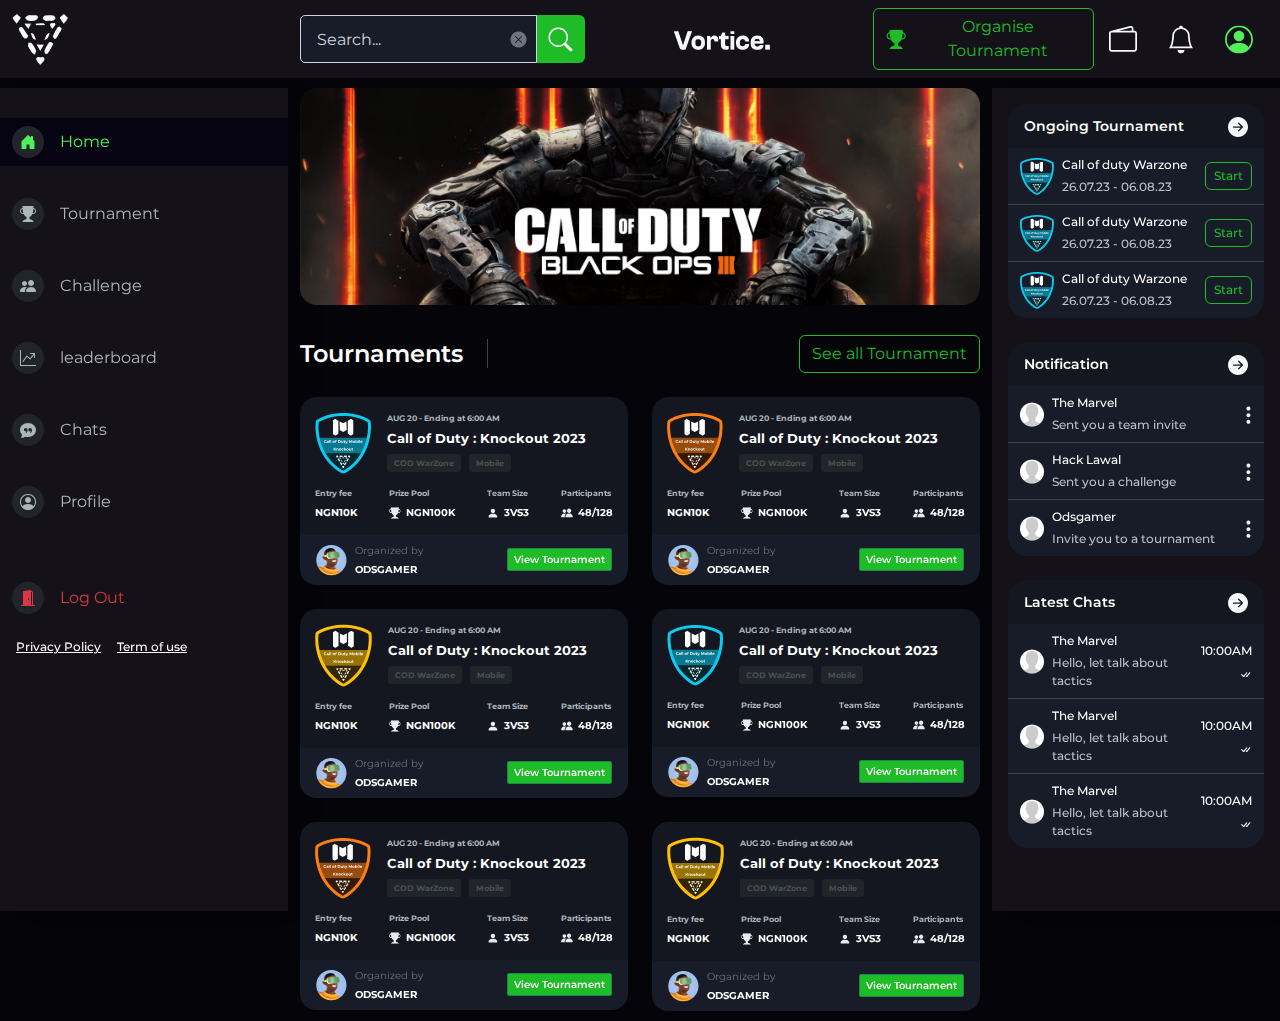
<file: index.html>
<!DOCTYPE html>
<html lang="en">

<head>
    <meta charset="UTF-8">
    <meta name="viewport" content="width=device-width, initial-scale=1.0">
    <link rel="shortcut icon" href="./assets/images/logo-1.png" type="image/x-icon">
    <title>Dashboard Vortice</title>
    <link rel="stylesheet" href="./assets/css/bootstrap/bootstrap.min.css">
    <link href="./assets/plugin/splide/splide.min.css" rel="stylesheet" type="text/css" />
    <link rel="stylesheet" href="./assets/css/style.css">
</head>

<body>

    <div id="wrapper">
        <!-- top navbar -->
        <nav class="navbar navbar-expand-lg bg-body-tertiary sticky-top top-navbar">
            <div class="container-fluid position-relative">
                <a class="navbar-brand py-0" href="#">
                    <img src="./assets/images/logo-1.png" alt="logo-1" class="img-fluid  d-none d-lg-block">
                    <img src="./assets/images/logo-3.png" alt="logo-3" class="img-fluid  d-block d-lg-none">
                </a>
                <!-- <div class="flex-grow-1"> -->

                <div class="collapse navbar-collapse justify-content-between" id="navbarSupportedContent">
                    <form role="search">
                        <div class="input-group">
                            <div class="d-flex align-items-center position-relative">
                                <input type="text" class="form-control" placeholder="Search..." aria-label="Search">
                                <span class="close-btn position-absolute">
                                    <img src="./assets/images/close-icon.png" alt="close" class="img-fluid">
                                </span>
                            </div>
                            <button class="btn-success input-group-text border-0">
                                <svg width="25" height="25" viewBox="0 0 25 25" fill="none"
                                    xmlns="http://www.w3.org/2000/svg">
                                    <path
                                        d="M18.1158 16.0171C19.5683 14.0352 20.2188 11.5779 19.9373 9.13685C19.6557 6.69584 18.4629 4.45114 16.5975 2.85182C14.732 1.25251 12.3314 0.416533 9.87607 0.511142C7.4207 0.605752 5.09159 1.62397 3.35471 3.36209C1.61784 5.10021 0.601287 7.43004 0.508435 9.88548C0.415582 12.3409 1.25328 14.7409 2.85392 16.6052C4.45457 18.4695 6.70013 19.6607 9.14134 19.9405C11.5826 20.2203 14.0394 19.568 16.0203 18.1141H16.0188C16.0638 18.1741 16.1118 18.2311 16.1658 18.2866L21.9408 24.0616C22.2221 24.3431 22.6036 24.5013 23.0015 24.5014C23.3994 24.5016 23.7811 24.3436 24.0626 24.0624C24.344 23.7811 24.5022 23.3996 24.5024 23.0017C24.5025 22.6038 24.3446 22.2221 24.0633 21.9406L18.2883 16.1656C18.2347 16.1113 18.177 16.0612 18.1158 16.0156V16.0171ZM18.5028 10.2511C18.5028 11.3345 18.2894 12.4073 17.8748 13.4083C17.4602 14.4092 16.8525 15.3187 16.0864 16.0848C15.3204 16.8508 14.4109 17.4585 13.41 17.8731C12.409 18.2877 11.3362 18.5011 10.2528 18.5011C9.16941 18.5011 8.09661 18.2877 7.09567 17.8731C6.09474 17.4585 5.18526 16.8508 4.41918 16.0848C3.6531 15.3187 3.04541 14.4092 2.63081 13.4083C2.2162 12.4073 2.00281 11.3345 2.00281 10.2511C2.00281 8.06309 2.87201 5.96467 4.41918 4.4175C5.96636 2.87032 8.06478 2.00113 10.2528 2.00113C12.4408 2.00113 14.5393 2.87032 16.0864 4.4175C17.6336 5.96467 18.5028 8.06309 18.5028 10.2511Z"
                                        fill="white" />
                                </svg>
                            </button>
                        </div>
                    </form>
                    <a class="navbar-brand d-none d-lg-block text-center" href="#">
                        <img src="./assets/images/logo-2.png" alt="logo-2" class="img-fluid">
                    </a>
                    <a href="#" class="btn btn-outline-success d-flex align-items-center gap-2">
                        <svg width="21" height="21" viewBox="0 0 21 21" fill="none" xmlns="http://www.w3.org/2000/svg">
                            <path
                                d="M3.77766 1.03923C3.77766 0.871933 3.84411 0.711492 3.96241 0.593198C4.0807 0.474904 4.24114 0.408447 4.40843 0.408447H17.024C17.1913 0.408447 17.3517 0.474904 17.47 0.593198C17.5883 0.711492 17.6548 0.871933 17.6548 1.03923C17.6548 1.71794 17.6396 2.36386 17.6119 2.97698C18.1104 3.05952 18.5873 3.24104 19.0145 3.51084C19.4417 3.78064 19.8106 4.13325 20.0993 4.54788C20.3881 4.9625 20.5909 5.43075 20.6958 5.92501C20.8007 6.41927 20.8056 6.92954 20.7101 7.42571C20.6147 7.92188 20.4209 8.39392 20.1401 8.81399C19.8593 9.23406 19.4972 9.59365 19.0752 9.87156C18.6533 10.1495 18.1799 10.3401 17.6831 10.4321C17.1863 10.5242 16.6761 10.5158 16.1825 10.4075C15.1859 12.7603 13.8133 13.9109 12.6086 14.2061V16.9474L14.4063 17.3966C14.651 17.4571 14.8819 17.5669 15.0837 17.7183L17.4025 19.4579C17.5084 19.5374 17.5866 19.6481 17.6261 19.7745C17.6656 19.9009 17.6643 20.0364 17.6224 20.162C17.5805 20.2876 17.5002 20.3969 17.3928 20.4743C17.2854 20.5517 17.1564 20.5933 17.024 20.5933H4.40843C4.27605 20.5933 4.14701 20.5517 4.03961 20.4743C3.93221 20.3969 3.85189 20.2876 3.81003 20.162C3.76816 20.0364 3.76687 19.9009 3.80635 19.7745C3.84582 19.6481 3.92406 19.5374 4.02997 19.4579L6.34871 17.7183C6.55056 17.5669 6.78142 17.4571 7.02616 17.3966L8.82388 16.9474V14.2061C7.6191 13.9109 6.24652 12.7603 5.24989 10.4063C4.7561 10.5151 4.2455 10.524 3.74825 10.4322C3.251 10.3404 2.77717 10.15 2.35476 9.87203C1.93235 9.59409 1.56992 9.23433 1.28887 8.81398C1.00781 8.39364 0.813843 7.92123 0.718409 7.42467C0.622975 6.92811 0.628013 6.41746 0.733225 5.92288C0.838437 5.4283 1.04169 4.95982 1.33098 4.5451C1.62027 4.13038 1.98973 3.77783 2.41754 3.50828C2.84536 3.23874 3.32284 3.05765 3.82181 2.97571C3.79211 2.33065 3.77739 1.68498 3.77766 1.03923V1.03923ZM3.90255 4.24358C3.24425 4.36403 2.66077 4.74105 2.28045 5.29171C1.90014 5.84237 1.75415 6.52155 1.8746 7.17985C1.99505 7.83815 2.37207 8.42163 2.92273 8.80195C3.47339 9.18226 4.15257 9.32825 4.81087 9.2078C4.39077 7.88317 4.06908 6.24819 3.90255 4.24358V4.24358ZM16.6228 9.2078C17.2811 9.32825 17.9603 9.18226 18.511 8.80195C19.0616 8.42163 19.4386 7.83815 19.5591 7.17985C19.6795 6.52155 19.5336 5.84237 19.1532 5.29171C18.7729 4.74105 18.1894 4.36403 17.5311 4.24358C17.3634 6.24945 17.0417 7.88317 16.6228 9.2078Z"
                                fill="#1EBC26" />
                        </svg>
                        Organise Tournament
                    </a>
                </div>
                <ul class="navbar-nav flex-row ms-auto">
                    <li class="nav-item">
                        <a href="#" class="nav-link">
                            <svg width="28" height="29" viewBox="0 0 28 29" fill="none"
                                xmlns="http://www.w3.org/2000/svg">
                                <g clip-path="url(#clip0_25_7781)">
                                    <path
                                        d="M21.238 1.07041C21.6249 0.973637 22.0287 0.966277 22.4188 1.04889C22.8089 1.1315 23.1751 1.3019 23.4895 1.54717C23.8039 1.79243 24.0584 2.10611 24.2334 2.46439C24.4085 2.82267 24.4997 3.21613 24.5 3.61491V5.74991H25.375C26.0712 5.74991 26.7389 6.02647 27.2312 6.51875C27.7234 7.01103 28 7.67871 28 8.3749V24.1249C28 24.8211 27.7234 25.4888 27.2312 25.9811C26.7389 26.4733 26.0712 26.7499 25.375 26.7499H2.625C1.92881 26.7499 1.26113 26.4733 0.768845 25.9811C0.276562 25.4888 1.7166e-07 24.8211 1.7166e-07 24.1249V8.3749C-0.000244056 7.69915 0.260124 7.04933 0.726911 6.5607C1.1937 6.07208 1.83094 5.78229 2.506 5.75166L21.238 1.07041ZM9.7335 5.74991H22.75V3.61491C22.7497 3.48214 22.7192 3.35119 22.6608 3.23196C22.6024 3.11274 22.5176 3.00837 22.4129 2.92675C22.3082 2.84514 22.1863 2.78842 22.0564 2.7609C21.9265 2.73338 21.7921 2.73578 21.6632 2.76791L9.7335 5.74991ZM2.625 7.49991C2.39294 7.49991 2.17038 7.59209 2.00628 7.75619C1.84219 7.92028 1.75 8.14284 1.75 8.3749V24.1249C1.75 24.357 1.84219 24.5795 2.00628 24.7436C2.17038 24.9077 2.39294 24.9999 2.625 24.9999H25.375C25.6071 24.9999 25.8296 24.9077 25.9937 24.7436C26.1578 24.5795 26.25 24.357 26.25 24.1249V8.3749C26.25 8.14284 26.1578 7.92028 25.9937 7.75619C25.8296 7.59209 25.6071 7.49991 25.375 7.49991H2.625Z"
                                        fill="#F8F9FA" />
                                </g>
                                <defs>
                                    <clipPath id="clip0_25_7781">
                                        <rect width="28" height="28" fill="white" transform="translate(0 0.5)" />
                                    </clipPath>
                                </defs>
                            </svg>
                        </a>
                    </li>
                    <li class="nav-item dropdown">
                        <a href="#" class="nav-link d-flex align-items-center" role="button" id="navbarDropdown2"
                            data-bs-toggle="dropdown" aria-expanded="false">
                            <svg width="28" height="29" viewBox="0 0 28 29" fill="none"
                                xmlns="http://www.w3.org/2000/svg">
                                <g clip-path="url(#clip0_25_7782)">
                                    <path
                                        d="M14 28.5001C14.9283 28.5001 15.8185 28.1313 16.4749 27.4749C17.1313 26.8186 17.5 25.9283 17.5 25.0001H10.5C10.5 25.9283 10.8687 26.8186 11.5251 27.4749C12.1815 28.1313 13.0717 28.5001 14 28.5001ZM14 3.85657L12.6053 4.13832C11.0232 4.46067 9.60108 5.31975 8.57964 6.57016C7.5582 7.82056 7.00017 9.38549 7 11.0001C7 12.0991 6.7655 14.8448 6.19675 17.5486C5.91675 18.8908 5.53875 20.2891 5.0365 21.5001H22.9635C22.4613 20.2891 22.085 18.8926 21.8032 17.5486C21.2345 14.8448 21 12.0991 21 11.0001C20.9994 9.38579 20.4412 7.82128 19.4198 6.57123C18.3984 5.32118 16.9765 4.46236 15.3947 4.14007L14 3.85482V3.85657ZM24.885 21.5001C25.2753 22.2823 25.7267 22.9018 26.25 23.2501H1.75C2.27325 22.9018 2.72475 22.2823 3.115 21.5001C4.69 18.3501 5.25 12.5401 5.25 11.0001C5.25 6.76507 8.26 3.23007 12.2587 2.42332C12.2343 2.17999 12.2612 1.93424 12.3376 1.70192C12.4139 1.4696 12.5382 1.25587 12.7022 1.07452C12.8663 0.893163 13.0666 0.748207 13.2901 0.648999C13.5136 0.549792 13.7554 0.498535 14 0.498535C14.2446 0.498535 14.4864 0.549792 14.7099 0.648999C14.9334 0.748207 15.1337 0.893163 15.2978 1.07452C15.4618 1.25587 15.5861 1.4696 15.6624 1.70192C15.7388 1.93424 15.7657 2.17999 15.7413 2.42332C17.7192 2.82564 19.4974 3.8992 20.7747 5.46219C22.0519 7.02519 22.7497 8.98157 22.75 11.0001C22.75 12.5401 23.31 18.3501 24.885 21.5001Z"
                                        fill="#F8F9FA" />
                                </g>
                                <defs>
                                    <clipPath id="clip0_25_7782">
                                        <rect width="28" height="28" fill="white" transform="translate(0 0.5)" />
                                    </clipPath>
                                </defs>
                            </svg>
                        </a>

                        <ul class="dropdown-menu position-absolute  mt-3 dropdown-menu-end py-0"
                            aria-labelledby="navbarDropdown2">
                            <h6 class="dropdown-item-text font-15 m-0 py-3 border-bottom direction-row">
                                Notifications <span class="badge bg-soft-primary badge-pill">2</span>
                            </h6>
                            <div class="notification-menu">
                                <!-- item-->
                                <a href="#" class="dropdown-item py-3">
                                    <small class="float-end text-muted ps-2">2 min ago</small>
                                    <div class="media d-flex">
                                        <div class="media-body align-self-center ms-2 text-truncate">
                                            <h6 class="my-0 fw-normal text-dark">Your order is placed</h6>
                                            <small class="text-muted mb-0">Dummy text of the printing and
                                                industry.</small>
                                        </div>
                                        <!--end media-body-->
                                    </div>
                                    <!--end media-->
                                </a>
                                <!--end-item-->
                                <!-- item-->
                                <a href="#" class="dropdown-item py-3">
                                    <small class="float-end text-muted ps-2">10 min ago</small>
                                    <div class="media d-flex">
                                        <div class="media-body align-self-center ms-2 text-truncate">
                                            <h6 class="my-0 fw-normal text-dark">Meeting with designers</h6>
                                            <small class="text-muted mb-0">It is a long established fact that a
                                                reader.</small>
                                        </div>
                                        <!--end media-body-->
                                    </div>
                                    <!--end media-->
                                </a>
                                <!--end-item-->
                                <!-- item-->
                                <a href="#" class="dropdown-item py-3">
                                    <small class="float-end text-muted ps-2">40 min ago</small>
                                    <div class="media d-flex">
                                        <div class="media-body align-self-center ms-2 text-truncate">
                                            <h6 class="my-0 fw-normal text-dark">UX 3 Task complete.</h6>
                                            <small class="text-muted mb-0">Dummy text of the printing.</small>
                                        </div>
                                        <!--end media-body-->
                                    </div>
                                    <!--end media-->
                                </a>
                                <!--end-item-->
                                <!-- item-->
                                <a href="#" class="dropdown-item py-3">
                                    <small class="float-end text-muted ps-2">1 hr ago</small>
                                    <div class="media d-flex">
                                        <div class="media-body align-self-center ms-2 text-truncate">
                                            <h6 class="my-0 fw-normal text-dark">Your order is placed</h6>
                                            <small class="text-muted mb-0">It is a long established fact that a
                                                reader.</small>
                                        </div>
                                        <!--end media-body-->
                                    </div>
                                    <!--end media-->
                                </a>
                                <!--end-item-->
                                <!-- item-->
                                <a href="#" class="dropdown-item py-3">
                                    <small class="float-end text-muted ps-2">2 hrs ago</small>
                                    <div class="media d-flex">
                                        <div class="avatar-md bg-soft-primary">
                                            <i class="ti ti-users"></i>
                                        </div>
                                        <div class="media-body align-self-center ms-2 text-truncate">
                                            <h6 class="my-0 fw-normal text-dark">Payment Successfull</h6>
                                            <small class="text-muted mb-0">Dummy text of the printing.</small>
                                        </div>
                                        <!--end media-body-->
                                    </div>
                                    <!--end media-->
                                </a>
                                <!--end-item-->
                            </div>
                        </ul>
                    </li>
                    <li class="nav-item dropdown">
                        <a href="#" class="nav-link d-flex align-items-center" role="button" id="navbarDropdown"
                            data-bs-toggle="dropdown" aria-expanded="false">
                            <svg width="28" height="29" viewBox="0 0 28 29" fill="none"
                                xmlns="http://www.w3.org/2000/svg">
                                <g clip-path="url(#clip0_25_7784)">
                                    <path
                                        d="M19.25 11C19.25 12.3924 18.6969 13.7277 17.7123 14.7123C16.7277 15.6969 15.3924 16.25 14 16.25C12.6076 16.25 11.2723 15.6969 10.2877 14.7123C9.30312 13.7277 8.75 12.3924 8.75 11C8.75 9.60761 9.30312 8.27226 10.2877 7.28769C11.2723 6.30312 12.6076 5.75 14 5.75C15.3924 5.75 16.7277 6.30312 17.7123 7.28769C18.6969 8.27226 19.25 9.60761 19.25 11Z"
                                        fill="#51EF59" />
                                    <path fill-rule="evenodd" clip-rule="evenodd"
                                        d="M0 14.5C0 10.787 1.475 7.22601 4.10051 4.60051C6.72601 1.975 10.287 0.5 14 0.5C17.713 0.5 21.274 1.975 23.8995 4.60051C26.525 7.22601 28 10.787 28 14.5C28 18.213 26.525 21.774 23.8995 24.3995C21.274 27.025 17.713 28.5 14 28.5C10.287 28.5 6.72601 27.025 4.10051 24.3995C1.475 21.774 0 18.213 0 14.5ZM14 2.25C11.6931 2.25012 9.43314 2.90163 7.4802 4.12955C5.52727 5.35746 3.96074 7.11187 2.96094 9.19084C1.96113 11.2698 1.56868 13.5888 1.82875 15.881C2.08882 18.1732 2.99084 20.3454 4.431 22.1475C5.6735 20.1455 8.40875 18 14 18C19.5912 18 22.3247 20.1438 23.569 22.1475C25.0092 20.3454 25.9112 18.1732 26.1713 15.881C26.4313 13.5888 26.0389 11.2698 25.0391 9.19084C24.0393 7.11187 22.4727 5.35746 20.5198 4.12955C18.5669 2.90163 16.3069 2.25012 14 2.25Z"
                                        fill="#51EF59" />
                                </g>
                                <defs>
                                    <clipPath id="clip0_25_7784">
                                        <rect width="28" height="28" fill="white" transform="translate(0 0.5)" />
                                    </clipPath>
                                </defs>
                            </svg>
                        </a>

                        <ul class="dropdown-menu position-absolute  dropdown-menu-end" aria-labelledby="navbarDropdown">
                            <li class=""><a href="./login.html" class="dropdown-item d-flex  align-items-center">
                                    <?xml version="1.0" ?><!-- Uploaded to: SVG Repo, www.svgrepo.com, Generator: SVG Repo Mixer Tools -->
                                    <svg width="28px" height="28px" viewBox="0 0 1000 1000" data-name="Layer 2"
                                        id="Layer_2" xmlns="http://www.w3.org/2000/svg">
                                        <defs>
                                            <style>
                                                .cls-1 {
                                                    fill: none;
                                                    stroke: #020202;
                                                    stroke-linecap: round;
                                                    stroke-miterlimit: 10;
                                                    stroke-width: 22px;
                                                }

                                                .cls-2 {
                                                    fill: #020202;
                                                }
                                            </style>
                                        </defs>
                                        <path class="cls-1"
                                            d="M591.61,280.48C693.9,317.86,766.91,416,766.91,531.26c0,147.41-119.5,266.91-266.91,266.91S233.09,678.67,233.09,531.26c0-115.22,73-213.4,175.3-250.78" />
                                        <rect class="cls-2" height="160.61" rx="35.92" width="71.84" x="464.08"
                                            y="201.83" />
                                    </svg>
                                    <span class=" d-inline-block">Logout</span>
                                </a></li>
                        </ul>
                    </li>
                </ul>
                <button class="navbar-toggler" type="button" data-bs-toggle="collapse"
                    data-bs-target="#navbarSupportedContent" aria-controls="navbarSupportedContent"
                    aria-expanded="false" aria-label="Toggle navigation">
                    <?xml version="1.0" encoding="utf-8"?><!-- Uploaded to: SVG Repo, www.svgrepo.com, Generator: SVG Repo Mixer Tools -->
                    <svg width="24px" height="24px" viewBox="0 0 24 24" fill="none" xmlns="http://www.w3.org/2000/svg">
                        <path d="M4 18L20 18" stroke="#ffffff" stroke-width="2" stroke-linecap="round" />
                        <path d="M4 12L20 12" stroke="#ffffff" stroke-width="2" stroke-linecap="round" />
                        <path d="M4 6L20 6" stroke="#ffffff" stroke-width="2" stroke-linecap="round" />
                    </svg>
                </button>
            </div>
        </nav>

        <div id="content-wrapper" class="d-flex align-items-start">

            <!-- sidebar Left Start-->
            <div class="sidebar start-0" id="sidebar-left">
                <div class="d-flex flex-column justify-content-between gap-5">
                    <ul class="navbar-nav gap-lg-4">

                        <!-- Nav Item - Home -->
                        <li class="nav-item active">
                            <a class="nav-link" href="index.html">
                                <span class="icon">
                                    <svg width="14" height="14" viewBox="0 0 14 14" fill="none"
                                        xmlns="http://www.w3.org/2000/svg">
                                        <path
                                            d="M5.5 13.4999V9.99492C5.5 9.74992 5.75 9.49992 6 9.49992H8C8.25 9.49992 8.5 9.74992 8.5 9.99992V13.4999C8.5 13.6325 8.55268 13.7597 8.64645 13.8535C8.74022 13.9472 8.86739 13.9999 9 13.9999H13C13.1326 13.9999 13.2598 13.9472 13.3536 13.8535C13.4473 13.7597 13.5 13.6325 13.5 13.4999V6.49992C13.5001 6.43421 13.4873 6.36913 13.4622 6.30839C13.4372 6.24764 13.4004 6.19244 13.354 6.14592L12 4.79292V1.49992C12 1.36731 11.9473 1.24013 11.8536 1.14636C11.7598 1.0526 11.6326 0.999917 11.5 0.999917H10.5C10.3674 0.999917 10.2402 1.0526 10.1464 1.14636C10.0527 1.24013 10 1.36731 10 1.49992V2.79292L7.354 0.145917C7.30756 0.099354 7.25238 0.0624111 7.19163 0.0372047C7.13089 0.0119982 7.06577 -0.000976563 7 -0.000976562C6.93423 -0.000976563 6.86911 0.0119982 6.80837 0.0372047C6.74762 0.0624111 6.69245 0.099354 6.646 0.145917L0.646001 6.14592C0.599599 6.19244 0.562821 6.24764 0.537769 6.30839C0.512717 6.36913 0.499883 6.43421 0.500001 6.49992V13.4999C0.500001 13.6325 0.552679 13.7597 0.646447 13.8535C0.740216 13.9472 0.867393 13.9999 1 13.9999H5C5.13261 13.9999 5.25979 13.9472 5.35355 13.8535C5.44732 13.7597 5.5 13.6325 5.5 13.4999Z"
                                            fill="#ADB5BD" />
                                    </svg>
                                </span>
                                <span class="d-none d-md-inline-block">Home</span></a>
                        </li>
                        <!-- Nav Item - Tournament -->
                        <li class="nav-item">
                            <a class="nav-link" href="./tournament.html">
                                <span class="icon">
                                    <svg width="16" height="16" viewBox="0 0 16 16" fill="none"
                                        xmlns="http://www.w3.org/2000/svg">
                                        <path
                                            d="M2.49989 0.5C2.49989 0.367392 2.55257 0.240215 2.64634 0.146447C2.74011 0.0526784 2.86728 0 2.99989 0L12.9999 0C13.1325 0 13.2597 0.0526784 13.3534 0.146447C13.4472 0.240215 13.4999 0.367392 13.4999 0.5C13.4999 1.038 13.4879 1.55 13.4659 2.036C13.861 2.10143 14.2391 2.24532 14.5777 2.45918C14.9163 2.67304 15.2087 2.95255 15.4376 3.28121C15.6665 3.60987 15.8273 3.98104 15.9104 4.37283C15.9936 4.76461 15.9974 5.16908 15.9218 5.56239C15.8461 5.95569 15.6925 6.32986 15.4699 6.66284C15.2473 6.99581 14.9603 7.28085 14.6259 7.50114C14.2914 7.72144 13.9162 7.87252 13.5223 7.94549C13.1285 8.01846 12.7241 8.01183 12.3329 7.926C11.5429 9.791 10.4549 10.703 9.49989 10.937V13.11L10.9249 13.466C11.1189 13.514 11.3019 13.601 11.4619 13.721L13.2999 15.1C13.3838 15.163 13.4459 15.2507 13.4771 15.3509C13.5084 15.4511 13.5074 15.5586 13.4742 15.6581C13.441 15.7577 13.3774 15.8443 13.2922 15.9056C13.2071 15.967 13.1048 16 12.9999 16H2.99989C2.89495 16 2.79267 15.967 2.70754 15.9056C2.6224 15.8443 2.55873 15.7577 2.52555 15.6581C2.49236 15.5586 2.49134 15.4511 2.52263 15.3509C2.55392 15.2507 2.61594 15.163 2.69989 15.1L4.53789 13.721C4.69789 13.601 4.88089 13.514 5.07489 13.466L6.49989 13.11V10.937C5.54489 10.703 4.45689 9.791 3.66689 7.925C3.27548 8.01129 2.87074 8.01828 2.47658 7.94554C2.08242 7.87281 1.70684 7.72183 1.372 7.50151C1.03717 7.2812 0.749879 6.99602 0.527097 6.66283C0.304316 6.32963 0.15056 5.95517 0.0749126 5.56156C-0.000735343 5.16795 0.00325788 4.76318 0.0866564 4.37114C0.170055 3.97909 0.331168 3.60774 0.56048 3.279C0.789791 2.95027 1.08265 2.67082 1.42177 2.45715C1.76088 2.24349 2.13937 2.09995 2.53489 2.035C2.51135 1.52367 2.49968 1.01187 2.49989 0.5ZM2.59889 3.04C2.07708 3.13548 1.61456 3.43433 1.3131 3.87083C1.01164 4.30732 0.895913 4.84569 0.991391 5.3675C1.08687 5.88931 1.38573 6.35183 1.82222 6.65329C2.25871 6.95476 2.79708 7.07048 3.31889 6.975C2.98589 5.925 2.73089 4.629 2.59889 3.04ZM12.6819 6.975C13.2037 7.07048 13.7421 6.95476 14.1786 6.65329C14.6151 6.35183 14.9139 5.88931 15.0094 5.3675C15.1049 4.84569 14.9891 4.30732 14.6877 3.87083C14.3862 3.43433 13.9237 3.13548 13.4019 3.04C13.2689 4.63 13.0139 5.925 12.6819 6.975Z"
                                            fill="#ADB5BD" />
                                    </svg>
                                </span>
                                <span class="d-none d-md-inline-block">Tournament</span></a>
                        </li>

                        <!-- Nav Item - Challenge -->
                        <li class="nav-item">
                            <a class="nav-link" href="./challenge.html">
                                <span class="icon">
                                    <svg width="16" height="16" viewBox="0 0 16 16" fill="none"
                                        xmlns="http://www.w3.org/2000/svg">
                                        <path
                                            d="M7 14C7 14 6 14 6 13C6 12 7 9 11 9C15 9 16 12 16 13C16 14 15 14 15 14H7ZM11 8C11.7956 8 12.5587 7.68393 13.1213 7.12132C13.6839 6.55871 14 5.79565 14 5C14 4.20435 13.6839 3.44129 13.1213 2.87868C12.5587 2.31607 11.7956 2 11 2C10.2044 2 9.44129 2.31607 8.87868 2.87868C8.31607 3.44129 8 4.20435 8 5C8 5.79565 8.31607 6.55871 8.87868 7.12132C9.44129 7.68393 10.2044 8 11 8Z"
                                            fill="#ADB5BD" />
                                        <path fill-rule="evenodd" clip-rule="evenodd"
                                            d="M5.216 14C5.06776 13.6878 4.99382 13.3455 5 13C5 11.645 5.68 10.25 6.936 9.28C6.30909 9.08684 5.65595 8.99237 5 9C1 9 0 12 0 13C0 14 1 14 1 14H5.216Z"
                                            fill="#ADB5BD" />
                                        <path
                                            d="M4.5 8C5.16304 8 5.79893 7.73661 6.26777 7.26777C6.73661 6.79893 7 6.16304 7 5.5C7 4.83696 6.73661 4.20107 6.26777 3.73223C5.79893 3.26339 5.16304 3 4.5 3C3.83696 3 3.20107 3.26339 2.73223 3.73223C2.26339 4.20107 2 4.83696 2 5.5C2 6.16304 2.26339 6.79893 2.73223 7.26777C3.20107 7.73661 3.83696 8 4.5 8Z"
                                            fill="#ADB5BD" />
                                    </svg>
                                </span>
                                <span class="d-none d-md-inline-block">Challenge</span></a>
                        </li>
                        <!-- Nav Item - leaderboard -->
                        <li class="nav-item">
                            <a class="nav-link" href="./leaderboard.html">
                                <span class="icon">
                                    <svg width="16" height="16" viewBox="0 0 16 16" fill="none"
                                        xmlns="http://www.w3.org/2000/svg">
                                        <g clip-path="url(#clip0_25_7807)">
                                            <path fill-rule="evenodd" clip-rule="evenodd"
                                                d="M0 0H1V15H16V16H0V0ZM10 3.5C10 3.36739 10.0527 3.24021 10.1464 3.14645C10.2402 3.05268 10.3674 3 10.5 3H14.5C14.6326 3 14.7598 3.05268 14.8536 3.14645C14.9473 3.24021 15 3.36739 15 3.5V7.5C15 7.63261 14.9473 7.75979 14.8536 7.85355C14.7598 7.94732 14.6326 8 14.5 8C14.3674 8 14.2402 7.94732 14.1464 7.85355C14.0527 7.75979 14 7.63261 14 7.5V4.9L10.387 9.317C10.3428 9.37099 10.2877 9.41511 10.2254 9.44655C10.1631 9.47798 10.0949 9.49602 10.0252 9.4995C9.9555 9.50299 9.88584 9.49184 9.8207 9.46678C9.75556 9.44172 9.69639 9.4033 9.647 9.354L7.06 6.767L3.404 11.794C3.32402 11.8957 3.20774 11.9624 3.07958 11.9802C2.95143 11.9979 2.82138 11.9653 2.71677 11.8892C2.61216 11.8131 2.54113 11.6994 2.51861 11.572C2.49609 11.4446 2.52383 11.3134 2.596 11.206L6.596 5.706C6.63846 5.64751 6.69309 5.59893 6.75613 5.56359C6.81917 5.52825 6.88912 5.50699 6.96117 5.50129C7.03322 5.49559 7.10564 5.50557 7.17346 5.53055C7.24128 5.55554 7.30287 5.59492 7.354 5.646L9.963 8.256L13.445 4H10.5C10.3674 4 10.2402 3.94732 10.1464 3.85355C10.0527 3.75979 10 3.63261 10 3.5Z"
                                                fill="#ADB5BD" />
                                        </g>
                                        <defs>
                                            <clipPath id="clip0_25_7807">
                                                <rect width="16" height="16" fill="white" />
                                            </clipPath>
                                        </defs>
                                    </svg>
                                </span>
                                <span class="d-none d-md-inline-block">leaderboard</span></a>
                        </li>

                        <!-- Nav Item - Chats -->
                        <li class="nav-item">
                            <a class="nav-link" href="./chats.html">
                                <span class="icon">
                                    <svg width="16" height="16" viewBox="0 0 16 16" fill="none"
                                        xmlns="http://www.w3.org/2000/svg">
                                        <path
                                            d="M16 8C16 11.866 12.418 15 8 15C7.20765 15.0011 6.41859 14.8982 5.653 14.694C5.069 14.99 3.728 15.558 1.472 15.928C1.272 15.96 1.12 15.752 1.199 15.566C1.553 14.73 1.873 13.616 1.969 12.6C0.744 11.37 0 9.76 0 8C0 4.134 3.582 1 8 1C12.418 1 16 4.134 16 8ZM7.194 6.766C7.12808 6.66762 7.052 6.57645 6.967 6.494C6.83335 6.35637 6.67401 6.2463 6.498 6.17L6.49 6.166C6.25317 6.05604 5.99511 5.99937 5.734 6C4.776 6 4 6.746 4 7.667C4 8.587 4.776 9.333 5.734 9.333C6.077 9.333 6.396 9.238 6.665 9.073C6.528 9.462 6.275 9.877 5.855 10.293C5.81544 10.3316 5.7842 10.3779 5.76321 10.4291C5.74222 10.4802 5.73193 10.5351 5.73296 10.5904C5.73399 10.6457 5.74632 10.7001 5.7692 10.7505C5.79208 10.8008 5.82503 10.8459 5.866 10.883C6.039 11.043 6.313 11.038 6.48 10.873C7.814 9.544 7.85 8.115 7.421 7.167C7.35799 7.02687 7.28199 6.89296 7.194 6.767V6.766ZM11 9.073C10.864 9.462 10.61 9.877 10.19 10.293C10.1505 10.3317 10.1193 10.378 10.0984 10.4292C10.0775 10.4804 10.0673 10.5353 10.0684 10.5906C10.0696 10.6459 10.082 10.7003 10.105 10.7506C10.1279 10.8009 10.161 10.846 10.202 10.883C10.374 11.043 10.648 11.038 10.815 10.873C12.149 9.544 12.185 8.115 11.757 7.167C11.6936 7.02685 11.6173 6.89293 11.529 6.767C11.4632 6.66826 11.3871 6.57676 11.302 6.494C11.1684 6.35635 11.009 6.24627 10.833 6.17L10.825 6.166C10.5885 6.05618 10.3308 5.99952 10.07 6C9.113 6 8.336 6.746 8.336 7.667C8.336 8.587 9.113 9.333 10.07 9.333C10.413 9.333 10.732 9.238 11.001 9.073H11Z"
                                            fill="#ADB5BD" />
                                    </svg>
                                </span>
                                <span class="d-none d-md-inline-block">Chats</span></a>
                        </li>

                        <!-- Nav Item - Profile -->
                        <li class="nav-item">
                            <a class="nav-link" href="./profile.html">
                                <span class="icon">
                                    <svg width="16" height="16" viewBox="0 0 16 16" fill="none"
                                        xmlns="http://www.w3.org/2000/svg">
                                        <g clip-path="url(#clip0_25_7817)">
                                            <path
                                                d="M11 6C11 6.79565 10.6839 7.55871 10.1213 8.12132C9.55871 8.68393 8.79565 9 8 9C7.20435 9 6.44129 8.68393 5.87868 8.12132C5.31607 7.55871 5 6.79565 5 6C5 5.20435 5.31607 4.44129 5.87868 3.87868C6.44129 3.31607 7.20435 3 8 3C8.79565 3 9.55871 3.31607 10.1213 3.87868C10.6839 4.44129 11 5.20435 11 6Z"
                                                fill="#ADB5BD" />
                                            <path fill-rule="evenodd" clip-rule="evenodd"
                                                d="M0 8C0 5.87827 0.842855 3.84344 2.34315 2.34315C3.84344 0.842855 5.87827 0 8 0C10.1217 0 12.1566 0.842855 13.6569 2.34315C15.1571 3.84344 16 5.87827 16 8C16 10.1217 15.1571 12.1566 13.6569 13.6569C12.1566 15.1571 10.1217 16 8 16C5.87827 16 3.84344 15.1571 2.34315 13.6569C0.842855 12.1566 0 10.1217 0 8ZM8 1C6.68178 1.00007 5.39037 1.37236 4.2744 2.07403C3.15844 2.77569 2.26328 3.77821 1.69196 4.96619C1.12065 6.15418 0.896386 7.47934 1.045 8.78916C1.19361 10.099 1.70905 11.3402 2.532 12.37C3.242 11.226 4.805 10 8 10C11.195 10 12.757 11.225 13.468 12.37C14.2909 11.3402 14.8064 10.099 14.955 8.78916C15.1036 7.47934 14.8794 6.15418 14.308 4.96619C13.7367 3.77821 12.8416 2.77569 11.7256 2.07403C10.6096 1.37236 9.31822 1.00007 8 1Z"
                                                fill="#ADB5BD" />
                                        </g>
                                        <defs>
                                            <clipPath id="clip0_25_7817">
                                                <rect width="16" height="16" fill="white" />
                                            </clipPath>
                                        </defs>
                                    </svg>
                                </span>

                                <span class="d-none d-md-inline-block">Profile</span></a>
                        </li>
                    </ul>
                    <div class="d-flex flex-column">
                        <div class="logout-btn nav-item">
                            <a class="nav-link" href="tables.html">
                                <img src="./assets/images/logout.png" alt="icon" class="img-fluid">
                                <span class="text-danger d-none d-md-inline-block">Log Out</span>
                            </a>
                        </div>
                        <div class="d-flex align-items-center gap-3 p-3 flex-wrap mb-3">
                            <a href="#" class="link">Privacy Policy</a>
                            <a href="#" class="link">Term of use</a>
                        </div>
                    </div>
                </div>

            </div>
            <!-- sidebar Left end -->

            <!-- content start -->
            <div id="content" class="home-page">
                <div class="container-fluid">
                    <!-- banner -->
                    <div class="banner">
                        <img src="./assets/images/banner.png" alt="banner" class="img-fluid w-100">
                    </div>
                    <!-- main headings -->
                    <div class="row align-items-center mb-4">
                        <div class="col-sm-8 d-flex">
                            <div class="d-flex flex-column justify-content-start align-items-start gap-2 mb-4 mb-sm-0 border-end pe-4">
                                <h2 class="main-heading">Tournaments</h2>
                            </div>
                        </div>
                        <div class="col-sm-4 text-center text-sm-end">
                            <div class="btn btn-outline-success">See all Tournament</div>
                        </div>
                    </div>
                    <!--Tournaments cards -->
                    <div class="row row-cols-xxl-3 row-cols-xl-2 row-cals-sm-1 gy-4">
                        <!-- tournament-card 1 -->
                        <div class="col">
                            <div class="tournament-card card bg-transparent border-0 rounded-4 overflow-hidden">
                                <div class="card-body">
                                    <div class="d-flex gap-3 align-items-center">
                                        <img src="./assets/images/Badges-3.png" alt="img" class="img-fluid">
                                        <div class="d-flex flex-column gap-2">
                                            <p class="tournament-time-table">AUG 20 - Ending at 6:00 AM</p>
                                            <h3 class="tournament-game-name">Call of Duty : Knockout 2023</h3>
                                            <div class="d-flex gap-2">
                                                <span class="badge">COD WarZone</span>
                                                <span class="badge">Mobile</span>
                                            </div>
                                        </div>
                                    </div>
                                    <div class="tournament-menu d-flex justify-content-between">
                                        <div class="menu-items">
                                            <p class="menu-title">Entry fee</p>
                                            <p class="menu-name">NGN10K</p>
                                        </div>
                                        <div class="menu-items">
                                            <p class="menu-title">Prize Pool</p>
                                            <p class="menu-name">
                                                <svg width="12" height="12" viewBox="0 0 30 30" fill="none"
                                                    xmlns="http://www.w3.org/2000/svg">
                                                    <g clip-path="url(#clip0_202_5300)">
                                                        <path
                                                            d="M4.64939 1.58207C4.64939 1.34179 4.74484 1.11135 4.91474 0.941443C5.08465 0.771538 5.31509 0.676086 5.55537 0.676086H23.675C23.9153 0.676086 24.1458 0.771538 24.3157 0.941443C24.4856 1.11135 24.581 1.34179 24.581 1.58207C24.581 2.55691 24.5593 3.48463 24.5194 4.36525C25.2354 4.48381 25.9203 4.74453 26.5339 5.13204C27.1475 5.51955 27.6773 6.026 28.0921 6.62152C28.5068 7.21705 28.7981 7.8896 28.9488 8.5995C29.0995 9.3094 29.1065 10.0423 28.9694 10.7549C28.8323 11.4676 28.5539 12.1456 28.1506 12.7489C27.7473 13.3523 27.2273 13.8687 26.6212 14.2679C26.0151 14.6671 25.3353 14.9408 24.6217 15.073C23.9081 15.2053 23.1753 15.1932 22.4664 15.0377C21.035 18.417 19.0636 20.0696 17.3331 20.4936V24.431L19.9152 25.076C20.2667 25.163 20.5983 25.3206 20.8882 25.5381L24.2186 28.0368C24.3707 28.1509 24.4831 28.3099 24.5398 28.4914C24.5965 28.6729 24.5946 28.8677 24.5345 29.0481C24.4744 29.2284 24.359 29.3853 24.2048 29.4965C24.0505 29.6077 23.8652 29.6675 23.675 29.6675H5.55537C5.36522 29.6675 5.17989 29.6077 5.02563 29.4965C4.87138 29.3853 4.75601 29.2284 4.69588 29.0481C4.63575 28.8677 4.6339 28.6729 4.6906 28.4914C4.74729 28.3099 4.85966 28.1509 5.01178 28.0368L8.34217 25.5381C8.63209 25.3206 8.96368 25.163 9.3152 25.076L11.8973 24.431V20.4936C10.1668 20.0696 8.19541 18.417 6.76395 15.0359C6.05472 15.1923 5.32135 15.2049 4.60715 15.0731C3.89295 14.9413 3.2124 14.6678 2.60569 14.2686C1.99899 13.8694 1.47843 13.3526 1.07475 12.7489C0.67108 12.1452 0.392481 11.4667 0.25541 10.7534C0.118338 10.0402 0.125574 9.3068 0.276689 8.59643C0.427804 7.88607 0.719735 7.21319 1.13524 6.61753C1.55075 6.02187 2.0814 5.51552 2.69586 5.12836C3.31033 4.74121 3.99614 4.48112 4.71281 4.36344C4.67015 3.43693 4.649 2.50956 4.64939 1.58207ZM4.82877 6.18446C3.88326 6.35746 3.04521 6.89898 2.49896 7.68989C1.95272 8.4808 1.74303 9.4563 1.91604 10.4018C2.08904 11.3473 2.63056 12.1854 3.42147 12.7316C4.21237 13.2779 5.18788 13.4875 6.13339 13.3145C5.53 11.412 5.06795 9.06368 4.82877 6.18446ZM23.0988 13.3145C24.0443 13.4875 25.0198 13.2779 25.8107 12.7316C26.6017 12.1854 27.1432 11.3473 27.3162 10.4018C27.4892 9.4563 27.2795 8.4808 26.7332 7.68989C26.187 6.89898 25.3489 6.35746 24.4034 6.18446C24.1624 9.06549 23.7004 11.412 23.0988 13.3145Z"
                                                            fill="#E9ECEF"></path>
                                                    </g>
                                                    <defs>
                                                        <clipPath id="clip0_202_5300">
                                                            <rect width="28.9915" height="28.9915" fill="white"
                                                                transform="translate(0.119629 0.676086)"></rect>
                                                        </clipPath>
                                                    </defs>
                                                </svg>
                                                NGN100K
                                            </p>
                                        </div>
                                        <div class="menu-items">
                                            <p class="menu-title">Team Size</p>
                                            <p class="menu-name">
                                                <svg width="12" height="12" viewBox="0 0 30 30" fill="none"
                                                    xmlns="http://www.w3.org/2000/svg">
                                                    <path
                                                        d="M5.79488 26.0879C5.79488 26.0879 3.98291 26.0879 3.98291 24.276C3.98291 22.464 5.79488 17.0281 14.8547 17.0281C23.9145 17.0281 25.7265 22.464 25.7265 24.276C25.7265 26.0879 23.9145 26.0879 23.9145 26.0879H5.79488ZM14.8547 15.2162C16.2964 15.2162 17.679 14.6434 18.6985 13.624C19.7179 12.6046 20.2906 11.2219 20.2906 9.78026C20.2906 8.33857 19.7179 6.95593 18.6985 5.9365C17.679 4.91707 16.2964 4.34436 14.8547 4.34436C13.413 4.34436 12.0304 4.91707 11.0109 5.9365C9.99152 6.95593 9.41881 8.33857 9.41881 9.78026C9.41881 11.2219 9.99152 12.6046 11.0109 13.624C12.0304 14.6434 13.413 15.2162 14.8547 15.2162Z"
                                                        fill="#E9ECEF"></path>
                                                </svg>
                                                3VS3
                                            </p>
                                        </div>
                                        <div class="menu-items">
                                            <p class="menu-title">Participants</p>
                                            <p class="menu-name">
                                                <svg width="12" height="12" viewBox="0 0 30 23" fill="none"
                                                    xmlns="http://www.w3.org/2000/svg">
                                                    <path
                                                        d="M13.0426 22.0879C13.0426 22.0879 11.2307 22.0879 11.2307 20.276C11.2307 18.464 13.0426 13.0281 20.2905 13.0281C27.5384 13.0281 29.3503 18.464 29.3503 20.276C29.3503 22.0879 27.5384 22.0879 27.5384 22.0879H13.0426ZM20.2905 11.2162C21.7322 11.2162 23.1148 10.6434 24.1343 9.62402C25.1537 8.60459 25.7264 7.22195 25.7264 5.78026C25.7264 4.33857 25.1537 2.95593 24.1343 1.9365C23.1148 0.917069 21.7322 0.34436 20.2905 0.34436C18.8488 0.34436 17.4662 0.917069 16.4467 1.9365C15.4273 2.95593 14.8546 4.33857 14.8546 5.78026C14.8546 7.22195 15.4273 8.60459 16.4467 9.62402C17.4662 10.6434 18.8488 11.2162 20.2905 11.2162Z"
                                                        fill="#E9ECEF"></path>
                                                    <path fill-rule="evenodd" clip-rule="evenodd"
                                                        d="M9.8101 22.0879C9.54149 21.5223 9.40752 20.9021 9.41872 20.276C9.41872 17.8208 10.6509 15.2931 12.9267 13.5355C11.7907 13.1855 10.6073 13.0143 9.41872 13.0281C2.17085 13.0281 0.358887 18.464 0.358887 20.276C0.358887 22.0879 2.17085 22.0879 2.17085 22.0879H9.8101Z"
                                                        fill="#E9ECEF"></path>
                                                    <path
                                                        d="M8.51273 11.2162C9.71414 11.2162 10.8663 10.7389 11.7159 9.88937C12.5654 9.03985 13.0426 7.88765 13.0426 6.68624C13.0426 5.48483 12.5654 4.33263 11.7159 3.48311C10.8663 2.63358 9.71414 2.15633 8.51273 2.15633C7.31132 2.15633 6.15912 2.63358 5.3096 3.48311C4.46008 4.33263 3.98282 5.48483 3.98282 6.68624C3.98282 7.88765 4.46008 9.03985 5.3096 9.88937C6.15912 10.7389 7.31132 11.2162 8.51273 11.2162Z"
                                                        fill="#E9ECEF"></path>
                                                </svg>

                                                48/128
                                            </p>
                                        </div>
                                    </div>
                                </div>
                                <div class="card-footer d-flex justify-content-between align-items-center">
                                    <div class="card-profile d-flex justify-content-between align-items-center gap-2">
                                        <img src="./assets/images/profile.png" alt="img"
                                            class="img-fluid rounded-circle">
                                        <div class="d-flex flex-column gap-1">
                                            <p class="profile-label">Organized by</p>
                                            <h6 class="profile-name fw-bolder text-white">ODSGAMER</h6>
                                        </div>
                                    </div>
                                    <a href="#" class="btn btn-success">View Tournament</a>
                                </div>
                            </div>
                        </div>
                        <!-- tournament-card 2 -->
                        <div class="col">
                            <div class="tournament-card card bg-transparent border-0 rounded-4 overflow-hidden">
                                <div class="card-body">
                                    <div class="d-flex gap-3 align-items-center">
                                        <img src="./assets/images/Badges-2.png" alt="img" class="img-fluid">
                                        <div class="d-flex flex-column gap-2">
                                            <p class="tournament-time-table">AUG 20 - Ending at 6:00 AM</p>
                                            <h3 class="tournament-game-name">Call of Duty : Knockout 2023</h3>
                                            <div class="d-flex gap-2">
                                                <span class="badge">COD WarZone</span>
                                                <span class="badge">Mobile</span>
                                            </div>
                                        </div>
                                    </div>
                                    <div class="tournament-menu d-flex justify-content-between">
                                        <div class="menu-items">
                                            <p class="menu-title">Entry fee</p>
                                            <p class="menu-name">NGN10K</p>
                                        </div>
                                        <div class="menu-items">
                                            <p class="menu-title">Prize Pool</p>
                                            <p class="menu-name">
                                                <svg width="12" height="12" viewBox="0 0 30 30" fill="none"
                                                    xmlns="http://www.w3.org/2000/svg">
                                                    <g clip-path="url(#clip0_202_5300)">
                                                        <path
                                                            d="M4.64939 1.58207C4.64939 1.34179 4.74484 1.11135 4.91474 0.941443C5.08465 0.771538 5.31509 0.676086 5.55537 0.676086H23.675C23.9153 0.676086 24.1458 0.771538 24.3157 0.941443C24.4856 1.11135 24.581 1.34179 24.581 1.58207C24.581 2.55691 24.5593 3.48463 24.5194 4.36525C25.2354 4.48381 25.9203 4.74453 26.5339 5.13204C27.1475 5.51955 27.6773 6.026 28.0921 6.62152C28.5068 7.21705 28.7981 7.8896 28.9488 8.5995C29.0995 9.3094 29.1065 10.0423 28.9694 10.7549C28.8323 11.4676 28.5539 12.1456 28.1506 12.7489C27.7473 13.3523 27.2273 13.8687 26.6212 14.2679C26.0151 14.6671 25.3353 14.9408 24.6217 15.073C23.9081 15.2053 23.1753 15.1932 22.4664 15.0377C21.035 18.417 19.0636 20.0696 17.3331 20.4936V24.431L19.9152 25.076C20.2667 25.163 20.5983 25.3206 20.8882 25.5381L24.2186 28.0368C24.3707 28.1509 24.4831 28.3099 24.5398 28.4914C24.5965 28.6729 24.5946 28.8677 24.5345 29.0481C24.4744 29.2284 24.359 29.3853 24.2048 29.4965C24.0505 29.6077 23.8652 29.6675 23.675 29.6675H5.55537C5.36522 29.6675 5.17989 29.6077 5.02563 29.4965C4.87138 29.3853 4.75601 29.2284 4.69588 29.0481C4.63575 28.8677 4.6339 28.6729 4.6906 28.4914C4.74729 28.3099 4.85966 28.1509 5.01178 28.0368L8.34217 25.5381C8.63209 25.3206 8.96368 25.163 9.3152 25.076L11.8973 24.431V20.4936C10.1668 20.0696 8.19541 18.417 6.76395 15.0359C6.05472 15.1923 5.32135 15.2049 4.60715 15.0731C3.89295 14.9413 3.2124 14.6678 2.60569 14.2686C1.99899 13.8694 1.47843 13.3526 1.07475 12.7489C0.67108 12.1452 0.392481 11.4667 0.25541 10.7534C0.118338 10.0402 0.125574 9.3068 0.276689 8.59643C0.427804 7.88607 0.719735 7.21319 1.13524 6.61753C1.55075 6.02187 2.0814 5.51552 2.69586 5.12836C3.31033 4.74121 3.99614 4.48112 4.71281 4.36344C4.67015 3.43693 4.649 2.50956 4.64939 1.58207ZM4.82877 6.18446C3.88326 6.35746 3.04521 6.89898 2.49896 7.68989C1.95272 8.4808 1.74303 9.4563 1.91604 10.4018C2.08904 11.3473 2.63056 12.1854 3.42147 12.7316C4.21237 13.2779 5.18788 13.4875 6.13339 13.3145C5.53 11.412 5.06795 9.06368 4.82877 6.18446ZM23.0988 13.3145C24.0443 13.4875 25.0198 13.2779 25.8107 12.7316C26.6017 12.1854 27.1432 11.3473 27.3162 10.4018C27.4892 9.4563 27.2795 8.4808 26.7332 7.68989C26.187 6.89898 25.3489 6.35746 24.4034 6.18446C24.1624 9.06549 23.7004 11.412 23.0988 13.3145Z"
                                                            fill="#E9ECEF"></path>
                                                    </g>
                                                    <defs>
                                                        <clipPath id="clip0_202_5300">
                                                            <rect width="28.9915" height="28.9915" fill="white"
                                                                transform="translate(0.119629 0.676086)"></rect>
                                                        </clipPath>
                                                    </defs>
                                                </svg>
                                                NGN100K
                                            </p>
                                        </div>
                                        <div class="menu-items">
                                            <p class="menu-title">Team Size</p>
                                            <p class="menu-name">
                                                <svg width="12" height="12" viewBox="0 0 30 30" fill="none"
                                                    xmlns="http://www.w3.org/2000/svg">
                                                    <path
                                                        d="M5.79488 26.0879C5.79488 26.0879 3.98291 26.0879 3.98291 24.276C3.98291 22.464 5.79488 17.0281 14.8547 17.0281C23.9145 17.0281 25.7265 22.464 25.7265 24.276C25.7265 26.0879 23.9145 26.0879 23.9145 26.0879H5.79488ZM14.8547 15.2162C16.2964 15.2162 17.679 14.6434 18.6985 13.624C19.7179 12.6046 20.2906 11.2219 20.2906 9.78026C20.2906 8.33857 19.7179 6.95593 18.6985 5.9365C17.679 4.91707 16.2964 4.34436 14.8547 4.34436C13.413 4.34436 12.0304 4.91707 11.0109 5.9365C9.99152 6.95593 9.41881 8.33857 9.41881 9.78026C9.41881 11.2219 9.99152 12.6046 11.0109 13.624C12.0304 14.6434 13.413 15.2162 14.8547 15.2162Z"
                                                        fill="#E9ECEF"></path>
                                                </svg>
                                                3VS3
                                            </p>
                                        </div>
                                        <div class="menu-items">
                                            <p class="menu-title">Participants</p>
                                            <p class="menu-name">
                                                <svg width="12" height="12" viewBox="0 0 30 23" fill="none"
                                                    xmlns="http://www.w3.org/2000/svg">
                                                    <path
                                                        d="M13.0426 22.0879C13.0426 22.0879 11.2307 22.0879 11.2307 20.276C11.2307 18.464 13.0426 13.0281 20.2905 13.0281C27.5384 13.0281 29.3503 18.464 29.3503 20.276C29.3503 22.0879 27.5384 22.0879 27.5384 22.0879H13.0426ZM20.2905 11.2162C21.7322 11.2162 23.1148 10.6434 24.1343 9.62402C25.1537 8.60459 25.7264 7.22195 25.7264 5.78026C25.7264 4.33857 25.1537 2.95593 24.1343 1.9365C23.1148 0.917069 21.7322 0.34436 20.2905 0.34436C18.8488 0.34436 17.4662 0.917069 16.4467 1.9365C15.4273 2.95593 14.8546 4.33857 14.8546 5.78026C14.8546 7.22195 15.4273 8.60459 16.4467 9.62402C17.4662 10.6434 18.8488 11.2162 20.2905 11.2162Z"
                                                        fill="#E9ECEF"></path>
                                                    <path fill-rule="evenodd" clip-rule="evenodd"
                                                        d="M9.8101 22.0879C9.54149 21.5223 9.40752 20.9021 9.41872 20.276C9.41872 17.8208 10.6509 15.2931 12.9267 13.5355C11.7907 13.1855 10.6073 13.0143 9.41872 13.0281C2.17085 13.0281 0.358887 18.464 0.358887 20.276C0.358887 22.0879 2.17085 22.0879 2.17085 22.0879H9.8101Z"
                                                        fill="#E9ECEF"></path>
                                                    <path
                                                        d="M8.51273 11.2162C9.71414 11.2162 10.8663 10.7389 11.7159 9.88937C12.5654 9.03985 13.0426 7.88765 13.0426 6.68624C13.0426 5.48483 12.5654 4.33263 11.7159 3.48311C10.8663 2.63358 9.71414 2.15633 8.51273 2.15633C7.31132 2.15633 6.15912 2.63358 5.3096 3.48311C4.46008 4.33263 3.98282 5.48483 3.98282 6.68624C3.98282 7.88765 4.46008 9.03985 5.3096 9.88937C6.15912 10.7389 7.31132 11.2162 8.51273 11.2162Z"
                                                        fill="#E9ECEF"></path>
                                                </svg>

                                                48/128
                                            </p>
                                        </div>
                                    </div>
                                </div>
                                <div class="card-footer d-flex justify-content-between align-items-center">
                                    <div class="card-profile d-flex justify-content-between align-items-center gap-2">
                                        <img src="./assets/images/profile.png" alt="img"
                                            class="img-fluid rounded-circle">
                                        <div class="d-flex flex-column gap-1">
                                            <p class="profile-label">Organized by</p>
                                            <h6 class="profile-name fw-bolder text-white">ODSGAMER</h6>
                                        </div>
                                    </div>
                                    <a href="#" class="btn btn-success">View Tournament</a>
                                </div>
                            </div>
                        </div>
                        <!-- tournament-card 3 -->
                        <div class="col">
                            <div class="tournament-card card bg-transparent border-0 rounded-4 overflow-hidden">
                                <div class="card-body">
                                    <div class="d-flex gap-3 align-items-center">
                                        <img src="./assets/images/Badges-1.png" alt="img" class="img-fluid">
                                        <div class="d-flex flex-column gap-2">
                                            <p class="tournament-time-table">AUG 20 - Ending at 6:00 AM</p>
                                            <h3 class="tournament-game-name">Call of Duty : Knockout 2023</h3>
                                            <div class="d-flex gap-2">
                                                <span class="badge">COD WarZone</span>
                                                <span class="badge">Mobile</span>
                                            </div>
                                        </div>
                                    </div>
                                    <div class="tournament-menu d-flex justify-content-between">
                                        <div class="menu-items">
                                            <p class="menu-title">Entry fee</p>
                                            <p class="menu-name">NGN10K</p>
                                        </div>
                                        <div class="menu-items">
                                            <p class="menu-title">Prize Pool</p>
                                            <p class="menu-name">
                                                <svg width="12" height="12" viewBox="0 0 30 30" fill="none"
                                                    xmlns="http://www.w3.org/2000/svg">
                                                    <g clip-path="url(#clip0_202_5300)">
                                                        <path
                                                            d="M4.64939 1.58207C4.64939 1.34179 4.74484 1.11135 4.91474 0.941443C5.08465 0.771538 5.31509 0.676086 5.55537 0.676086H23.675C23.9153 0.676086 24.1458 0.771538 24.3157 0.941443C24.4856 1.11135 24.581 1.34179 24.581 1.58207C24.581 2.55691 24.5593 3.48463 24.5194 4.36525C25.2354 4.48381 25.9203 4.74453 26.5339 5.13204C27.1475 5.51955 27.6773 6.026 28.0921 6.62152C28.5068 7.21705 28.7981 7.8896 28.9488 8.5995C29.0995 9.3094 29.1065 10.0423 28.9694 10.7549C28.8323 11.4676 28.5539 12.1456 28.1506 12.7489C27.7473 13.3523 27.2273 13.8687 26.6212 14.2679C26.0151 14.6671 25.3353 14.9408 24.6217 15.073C23.9081 15.2053 23.1753 15.1932 22.4664 15.0377C21.035 18.417 19.0636 20.0696 17.3331 20.4936V24.431L19.9152 25.076C20.2667 25.163 20.5983 25.3206 20.8882 25.5381L24.2186 28.0368C24.3707 28.1509 24.4831 28.3099 24.5398 28.4914C24.5965 28.6729 24.5946 28.8677 24.5345 29.0481C24.4744 29.2284 24.359 29.3853 24.2048 29.4965C24.0505 29.6077 23.8652 29.6675 23.675 29.6675H5.55537C5.36522 29.6675 5.17989 29.6077 5.02563 29.4965C4.87138 29.3853 4.75601 29.2284 4.69588 29.0481C4.63575 28.8677 4.6339 28.6729 4.6906 28.4914C4.74729 28.3099 4.85966 28.1509 5.01178 28.0368L8.34217 25.5381C8.63209 25.3206 8.96368 25.163 9.3152 25.076L11.8973 24.431V20.4936C10.1668 20.0696 8.19541 18.417 6.76395 15.0359C6.05472 15.1923 5.32135 15.2049 4.60715 15.0731C3.89295 14.9413 3.2124 14.6678 2.60569 14.2686C1.99899 13.8694 1.47843 13.3526 1.07475 12.7489C0.67108 12.1452 0.392481 11.4667 0.25541 10.7534C0.118338 10.0402 0.125574 9.3068 0.276689 8.59643C0.427804 7.88607 0.719735 7.21319 1.13524 6.61753C1.55075 6.02187 2.0814 5.51552 2.69586 5.12836C3.31033 4.74121 3.99614 4.48112 4.71281 4.36344C4.67015 3.43693 4.649 2.50956 4.64939 1.58207ZM4.82877 6.18446C3.88326 6.35746 3.04521 6.89898 2.49896 7.68989C1.95272 8.4808 1.74303 9.4563 1.91604 10.4018C2.08904 11.3473 2.63056 12.1854 3.42147 12.7316C4.21237 13.2779 5.18788 13.4875 6.13339 13.3145C5.53 11.412 5.06795 9.06368 4.82877 6.18446ZM23.0988 13.3145C24.0443 13.4875 25.0198 13.2779 25.8107 12.7316C26.6017 12.1854 27.1432 11.3473 27.3162 10.4018C27.4892 9.4563 27.2795 8.4808 26.7332 7.68989C26.187 6.89898 25.3489 6.35746 24.4034 6.18446C24.1624 9.06549 23.7004 11.412 23.0988 13.3145Z"
                                                            fill="#E9ECEF"></path>
                                                    </g>
                                                    <defs>
                                                        <clipPath id="clip0_202_5300">
                                                            <rect width="28.9915" height="28.9915" fill="white"
                                                                transform="translate(0.119629 0.676086)"></rect>
                                                        </clipPath>
                                                    </defs>
                                                </svg>
                                                NGN100K
                                            </p>
                                        </div>
                                        <div class="menu-items">
                                            <p class="menu-title">Team Size</p>
                                            <p class="menu-name">
                                                <svg width="12" height="12" viewBox="0 0 30 30" fill="none"
                                                    xmlns="http://www.w3.org/2000/svg">
                                                    <path
                                                        d="M5.79488 26.0879C5.79488 26.0879 3.98291 26.0879 3.98291 24.276C3.98291 22.464 5.79488 17.0281 14.8547 17.0281C23.9145 17.0281 25.7265 22.464 25.7265 24.276C25.7265 26.0879 23.9145 26.0879 23.9145 26.0879H5.79488ZM14.8547 15.2162C16.2964 15.2162 17.679 14.6434 18.6985 13.624C19.7179 12.6046 20.2906 11.2219 20.2906 9.78026C20.2906 8.33857 19.7179 6.95593 18.6985 5.9365C17.679 4.91707 16.2964 4.34436 14.8547 4.34436C13.413 4.34436 12.0304 4.91707 11.0109 5.9365C9.99152 6.95593 9.41881 8.33857 9.41881 9.78026C9.41881 11.2219 9.99152 12.6046 11.0109 13.624C12.0304 14.6434 13.413 15.2162 14.8547 15.2162Z"
                                                        fill="#E9ECEF"></path>
                                                </svg>
                                                3VS3
                                            </p>
                                        </div>
                                        <div class="menu-items">
                                            <p class="menu-title">Participants</p>
                                            <p class="menu-name">
                                                <svg width="12" height="12" viewBox="0 0 30 23" fill="none"
                                                    xmlns="http://www.w3.org/2000/svg">
                                                    <path
                                                        d="M13.0426 22.0879C13.0426 22.0879 11.2307 22.0879 11.2307 20.276C11.2307 18.464 13.0426 13.0281 20.2905 13.0281C27.5384 13.0281 29.3503 18.464 29.3503 20.276C29.3503 22.0879 27.5384 22.0879 27.5384 22.0879H13.0426ZM20.2905 11.2162C21.7322 11.2162 23.1148 10.6434 24.1343 9.62402C25.1537 8.60459 25.7264 7.22195 25.7264 5.78026C25.7264 4.33857 25.1537 2.95593 24.1343 1.9365C23.1148 0.917069 21.7322 0.34436 20.2905 0.34436C18.8488 0.34436 17.4662 0.917069 16.4467 1.9365C15.4273 2.95593 14.8546 4.33857 14.8546 5.78026C14.8546 7.22195 15.4273 8.60459 16.4467 9.62402C17.4662 10.6434 18.8488 11.2162 20.2905 11.2162Z"
                                                        fill="#E9ECEF"></path>
                                                    <path fill-rule="evenodd" clip-rule="evenodd"
                                                        d="M9.8101 22.0879C9.54149 21.5223 9.40752 20.9021 9.41872 20.276C9.41872 17.8208 10.6509 15.2931 12.9267 13.5355C11.7907 13.1855 10.6073 13.0143 9.41872 13.0281C2.17085 13.0281 0.358887 18.464 0.358887 20.276C0.358887 22.0879 2.17085 22.0879 2.17085 22.0879H9.8101Z"
                                                        fill="#E9ECEF"></path>
                                                    <path
                                                        d="M8.51273 11.2162C9.71414 11.2162 10.8663 10.7389 11.7159 9.88937C12.5654 9.03985 13.0426 7.88765 13.0426 6.68624C13.0426 5.48483 12.5654 4.33263 11.7159 3.48311C10.8663 2.63358 9.71414 2.15633 8.51273 2.15633C7.31132 2.15633 6.15912 2.63358 5.3096 3.48311C4.46008 4.33263 3.98282 5.48483 3.98282 6.68624C3.98282 7.88765 4.46008 9.03985 5.3096 9.88937C6.15912 10.7389 7.31132 11.2162 8.51273 11.2162Z"
                                                        fill="#E9ECEF"></path>
                                                </svg>

                                                48/128
                                            </p>
                                        </div>
                                    </div>
                                </div>
                                <div class="card-footer d-flex justify-content-between align-items-center">
                                    <div class="card-profile d-flex justify-content-between align-items-center gap-2">
                                        <img src="./assets/images/profile.png" alt="img"
                                            class="img-fluid rounded-circle">
                                        <div class="d-flex flex-column gap-1">
                                            <p class="profile-label">Organized by</p>
                                            <h6 class="profile-name fw-bolder text-white">ODSGAMER</h6>
                                        </div>
                                    </div>
                                    <a href="#" class="btn btn-success">View Tournament</a>
                                </div>
                            </div>
                        </div>
                        <!-- tournament-card 4 -->
                        <div class="col">
                            <div class="tournament-card card bg-transparent border-0 rounded-4 overflow-hidden">
                                <div class="card-body">
                                    <div class="d-flex gap-3 align-items-center">
                                        <img src="./assets/images/Badges-3.png" alt="img" class="img-fluid">
                                        <div class="d-flex flex-column gap-2">
                                            <p class="tournament-time-table">AUG 20 - Ending at 6:00 AM</p>
                                            <h3 class="tournament-game-name">Call of Duty : Knockout 2023</h3>
                                            <div class="d-flex gap-2">
                                                <span class="badge">COD WarZone</span>
                                                <span class="badge">Mobile</span>
                                            </div>
                                        </div>
                                    </div>
                                    <div class="tournament-menu d-flex justify-content-between">
                                        <div class="menu-items">
                                            <p class="menu-title">Entry fee</p>
                                            <p class="menu-name">NGN10K</p>
                                        </div>
                                        <div class="menu-items">
                                            <p class="menu-title">Prize Pool</p>
                                            <p class="menu-name">
                                                <svg width="12" height="12" viewBox="0 0 30 30" fill="none"
                                                    xmlns="http://www.w3.org/2000/svg">
                                                    <g clip-path="url(#clip0_202_5300)">
                                                        <path
                                                            d="M4.64939 1.58207C4.64939 1.34179 4.74484 1.11135 4.91474 0.941443C5.08465 0.771538 5.31509 0.676086 5.55537 0.676086H23.675C23.9153 0.676086 24.1458 0.771538 24.3157 0.941443C24.4856 1.11135 24.581 1.34179 24.581 1.58207C24.581 2.55691 24.5593 3.48463 24.5194 4.36525C25.2354 4.48381 25.9203 4.74453 26.5339 5.13204C27.1475 5.51955 27.6773 6.026 28.0921 6.62152C28.5068 7.21705 28.7981 7.8896 28.9488 8.5995C29.0995 9.3094 29.1065 10.0423 28.9694 10.7549C28.8323 11.4676 28.5539 12.1456 28.1506 12.7489C27.7473 13.3523 27.2273 13.8687 26.6212 14.2679C26.0151 14.6671 25.3353 14.9408 24.6217 15.073C23.9081 15.2053 23.1753 15.1932 22.4664 15.0377C21.035 18.417 19.0636 20.0696 17.3331 20.4936V24.431L19.9152 25.076C20.2667 25.163 20.5983 25.3206 20.8882 25.5381L24.2186 28.0368C24.3707 28.1509 24.4831 28.3099 24.5398 28.4914C24.5965 28.6729 24.5946 28.8677 24.5345 29.0481C24.4744 29.2284 24.359 29.3853 24.2048 29.4965C24.0505 29.6077 23.8652 29.6675 23.675 29.6675H5.55537C5.36522 29.6675 5.17989 29.6077 5.02563 29.4965C4.87138 29.3853 4.75601 29.2284 4.69588 29.0481C4.63575 28.8677 4.6339 28.6729 4.6906 28.4914C4.74729 28.3099 4.85966 28.1509 5.01178 28.0368L8.34217 25.5381C8.63209 25.3206 8.96368 25.163 9.3152 25.076L11.8973 24.431V20.4936C10.1668 20.0696 8.19541 18.417 6.76395 15.0359C6.05472 15.1923 5.32135 15.2049 4.60715 15.0731C3.89295 14.9413 3.2124 14.6678 2.60569 14.2686C1.99899 13.8694 1.47843 13.3526 1.07475 12.7489C0.67108 12.1452 0.392481 11.4667 0.25541 10.7534C0.118338 10.0402 0.125574 9.3068 0.276689 8.59643C0.427804 7.88607 0.719735 7.21319 1.13524 6.61753C1.55075 6.02187 2.0814 5.51552 2.69586 5.12836C3.31033 4.74121 3.99614 4.48112 4.71281 4.36344C4.67015 3.43693 4.649 2.50956 4.64939 1.58207ZM4.82877 6.18446C3.88326 6.35746 3.04521 6.89898 2.49896 7.68989C1.95272 8.4808 1.74303 9.4563 1.91604 10.4018C2.08904 11.3473 2.63056 12.1854 3.42147 12.7316C4.21237 13.2779 5.18788 13.4875 6.13339 13.3145C5.53 11.412 5.06795 9.06368 4.82877 6.18446ZM23.0988 13.3145C24.0443 13.4875 25.0198 13.2779 25.8107 12.7316C26.6017 12.1854 27.1432 11.3473 27.3162 10.4018C27.4892 9.4563 27.2795 8.4808 26.7332 7.68989C26.187 6.89898 25.3489 6.35746 24.4034 6.18446C24.1624 9.06549 23.7004 11.412 23.0988 13.3145Z"
                                                            fill="#E9ECEF"></path>
                                                    </g>
                                                    <defs>
                                                        <clipPath id="clip0_202_5300">
                                                            <rect width="28.9915" height="28.9915" fill="white"
                                                                transform="translate(0.119629 0.676086)"></rect>
                                                        </clipPath>
                                                    </defs>
                                                </svg>
                                                NGN100K
                                            </p>
                                        </div>
                                        <div class="menu-items">
                                            <p class="menu-title">Team Size</p>
                                            <p class="menu-name">
                                                <svg width="12" height="12" viewBox="0 0 30 30" fill="none"
                                                    xmlns="http://www.w3.org/2000/svg">
                                                    <path
                                                        d="M5.79488 26.0879C5.79488 26.0879 3.98291 26.0879 3.98291 24.276C3.98291 22.464 5.79488 17.0281 14.8547 17.0281C23.9145 17.0281 25.7265 22.464 25.7265 24.276C25.7265 26.0879 23.9145 26.0879 23.9145 26.0879H5.79488ZM14.8547 15.2162C16.2964 15.2162 17.679 14.6434 18.6985 13.624C19.7179 12.6046 20.2906 11.2219 20.2906 9.78026C20.2906 8.33857 19.7179 6.95593 18.6985 5.9365C17.679 4.91707 16.2964 4.34436 14.8547 4.34436C13.413 4.34436 12.0304 4.91707 11.0109 5.9365C9.99152 6.95593 9.41881 8.33857 9.41881 9.78026C9.41881 11.2219 9.99152 12.6046 11.0109 13.624C12.0304 14.6434 13.413 15.2162 14.8547 15.2162Z"
                                                        fill="#E9ECEF"></path>
                                                </svg>
                                                3VS3
                                            </p>
                                        </div>
                                        <div class="menu-items">
                                            <p class="menu-title">Participants</p>
                                            <p class="menu-name">
                                                <svg width="12" height="12" viewBox="0 0 30 23" fill="none"
                                                    xmlns="http://www.w3.org/2000/svg">
                                                    <path
                                                        d="M13.0426 22.0879C13.0426 22.0879 11.2307 22.0879 11.2307 20.276C11.2307 18.464 13.0426 13.0281 20.2905 13.0281C27.5384 13.0281 29.3503 18.464 29.3503 20.276C29.3503 22.0879 27.5384 22.0879 27.5384 22.0879H13.0426ZM20.2905 11.2162C21.7322 11.2162 23.1148 10.6434 24.1343 9.62402C25.1537 8.60459 25.7264 7.22195 25.7264 5.78026C25.7264 4.33857 25.1537 2.95593 24.1343 1.9365C23.1148 0.917069 21.7322 0.34436 20.2905 0.34436C18.8488 0.34436 17.4662 0.917069 16.4467 1.9365C15.4273 2.95593 14.8546 4.33857 14.8546 5.78026C14.8546 7.22195 15.4273 8.60459 16.4467 9.62402C17.4662 10.6434 18.8488 11.2162 20.2905 11.2162Z"
                                                        fill="#E9ECEF"></path>
                                                    <path fill-rule="evenodd" clip-rule="evenodd"
                                                        d="M9.8101 22.0879C9.54149 21.5223 9.40752 20.9021 9.41872 20.276C9.41872 17.8208 10.6509 15.2931 12.9267 13.5355C11.7907 13.1855 10.6073 13.0143 9.41872 13.0281C2.17085 13.0281 0.358887 18.464 0.358887 20.276C0.358887 22.0879 2.17085 22.0879 2.17085 22.0879H9.8101Z"
                                                        fill="#E9ECEF"></path>
                                                    <path
                                                        d="M8.51273 11.2162C9.71414 11.2162 10.8663 10.7389 11.7159 9.88937C12.5654 9.03985 13.0426 7.88765 13.0426 6.68624C13.0426 5.48483 12.5654 4.33263 11.7159 3.48311C10.8663 2.63358 9.71414 2.15633 8.51273 2.15633C7.31132 2.15633 6.15912 2.63358 5.3096 3.48311C4.46008 4.33263 3.98282 5.48483 3.98282 6.68624C3.98282 7.88765 4.46008 9.03985 5.3096 9.88937C6.15912 10.7389 7.31132 11.2162 8.51273 11.2162Z"
                                                        fill="#E9ECEF"></path>
                                                </svg>

                                                48/128
                                            </p>
                                        </div>
                                    </div>
                                </div>
                                <div class="card-footer d-flex justify-content-between align-items-center">
                                    <div class="card-profile d-flex justify-content-between align-items-center gap-2">
                                        <img src="./assets/images/profile.png" alt="img"
                                            class="img-fluid rounded-circle">
                                        <div class="d-flex flex-column gap-1">
                                            <p class="profile-label">Organized by</p>
                                            <h6 class="profile-name fw-bolder text-white">ODSGAMER</h6>
                                        </div>
                                    </div>
                                    <a href="#" class="btn btn-success">View Tournament</a>
                                </div>
                            </div>
                        </div>
                        <!-- tournament-card 5 -->
                        <div class="col">
                            <div class="tournament-card card bg-transparent border-0 rounded-4 overflow-hidden">
                                <div class="card-body">
                                    <div class="d-flex gap-3 align-items-center">
                                        <img src="./assets/images/Badges-2.png" alt="img" class="img-fluid">
                                        <div class="d-flex flex-column gap-2">
                                            <p class="tournament-time-table">AUG 20 - Ending at 6:00 AM</p>
                                            <h3 class="tournament-game-name">Call of Duty : Knockout 2023</h3>
                                            <div class="d-flex gap-2">
                                                <span class="badge">COD WarZone</span>
                                                <span class="badge">Mobile</span>
                                            </div>
                                        </div>
                                    </div>
                                    <div class="tournament-menu d-flex justify-content-between">
                                        <div class="menu-items">
                                            <p class="menu-title">Entry fee</p>
                                            <p class="menu-name">NGN10K</p>
                                        </div>
                                        <div class="menu-items">
                                            <p class="menu-title">Prize Pool</p>
                                            <p class="menu-name">
                                                <svg width="12" height="12" viewBox="0 0 30 30" fill="none"
                                                    xmlns="http://www.w3.org/2000/svg">
                                                    <g clip-path="url(#clip0_202_5300)">
                                                        <path
                                                            d="M4.64939 1.58207C4.64939 1.34179 4.74484 1.11135 4.91474 0.941443C5.08465 0.771538 5.31509 0.676086 5.55537 0.676086H23.675C23.9153 0.676086 24.1458 0.771538 24.3157 0.941443C24.4856 1.11135 24.581 1.34179 24.581 1.58207C24.581 2.55691 24.5593 3.48463 24.5194 4.36525C25.2354 4.48381 25.9203 4.74453 26.5339 5.13204C27.1475 5.51955 27.6773 6.026 28.0921 6.62152C28.5068 7.21705 28.7981 7.8896 28.9488 8.5995C29.0995 9.3094 29.1065 10.0423 28.9694 10.7549C28.8323 11.4676 28.5539 12.1456 28.1506 12.7489C27.7473 13.3523 27.2273 13.8687 26.6212 14.2679C26.0151 14.6671 25.3353 14.9408 24.6217 15.073C23.9081 15.2053 23.1753 15.1932 22.4664 15.0377C21.035 18.417 19.0636 20.0696 17.3331 20.4936V24.431L19.9152 25.076C20.2667 25.163 20.5983 25.3206 20.8882 25.5381L24.2186 28.0368C24.3707 28.1509 24.4831 28.3099 24.5398 28.4914C24.5965 28.6729 24.5946 28.8677 24.5345 29.0481C24.4744 29.2284 24.359 29.3853 24.2048 29.4965C24.0505 29.6077 23.8652 29.6675 23.675 29.6675H5.55537C5.36522 29.6675 5.17989 29.6077 5.02563 29.4965C4.87138 29.3853 4.75601 29.2284 4.69588 29.0481C4.63575 28.8677 4.6339 28.6729 4.6906 28.4914C4.74729 28.3099 4.85966 28.1509 5.01178 28.0368L8.34217 25.5381C8.63209 25.3206 8.96368 25.163 9.3152 25.076L11.8973 24.431V20.4936C10.1668 20.0696 8.19541 18.417 6.76395 15.0359C6.05472 15.1923 5.32135 15.2049 4.60715 15.0731C3.89295 14.9413 3.2124 14.6678 2.60569 14.2686C1.99899 13.8694 1.47843 13.3526 1.07475 12.7489C0.67108 12.1452 0.392481 11.4667 0.25541 10.7534C0.118338 10.0402 0.125574 9.3068 0.276689 8.59643C0.427804 7.88607 0.719735 7.21319 1.13524 6.61753C1.55075 6.02187 2.0814 5.51552 2.69586 5.12836C3.31033 4.74121 3.99614 4.48112 4.71281 4.36344C4.67015 3.43693 4.649 2.50956 4.64939 1.58207ZM4.82877 6.18446C3.88326 6.35746 3.04521 6.89898 2.49896 7.68989C1.95272 8.4808 1.74303 9.4563 1.91604 10.4018C2.08904 11.3473 2.63056 12.1854 3.42147 12.7316C4.21237 13.2779 5.18788 13.4875 6.13339 13.3145C5.53 11.412 5.06795 9.06368 4.82877 6.18446ZM23.0988 13.3145C24.0443 13.4875 25.0198 13.2779 25.8107 12.7316C26.6017 12.1854 27.1432 11.3473 27.3162 10.4018C27.4892 9.4563 27.2795 8.4808 26.7332 7.68989C26.187 6.89898 25.3489 6.35746 24.4034 6.18446C24.1624 9.06549 23.7004 11.412 23.0988 13.3145Z"
                                                            fill="#E9ECEF"></path>
                                                    </g>
                                                    <defs>
                                                        <clipPath id="clip0_202_5300">
                                                            <rect width="28.9915" height="28.9915" fill="white"
                                                                transform="translate(0.119629 0.676086)"></rect>
                                                        </clipPath>
                                                    </defs>
                                                </svg>
                                                NGN100K
                                            </p>
                                        </div>
                                        <div class="menu-items">
                                            <p class="menu-title">Team Size</p>
                                            <p class="menu-name">
                                                <svg width="12" height="12" viewBox="0 0 30 30" fill="none"
                                                    xmlns="http://www.w3.org/2000/svg">
                                                    <path
                                                        d="M5.79488 26.0879C5.79488 26.0879 3.98291 26.0879 3.98291 24.276C3.98291 22.464 5.79488 17.0281 14.8547 17.0281C23.9145 17.0281 25.7265 22.464 25.7265 24.276C25.7265 26.0879 23.9145 26.0879 23.9145 26.0879H5.79488ZM14.8547 15.2162C16.2964 15.2162 17.679 14.6434 18.6985 13.624C19.7179 12.6046 20.2906 11.2219 20.2906 9.78026C20.2906 8.33857 19.7179 6.95593 18.6985 5.9365C17.679 4.91707 16.2964 4.34436 14.8547 4.34436C13.413 4.34436 12.0304 4.91707 11.0109 5.9365C9.99152 6.95593 9.41881 8.33857 9.41881 9.78026C9.41881 11.2219 9.99152 12.6046 11.0109 13.624C12.0304 14.6434 13.413 15.2162 14.8547 15.2162Z"
                                                        fill="#E9ECEF"></path>
                                                </svg>
                                                3VS3
                                            </p>
                                        </div>
                                        <div class="menu-items">
                                            <p class="menu-title">Participants</p>
                                            <p class="menu-name">
                                                <svg width="12" height="12" viewBox="0 0 30 23" fill="none"
                                                    xmlns="http://www.w3.org/2000/svg">
                                                    <path
                                                        d="M13.0426 22.0879C13.0426 22.0879 11.2307 22.0879 11.2307 20.276C11.2307 18.464 13.0426 13.0281 20.2905 13.0281C27.5384 13.0281 29.3503 18.464 29.3503 20.276C29.3503 22.0879 27.5384 22.0879 27.5384 22.0879H13.0426ZM20.2905 11.2162C21.7322 11.2162 23.1148 10.6434 24.1343 9.62402C25.1537 8.60459 25.7264 7.22195 25.7264 5.78026C25.7264 4.33857 25.1537 2.95593 24.1343 1.9365C23.1148 0.917069 21.7322 0.34436 20.2905 0.34436C18.8488 0.34436 17.4662 0.917069 16.4467 1.9365C15.4273 2.95593 14.8546 4.33857 14.8546 5.78026C14.8546 7.22195 15.4273 8.60459 16.4467 9.62402C17.4662 10.6434 18.8488 11.2162 20.2905 11.2162Z"
                                                        fill="#E9ECEF"></path>
                                                    <path fill-rule="evenodd" clip-rule="evenodd"
                                                        d="M9.8101 22.0879C9.54149 21.5223 9.40752 20.9021 9.41872 20.276C9.41872 17.8208 10.6509 15.2931 12.9267 13.5355C11.7907 13.1855 10.6073 13.0143 9.41872 13.0281C2.17085 13.0281 0.358887 18.464 0.358887 20.276C0.358887 22.0879 2.17085 22.0879 2.17085 22.0879H9.8101Z"
                                                        fill="#E9ECEF"></path>
                                                    <path
                                                        d="M8.51273 11.2162C9.71414 11.2162 10.8663 10.7389 11.7159 9.88937C12.5654 9.03985 13.0426 7.88765 13.0426 6.68624C13.0426 5.48483 12.5654 4.33263 11.7159 3.48311C10.8663 2.63358 9.71414 2.15633 8.51273 2.15633C7.31132 2.15633 6.15912 2.63358 5.3096 3.48311C4.46008 4.33263 3.98282 5.48483 3.98282 6.68624C3.98282 7.88765 4.46008 9.03985 5.3096 9.88937C6.15912 10.7389 7.31132 11.2162 8.51273 11.2162Z"
                                                        fill="#E9ECEF"></path>
                                                </svg>

                                                48/128
                                            </p>
                                        </div>
                                    </div>
                                </div>
                                <div class="card-footer d-flex justify-content-between align-items-center">
                                    <div class="card-profile d-flex justify-content-between align-items-center gap-2">
                                        <img src="./assets/images/profile.png" alt="img"
                                            class="img-fluid rounded-circle">
                                        <div class="d-flex flex-column gap-1">
                                            <p class="profile-label">Organized by</p>
                                            <h6 class="profile-name fw-bolder text-white">ODSGAMER</h6>
                                        </div>
                                    </div>
                                    <a href="#" class="btn btn-success">View Tournament</a>
                                </div>
                            </div>
                        </div>
                        <!-- tournament-card 6 -->
                        <div class="col">
                            <div class="tournament-card card bg-transparent border-0 rounded-4 overflow-hidden">
                                <div class="card-body">
                                    <div class="d-flex gap-3 align-items-center">
                                        <img src="./assets/images/Badges-1.png" alt="img" class="img-fluid">
                                        <div class="d-flex flex-column gap-2">
                                            <p class="tournament-time-table">AUG 20 - Ending at 6:00 AM</p>
                                            <h3 class="tournament-game-name">Call of Duty : Knockout 2023</h3>
                                            <div class="d-flex gap-2">
                                                <span class="badge">COD WarZone</span>
                                                <span class="badge">Mobile</span>
                                            </div>
                                        </div>
                                    </div>
                                    <div class="tournament-menu d-flex justify-content-between">
                                        <div class="menu-items">
                                            <p class="menu-title">Entry fee</p>
                                            <p class="menu-name">NGN10K</p>
                                        </div>
                                        <div class="menu-items">
                                            <p class="menu-title">Prize Pool</p>
                                            <p class="menu-name">
                                                <svg width="12" height="12" viewBox="0 0 30 30" fill="none"
                                                    xmlns="http://www.w3.org/2000/svg">
                                                    <g clip-path="url(#clip0_202_5300)">
                                                        <path
                                                            d="M4.64939 1.58207C4.64939 1.34179 4.74484 1.11135 4.91474 0.941443C5.08465 0.771538 5.31509 0.676086 5.55537 0.676086H23.675C23.9153 0.676086 24.1458 0.771538 24.3157 0.941443C24.4856 1.11135 24.581 1.34179 24.581 1.58207C24.581 2.55691 24.5593 3.48463 24.5194 4.36525C25.2354 4.48381 25.9203 4.74453 26.5339 5.13204C27.1475 5.51955 27.6773 6.026 28.0921 6.62152C28.5068 7.21705 28.7981 7.8896 28.9488 8.5995C29.0995 9.3094 29.1065 10.0423 28.9694 10.7549C28.8323 11.4676 28.5539 12.1456 28.1506 12.7489C27.7473 13.3523 27.2273 13.8687 26.6212 14.2679C26.0151 14.6671 25.3353 14.9408 24.6217 15.073C23.9081 15.2053 23.1753 15.1932 22.4664 15.0377C21.035 18.417 19.0636 20.0696 17.3331 20.4936V24.431L19.9152 25.076C20.2667 25.163 20.5983 25.3206 20.8882 25.5381L24.2186 28.0368C24.3707 28.1509 24.4831 28.3099 24.5398 28.4914C24.5965 28.6729 24.5946 28.8677 24.5345 29.0481C24.4744 29.2284 24.359 29.3853 24.2048 29.4965C24.0505 29.6077 23.8652 29.6675 23.675 29.6675H5.55537C5.36522 29.6675 5.17989 29.6077 5.02563 29.4965C4.87138 29.3853 4.75601 29.2284 4.69588 29.0481C4.63575 28.8677 4.6339 28.6729 4.6906 28.4914C4.74729 28.3099 4.85966 28.1509 5.01178 28.0368L8.34217 25.5381C8.63209 25.3206 8.96368 25.163 9.3152 25.076L11.8973 24.431V20.4936C10.1668 20.0696 8.19541 18.417 6.76395 15.0359C6.05472 15.1923 5.32135 15.2049 4.60715 15.0731C3.89295 14.9413 3.2124 14.6678 2.60569 14.2686C1.99899 13.8694 1.47843 13.3526 1.07475 12.7489C0.67108 12.1452 0.392481 11.4667 0.25541 10.7534C0.118338 10.0402 0.125574 9.3068 0.276689 8.59643C0.427804 7.88607 0.719735 7.21319 1.13524 6.61753C1.55075 6.02187 2.0814 5.51552 2.69586 5.12836C3.31033 4.74121 3.99614 4.48112 4.71281 4.36344C4.67015 3.43693 4.649 2.50956 4.64939 1.58207ZM4.82877 6.18446C3.88326 6.35746 3.04521 6.89898 2.49896 7.68989C1.95272 8.4808 1.74303 9.4563 1.91604 10.4018C2.08904 11.3473 2.63056 12.1854 3.42147 12.7316C4.21237 13.2779 5.18788 13.4875 6.13339 13.3145C5.53 11.412 5.06795 9.06368 4.82877 6.18446ZM23.0988 13.3145C24.0443 13.4875 25.0198 13.2779 25.8107 12.7316C26.6017 12.1854 27.1432 11.3473 27.3162 10.4018C27.4892 9.4563 27.2795 8.4808 26.7332 7.68989C26.187 6.89898 25.3489 6.35746 24.4034 6.18446C24.1624 9.06549 23.7004 11.412 23.0988 13.3145Z"
                                                            fill="#E9ECEF"></path>
                                                    </g>
                                                    <defs>
                                                        <clipPath id="clip0_202_5300">
                                                            <rect width="28.9915" height="28.9915" fill="white"
                                                                transform="translate(0.119629 0.676086)"></rect>
                                                        </clipPath>
                                                    </defs>
                                                </svg>
                                                NGN100K
                                            </p>
                                        </div>
                                        <div class="menu-items">
                                            <p class="menu-title">Team Size</p>
                                            <p class="menu-name">
                                                <svg width="12" height="12" viewBox="0 0 30 30" fill="none"
                                                    xmlns="http://www.w3.org/2000/svg">
                                                    <path
                                                        d="M5.79488 26.0879C5.79488 26.0879 3.98291 26.0879 3.98291 24.276C3.98291 22.464 5.79488 17.0281 14.8547 17.0281C23.9145 17.0281 25.7265 22.464 25.7265 24.276C25.7265 26.0879 23.9145 26.0879 23.9145 26.0879H5.79488ZM14.8547 15.2162C16.2964 15.2162 17.679 14.6434 18.6985 13.624C19.7179 12.6046 20.2906 11.2219 20.2906 9.78026C20.2906 8.33857 19.7179 6.95593 18.6985 5.9365C17.679 4.91707 16.2964 4.34436 14.8547 4.34436C13.413 4.34436 12.0304 4.91707 11.0109 5.9365C9.99152 6.95593 9.41881 8.33857 9.41881 9.78026C9.41881 11.2219 9.99152 12.6046 11.0109 13.624C12.0304 14.6434 13.413 15.2162 14.8547 15.2162Z"
                                                        fill="#E9ECEF"></path>
                                                </svg>
                                                3VS3
                                            </p>
                                        </div>
                                        <div class="menu-items">
                                            <p class="menu-title">Participants</p>
                                            <p class="menu-name">
                                                <svg width="12" height="12" viewBox="0 0 30 23" fill="none"
                                                    xmlns="http://www.w3.org/2000/svg">
                                                    <path
                                                        d="M13.0426 22.0879C13.0426 22.0879 11.2307 22.0879 11.2307 20.276C11.2307 18.464 13.0426 13.0281 20.2905 13.0281C27.5384 13.0281 29.3503 18.464 29.3503 20.276C29.3503 22.0879 27.5384 22.0879 27.5384 22.0879H13.0426ZM20.2905 11.2162C21.7322 11.2162 23.1148 10.6434 24.1343 9.62402C25.1537 8.60459 25.7264 7.22195 25.7264 5.78026C25.7264 4.33857 25.1537 2.95593 24.1343 1.9365C23.1148 0.917069 21.7322 0.34436 20.2905 0.34436C18.8488 0.34436 17.4662 0.917069 16.4467 1.9365C15.4273 2.95593 14.8546 4.33857 14.8546 5.78026C14.8546 7.22195 15.4273 8.60459 16.4467 9.62402C17.4662 10.6434 18.8488 11.2162 20.2905 11.2162Z"
                                                        fill="#E9ECEF"></path>
                                                    <path fill-rule="evenodd" clip-rule="evenodd"
                                                        d="M9.8101 22.0879C9.54149 21.5223 9.40752 20.9021 9.41872 20.276C9.41872 17.8208 10.6509 15.2931 12.9267 13.5355C11.7907 13.1855 10.6073 13.0143 9.41872 13.0281C2.17085 13.0281 0.358887 18.464 0.358887 20.276C0.358887 22.0879 2.17085 22.0879 2.17085 22.0879H9.8101Z"
                                                        fill="#E9ECEF"></path>
                                                    <path
                                                        d="M8.51273 11.2162C9.71414 11.2162 10.8663 10.7389 11.7159 9.88937C12.5654 9.03985 13.0426 7.88765 13.0426 6.68624C13.0426 5.48483 12.5654 4.33263 11.7159 3.48311C10.8663 2.63358 9.71414 2.15633 8.51273 2.15633C7.31132 2.15633 6.15912 2.63358 5.3096 3.48311C4.46008 4.33263 3.98282 5.48483 3.98282 6.68624C3.98282 7.88765 4.46008 9.03985 5.3096 9.88937C6.15912 10.7389 7.31132 11.2162 8.51273 11.2162Z"
                                                        fill="#E9ECEF"></path>
                                                </svg>

                                                48/128
                                            </p>
                                        </div>
                                    </div>
                                </div>
                                <div class="card-footer d-flex justify-content-between align-items-center">
                                    <div class="card-profile d-flex justify-content-between align-items-center gap-2">
                                        <img src="./assets/images/profile.png" alt="img"
                                            class="img-fluid rounded-circle">
                                        <div class="d-flex flex-column gap-1">
                                            <p class="profile-label">Organized by</p>
                                            <h6 class="profile-name fw-bolder text-white">ODSGAMER</h6>
                                        </div>
                                    </div>
                                    <a href="#" class="btn btn-success">View Tournament</a>
                                </div>
                            </div>
                        </div>
                    </div>
                </div>
            </div>
            <!-- content end -->

            <!-- sidebar right Start-->
            <div class="sidebar end-0 d-none d-md-flex flex-column gap-4 p-3" id="sidebar-right">
                <div class="card-item">
                    <div class="card-head direction-row">
                        <p class="title">Ongoing Tournament</p>
                        <a href="#">
                            <svg width="20" height="20" viewBox="0 0 20 20" fill="none"
                                xmlns="http://www.w3.org/2000/svg">
                                <g clip-path="url(#clip0_277_3817)">
                                    <path
                                        d="M10 0C12.6522 0 15.1957 1.05357 17.0711 2.92893C18.9464 4.8043 20 7.34784 20 10C20 12.6522 18.9464 15.1957 17.0711 17.0711C15.1957 18.9464 12.6522 20 10 20C7.34784 20 4.8043 18.9464 2.92893 17.0711C1.05357 15.1957 0 12.6522 0 10C0 7.34784 1.05357 4.8043 2.92893 2.92893C4.8043 1.05357 7.34784 0 10 0V0ZM5.625 9.375C5.45924 9.375 5.30027 9.44085 5.18306 9.55806C5.06585 9.67527 5 9.83424 5 10C5 10.1658 5.06585 10.3247 5.18306 10.4419C5.30027 10.5592 5.45924 10.625 5.625 10.625H12.8663L10.1825 13.3075C10.1244 13.3656 10.0783 13.4346 10.0468 13.5105C10.0154 13.5864 9.99921 13.6678 9.99921 13.75C9.99921 13.8322 10.0154 13.9136 10.0468 13.9895C10.0783 14.0654 10.1244 14.1344 10.1825 14.1925C10.2406 14.2506 10.3096 14.2967 10.3855 14.3282C10.4614 14.3596 10.5428 14.3758 10.625 14.3758C10.7072 14.3758 10.7886 14.3596 10.8645 14.3282C10.9404 14.2967 11.0094 14.2506 11.0675 14.1925L14.8175 10.4425C14.8757 10.3844 14.9219 10.3155 14.9534 10.2395C14.9849 10.1636 15.0011 10.0822 15.0011 10C15.0011 9.91779 14.9849 9.83639 14.9534 9.76046C14.9219 9.68453 14.8757 9.61556 14.8175 9.5575L11.0675 5.8075C11.0094 5.74939 10.9404 5.70329 10.8645 5.67185C10.7886 5.6404 10.7072 5.62421 10.625 5.62421C10.5428 5.62421 10.4614 5.6404 10.3855 5.67185C10.3096 5.70329 10.2406 5.74939 10.1825 5.8075C10.1244 5.86561 10.0783 5.9346 10.0468 6.01052C10.0154 6.08644 9.99921 6.16782 9.99921 6.25C9.99921 6.33218 10.0154 6.41356 10.0468 6.48948C10.0783 6.5654 10.1244 6.63439 10.1825 6.6925L12.8663 9.375H5.625Z"
                                        fill="#F8F9FA" />
                                </g>
                                <defs>
                                    <clipPath id="clip0_277_3817">
                                        <rect width="20" height="20" fill="white" />
                                    </clipPath>
                                </defs>
                            </svg>
                        </a>
                    </div>
                    <div class="card-list direction-row">
                        <div class="d-flex align-items-center gap-2">
                            <img src="./assets/images/Badges.png" alt="badge" class="img-fluid">
                            <div class="direction-column gap-1">
                                <span>Call of duty Warzone</span>
                                <span>26.07.23 - 06.08.23</span>
                            </div>
                        </div>
                        <a href="#" class="btn btn-outline-success">Start</a>
                    </div>
                    <div class="card-list direction-row">
                        <div class="d-flex align-items-center gap-2">
                            <img src="./assets/images/Badges.png" alt="badge" class="img-fluid">
                            <div class="direction-column gap-1">
                                <span>Call of duty Warzone</span>
                                <span>26.07.23 - 06.08.23</span>
                            </div>
                        </div>
                        <a href="#" class="btn btn-outline-success">Start</a>
                    </div>
                    <div class="card-list direction-row">
                        <div class="d-flex align-items-center gap-2">
                            <img src="./assets/images/Badges.png" alt="badge" class="img-fluid">
                            <div class="direction-column gap-1">
                                <span>Call of duty Warzone</span>
                                <span>26.07.23 - 06.08.23</span>
                            </div>
                        </div>
                        <a href="#" class="btn btn-outline-success">Start</a>
                    </div>
                </div>
                <div class="card-item">
                    <div class="card-head direction-row">
                        <p class="title">Notification</p>
                        <a href="#">
                            <svg width="20" height="20" viewBox="0 0 20 20" fill="none"
                                xmlns="http://www.w3.org/2000/svg">
                                <g clip-path="url(#clip0_277_3817)">
                                    <path
                                        d="M10 0C12.6522 0 15.1957 1.05357 17.0711 2.92893C18.9464 4.8043 20 7.34784 20 10C20 12.6522 18.9464 15.1957 17.0711 17.0711C15.1957 18.9464 12.6522 20 10 20C7.34784 20 4.8043 18.9464 2.92893 17.0711C1.05357 15.1957 0 12.6522 0 10C0 7.34784 1.05357 4.8043 2.92893 2.92893C4.8043 1.05357 7.34784 0 10 0V0ZM5.625 9.375C5.45924 9.375 5.30027 9.44085 5.18306 9.55806C5.06585 9.67527 5 9.83424 5 10C5 10.1658 5.06585 10.3247 5.18306 10.4419C5.30027 10.5592 5.45924 10.625 5.625 10.625H12.8663L10.1825 13.3075C10.1244 13.3656 10.0783 13.4346 10.0468 13.5105C10.0154 13.5864 9.99921 13.6678 9.99921 13.75C9.99921 13.8322 10.0154 13.9136 10.0468 13.9895C10.0783 14.0654 10.1244 14.1344 10.1825 14.1925C10.2406 14.2506 10.3096 14.2967 10.3855 14.3282C10.4614 14.3596 10.5428 14.3758 10.625 14.3758C10.7072 14.3758 10.7886 14.3596 10.8645 14.3282C10.9404 14.2967 11.0094 14.2506 11.0675 14.1925L14.8175 10.4425C14.8757 10.3844 14.9219 10.3155 14.9534 10.2395C14.9849 10.1636 15.0011 10.0822 15.0011 10C15.0011 9.91779 14.9849 9.83639 14.9534 9.76046C14.9219 9.68453 14.8757 9.61556 14.8175 9.5575L11.0675 5.8075C11.0094 5.74939 10.9404 5.70329 10.8645 5.67185C10.7886 5.6404 10.7072 5.62421 10.625 5.62421C10.5428 5.62421 10.4614 5.6404 10.3855 5.67185C10.3096 5.70329 10.2406 5.74939 10.1825 5.8075C10.1244 5.86561 10.0783 5.9346 10.0468 6.01052C10.0154 6.08644 9.99921 6.16782 9.99921 6.25C9.99921 6.33218 10.0154 6.41356 10.0468 6.48948C10.0783 6.5654 10.1244 6.63439 10.1825 6.6925L12.8663 9.375H5.625Z"
                                        fill="#F8F9FA" />
                                </g>
                                <defs>
                                    <clipPath id="clip0_277_3817">
                                        <rect width="20" height="20" fill="white" />
                                    </clipPath>
                                </defs>
                            </svg>
                        </a>
                    </div>
                    <div class="card-list direction-row">
                        <div class="d-flex align-items-center gap-2">
                            <img src="./assets/images/avatar.png" alt="badge" class="img-fluid">
                            <div class="direction-column gap-1">
                                <span>The Marvel</span>
                                <span>Sent you a team invite</span>
                            </div>
                        </div>
                        <div class="dropdown">
                            <button class="btn p-0" type="button" data-bs-toggle="dropdown" aria-expanded="false">
                                <svg width="5" height="18" viewBox="0 0 5 18" fill="none"
                                    xmlns="http://www.w3.org/2000/svg">
                                    <path
                                        d="M4.43517 15.7881C4.43517 16.3164 4.22532 16.823 3.8518 17.1965C3.47827 17.57 2.97166 17.7799 2.44341 17.7799C1.91517 17.7799 1.40856 17.57 1.03503 17.1965C0.661505 16.823 0.45166 16.3164 0.45166 15.7881C0.45166 15.2599 0.661505 14.7533 1.03503 14.3797C1.40856 14.0062 1.91517 13.7964 2.44341 13.7964C2.97166 13.7964 3.47827 14.0062 3.8518 14.3797C4.22532 14.7533 4.43517 15.2599 4.43517 15.7881ZM4.43517 9.14894C4.43517 9.67719 4.22532 10.1838 3.8518 10.5573C3.47827 10.9308 2.97166 11.1407 2.44341 11.1407C1.91517 11.1407 1.40856 10.9308 1.03503 10.5573C0.661505 10.1838 0.45166 9.67719 0.45166 9.14894C0.45166 8.62069 0.661505 8.11408 1.03503 7.74056C1.40856 7.36703 1.91517 7.15719 2.44341 7.15719C2.97166 7.15719 3.47827 7.36703 3.8518 7.74056C4.22532 8.11408 4.43517 8.62069 4.43517 9.14894ZM4.43517 2.50976C4.43517 3.03801 4.22532 3.54462 3.8518 3.91814C3.47827 4.29167 2.97166 4.50151 2.44341 4.50151C1.91517 4.50151 1.40856 4.29167 1.03503 3.91814C0.661505 3.54462 0.45166 3.03801 0.45166 2.50976C0.45166 1.98151 0.661505 1.4749 1.03503 1.10138C1.40856 0.72785 1.91517 0.518005 2.44341 0.518005C2.97166 0.518005 3.47827 0.72785 3.8518 1.10138C4.22532 1.4749 4.43517 1.98151 4.43517 2.50976Z"
                                        fill="#F8F9FA"></path>
                                </svg>
                            </button>
                            <ul class="dropdown-menu">
                                <li><a class="dropdown-item" href="#">Action</a></li>
                                <li><a class="dropdown-item" href="#">Action two</a></li>
                                <li><a class="dropdown-item" href="#">Action three</a></li>
                            </ul>
                        </div>
                    </div>
                    <div class="card-list direction-row">
                        <div class="d-flex align-items-center gap-2">
                            <img src="./assets/images/avatar.png" alt="badge" class="img-fluid">
                            <div class="direction-column gap-1">
                                <span>Hack Lawal</span>
                                <span>Sent you a challenge</span>
                            </div>
                        </div>
                        <div class="dropdown">
                            <button class="btn p-0" type="button" data-bs-toggle="dropdown" aria-expanded="false">
                                <svg width="5" height="18" viewBox="0 0 5 18" fill="none"
                                    xmlns="http://www.w3.org/2000/svg">
                                    <path
                                        d="M4.43517 15.7881C4.43517 16.3164 4.22532 16.823 3.8518 17.1965C3.47827 17.57 2.97166 17.7799 2.44341 17.7799C1.91517 17.7799 1.40856 17.57 1.03503 17.1965C0.661505 16.823 0.45166 16.3164 0.45166 15.7881C0.45166 15.2599 0.661505 14.7533 1.03503 14.3797C1.40856 14.0062 1.91517 13.7964 2.44341 13.7964C2.97166 13.7964 3.47827 14.0062 3.8518 14.3797C4.22532 14.7533 4.43517 15.2599 4.43517 15.7881ZM4.43517 9.14894C4.43517 9.67719 4.22532 10.1838 3.8518 10.5573C3.47827 10.9308 2.97166 11.1407 2.44341 11.1407C1.91517 11.1407 1.40856 10.9308 1.03503 10.5573C0.661505 10.1838 0.45166 9.67719 0.45166 9.14894C0.45166 8.62069 0.661505 8.11408 1.03503 7.74056C1.40856 7.36703 1.91517 7.15719 2.44341 7.15719C2.97166 7.15719 3.47827 7.36703 3.8518 7.74056C4.22532 8.11408 4.43517 8.62069 4.43517 9.14894ZM4.43517 2.50976C4.43517 3.03801 4.22532 3.54462 3.8518 3.91814C3.47827 4.29167 2.97166 4.50151 2.44341 4.50151C1.91517 4.50151 1.40856 4.29167 1.03503 3.91814C0.661505 3.54462 0.45166 3.03801 0.45166 2.50976C0.45166 1.98151 0.661505 1.4749 1.03503 1.10138C1.40856 0.72785 1.91517 0.518005 2.44341 0.518005C2.97166 0.518005 3.47827 0.72785 3.8518 1.10138C4.22532 1.4749 4.43517 1.98151 4.43517 2.50976Z"
                                        fill="#F8F9FA"></path>
                                </svg>
                            </button>
                            <ul class="dropdown-menu">
                                <li><a class="dropdown-item" href="#">Action</a></li>
                                <li><a class="dropdown-item" href="#">Action two</a></li>
                                <li><a class="dropdown-item" href="#">Action three</a></li>
                            </ul>
                        </div>
                    </div>
                    <div class="card-list direction-row">
                        <div class="d-flex align-items-center gap-2">
                            <img src="./assets/images/avatar.png" alt="badge" class="img-fluid">
                            <div class="direction-column gap-1">
                                <span>Odsgamer</span>
                                <span>Invite you to a tournament</span>
                            </div>
                        </div>
                        <div class="dropdown">
                            <button class="btn p-0" type="button" data-bs-toggle="dropdown" aria-expanded="false">
                                <svg width="5" height="18" viewBox="0 0 5 18" fill="none"
                                    xmlns="http://www.w3.org/2000/svg">
                                    <path
                                        d="M4.43517 15.7881C4.43517 16.3164 4.22532 16.823 3.8518 17.1965C3.47827 17.57 2.97166 17.7799 2.44341 17.7799C1.91517 17.7799 1.40856 17.57 1.03503 17.1965C0.661505 16.823 0.45166 16.3164 0.45166 15.7881C0.45166 15.2599 0.661505 14.7533 1.03503 14.3797C1.40856 14.0062 1.91517 13.7964 2.44341 13.7964C2.97166 13.7964 3.47827 14.0062 3.8518 14.3797C4.22532 14.7533 4.43517 15.2599 4.43517 15.7881ZM4.43517 9.14894C4.43517 9.67719 4.22532 10.1838 3.8518 10.5573C3.47827 10.9308 2.97166 11.1407 2.44341 11.1407C1.91517 11.1407 1.40856 10.9308 1.03503 10.5573C0.661505 10.1838 0.45166 9.67719 0.45166 9.14894C0.45166 8.62069 0.661505 8.11408 1.03503 7.74056C1.40856 7.36703 1.91517 7.15719 2.44341 7.15719C2.97166 7.15719 3.47827 7.36703 3.8518 7.74056C4.22532 8.11408 4.43517 8.62069 4.43517 9.14894ZM4.43517 2.50976C4.43517 3.03801 4.22532 3.54462 3.8518 3.91814C3.47827 4.29167 2.97166 4.50151 2.44341 4.50151C1.91517 4.50151 1.40856 4.29167 1.03503 3.91814C0.661505 3.54462 0.45166 3.03801 0.45166 2.50976C0.45166 1.98151 0.661505 1.4749 1.03503 1.10138C1.40856 0.72785 1.91517 0.518005 2.44341 0.518005C2.97166 0.518005 3.47827 0.72785 3.8518 1.10138C4.22532 1.4749 4.43517 1.98151 4.43517 2.50976Z"
                                        fill="#F8F9FA"></path>
                                </svg>
                            </button>
                            <ul class="dropdown-menu">
                                <li><a class="dropdown-item" href="#">Action</a></li>
                                <li><a class="dropdown-item" href="#">Action two</a></li>
                                <li><a class="dropdown-item" href="#">Action three</a></li>
                            </ul>
                        </div>
                    </div>
                </div>
                <div class="card-item">
                    <div class="card-head direction-row">
                        <p class="title">Latest Chats</p>
                        <a href="#">
                            <svg width="20" height="20" viewBox="0 0 20 20" fill="none"
                                xmlns="http://www.w3.org/2000/svg">
                                <g clip-path="url(#clip0_277_3817)">
                                    <path
                                        d="M10 0C12.6522 0 15.1957 1.05357 17.0711 2.92893C18.9464 4.8043 20 7.34784 20 10C20 12.6522 18.9464 15.1957 17.0711 17.0711C15.1957 18.9464 12.6522 20 10 20C7.34784 20 4.8043 18.9464 2.92893 17.0711C1.05357 15.1957 0 12.6522 0 10C0 7.34784 1.05357 4.8043 2.92893 2.92893C4.8043 1.05357 7.34784 0 10 0V0ZM5.625 9.375C5.45924 9.375 5.30027 9.44085 5.18306 9.55806C5.06585 9.67527 5 9.83424 5 10C5 10.1658 5.06585 10.3247 5.18306 10.4419C5.30027 10.5592 5.45924 10.625 5.625 10.625H12.8663L10.1825 13.3075C10.1244 13.3656 10.0783 13.4346 10.0468 13.5105C10.0154 13.5864 9.99921 13.6678 9.99921 13.75C9.99921 13.8322 10.0154 13.9136 10.0468 13.9895C10.0783 14.0654 10.1244 14.1344 10.1825 14.1925C10.2406 14.2506 10.3096 14.2967 10.3855 14.3282C10.4614 14.3596 10.5428 14.3758 10.625 14.3758C10.7072 14.3758 10.7886 14.3596 10.8645 14.3282C10.9404 14.2967 11.0094 14.2506 11.0675 14.1925L14.8175 10.4425C14.8757 10.3844 14.9219 10.3155 14.9534 10.2395C14.9849 10.1636 15.0011 10.0822 15.0011 10C15.0011 9.91779 14.9849 9.83639 14.9534 9.76046C14.9219 9.68453 14.8757 9.61556 14.8175 9.5575L11.0675 5.8075C11.0094 5.74939 10.9404 5.70329 10.8645 5.67185C10.7886 5.6404 10.7072 5.62421 10.625 5.62421C10.5428 5.62421 10.4614 5.6404 10.3855 5.67185C10.3096 5.70329 10.2406 5.74939 10.1825 5.8075C10.1244 5.86561 10.0783 5.9346 10.0468 6.01052C10.0154 6.08644 9.99921 6.16782 9.99921 6.25C9.99921 6.33218 10.0154 6.41356 10.0468 6.48948C10.0783 6.5654 10.1244 6.63439 10.1825 6.6925L12.8663 9.375H5.625Z"
                                        fill="#F8F9FA" />
                                </g>
                                <defs>
                                    <clipPath id="clip0_277_3817">
                                        <rect width="20" height="20" fill="white" />
                                    </clipPath>
                                </defs>
                            </svg>
                        </a>
                    </div>
                    <div class="card-list direction-row">
                        <div class="d-flex align-items-center gap-2">
                            <img src="./assets/images/avatar.png" alt="badge" class="img-fluid">
                            <div class="direction-column gap-1">
                                <span>The Marvel</span>
                                <span>Hello, let talk about tactics</span>
                            </div>
                        </div>
                        <div class="direction-column gap-2 align-items-end">
                            <span>10:00AM</span>
                            <svg width="13" height="13" viewBox="0 0 13 13" fill="none"
                                xmlns="http://www.w3.org/2000/svg">
                                <path
                                    d="M7.31295 4.38525C7.4186 4.28466 7.55919 4.22906 7.70506 4.23016C7.85093 4.23126 7.99066 4.28899 8.09478 4.39116C8.1989 4.49333 8.25925 4.63196 8.26311 4.77778C8.26696 4.9236 8.21402 5.06522 8.11545 5.17275L5.12295 8.91525C5.07149 8.97067 5.00938 9.01515 4.94034 9.04602C4.8713 9.07689 4.79675 9.09353 4.72113 9.09493C4.64552 9.09633 4.5704 9.08247 4.50026 9.05417C4.43013 9.02588 4.36642 8.98373 4.31295 8.93025L2.32845 6.94575C2.27318 6.89425 2.22885 6.83215 2.19811 6.76315C2.16737 6.69415 2.15083 6.61967 2.1495 6.54414C2.14817 6.46861 2.16206 6.39359 2.19035 6.32355C2.21864 6.25351 2.26075 6.18988 2.31417 6.13647C2.36758 6.08305 2.43121 6.04095 2.50125 6.01266C2.57129 5.98436 2.64631 5.97047 2.72184 5.9718C2.79736 5.97314 2.87185 5.98967 2.94085 6.02041C3.00985 6.05116 3.07195 6.09548 3.12345 6.15075L4.69395 7.7205L7.29795 4.40175C7.30262 4.39596 7.30763 4.39045 7.31295 4.38525ZM6.62295 8.24025L7.31295 8.93025C7.36641 8.98361 7.43007 9.02566 7.50013 9.05389C7.5702 9.08211 7.64523 9.09594 7.72075 9.09454C7.79628 9.09314 7.87075 9.07654 7.93972 9.04574C8.00869 9.01494 8.07075 8.97056 8.1222 8.91525L11.1162 5.17275C11.17 5.11965 11.2125 5.05626 11.2412 4.98635C11.27 4.91645 11.2843 4.84148 11.2835 4.7659C11.2826 4.69033 11.2665 4.61571 11.2361 4.5465C11.2058 4.47728 11.1618 4.4149 11.1068 4.36307C11.0517 4.31124 10.9869 4.27102 10.916 4.24483C10.8451 4.21863 10.7696 4.20699 10.6941 4.2106C10.6186 4.21421 10.5447 4.233 10.4766 4.26584C10.4085 4.29868 10.3478 4.3449 10.2979 4.40175L7.6932 7.7205L7.32945 7.356L6.6222 8.24025H6.62295Z"
                                    fill="#F8F9FA" />
                            </svg>
                        </div>
                    </div>
                    <div class="card-list direction-row">
                        <div class="d-flex align-items-center gap-2">
                            <img src="./assets/images/avatar.png" alt="badge" class="img-fluid">
                            <div class="direction-column gap-1">
                                <span>The Marvel</span>
                                <span>Hello, let talk about tactics</span>
                            </div>
                        </div>
                        <div class="direction-column gap-2 align-items-end">
                            <span>10:00AM</span>
                            <svg width="13" height="13" viewBox="0 0 13 13" fill="none"
                                xmlns="http://www.w3.org/2000/svg">
                                <path
                                    d="M7.31295 4.38525C7.4186 4.28466 7.55919 4.22906 7.70506 4.23016C7.85093 4.23126 7.99066 4.28899 8.09478 4.39116C8.1989 4.49333 8.25925 4.63196 8.26311 4.77778C8.26696 4.9236 8.21402 5.06522 8.11545 5.17275L5.12295 8.91525C5.07149 8.97067 5.00938 9.01515 4.94034 9.04602C4.8713 9.07689 4.79675 9.09353 4.72113 9.09493C4.64552 9.09633 4.5704 9.08247 4.50026 9.05417C4.43013 9.02588 4.36642 8.98373 4.31295 8.93025L2.32845 6.94575C2.27318 6.89425 2.22885 6.83215 2.19811 6.76315C2.16737 6.69415 2.15083 6.61967 2.1495 6.54414C2.14817 6.46861 2.16206 6.39359 2.19035 6.32355C2.21864 6.25351 2.26075 6.18988 2.31417 6.13647C2.36758 6.08305 2.43121 6.04095 2.50125 6.01266C2.57129 5.98436 2.64631 5.97047 2.72184 5.9718C2.79736 5.97314 2.87185 5.98967 2.94085 6.02041C3.00985 6.05116 3.07195 6.09548 3.12345 6.15075L4.69395 7.7205L7.29795 4.40175C7.30262 4.39596 7.30763 4.39045 7.31295 4.38525ZM6.62295 8.24025L7.31295 8.93025C7.36641 8.98361 7.43007 9.02566 7.50013 9.05389C7.5702 9.08211 7.64523 9.09594 7.72075 9.09454C7.79628 9.09314 7.87075 9.07654 7.93972 9.04574C8.00869 9.01494 8.07075 8.97056 8.1222 8.91525L11.1162 5.17275C11.17 5.11965 11.2125 5.05626 11.2412 4.98635C11.27 4.91645 11.2843 4.84148 11.2835 4.7659C11.2826 4.69033 11.2665 4.61571 11.2361 4.5465C11.2058 4.47728 11.1618 4.4149 11.1068 4.36307C11.0517 4.31124 10.9869 4.27102 10.916 4.24483C10.8451 4.21863 10.7696 4.20699 10.6941 4.2106C10.6186 4.21421 10.5447 4.233 10.4766 4.26584C10.4085 4.29868 10.3478 4.3449 10.2979 4.40175L7.6932 7.7205L7.32945 7.356L6.6222 8.24025H6.62295Z"
                                    fill="#F8F9FA" />
                            </svg>
                        </div>
                    </div>
                    <div class="card-list direction-row">
                        <div class="d-flex align-items-center gap-2">
                            <img src="./assets/images/avatar.png" alt="badge" class="img-fluid">
                            <div class="direction-column gap-1">
                                <span>The Marvel</span>
                                <span>Hello, let talk about tactics</span>
                            </div>
                        </div>
                        <div class="direction-column gap-2 align-items-end">
                            <span>10:00AM</span>
                            <svg width="13" height="13" viewBox="0 0 13 13" fill="none"
                                xmlns="http://www.w3.org/2000/svg">
                                <path
                                    d="M7.31295 4.38525C7.4186 4.28466 7.55919 4.22906 7.70506 4.23016C7.85093 4.23126 7.99066 4.28899 8.09478 4.39116C8.1989 4.49333 8.25925 4.63196 8.26311 4.77778C8.26696 4.9236 8.21402 5.06522 8.11545 5.17275L5.12295 8.91525C5.07149 8.97067 5.00938 9.01515 4.94034 9.04602C4.8713 9.07689 4.79675 9.09353 4.72113 9.09493C4.64552 9.09633 4.5704 9.08247 4.50026 9.05417C4.43013 9.02588 4.36642 8.98373 4.31295 8.93025L2.32845 6.94575C2.27318 6.89425 2.22885 6.83215 2.19811 6.76315C2.16737 6.69415 2.15083 6.61967 2.1495 6.54414C2.14817 6.46861 2.16206 6.39359 2.19035 6.32355C2.21864 6.25351 2.26075 6.18988 2.31417 6.13647C2.36758 6.08305 2.43121 6.04095 2.50125 6.01266C2.57129 5.98436 2.64631 5.97047 2.72184 5.9718C2.79736 5.97314 2.87185 5.98967 2.94085 6.02041C3.00985 6.05116 3.07195 6.09548 3.12345 6.15075L4.69395 7.7205L7.29795 4.40175C7.30262 4.39596 7.30763 4.39045 7.31295 4.38525ZM6.62295 8.24025L7.31295 8.93025C7.36641 8.98361 7.43007 9.02566 7.50013 9.05389C7.5702 9.08211 7.64523 9.09594 7.72075 9.09454C7.79628 9.09314 7.87075 9.07654 7.93972 9.04574C8.00869 9.01494 8.07075 8.97056 8.1222 8.91525L11.1162 5.17275C11.17 5.11965 11.2125 5.05626 11.2412 4.98635C11.27 4.91645 11.2843 4.84148 11.2835 4.7659C11.2826 4.69033 11.2665 4.61571 11.2361 4.5465C11.2058 4.47728 11.1618 4.4149 11.1068 4.36307C11.0517 4.31124 10.9869 4.27102 10.916 4.24483C10.8451 4.21863 10.7696 4.20699 10.6941 4.2106C10.6186 4.21421 10.5447 4.233 10.4766 4.26584C10.4085 4.29868 10.3478 4.3449 10.2979 4.40175L7.6932 7.7205L7.32945 7.356L6.6222 8.24025H6.62295Z"
                                    fill="#F8F9FA" />
                            </svg>
                        </div>
                    </div>
                </div>
            </div>
            <!-- sidebar right end -->
        </div>
        <!--  -->



    </div>


    <!-- scripts -->

    <script src="./assets/js/bootstrape/bootstrap.bundle.js"></script>

</body>

</html>
</file>
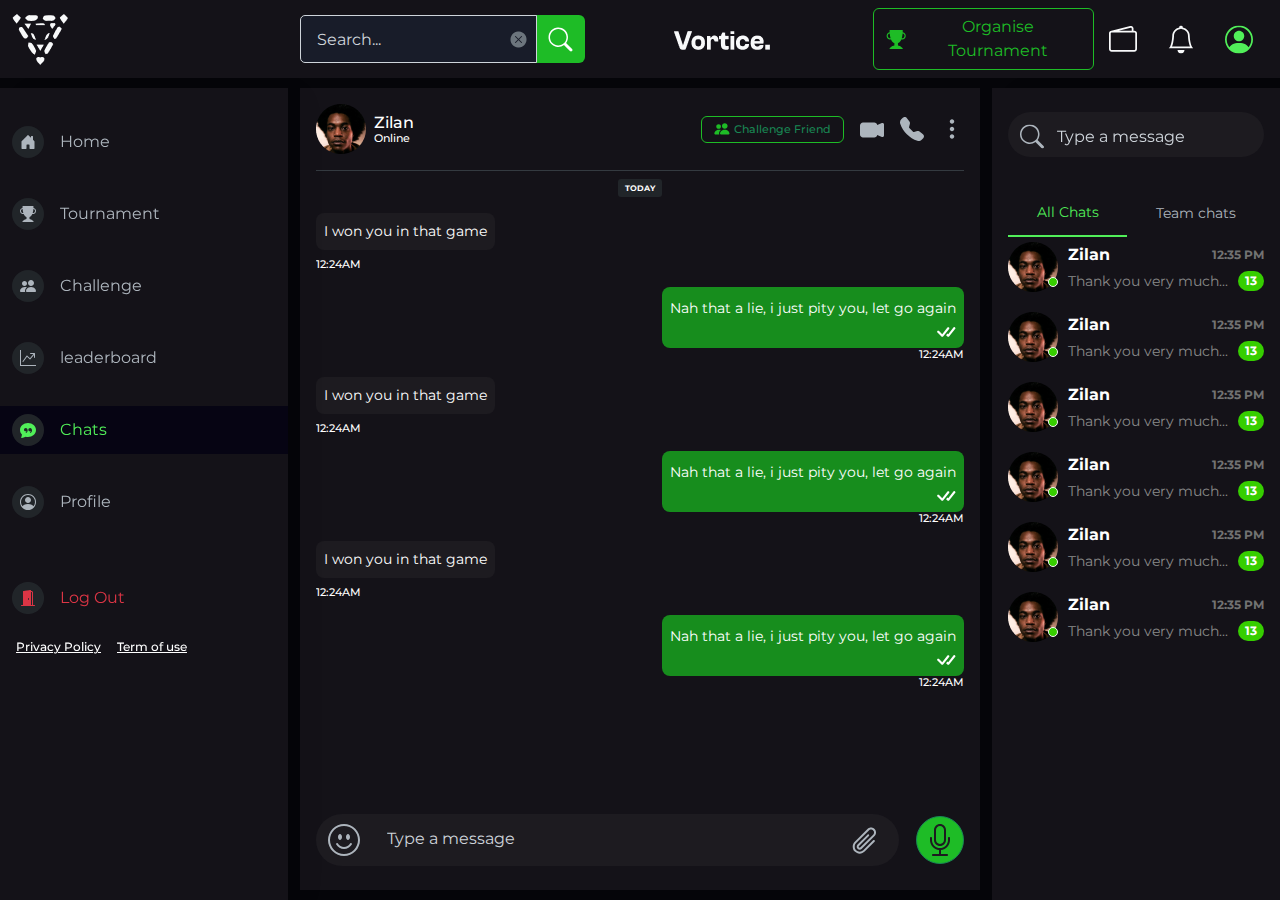
<file: chats.html>
<!DOCTYPE html>
<html lang="en">

<head>
    <meta charset="UTF-8">
    <meta name="viewport" content="width=device-width, initial-scale=1.0">
    <link rel="shortcut icon" href="./assets/images/logo-1.png" type="image/x-icon">
    <title>Dashboard Vortice</title>
    <link rel="stylesheet" href="./assets/css/bootstrap/bootstrap.min.css">
    <link rel="stylesheet" href="./assets/css/style.css">
</head>

<body>

    <div id="wrapper">
        <!-- top navbar -->
        <nav class="navbar navbar-expand-lg bg-body-tertiary sticky-top top-navbar">
            <div class="container-fluid position-relative">
                <a class="navbar-brand py-0" href="#">
                    <img src="./assets/images/logo-1.png" alt="logo-1" class="img-fluid  d-none d-lg-block">
                    <img src="./assets/images/logo-3.png" alt="logo-3" class="img-fluid  d-block d-lg-none">
                </a>
                <!-- <div class="flex-grow-1"> -->

                <div class="collapse navbar-collapse justify-content-between" id="navbarSupportedContent">
                    <form role="search">
                        <div class="input-group">
                            <div class="d-flex align-items-center position-relative">
                                <input type="text" class="form-control" placeholder="Search..." aria-label="Search">
                                <span class="close-btn position-absolute">
                                    <img src="./assets/images/close-icon.png" alt="close" class="img-fluid">
                                </span>
                            </div>
                            <button class="btn-success input-group-text border-0">
                                <svg width="25" height="25" viewBox="0 0 25 25" fill="none"
                                    xmlns="http://www.w3.org/2000/svg">
                                    <path
                                        d="M18.1158 16.0171C19.5683 14.0352 20.2188 11.5779 19.9373 9.13685C19.6557 6.69584 18.4629 4.45114 16.5975 2.85182C14.732 1.25251 12.3314 0.416533 9.87607 0.511142C7.4207 0.605752 5.09159 1.62397 3.35471 3.36209C1.61784 5.10021 0.601287 7.43004 0.508435 9.88548C0.415582 12.3409 1.25328 14.7409 2.85392 16.6052C4.45457 18.4695 6.70013 19.6607 9.14134 19.9405C11.5826 20.2203 14.0394 19.568 16.0203 18.1141H16.0188C16.0638 18.1741 16.1118 18.2311 16.1658 18.2866L21.9408 24.0616C22.2221 24.3431 22.6036 24.5013 23.0015 24.5014C23.3994 24.5016 23.7811 24.3436 24.0626 24.0624C24.344 23.7811 24.5022 23.3996 24.5024 23.0017C24.5025 22.6038 24.3446 22.2221 24.0633 21.9406L18.2883 16.1656C18.2347 16.1113 18.177 16.0612 18.1158 16.0156V16.0171ZM18.5028 10.2511C18.5028 11.3345 18.2894 12.4073 17.8748 13.4083C17.4602 14.4092 16.8525 15.3187 16.0864 16.0848C15.3204 16.8508 14.4109 17.4585 13.41 17.8731C12.409 18.2877 11.3362 18.5011 10.2528 18.5011C9.16941 18.5011 8.09661 18.2877 7.09567 17.8731C6.09474 17.4585 5.18526 16.8508 4.41918 16.0848C3.6531 15.3187 3.04541 14.4092 2.63081 13.4083C2.2162 12.4073 2.00281 11.3345 2.00281 10.2511C2.00281 8.06309 2.87201 5.96467 4.41918 4.4175C5.96636 2.87032 8.06478 2.00113 10.2528 2.00113C12.4408 2.00113 14.5393 2.87032 16.0864 4.4175C17.6336 5.96467 18.5028 8.06309 18.5028 10.2511Z"
                                        fill="white" />
                                </svg>
                            </button>
                        </div>
                    </form>
                    <a class="navbar-brand d-none d-lg-block text-center" href="#">
                        <img src="./assets/images/logo-2.png" alt="logo-2" class="img-fluid">
                    </a>
                    <a href="#" class="btn btn-outline-success d-flex align-items-center gap-2">
                        <svg width="21" height="21" viewBox="0 0 21 21" fill="none" xmlns="http://www.w3.org/2000/svg">
                            <path
                                d="M3.77766 1.03923C3.77766 0.871933 3.84411 0.711492 3.96241 0.593198C4.0807 0.474904 4.24114 0.408447 4.40843 0.408447H17.024C17.1913 0.408447 17.3517 0.474904 17.47 0.593198C17.5883 0.711492 17.6548 0.871933 17.6548 1.03923C17.6548 1.71794 17.6396 2.36386 17.6119 2.97698C18.1104 3.05952 18.5873 3.24104 19.0145 3.51084C19.4417 3.78064 19.8106 4.13325 20.0993 4.54788C20.3881 4.9625 20.5909 5.43075 20.6958 5.92501C20.8007 6.41927 20.8056 6.92954 20.7101 7.42571C20.6147 7.92188 20.4209 8.39392 20.1401 8.81399C19.8593 9.23406 19.4972 9.59365 19.0752 9.87156C18.6533 10.1495 18.1799 10.3401 17.6831 10.4321C17.1863 10.5242 16.6761 10.5158 16.1825 10.4075C15.1859 12.7603 13.8133 13.9109 12.6086 14.2061V16.9474L14.4063 17.3966C14.651 17.4571 14.8819 17.5669 15.0837 17.7183L17.4025 19.4579C17.5084 19.5374 17.5866 19.6481 17.6261 19.7745C17.6656 19.9009 17.6643 20.0364 17.6224 20.162C17.5805 20.2876 17.5002 20.3969 17.3928 20.4743C17.2854 20.5517 17.1564 20.5933 17.024 20.5933H4.40843C4.27605 20.5933 4.14701 20.5517 4.03961 20.4743C3.93221 20.3969 3.85189 20.2876 3.81003 20.162C3.76816 20.0364 3.76687 19.9009 3.80635 19.7745C3.84582 19.6481 3.92406 19.5374 4.02997 19.4579L6.34871 17.7183C6.55056 17.5669 6.78142 17.4571 7.02616 17.3966L8.82388 16.9474V14.2061C7.6191 13.9109 6.24652 12.7603 5.24989 10.4063C4.7561 10.5151 4.2455 10.524 3.74825 10.4322C3.251 10.3404 2.77717 10.15 2.35476 9.87203C1.93235 9.59409 1.56992 9.23433 1.28887 8.81398C1.00781 8.39364 0.813843 7.92123 0.718409 7.42467C0.622975 6.92811 0.628013 6.41746 0.733225 5.92288C0.838437 5.4283 1.04169 4.95982 1.33098 4.5451C1.62027 4.13038 1.98973 3.77783 2.41754 3.50828C2.84536 3.23874 3.32284 3.05765 3.82181 2.97571C3.79211 2.33065 3.77739 1.68498 3.77766 1.03923V1.03923ZM3.90255 4.24358C3.24425 4.36403 2.66077 4.74105 2.28045 5.29171C1.90014 5.84237 1.75415 6.52155 1.8746 7.17985C1.99505 7.83815 2.37207 8.42163 2.92273 8.80195C3.47339 9.18226 4.15257 9.32825 4.81087 9.2078C4.39077 7.88317 4.06908 6.24819 3.90255 4.24358V4.24358ZM16.6228 9.2078C17.2811 9.32825 17.9603 9.18226 18.511 8.80195C19.0616 8.42163 19.4386 7.83815 19.5591 7.17985C19.6795 6.52155 19.5336 5.84237 19.1532 5.29171C18.7729 4.74105 18.1894 4.36403 17.5311 4.24358C17.3634 6.24945 17.0417 7.88317 16.6228 9.2078Z"
                                fill="#1EBC26" />
                        </svg>
                        Organise Tournament
                    </a>
                </div>
                <ul class="navbar-nav flex-row ms-auto">
                    <li class="nav-item">
                        <a href="#" class="nav-link">
                            <svg width="28" height="29" viewBox="0 0 28 29" fill="none"
                                xmlns="http://www.w3.org/2000/svg">
                                <g clip-path="url(#clip0_25_7781)">
                                    <path
                                        d="M21.238 1.07041C21.6249 0.973637 22.0287 0.966277 22.4188 1.04889C22.8089 1.1315 23.1751 1.3019 23.4895 1.54717C23.8039 1.79243 24.0584 2.10611 24.2334 2.46439C24.4085 2.82267 24.4997 3.21613 24.5 3.61491V5.74991H25.375C26.0712 5.74991 26.7389 6.02647 27.2312 6.51875C27.7234 7.01103 28 7.67871 28 8.3749V24.1249C28 24.8211 27.7234 25.4888 27.2312 25.9811C26.7389 26.4733 26.0712 26.7499 25.375 26.7499H2.625C1.92881 26.7499 1.26113 26.4733 0.768845 25.9811C0.276562 25.4888 1.7166e-07 24.8211 1.7166e-07 24.1249V8.3749C-0.000244056 7.69915 0.260124 7.04933 0.726911 6.5607C1.1937 6.07208 1.83094 5.78229 2.506 5.75166L21.238 1.07041ZM9.7335 5.74991H22.75V3.61491C22.7497 3.48214 22.7192 3.35119 22.6608 3.23196C22.6024 3.11274 22.5176 3.00837 22.4129 2.92675C22.3082 2.84514 22.1863 2.78842 22.0564 2.7609C21.9265 2.73338 21.7921 2.73578 21.6632 2.76791L9.7335 5.74991ZM2.625 7.49991C2.39294 7.49991 2.17038 7.59209 2.00628 7.75619C1.84219 7.92028 1.75 8.14284 1.75 8.3749V24.1249C1.75 24.357 1.84219 24.5795 2.00628 24.7436C2.17038 24.9077 2.39294 24.9999 2.625 24.9999H25.375C25.6071 24.9999 25.8296 24.9077 25.9937 24.7436C26.1578 24.5795 26.25 24.357 26.25 24.1249V8.3749C26.25 8.14284 26.1578 7.92028 25.9937 7.75619C25.8296 7.59209 25.6071 7.49991 25.375 7.49991H2.625Z"
                                        fill="#F8F9FA" />
                                </g>
                                <defs>
                                    <clipPath id="clip0_25_7781">
                                        <rect width="28" height="28" fill="white" transform="translate(0 0.5)" />
                                    </clipPath>
                                </defs>
                            </svg>
                        </a>
                    </li>
                    <li class="nav-item dropdown">
                        <a href="#" class="nav-link d-flex align-items-center" role="button" id="navbarDropdown2"
                            data-bs-toggle="dropdown" aria-expanded="false">
                            <svg width="28" height="29" viewBox="0 0 28 29" fill="none"
                                xmlns="http://www.w3.org/2000/svg">
                                <g clip-path="url(#clip0_25_7782)">
                                    <path
                                        d="M14 28.5001C14.9283 28.5001 15.8185 28.1313 16.4749 27.4749C17.1313 26.8186 17.5 25.9283 17.5 25.0001H10.5C10.5 25.9283 10.8687 26.8186 11.5251 27.4749C12.1815 28.1313 13.0717 28.5001 14 28.5001ZM14 3.85657L12.6053 4.13832C11.0232 4.46067 9.60108 5.31975 8.57964 6.57016C7.5582 7.82056 7.00017 9.38549 7 11.0001C7 12.0991 6.7655 14.8448 6.19675 17.5486C5.91675 18.8908 5.53875 20.2891 5.0365 21.5001H22.9635C22.4613 20.2891 22.085 18.8926 21.8032 17.5486C21.2345 14.8448 21 12.0991 21 11.0001C20.9994 9.38579 20.4412 7.82128 19.4198 6.57123C18.3984 5.32118 16.9765 4.46236 15.3947 4.14007L14 3.85482V3.85657ZM24.885 21.5001C25.2753 22.2823 25.7267 22.9018 26.25 23.2501H1.75C2.27325 22.9018 2.72475 22.2823 3.115 21.5001C4.69 18.3501 5.25 12.5401 5.25 11.0001C5.25 6.76507 8.26 3.23007 12.2587 2.42332C12.2343 2.17999 12.2612 1.93424 12.3376 1.70192C12.4139 1.4696 12.5382 1.25587 12.7022 1.07452C12.8663 0.893163 13.0666 0.748207 13.2901 0.648999C13.5136 0.549792 13.7554 0.498535 14 0.498535C14.2446 0.498535 14.4864 0.549792 14.7099 0.648999C14.9334 0.748207 15.1337 0.893163 15.2978 1.07452C15.4618 1.25587 15.5861 1.4696 15.6624 1.70192C15.7388 1.93424 15.7657 2.17999 15.7413 2.42332C17.7192 2.82564 19.4974 3.8992 20.7747 5.46219C22.0519 7.02519 22.7497 8.98157 22.75 11.0001C22.75 12.5401 23.31 18.3501 24.885 21.5001Z"
                                        fill="#F8F9FA" />
                                </g>
                                <defs>
                                    <clipPath id="clip0_25_7782">
                                        <rect width="28" height="28" fill="white" transform="translate(0 0.5)" />
                                    </clipPath>
                                </defs>
                            </svg>
                        </a>

                        <ul class="dropdown-menu position-absolute  mt-3 dropdown-menu-end py-0"
                            aria-labelledby="navbarDropdown2">
                            <h6 class="dropdown-item-text font-15 m-0 py-3 border-bottom direction-row">
                                Notifications <span class="badge bg-soft-primary badge-pill">2</span>
                            </h6>
                            <div class="notification-menu">
                                <!-- item-->
                                <a href="#" class="dropdown-item py-3">
                                    <small class="float-end text-muted ps-2">2 min ago</small>
                                    <div class="media d-flex">
                                        <div class="media-body align-self-center ms-2 text-truncate">
                                            <h6 class="my-0 fw-normal text-dark">Your order is placed</h6>
                                            <small class="text-muted mb-0">Dummy text of the printing and
                                                industry.</small>
                                        </div>
                                        <!--end media-body-->
                                    </div>
                                    <!--end media-->
                                </a>
                                <!--end-item-->
                                <!-- item-->
                                <a href="#" class="dropdown-item py-3">
                                    <small class="float-end text-muted ps-2">10 min ago</small>
                                    <div class="media d-flex">
                                        <div class="media-body align-self-center ms-2 text-truncate">
                                            <h6 class="my-0 fw-normal text-dark">Meeting with designers</h6>
                                            <small class="text-muted mb-0">It is a long established fact that a
                                                reader.</small>
                                        </div>
                                        <!--end media-body-->
                                    </div>
                                    <!--end media-->
                                </a>
                                <!--end-item-->
                                <!-- item-->
                                <a href="#" class="dropdown-item py-3">
                                    <small class="float-end text-muted ps-2">40 min ago</small>
                                    <div class="media d-flex">
                                        <div class="media-body align-self-center ms-2 text-truncate">
                                            <h6 class="my-0 fw-normal text-dark">UX 3 Task complete.</h6>
                                            <small class="text-muted mb-0">Dummy text of the printing.</small>
                                        </div>
                                        <!--end media-body-->
                                    </div>
                                    <!--end media-->
                                </a>
                                <!--end-item-->
                                <!-- item-->
                                <a href="#" class="dropdown-item py-3">
                                    <small class="float-end text-muted ps-2">1 hr ago</small>
                                    <div class="media d-flex">
                                        <div class="media-body align-self-center ms-2 text-truncate">
                                            <h6 class="my-0 fw-normal text-dark">Your order is placed</h6>
                                            <small class="text-muted mb-0">It is a long established fact that a
                                                reader.</small>
                                        </div>
                                        <!--end media-body-->
                                    </div>
                                    <!--end media-->
                                </a>
                                <!--end-item-->
                                <!-- item-->
                                <a href="#" class="dropdown-item py-3">
                                    <small class="float-end text-muted ps-2">2 hrs ago</small>
                                    <div class="media d-flex">
                                        <div class="avatar-md bg-soft-primary">
                                            <i class="ti ti-users"></i>
                                        </div>
                                        <div class="media-body align-self-center ms-2 text-truncate">
                                            <h6 class="my-0 fw-normal text-dark">Payment Successfull</h6>
                                            <small class="text-muted mb-0">Dummy text of the printing.</small>
                                        </div>
                                        <!--end media-body-->
                                    </div>
                                    <!--end media-->
                                </a>
                                <!--end-item-->
                            </div>
                        </ul>
                    </li>
                    <li class="nav-item dropdown">
                        <a href="#" class="nav-link d-flex align-items-center" role="button" id="navbarDropdown"
                            data-bs-toggle="dropdown" aria-expanded="false">
                            <svg width="28" height="29" viewBox="0 0 28 29" fill="none"
                                xmlns="http://www.w3.org/2000/svg">
                                <g clip-path="url(#clip0_25_7784)">
                                    <path
                                        d="M19.25 11C19.25 12.3924 18.6969 13.7277 17.7123 14.7123C16.7277 15.6969 15.3924 16.25 14 16.25C12.6076 16.25 11.2723 15.6969 10.2877 14.7123C9.30312 13.7277 8.75 12.3924 8.75 11C8.75 9.60761 9.30312 8.27226 10.2877 7.28769C11.2723 6.30312 12.6076 5.75 14 5.75C15.3924 5.75 16.7277 6.30312 17.7123 7.28769C18.6969 8.27226 19.25 9.60761 19.25 11Z"
                                        fill="#51EF59" />
                                    <path fill-rule="evenodd" clip-rule="evenodd"
                                        d="M0 14.5C0 10.787 1.475 7.22601 4.10051 4.60051C6.72601 1.975 10.287 0.5 14 0.5C17.713 0.5 21.274 1.975 23.8995 4.60051C26.525 7.22601 28 10.787 28 14.5C28 18.213 26.525 21.774 23.8995 24.3995C21.274 27.025 17.713 28.5 14 28.5C10.287 28.5 6.72601 27.025 4.10051 24.3995C1.475 21.774 0 18.213 0 14.5ZM14 2.25C11.6931 2.25012 9.43314 2.90163 7.4802 4.12955C5.52727 5.35746 3.96074 7.11187 2.96094 9.19084C1.96113 11.2698 1.56868 13.5888 1.82875 15.881C2.08882 18.1732 2.99084 20.3454 4.431 22.1475C5.6735 20.1455 8.40875 18 14 18C19.5912 18 22.3247 20.1438 23.569 22.1475C25.0092 20.3454 25.9112 18.1732 26.1713 15.881C26.4313 13.5888 26.0389 11.2698 25.0391 9.19084C24.0393 7.11187 22.4727 5.35746 20.5198 4.12955C18.5669 2.90163 16.3069 2.25012 14 2.25Z"
                                        fill="#51EF59" />
                                </g>
                                <defs>
                                    <clipPath id="clip0_25_7784">
                                        <rect width="28" height="28" fill="white" transform="translate(0 0.5)" />
                                    </clipPath>
                                </defs>
                            </svg>
                        </a>

                        <ul class="dropdown-menu position-absolute  dropdown-menu-end" aria-labelledby="navbarDropdown">
                            <li class=""><a href="./login.html" class="dropdown-item d-flex  align-items-center">
                                    <?xml version="1.0" ?><!-- Uploaded to: SVG Repo, www.svgrepo.com, Generator: SVG Repo Mixer Tools -->
                                    <svg width="28px" height="28px" viewBox="0 0 1000 1000" data-name="Layer 2"
                                        id="Layer_2" xmlns="http://www.w3.org/2000/svg">
                                        <defs>
                                            <style>
                                                .cls-1 {
                                                    fill: none;
                                                    stroke: #020202;
                                                    stroke-linecap: round;
                                                    stroke-miterlimit: 10;
                                                    stroke-width: 22px;
                                                }

                                                .cls-2 {
                                                    fill: #020202;
                                                }
                                            </style>
                                        </defs>
                                        <path class="cls-1"
                                            d="M591.61,280.48C693.9,317.86,766.91,416,766.91,531.26c0,147.41-119.5,266.91-266.91,266.91S233.09,678.67,233.09,531.26c0-115.22,73-213.4,175.3-250.78" />
                                        <rect class="cls-2" height="160.61" rx="35.92" width="71.84" x="464.08"
                                            y="201.83" />
                                    </svg>
                                    <span class=" d-inline-block">Logout</span>
                                </a></li>
                        </ul>
                    </li>
                </ul>
                <button class="navbar-toggler" type="button" data-bs-toggle="collapse"
                    data-bs-target="#navbarSupportedContent" aria-controls="navbarSupportedContent"
                    aria-expanded="false" aria-label="Toggle navigation">
                    <?xml version="1.0" encoding="utf-8"?><!-- Uploaded to: SVG Repo, www.svgrepo.com, Generator: SVG Repo Mixer Tools -->
                    <svg width="24px" height="24px" viewBox="0 0 24 24" fill="none" xmlns="http://www.w3.org/2000/svg">
                        <path d="M4 18L20 18" stroke="#ffffff" stroke-width="2" stroke-linecap="round" />
                        <path d="M4 12L20 12" stroke="#ffffff" stroke-width="2" stroke-linecap="round" />
                        <path d="M4 6L20 6" stroke="#ffffff" stroke-width="2" stroke-linecap="round" />
                    </svg>
                </button>
            </div>
        </nav>

        <div id="content-wrapper" class="d-flex align-items-start">

            <!-- sidebar Left Start-->
            <div class="sidebar start-0" id="sidebar-left">
                <div class="d-flex flex-column justify-content-between gap-5">
                    <ul class="navbar-nav gap-lg-4">

                        <!-- Nav Item - Home -->
                        <li class="nav-item">
                            <a class="nav-link" href="index.html">
                                <span class="icon">
                                    <svg width="14" height="14" viewBox="0 0 14 14" fill="none"
                                        xmlns="http://www.w3.org/2000/svg">
                                        <path
                                            d="M5.5 13.4999V9.99492C5.5 9.74992 5.75 9.49992 6 9.49992H8C8.25 9.49992 8.5 9.74992 8.5 9.99992V13.4999C8.5 13.6325 8.55268 13.7597 8.64645 13.8535C8.74022 13.9472 8.86739 13.9999 9 13.9999H13C13.1326 13.9999 13.2598 13.9472 13.3536 13.8535C13.4473 13.7597 13.5 13.6325 13.5 13.4999V6.49992C13.5001 6.43421 13.4873 6.36913 13.4622 6.30839C13.4372 6.24764 13.4004 6.19244 13.354 6.14592L12 4.79292V1.49992C12 1.36731 11.9473 1.24013 11.8536 1.14636C11.7598 1.0526 11.6326 0.999917 11.5 0.999917H10.5C10.3674 0.999917 10.2402 1.0526 10.1464 1.14636C10.0527 1.24013 10 1.36731 10 1.49992V2.79292L7.354 0.145917C7.30756 0.099354 7.25238 0.0624111 7.19163 0.0372047C7.13089 0.0119982 7.06577 -0.000976563 7 -0.000976562C6.93423 -0.000976563 6.86911 0.0119982 6.80837 0.0372047C6.74762 0.0624111 6.69245 0.099354 6.646 0.145917L0.646001 6.14592C0.599599 6.19244 0.562821 6.24764 0.537769 6.30839C0.512717 6.36913 0.499883 6.43421 0.500001 6.49992V13.4999C0.500001 13.6325 0.552679 13.7597 0.646447 13.8535C0.740216 13.9472 0.867393 13.9999 1 13.9999H5C5.13261 13.9999 5.25979 13.9472 5.35355 13.8535C5.44732 13.7597 5.5 13.6325 5.5 13.4999Z"
                                            fill="#ADB5BD" />
                                    </svg>
                                </span>
                                <span class="d-none d-md-inline-block">Home</span></a>
                        </li>
                        <!-- Nav Item - Tournament -->
                        <li class="nav-item">
                            <a class="nav-link" href="./tournament.html">
                                <span class="icon">
                                    <svg width="16" height="16" viewBox="0 0 16 16" fill="none"
                                        xmlns="http://www.w3.org/2000/svg">
                                        <path
                                            d="M2.49989 0.5C2.49989 0.367392 2.55257 0.240215 2.64634 0.146447C2.74011 0.0526784 2.86728 0 2.99989 0L12.9999 0C13.1325 0 13.2597 0.0526784 13.3534 0.146447C13.4472 0.240215 13.4999 0.367392 13.4999 0.5C13.4999 1.038 13.4879 1.55 13.4659 2.036C13.861 2.10143 14.2391 2.24532 14.5777 2.45918C14.9163 2.67304 15.2087 2.95255 15.4376 3.28121C15.6665 3.60987 15.8273 3.98104 15.9104 4.37283C15.9936 4.76461 15.9974 5.16908 15.9218 5.56239C15.8461 5.95569 15.6925 6.32986 15.4699 6.66284C15.2473 6.99581 14.9603 7.28085 14.6259 7.50114C14.2914 7.72144 13.9162 7.87252 13.5223 7.94549C13.1285 8.01846 12.7241 8.01183 12.3329 7.926C11.5429 9.791 10.4549 10.703 9.49989 10.937V13.11L10.9249 13.466C11.1189 13.514 11.3019 13.601 11.4619 13.721L13.2999 15.1C13.3838 15.163 13.4459 15.2507 13.4771 15.3509C13.5084 15.4511 13.5074 15.5586 13.4742 15.6581C13.441 15.7577 13.3774 15.8443 13.2922 15.9056C13.2071 15.967 13.1048 16 12.9999 16H2.99989C2.89495 16 2.79267 15.967 2.70754 15.9056C2.6224 15.8443 2.55873 15.7577 2.52555 15.6581C2.49236 15.5586 2.49134 15.4511 2.52263 15.3509C2.55392 15.2507 2.61594 15.163 2.69989 15.1L4.53789 13.721C4.69789 13.601 4.88089 13.514 5.07489 13.466L6.49989 13.11V10.937C5.54489 10.703 4.45689 9.791 3.66689 7.925C3.27548 8.01129 2.87074 8.01828 2.47658 7.94554C2.08242 7.87281 1.70684 7.72183 1.372 7.50151C1.03717 7.2812 0.749879 6.99602 0.527097 6.66283C0.304316 6.32963 0.15056 5.95517 0.0749126 5.56156C-0.000735343 5.16795 0.00325788 4.76318 0.0866564 4.37114C0.170055 3.97909 0.331168 3.60774 0.56048 3.279C0.789791 2.95027 1.08265 2.67082 1.42177 2.45715C1.76088 2.24349 2.13937 2.09995 2.53489 2.035C2.51135 1.52367 2.49968 1.01187 2.49989 0.5ZM2.59889 3.04C2.07708 3.13548 1.61456 3.43433 1.3131 3.87083C1.01164 4.30732 0.895913 4.84569 0.991391 5.3675C1.08687 5.88931 1.38573 6.35183 1.82222 6.65329C2.25871 6.95476 2.79708 7.07048 3.31889 6.975C2.98589 5.925 2.73089 4.629 2.59889 3.04ZM12.6819 6.975C13.2037 7.07048 13.7421 6.95476 14.1786 6.65329C14.6151 6.35183 14.9139 5.88931 15.0094 5.3675C15.1049 4.84569 14.9891 4.30732 14.6877 3.87083C14.3862 3.43433 13.9237 3.13548 13.4019 3.04C13.2689 4.63 13.0139 5.925 12.6819 6.975Z"
                                            fill="#ADB5BD" />
                                    </svg>
                                </span>
                                <span class="d-none d-md-inline-block">Tournament</span></a>
                        </li>

                        <!-- Nav Item - Challenge -->
                        <li class="nav-item">
                            <a class="nav-link" href="./challenge.html">
                                <span class="icon">
                                    <svg width="16" height="16" viewBox="0 0 16 16" fill="none"
                                        xmlns="http://www.w3.org/2000/svg">
                                        <path
                                            d="M7 14C7 14 6 14 6 13C6 12 7 9 11 9C15 9 16 12 16 13C16 14 15 14 15 14H7ZM11 8C11.7956 8 12.5587 7.68393 13.1213 7.12132C13.6839 6.55871 14 5.79565 14 5C14 4.20435 13.6839 3.44129 13.1213 2.87868C12.5587 2.31607 11.7956 2 11 2C10.2044 2 9.44129 2.31607 8.87868 2.87868C8.31607 3.44129 8 4.20435 8 5C8 5.79565 8.31607 6.55871 8.87868 7.12132C9.44129 7.68393 10.2044 8 11 8Z"
                                            fill="#ADB5BD" />
                                        <path fill-rule="evenodd" clip-rule="evenodd"
                                            d="M5.216 14C5.06776 13.6878 4.99382 13.3455 5 13C5 11.645 5.68 10.25 6.936 9.28C6.30909 9.08684 5.65595 8.99237 5 9C1 9 0 12 0 13C0 14 1 14 1 14H5.216Z"
                                            fill="#ADB5BD" />
                                        <path
                                            d="M4.5 8C5.16304 8 5.79893 7.73661 6.26777 7.26777C6.73661 6.79893 7 6.16304 7 5.5C7 4.83696 6.73661 4.20107 6.26777 3.73223C5.79893 3.26339 5.16304 3 4.5 3C3.83696 3 3.20107 3.26339 2.73223 3.73223C2.26339 4.20107 2 4.83696 2 5.5C2 6.16304 2.26339 6.79893 2.73223 7.26777C3.20107 7.73661 3.83696 8 4.5 8Z"
                                            fill="#ADB5BD" />
                                    </svg>
                                </span>
                                <span class="d-none d-md-inline-block">Challenge</span></a>
                        </li>
                        <!-- Nav Item - leaderboard -->
                        <li class="nav-item">
                            <a class="nav-link" href="./leaderboard.html">
                                <span class="icon">
                                    <svg width="16" height="16" viewBox="0 0 16 16" fill="none"
                                        xmlns="http://www.w3.org/2000/svg">
                                        <g clip-path="url(#clip0_25_7807)">
                                            <path fill-rule="evenodd" clip-rule="evenodd"
                                                d="M0 0H1V15H16V16H0V0ZM10 3.5C10 3.36739 10.0527 3.24021 10.1464 3.14645C10.2402 3.05268 10.3674 3 10.5 3H14.5C14.6326 3 14.7598 3.05268 14.8536 3.14645C14.9473 3.24021 15 3.36739 15 3.5V7.5C15 7.63261 14.9473 7.75979 14.8536 7.85355C14.7598 7.94732 14.6326 8 14.5 8C14.3674 8 14.2402 7.94732 14.1464 7.85355C14.0527 7.75979 14 7.63261 14 7.5V4.9L10.387 9.317C10.3428 9.37099 10.2877 9.41511 10.2254 9.44655C10.1631 9.47798 10.0949 9.49602 10.0252 9.4995C9.9555 9.50299 9.88584 9.49184 9.8207 9.46678C9.75556 9.44172 9.69639 9.4033 9.647 9.354L7.06 6.767L3.404 11.794C3.32402 11.8957 3.20774 11.9624 3.07958 11.9802C2.95143 11.9979 2.82138 11.9653 2.71677 11.8892C2.61216 11.8131 2.54113 11.6994 2.51861 11.572C2.49609 11.4446 2.52383 11.3134 2.596 11.206L6.596 5.706C6.63846 5.64751 6.69309 5.59893 6.75613 5.56359C6.81917 5.52825 6.88912 5.50699 6.96117 5.50129C7.03322 5.49559 7.10564 5.50557 7.17346 5.53055C7.24128 5.55554 7.30287 5.59492 7.354 5.646L9.963 8.256L13.445 4H10.5C10.3674 4 10.2402 3.94732 10.1464 3.85355C10.0527 3.75979 10 3.63261 10 3.5Z"
                                                fill="#ADB5BD" />
                                        </g>
                                        <defs>
                                            <clipPath id="clip0_25_7807">
                                                <rect width="16" height="16" fill="white" />
                                            </clipPath>
                                        </defs>
                                    </svg>
                                </span>
                                <span class="d-none d-md-inline-block">leaderboard</span></a>
                        </li>

                        <!-- Nav Item - Chats -->
                        <li class="nav-item active">
                            <a class="nav-link" href="./chats.html">
                                <span class="icon">
                                    <svg width="16" height="16" viewBox="0 0 16 16" fill="none"
                                        xmlns="http://www.w3.org/2000/svg">
                                        <path
                                            d="M16 8C16 11.866 12.418 15 8 15C7.20765 15.0011 6.41859 14.8982 5.653 14.694C5.069 14.99 3.728 15.558 1.472 15.928C1.272 15.96 1.12 15.752 1.199 15.566C1.553 14.73 1.873 13.616 1.969 12.6C0.744 11.37 0 9.76 0 8C0 4.134 3.582 1 8 1C12.418 1 16 4.134 16 8ZM7.194 6.766C7.12808 6.66762 7.052 6.57645 6.967 6.494C6.83335 6.35637 6.67401 6.2463 6.498 6.17L6.49 6.166C6.25317 6.05604 5.99511 5.99937 5.734 6C4.776 6 4 6.746 4 7.667C4 8.587 4.776 9.333 5.734 9.333C6.077 9.333 6.396 9.238 6.665 9.073C6.528 9.462 6.275 9.877 5.855 10.293C5.81544 10.3316 5.7842 10.3779 5.76321 10.4291C5.74222 10.4802 5.73193 10.5351 5.73296 10.5904C5.73399 10.6457 5.74632 10.7001 5.7692 10.7505C5.79208 10.8008 5.82503 10.8459 5.866 10.883C6.039 11.043 6.313 11.038 6.48 10.873C7.814 9.544 7.85 8.115 7.421 7.167C7.35799 7.02687 7.28199 6.89296 7.194 6.767V6.766ZM11 9.073C10.864 9.462 10.61 9.877 10.19 10.293C10.1505 10.3317 10.1193 10.378 10.0984 10.4292C10.0775 10.4804 10.0673 10.5353 10.0684 10.5906C10.0696 10.6459 10.082 10.7003 10.105 10.7506C10.1279 10.8009 10.161 10.846 10.202 10.883C10.374 11.043 10.648 11.038 10.815 10.873C12.149 9.544 12.185 8.115 11.757 7.167C11.6936 7.02685 11.6173 6.89293 11.529 6.767C11.4632 6.66826 11.3871 6.57676 11.302 6.494C11.1684 6.35635 11.009 6.24627 10.833 6.17L10.825 6.166C10.5885 6.05618 10.3308 5.99952 10.07 6C9.113 6 8.336 6.746 8.336 7.667C8.336 8.587 9.113 9.333 10.07 9.333C10.413 9.333 10.732 9.238 11.001 9.073H11Z"
                                            fill="#ADB5BD" />
                                    </svg>
                                </span>
                                <span class="d-none d-md-inline-block">Chats</span></a>
                        </li>

                        <!-- Nav Item - Profile -->
                        <li class="nav-item">
                            <a class="nav-link" href="./profile.html">
                                <span class="icon">
                                    <svg width="16" height="16" viewBox="0 0 16 16" fill="none"
                                        xmlns="http://www.w3.org/2000/svg">
                                        <g clip-path="url(#clip0_25_7817)">
                                            <path
                                                d="M11 6C11 6.79565 10.6839 7.55871 10.1213 8.12132C9.55871 8.68393 8.79565 9 8 9C7.20435 9 6.44129 8.68393 5.87868 8.12132C5.31607 7.55871 5 6.79565 5 6C5 5.20435 5.31607 4.44129 5.87868 3.87868C6.44129 3.31607 7.20435 3 8 3C8.79565 3 9.55871 3.31607 10.1213 3.87868C10.6839 4.44129 11 5.20435 11 6Z"
                                                fill="#ADB5BD" />
                                            <path fill-rule="evenodd" clip-rule="evenodd"
                                                d="M0 8C0 5.87827 0.842855 3.84344 2.34315 2.34315C3.84344 0.842855 5.87827 0 8 0C10.1217 0 12.1566 0.842855 13.6569 2.34315C15.1571 3.84344 16 5.87827 16 8C16 10.1217 15.1571 12.1566 13.6569 13.6569C12.1566 15.1571 10.1217 16 8 16C5.87827 16 3.84344 15.1571 2.34315 13.6569C0.842855 12.1566 0 10.1217 0 8ZM8 1C6.68178 1.00007 5.39037 1.37236 4.2744 2.07403C3.15844 2.77569 2.26328 3.77821 1.69196 4.96619C1.12065 6.15418 0.896386 7.47934 1.045 8.78916C1.19361 10.099 1.70905 11.3402 2.532 12.37C3.242 11.226 4.805 10 8 10C11.195 10 12.757 11.225 13.468 12.37C14.2909 11.3402 14.8064 10.099 14.955 8.78916C15.1036 7.47934 14.8794 6.15418 14.308 4.96619C13.7367 3.77821 12.8416 2.77569 11.7256 2.07403C10.6096 1.37236 9.31822 1.00007 8 1Z"
                                                fill="#ADB5BD" />
                                        </g>
                                        <defs>
                                            <clipPath id="clip0_25_7817">
                                                <rect width="16" height="16" fill="white" />
                                            </clipPath>
                                        </defs>
                                    </svg>
                                </span>

                                <span class="d-none d-md-inline-block">Profile</span></a>
                        </li>
                    </ul>
                    <div class="d-flex flex-column">
                        <div class="logout-btn nav-item">
                            <a class="nav-link" href="tables.html">
                                <img src="./assets/images/logout.png" alt="icon" class="img-fluid">
                                <span class="text-danger d-none d-md-inline-block">Log Out</span>
                            </a>
                        </div>
                        <div class="d-flex align-items-center gap-3 p-3 flex-wrap mb-3">
                            <a href="#" class="link">Privacy Policy</a>
                            <a href="#" class="link">Term of use</a>
                        </div>
                    </div>
                </div>

            </div>
            <!-- sidebar Left end -->

            <!-- content start -->
            <div id="content" class="chat-page">
                <div class="container-fluid">
                    <div class="chats p-3">
                        <!-- top-bar -->
                        <div class="chat-top-bar d-flex justify-content-between align-items-center">
                            <div class="d-flex align-items-center gap-2">
                                <img src="./assets/images/chat-profile.png" alt="profile" class="img-fluid">
                                <div class="direction-column">
                                    <h6>Zilan</h6>
                                    <span>Online</span>
                                </div>
                            </div>
                            <div class="direction-row gap-3">
                                <a href="#" class="btn btn-outline-success d-flex align-items-center gap-1">
                                    <svg width="16" height="12" viewBox="0 0 30 23" fill="none"
                                        xmlns="http://www.w3.org/2000/svg">
                                        <path
                                            d="M13.0426 22.0879C13.0426 22.0879 11.2307 22.0879 11.2307 20.276C11.2307 18.464 13.0426 13.0281 20.2905 13.0281C27.5384 13.0281 29.3503 18.464 29.3503 20.276C29.3503 22.0879 27.5384 22.0879 27.5384 22.0879H13.0426ZM20.2905 11.2162C21.7322 11.2162 23.1148 10.6434 24.1343 9.62402C25.1537 8.60459 25.7264 7.22195 25.7264 5.78026C25.7264 4.33857 25.1537 2.95593 24.1343 1.9365C23.1148 0.917069 21.7322 0.34436 20.2905 0.34436C18.8488 0.34436 17.4662 0.917069 16.4467 1.9365C15.4273 2.95593 14.8546 4.33857 14.8546 5.78026C14.8546 7.22195 15.4273 8.60459 16.4467 9.62402C17.4662 10.6434 18.8488 11.2162 20.2905 11.2162Z"
                                            fill="#1EBC26"></path>
                                        <path fill-rule="evenodd" clip-rule="evenodd"
                                            d="M9.8101 22.0879C9.54149 21.5223 9.40752 20.9021 9.41872 20.276C9.41872 17.8208 10.6509 15.2931 12.9267 13.5355C11.7907 13.1855 10.6073 13.0143 9.41872 13.0281C2.17085 13.0281 0.358887 18.464 0.358887 20.276C0.358887 22.0879 2.17085 22.0879 2.17085 22.0879H9.8101Z"
                                            fill="#1EBC26"></path>
                                        <path
                                            d="M8.51273 11.2162C9.71414 11.2162 10.8663 10.7389 11.7159 9.88937C12.5654 9.03985 13.0426 7.88765 13.0426 6.68624C13.0426 5.48483 12.5654 4.33263 11.7159 3.48311C10.8663 2.63358 9.71414 2.15633 8.51273 2.15633C7.31132 2.15633 6.15912 2.63358 5.3096 3.48311C4.46008 4.33263 3.98282 5.48483 3.98282 6.68624C3.98282 7.88765 4.46008 9.03985 5.3096 9.88937C6.15912 10.7389 7.31132 11.2162 8.51273 11.2162Z"
                                            fill="#1EBC26"></path>
                                    </svg>
                                    <span class="d-none d-md-inline-block text-success">
                                        Challenge Friend
                                    </span>
                                </a>
                                <a href="#">
                                    <svg width="24" height="16" viewBox="0 0 24 16" fill="none"
                                        xmlns="http://www.w3.org/2000/svg">
                                        <path fill-rule="evenodd" clip-rule="evenodd"
                                            d="M0 3.5C0 2.70435 0.316071 1.94129 0.87868 1.37868C1.44129 0.81607 2.20435 0.5 3 0.5H14.25C14.9776 0.499914 15.6805 0.764289 16.2277 1.24389C16.7749 1.72349 17.1292 2.38563 17.2245 3.107L21.8895 1.034C22.1178 0.932257 22.368 0.889195 22.6172 0.908728C22.8664 0.928261 23.1068 1.00977 23.3165 1.14584C23.5262 1.28192 23.6986 1.46824 23.8179 1.68789C23.9373 1.90753 23.9999 2.15352 24 2.4035V13.5965C23.9998 13.8463 23.9372 14.0921 23.8179 14.3115C23.6986 14.531 23.5264 14.7172 23.3169 14.8532C23.1074 14.9893 22.8673 15.0708 22.6183 15.0905C22.3693 15.1102 22.1193 15.0674 21.891 14.966L17.2245 12.893C17.1292 13.6144 16.7749 14.2765 16.2277 14.7561C15.6805 15.2357 14.9776 15.5001 14.25 15.5H3C2.20435 15.5 1.44129 15.1839 0.87868 14.6213C0.316071 14.0587 0 13.2956 0 12.5V3.5Z"
                                            fill="#ADB5BD" />
                                    </svg>
                                </a>
                                <a href="#">
                                    <svg width="24" height="24" viewBox="0 0 24 24" fill="none"
                                        xmlns="http://www.w3.org/2000/svg">
                                        <g clip-path="url(#clip0_36_4355)">
                                            <path fill-rule="evenodd" clip-rule="evenodd"
                                                d="M2.82723 0.766476C3.08969 0.504409 3.40485 0.301114 3.75183 0.170061C4.0988 0.0390087 4.46966 -0.0168078 4.83984 0.00631052C5.21002 0.0294288 5.57105 0.130954 5.89902 0.304158C6.227 0.477362 6.51441 0.71829 6.74223 1.01098L9.43473 4.46998C9.92823 5.10448 10.1022 5.93098 9.90723 6.71098L9.08673 9.99598C9.04431 10.1661 9.0466 10.3443 9.09338 10.5133C9.14017 10.6823 9.22985 10.8364 9.35373 10.9605L13.0392 14.646C13.1635 14.7701 13.3178 14.8599 13.4871 14.9067C13.6563 14.9535 13.8349 14.9557 14.0052 14.913L17.2887 14.0925C17.6737 13.9962 18.0754 13.9888 18.4636 14.0706C18.8519 14.1525 19.2164 14.3215 19.5297 14.565L22.9887 17.256C24.2322 18.2235 24.3462 20.061 23.2332 21.1725L21.6822 22.7235C20.5722 23.8335 18.9132 24.321 17.3667 23.7765C13.4085 22.3838 9.81464 20.1177 6.85173 17.1465C3.88066 14.184 1.61464 10.5907 0.22173 6.63298C-0.32127 5.08798 0.16623 3.42748 1.27623 2.31748L2.82723 0.766476Z"
                                                fill="#ADB5BD" />
                                        </g>
                                        <defs>
                                            <clipPath id="clip0_36_4355">
                                                <rect width="24" height="24" fill="white" />
                                            </clipPath>
                                        </defs>
                                    </svg>
                                </a>
                                <a href="#">
                                    <svg width="24" height="24" viewBox="0 0 24 24" fill="none"
                                        xmlns="http://www.w3.org/2000/svg">
                                        <path
                                            d="M14.25 19.5C14.25 20.0967 14.0129 20.669 13.591 21.091C13.169 21.5129 12.5967 21.75 12 21.75C11.4033 21.75 10.831 21.5129 10.409 21.091C9.98705 20.669 9.75 20.0967 9.75 19.5C9.75 18.9033 9.98705 18.331 10.409 17.909C10.831 17.4871 11.4033 17.25 12 17.25C12.5967 17.25 13.169 17.4871 13.591 17.909C14.0129 18.331 14.25 18.9033 14.25 19.5ZM14.25 12C14.25 12.5967 14.0129 13.169 13.591 13.591C13.169 14.0129 12.5967 14.25 12 14.25C11.4033 14.25 10.831 14.0129 10.409 13.591C9.98705 13.169 9.75 12.5967 9.75 12C9.75 11.4033 9.98705 10.831 10.409 10.409C10.831 9.98705 11.4033 9.75 12 9.75C12.5967 9.75 13.169 9.98705 13.591 10.409C14.0129 10.831 14.25 11.4033 14.25 12ZM14.25 4.5C14.25 5.09674 14.0129 5.66903 13.591 6.09099C13.169 6.51295 12.5967 6.75 12 6.75C11.4033 6.75 10.831 6.51295 10.409 6.09099C9.98705 5.66903 9.75 5.09674 9.75 4.5C9.75 3.90326 9.98705 3.33097 10.409 2.90901C10.831 2.48705 11.4033 2.25 12 2.25C12.5967 2.25 13.169 2.48705 13.591 2.90901C14.0129 3.33097 14.25 3.90326 14.25 4.5Z"
                                            fill="#ADB5BD" />
                                    </svg>
                                </a>
                            </div>
                        </div>
                        <!-- message start -->
                        <div class="chat-box d-flex flex-column align-items-start gap-3">
                            <div class="badge mx-auto mt-2 text-white">TODAY</div>

                            <!-- user -->
                            <div class="direction-column other-msg me-auto gap-2">
                                <p>I won you in that game</p>
                                <span>12:24AM</span>
                            </div>
                            <!-- my msg start -->
                            <div class="direction-column my-msg ms-auto gap-2s">
                                <p class="d-flex flex-column justify-content-center align-items-end gap-2">Nah that a
                                    lie, i just pity you, let go again
                                    <svg width="19" height="10" viewBox="0 0 19 10" fill="none"
                                        xmlns="http://www.w3.org/2000/svg">
                                        <path
                                            d="M10.455 0.455064C10.6663 0.253898 10.9475 0.142685 11.2392 0.144892C11.531 0.1471 11.8104 0.262555 12.0187 0.466896C12.2269 0.671237 12.3476 0.948481 12.3553 1.24013C12.363 1.53177 12.2571 1.81501 12.06 2.03006L6.07499 9.51506C5.97208 9.62591 5.84787 9.71487 5.70979 9.77661C5.57171 9.83836 5.4226 9.87163 5.27137 9.87443C5.12014 9.87723 4.9699 9.8495 4.82963 9.79291C4.68936 9.73632 4.56194 9.65203 4.45499 9.54506L0.485992 5.57606C0.375462 5.47307 0.286808 5.34887 0.225321 5.21087C0.163833 5.07287 0.13077 4.9239 0.128105 4.77285C0.12544 4.62179 0.153227 4.47175 0.209808 4.33167C0.26639 4.19159 0.350607 4.06434 0.457435 3.95751C0.564263 3.85068 0.691513 3.76646 0.831596 3.70988C0.971678 3.6533 1.12172 3.62551 1.27278 3.62818C1.42383 3.63084 1.5728 3.66391 1.7108 3.72539C1.8488 3.78688 1.973 3.87553 2.07599 3.98606L5.21699 7.12556L10.425 0.488065C10.4343 0.476484 10.4444 0.465464 10.455 0.455064ZM9.07499 8.16506L10.455 9.54506C10.5619 9.65179 10.6892 9.73589 10.8294 9.79235C10.9695 9.8488 11.1196 9.87645 11.2706 9.87365C11.4217 9.87085 11.5706 9.83766 11.7085 9.77605C11.8465 9.71444 11.9706 9.62568 12.0735 9.51506L18.0615 2.03006C18.1691 1.92387 18.2541 1.79708 18.3116 1.65728C18.3691 1.51747 18.3978 1.36752 18.396 1.21638C18.3943 1.06523 18.3621 0.915986 18.3013 0.777562C18.2406 0.639137 18.1526 0.514369 18.0426 0.410708C17.9326 0.307048 17.8028 0.22662 17.661 0.174229C17.5192 0.121837 17.3684 0.0985561 17.2174 0.105776C17.0664 0.112997 16.9184 0.15057 16.7823 0.216253C16.6461 0.281935 16.5246 0.374379 16.425 0.488065L11.2155 7.12556L10.488 6.39656L9.07349 8.16506H9.07499Z"
                                            fill="white" />
                                    </svg>
                                </p>
                                <span class="ms-auto gap-2">12:24AM</span>
                            </div>
                            <!-- my msg start -->
                            <!-- user -->
                            <div class="direction-column other-msg me-auto gap-2">
                                <p>I won you in that game</p>
                                <span>12:24AM</span>
                            </div>
                            <!-- my msg start -->
                            <div class="direction-column my-msg ms-auto gap-2s">
                                <p class="d-flex flex-column justify-content-center align-items-end gap-2">Nah that a
                                    lie, i just pity you, let go again
                                    <svg width="19" height="10" viewBox="0 0 19 10" fill="none"
                                        xmlns="http://www.w3.org/2000/svg">
                                        <path
                                            d="M10.455 0.455064C10.6663 0.253898 10.9475 0.142685 11.2392 0.144892C11.531 0.1471 11.8104 0.262555 12.0187 0.466896C12.2269 0.671237 12.3476 0.948481 12.3553 1.24013C12.363 1.53177 12.2571 1.81501 12.06 2.03006L6.07499 9.51506C5.97208 9.62591 5.84787 9.71487 5.70979 9.77661C5.57171 9.83836 5.4226 9.87163 5.27137 9.87443C5.12014 9.87723 4.9699 9.8495 4.82963 9.79291C4.68936 9.73632 4.56194 9.65203 4.45499 9.54506L0.485992 5.57606C0.375462 5.47307 0.286808 5.34887 0.225321 5.21087C0.163833 5.07287 0.13077 4.9239 0.128105 4.77285C0.12544 4.62179 0.153227 4.47175 0.209808 4.33167C0.26639 4.19159 0.350607 4.06434 0.457435 3.95751C0.564263 3.85068 0.691513 3.76646 0.831596 3.70988C0.971678 3.6533 1.12172 3.62551 1.27278 3.62818C1.42383 3.63084 1.5728 3.66391 1.7108 3.72539C1.8488 3.78688 1.973 3.87553 2.07599 3.98606L5.21699 7.12556L10.425 0.488065C10.4343 0.476484 10.4444 0.465464 10.455 0.455064ZM9.07499 8.16506L10.455 9.54506C10.5619 9.65179 10.6892 9.73589 10.8294 9.79235C10.9695 9.8488 11.1196 9.87645 11.2706 9.87365C11.4217 9.87085 11.5706 9.83766 11.7085 9.77605C11.8465 9.71444 11.9706 9.62568 12.0735 9.51506L18.0615 2.03006C18.1691 1.92387 18.2541 1.79708 18.3116 1.65728C18.3691 1.51747 18.3978 1.36752 18.396 1.21638C18.3943 1.06523 18.3621 0.915986 18.3013 0.777562C18.2406 0.639137 18.1526 0.514369 18.0426 0.410708C17.9326 0.307048 17.8028 0.22662 17.661 0.174229C17.5192 0.121837 17.3684 0.0985561 17.2174 0.105776C17.0664 0.112997 16.9184 0.15057 16.7823 0.216253C16.6461 0.281935 16.5246 0.374379 16.425 0.488065L11.2155 7.12556L10.488 6.39656L9.07349 8.16506H9.07499Z"
                                            fill="white" />
                                    </svg>
                                </p>
                                <span class="ms-auto gap-2">12:24AM</span>
                            </div>
                            <!-- my msg start -->
                            <!-- user -->
                            <div class="direction-column other-msg me-auto gap-2">
                                <p>I won you in that game</p>
                                <span>12:24AM</span>
                            </div>
                            <!-- my msg start -->
                            <div class="direction-column my-msg ms-auto gap-2s">
                                <p class="d-flex flex-column justify-content-center align-items-end gap-2">Nah that a
                                    lie, i just pity you, let go again
                                    <svg width="19" height="10" viewBox="0 0 19 10" fill="none"
                                        xmlns="http://www.w3.org/2000/svg">
                                        <path
                                            d="M10.455 0.455064C10.6663 0.253898 10.9475 0.142685 11.2392 0.144892C11.531 0.1471 11.8104 0.262555 12.0187 0.466896C12.2269 0.671237 12.3476 0.948481 12.3553 1.24013C12.363 1.53177 12.2571 1.81501 12.06 2.03006L6.07499 9.51506C5.97208 9.62591 5.84787 9.71487 5.70979 9.77661C5.57171 9.83836 5.4226 9.87163 5.27137 9.87443C5.12014 9.87723 4.9699 9.8495 4.82963 9.79291C4.68936 9.73632 4.56194 9.65203 4.45499 9.54506L0.485992 5.57606C0.375462 5.47307 0.286808 5.34887 0.225321 5.21087C0.163833 5.07287 0.13077 4.9239 0.128105 4.77285C0.12544 4.62179 0.153227 4.47175 0.209808 4.33167C0.26639 4.19159 0.350607 4.06434 0.457435 3.95751C0.564263 3.85068 0.691513 3.76646 0.831596 3.70988C0.971678 3.6533 1.12172 3.62551 1.27278 3.62818C1.42383 3.63084 1.5728 3.66391 1.7108 3.72539C1.8488 3.78688 1.973 3.87553 2.07599 3.98606L5.21699 7.12556L10.425 0.488065C10.4343 0.476484 10.4444 0.465464 10.455 0.455064ZM9.07499 8.16506L10.455 9.54506C10.5619 9.65179 10.6892 9.73589 10.8294 9.79235C10.9695 9.8488 11.1196 9.87645 11.2706 9.87365C11.4217 9.87085 11.5706 9.83766 11.7085 9.77605C11.8465 9.71444 11.9706 9.62568 12.0735 9.51506L18.0615 2.03006C18.1691 1.92387 18.2541 1.79708 18.3116 1.65728C18.3691 1.51747 18.3978 1.36752 18.396 1.21638C18.3943 1.06523 18.3621 0.915986 18.3013 0.777562C18.2406 0.639137 18.1526 0.514369 18.0426 0.410708C17.9326 0.307048 17.8028 0.22662 17.661 0.174229C17.5192 0.121837 17.3684 0.0985561 17.2174 0.105776C17.0664 0.112997 16.9184 0.15057 16.7823 0.216253C16.6461 0.281935 16.5246 0.374379 16.425 0.488065L11.2155 7.12556L10.488 6.39656L9.07349 8.16506H9.07499Z"
                                            fill="white" />
                                    </svg>
                                </p>
                                <span class="ms-auto gap-2">12:24AM</span>
                            </div>
                            <!-- my msg start -->

                        </div>

                        <!-- type-bar -->

                        <div class="type-bar">
                            <form>
                                <div class="d-flex justify-content-between align-items-center">
                                    <div class="input-group my-2">
                                        <a href="#" class="input-group-text">
                                            <svg width="32" height="32" viewBox="0 0 32 32" fill="none"
                                                xmlns="http://www.w3.org/2000/svg">
                                                <g clip-path="url(#clip0_36_4397)">
                                                    <path
                                                        d="M16 30C12.287 30 8.72601 28.525 6.1005 25.8995C3.475 23.274 2 19.713 2 16C2 12.287 3.475 8.72601 6.1005 6.1005C8.72601 3.475 12.287 2 16 2C19.713 2 23.274 3.475 25.8995 6.1005C28.525 8.72601 30 12.287 30 16C30 19.713 28.525 23.274 25.8995 25.8995C23.274 28.525 19.713 30 16 30ZM16 32C20.2435 32 24.3131 30.3143 27.3137 27.3137C30.3143 24.3131 32 20.2435 32 16C32 11.7565 30.3143 7.68687 27.3137 4.68629C24.3131 1.68571 20.2435 0 16 0C11.7565 0 7.68687 1.68571 4.68629 4.68629C1.68571 7.68687 0 11.7565 0 16C0 20.2435 1.68571 24.3131 4.68629 27.3137C7.68687 30.3143 11.7565 32 16 32Z"
                                                        fill="#ADB5BD" />
                                                    <path
                                                        d="M8.57 19.134C8.79968 19.0014 9.07263 18.9655 9.3288 19.0341C9.58497 19.1027 9.80339 19.2703 9.936 19.5C10.5502 20.5647 11.4341 21.4487 12.4987 22.0632C13.5632 22.6776 14.7709 23.0007 16 23C17.2291 23.0007 18.4368 22.6776 19.5013 22.0632C20.5659 21.4487 21.4498 20.5647 22.064 19.5C22.1292 19.3854 22.2164 19.2847 22.3206 19.2039C22.4249 19.1231 22.544 19.0637 22.6713 19.0292C22.7986 18.9946 22.9314 18.9856 23.0622 19.0026C23.193 19.0196 23.3191 19.0623 23.4333 19.1282C23.5475 19.1942 23.6476 19.2821 23.7277 19.3868C23.8078 19.4916 23.8664 19.6112 23.9001 19.7387C23.9338 19.8662 23.942 19.9991 23.9241 20.1297C23.9062 20.2604 23.8627 20.3862 23.796 20.5C23.0062 21.8687 21.8699 23.0052 20.5013 23.7952C19.1327 24.5852 17.5802 25.0007 16 25C14.4198 25.0007 12.8673 24.5852 11.4987 23.7952C10.1301 23.0052 8.99375 21.8687 8.204 20.5C8.0714 20.2703 8.03546 19.9974 8.1041 19.7412C8.17274 19.485 8.34033 19.2666 8.57 19.134ZM14 13C14 14.656 13.104 16 12 16C10.896 16 10 14.656 10 13C10 11.344 10.896 10 12 10C13.104 10 14 11.344 14 13ZM22 13C22 14.656 21.104 16 20 16C18.896 16 18 14.656 18 13C18 11.344 18.896 10 20 10C21.104 10 22 11.344 22 13Z"
                                                        fill="#ADB5BD" />
                                                </g>
                                                <defs>
                                                    <clipPath id="clip0_36_4397">
                                                        <rect width="32" height="32" fill="white" />
                                                    </clipPath>
                                                </defs>
                                            </svg>
                                        </a>
                                        <input type="text" class="form-control" placeholder="Type a message"
                                            aria-label="">
                                        <a href="#" class="input-group-text">
                                            <svg width="25" height="27" viewBox="0 0 25 27" fill="none"
                                                xmlns="http://www.w3.org/2000/svg">
                                                <path
                                                    d="M15.4938 1.97938C16.4314 1.0417 17.7032 0.514915 19.0293 0.514915C20.3554 0.514915 21.6271 1.0417 22.5648 1.97938C23.5025 2.91706 24.0293 4.18883 24.0293 5.51492C24.0293 6.841 23.5025 8.11277 22.5648 9.05045L9.83691 21.7784C9.2743 22.341 8.51124 22.6571 7.71559 22.6571C6.91994 22.6571 6.15688 22.341 5.59427 21.7784C5.03166 21.2158 4.71559 20.4527 4.71559 19.6571C4.71559 18.8614 5.03166 18.0983 5.59427 17.5357L15.4938 7.63624C15.6813 7.4487 15.9357 7.34334 16.2009 7.34334C16.4661 7.34334 16.7204 7.4487 16.908 7.63624C17.0955 7.82377 17.2009 8.07813 17.2009 8.34334C17.2009 8.60856 17.0955 8.86291 16.908 9.05045L7.00848 18.9499C6.82095 19.1375 6.71559 19.3918 6.71559 19.6571C6.71559 19.9223 6.82095 20.1766 7.00848 20.3642C7.19602 20.5517 7.45037 20.6571 7.71559 20.6571C7.9808 20.6571 8.23516 20.5517 8.4227 20.3642L21.1506 7.63624C21.4292 7.35766 21.6502 7.02694 21.8009 6.66297C21.9517 6.29899 22.0293 5.90888 22.0293 5.51492C22.0293 5.12095 21.9517 4.73084 21.8009 4.36687C21.6502 4.00289 21.4292 3.67217 21.1506 3.3936C20.872 3.11502 20.5413 2.89404 20.1773 2.74328C19.8134 2.59251 19.4233 2.51492 19.0293 2.51492C18.6353 2.51492 18.2452 2.59251 17.8812 2.74328C17.5173 2.89404 17.1866 3.11502 16.908 3.3936L4.18005 16.1215C3.24237 17.0592 2.71559 18.331 2.71559 19.6571C2.71559 20.9831 3.24237 22.2549 4.18005 23.1926C5.11774 24.1303 6.38951 24.657 7.71559 24.6571C9.04167 24.6571 10.3134 24.1303 11.2511 23.1926L21.1506 13.2931C21.3382 13.1056 21.5925 13.0002 21.8577 13.0002C22.1229 13.0002 22.3773 13.1056 22.5648 13.2931C22.7524 13.4806 22.8577 13.735 22.8577 14.0002C22.8577 14.2654 22.7524 14.5198 22.5648 14.7073L12.6653 24.6068C11.3526 25.9196 9.5721 26.6571 7.71559 26.6571C5.85907 26.657 4.0786 25.9196 2.76584 24.6068C1.45309 23.294 0.71559 21.5136 0.715589 19.6571C0.715589 17.8005 1.45309 16.0201 2.76584 14.7073L15.4938 1.97938Z"
                                                    fill="#ADB5BD" />
                                            </svg>
                                        </a>
                                    </div>
                                    <a href="#" class="btn btn-success submit-btn">
                                        <svg width="32" height="32" viewBox="0 0 32 32" fill="none"
                                            xmlns="http://www.w3.org/2000/svg">
                                            <path
                                                d="M7 13C7.26522 13 7.51957 13.1054 7.70711 13.2929C7.89464 13.4804 8 13.7348 8 14V16C8 18.1217 8.84285 20.1566 10.3431 21.6569C11.8434 23.1571 13.8783 24 16 24C18.1217 24 20.1566 23.1571 21.6569 21.6569C23.1571 20.1566 24 18.1217 24 16V14C24 13.7348 24.1054 13.4804 24.2929 13.2929C24.4804 13.1054 24.7348 13 25 13C25.2652 13 25.5196 13.1054 25.7071 13.2929C25.8946 13.4804 26 13.7348 26 14V16C26 18.4791 25.0792 20.8698 23.4162 22.7083C21.7533 24.5468 19.4666 25.7021 17 25.95V30H23C23.2652 30 23.5196 30.1054 23.7071 30.2929C23.8946 30.4804 24 30.7348 24 31C24 31.2652 23.8946 31.5196 23.7071 31.7071C23.5196 31.8946 23.2652 32 23 32H9C8.73478 32 8.48043 31.8946 8.29289 31.7071C8.10536 31.5196 8 31.2652 8 31C8 30.7348 8.10536 30.4804 8.29289 30.2929C8.48043 30.1054 8.73478 30 9 30H15V25.95C12.5334 25.7021 10.2467 24.5468 8.58376 22.7083C6.92077 20.8698 5.99997 18.4791 6 16V14C6 13.7348 6.10536 13.4804 6.29289 13.2929C6.48043 13.1054 6.73478 13 7 13Z"
                                                fill="#1D1B20" />
                                            <path
                                                d="M20 16C20 17.0609 19.5786 18.0783 18.8284 18.8284C18.0783 19.5786 17.0609 20 16 20C14.9391 20 13.9217 19.5786 13.1716 18.8284C12.4214 18.0783 12 17.0609 12 16V6C12 4.93913 12.4214 3.92172 13.1716 3.17157C13.9217 2.42143 14.9391 2 16 2C17.0609 2 18.0783 2.42143 18.8284 3.17157C19.5786 3.92172 20 4.93913 20 6V16ZM16 0C14.4087 0 12.8826 0.632141 11.7574 1.75736C10.6321 2.88258 10 4.4087 10 6V16C10 17.5913 10.6321 19.1174 11.7574 20.2426C12.8826 21.3679 14.4087 22 16 22C17.5913 22 19.1174 21.3679 20.2426 20.2426C21.3679 19.1174 22 17.5913 22 16V6C22 4.4087 21.3679 2.88258 20.2426 1.75736C19.1174 0.632141 17.5913 0 16 0Z"
                                                fill="#1D1B20" />
                                        </svg>
                                    </a>
                                </div>
                            </form>

                        </div>
                        <!-- message end -->

                    </div>
                </div>
            </div>
            <!-- content end -->

            <!-- sidebar right Start-->
            <div class="sidebar chat-list end-0 d-none d-md-flex flex-column gap-4 p-3" id="chat-list">
                <div class="input-group my-2">
                    <a href="#" class="input-group-text bg-transparent border-0">
                        <svg width="24" height="25" viewBox="0 0 24 25" fill="none" xmlns="http://www.w3.org/2000/svg">
                            <g clip-path="url(#clip0_36_4409)">
                                <path
                                    d="M17.6134 16.0159C19.0658 14.0339 19.7163 11.5766 19.4348 9.13563C19.1533 6.69462 17.9605 4.44991 16.095 2.8506C14.2295 1.25129 11.829 0.415312 9.37362 0.509922C6.91825 0.604531 4.58915 1.62275 2.85227 3.36087C1.1154 5.09899 0.098846 7.42882 0.00599324 9.88426C-0.0868595 12.3397 0.750834 14.7396 2.35148 16.604C3.95213 18.4683 6.19769 19.6595 8.6389 19.9393C11.0801 20.2191 13.5369 19.5668 15.5179 18.1129H15.5164C15.5614 18.1729 15.6094 18.2299 15.6634 18.2854L21.4384 24.0604C21.7196 24.3419 22.1012 24.5001 22.4991 24.5002C22.897 24.5003 23.2787 24.3424 23.5601 24.0612C23.8416 23.7799 23.9998 23.3983 23.9999 23.0004C24.0001 22.6025 23.8421 22.2209 23.5609 21.9394L17.7859 16.1644C17.7322 16.1101 17.6746 16.06 17.6134 16.0144V16.0159ZM18.0004 10.2499C18.0004 11.3333 17.787 12.4061 17.3724 13.407C16.9578 14.408 16.3501 15.3175 15.584 16.0835C14.8179 16.8496 13.9084 17.4573 12.9075 17.8719C11.9066 18.2865 10.8338 18.4999 9.75037 18.4999C8.66696 18.4999 7.59417 18.2865 6.59323 17.8719C5.5923 17.4573 4.68282 16.8496 3.91674 16.0835C3.15066 15.3175 2.54297 14.408 2.12836 13.407C1.71376 12.4061 1.50037 11.3333 1.50037 10.2499C1.50037 8.06187 2.36956 5.96345 3.91674 4.41628C5.46391 2.8691 7.56233 1.99991 9.75037 1.99991C11.9384 1.99991 14.0368 2.8691 15.584 4.41628C17.1312 5.96345 18.0004 8.06187 18.0004 10.2499Z"
                                    fill="#ADB5BD" />
                            </g>
                            <defs>
                                <clipPath id="clip0_36_4409">
                                    <rect width="24" height="24" fill="white" transform="translate(0 0.5)" />
                                </clipPath>
                            </defs>
                        </svg>
                    </a>
                    <input type="text" class="form-control bg-transparent border-0" placeholder="Type a message"
                        aria-label="">
                </div>
                <div class="tabs">
                    <ul class="nav nav-pills nav-fill" id="pills-tab" role="tablist">
                        <li class="nav-item" role="presentation">
                            <button class="nav-link active" id="all-chats-tab" data-bs-toggle="pill"
                                data-bs-target="#all-chats" type="button" role="tab" aria-controls="all-chats"
                                aria-selected="true">All Chats</button>
                        </li>
                        <li class="nav-item" role="presentation">
                            <button class="nav-link" id="team-chats-tab" data-bs-toggle="pill"
                                data-bs-target="#team-chats" type="button" role="tab" aria-controls="team-chats"
                                aria-selected="false">Team chats</button>
                        </li>
                    </ul>
                    <div class="tab-content" id="pills-tabContent">

                        <!-- tab1 -->
                        <div class="tab-pane fade show active" id="all-chats" role="tabpanel"
                            aria-labelledby="all-chats-tab" tabindex="0">
                            <ul class="list-group chat-body">
                                <li class="chat-list-item">
                                    <a href="#" class="chat-list-link">
                                    <div class="rounded-circle d-inline-block position-relative">
                                        <img src="./assets/images/chat-profile.png" alt="" class="img-fluid">
                                        <span
                                            class="position-absolute bottom-0 right--5 translate-middle p-1 bg-success border border-light rounded-circle">
                                            <span class="visually-hidden">New alerts</span>
                                        </span>
                                    </div>
                                    <div class="direction-column gap-1 flex-grow-1">
                                        <div class="d-flex justify-content-between align-items-center w-100">
                                            <p class="chat-name">Zilan</p>
                                            <span class="chat-date">12:35 PM</span>
                                        </div>
                                        <div class="d-flex justify-content-between align-items-center w-100">
                                            <p class="chat-text">Thank you very much...</p>
                                            <span class="chat-number bg-success">13</span>
                                        </div>
                                    </div>
                                    </a>
                                </li>
                                <li class="chat-list-item">
                                    <a href="#" class="chat-list-link">
                                    <div class="rounded-circle d-inline-block position-relative">
                                        <img src="./assets/images/chat-profile.png" alt="" class="img-fluid">
                                        <span
                                            class="position-absolute bottom-0 right--5 translate-middle p-1 bg-success border border-light rounded-circle">
                                            <span class="visually-hidden">New alerts</span>
                                        </span>
                                    </div>
                                    <div class="direction-column gap-1 flex-grow-1">
                                        <div class="d-flex justify-content-between align-items-center w-100">
                                            <p class="chat-name">Zilan</p>
                                            <span class="chat-date">12:35 PM</span>
                                        </div>
                                        <div class="d-flex justify-content-between align-items-center w-100">
                                            <p class="chat-text">Thank you very much...</p>
                                            <span class="chat-number bg-success">13</span>
                                        </div>
                                    </div>
                                    </a>
                                </li>
                                <li class="chat-list-item">
                                    <a href="#" class="chat-list-link">
                                    <div class="rounded-circle d-inline-block position-relative">
                                        <img src="./assets/images/chat-profile.png" alt="" class="img-fluid">
                                        <span
                                            class="position-absolute bottom-0 right--5 translate-middle p-1 bg-success border border-light rounded-circle">
                                            <span class="visually-hidden">New alerts</span>
                                        </span>
                                    </div>
                                    <div class="direction-column gap-1 flex-grow-1">
                                        <div class="d-flex justify-content-between align-items-center w-100">
                                            <p class="chat-name">Zilan</p>
                                            <span class="chat-date">12:35 PM</span>
                                        </div>
                                        <div class="d-flex justify-content-between align-items-center w-100">
                                            <p class="chat-text">Thank you very much...</p>
                                            <span class="chat-number bg-success">13</span>
                                        </div>
                                    </div>
                                    </a>
                                </li>
                                <li class="chat-list-item">
                                    <a href="#" class="chat-list-link">
                                    <div class="rounded-circle d-inline-block position-relative">
                                        <img src="./assets/images/chat-profile.png" alt="" class="img-fluid">
                                        <span
                                            class="position-absolute bottom-0 right--5 translate-middle p-1 bg-success border border-light rounded-circle">
                                            <span class="visually-hidden">New alerts</span>
                                        </span>
                                    </div>
                                    <div class="direction-column gap-1 flex-grow-1">
                                        <div class="d-flex justify-content-between align-items-center w-100">
                                            <p class="chat-name">Zilan</p>
                                            <span class="chat-date">12:35 PM</span>
                                        </div>
                                        <div class="d-flex justify-content-between align-items-center w-100">
                                            <p class="chat-text">Thank you very much...</p>
                                            <span class="chat-number bg-success">13</span>
                                        </div>
                                    </div>
                                    </a>
                                </li>
                                <li class="chat-list-item">
                                    <a href="#" class="chat-list-link">
                                    <div class="rounded-circle d-inline-block position-relative">
                                        <img src="./assets/images/chat-profile.png" alt="" class="img-fluid">
                                        <span
                                            class="position-absolute bottom-0 right--5 translate-middle p-1 bg-success border border-light rounded-circle">
                                            <span class="visually-hidden">New alerts</span>
                                        </span>
                                    </div>
                                    <div class="direction-column gap-1 flex-grow-1">
                                        <div class="d-flex justify-content-between align-items-center w-100">
                                            <p class="chat-name">Zilan</p>
                                            <span class="chat-date">12:35 PM</span>
                                        </div>
                                        <div class="d-flex justify-content-between align-items-center w-100">
                                            <p class="chat-text">Thank you very much...</p>
                                            <span class="chat-number bg-success">13</span>
                                        </div>
                                    </div>
                                    </a>
                                </li>
                                <li class="chat-list-item">
                                    <a href="#" class="chat-list-link">
                                    <div class="rounded-circle d-inline-block position-relative">
                                        <img src="./assets/images/chat-profile.png" alt="" class="img-fluid">
                                        <span
                                            class="position-absolute bottom-0 right--5 translate-middle p-1 bg-success border border-light rounded-circle">
                                            <span class="visually-hidden">New alerts</span>
                                        </span>
                                    </div>
                                    <div class="direction-column gap-1 flex-grow-1">
                                        <div class="d-flex justify-content-between align-items-center w-100">
                                            <p class="chat-name">Zilan</p>
                                            <span class="chat-date">12:35 PM</span>
                                        </div>
                                        <div class="d-flex justify-content-between align-items-center w-100">
                                            <p class="chat-text">Thank you very much...</p>
                                            <span class="chat-number bg-success">13</span>
                                        </div>
                                    </div>
                                    </a>
                                </li>
                            </ul>
                        </div>

                        <!-- tab 3 -->
                        <div class="tab-pane fade" id="team-chats" role="tabpanel" aria-labelledby="team-chats-tab"
                            tabindex="0">
                            <ul class="list-group chat-body">
                                <li class="chat-list-item">
                                    <a href="#" class="chat-list-link">
                                    <div class="rounded-circle d-inline-block position-relative">
                                        <img src="./assets/images/chat-profile.png" alt="" class="img-fluid">
                                        <span
                                            class="position-absolute bottom-0 right--5 translate-middle p-1 bg-success border border-light rounded-circle">
                                            <span class="visually-hidden">New alerts</span>
                                        </span>
                                    </div>
                                    <div class="direction-column gap-1 flex-grow-1">
                                        <div class="d-flex justify-content-between align-items-center w-100">
                                            <p class="chat-name">Zilan</p>
                                            <span class="chat-date">12:35 PM</span>
                                        </div>
                                        <div class="d-flex justify-content-between align-items-center w-100">
                                            <p class="chat-text">Thank you very much...</p>
                                            <span class="chat-number bg-success">13</span>
                                        </div>
                                    </div>
                                    </a>
                                </li>
                                <li class="chat-list-item">
                                    <a href="#" class="chat-list-link">
                                    <div class="rounded-circle d-inline-block position-relative">
                                        <img src="./assets/images/chat-profile.png" alt="" class="img-fluid">
                                        <span
                                            class="position-absolute bottom-0 right--5 translate-middle p-1 bg-success border border-light rounded-circle">
                                            <span class="visually-hidden">New alerts</span>
                                        </span>
                                    </div>
                                    <div class="direction-column gap-1 flex-grow-1">
                                        <div class="d-flex justify-content-between align-items-center w-100">
                                            <p class="chat-name">Zilan</p>
                                            <span class="chat-date">12:35 PM</span>
                                        </div>
                                        <div class="d-flex justify-content-between align-items-center w-100">
                                            <p class="chat-text">Thank you very much...</p>
                                            <span class="chat-number bg-success">13</span>
                                        </div>
                                    </div>
                                    </a>
                                </li>
                                <li class="chat-list-item">
                                    <a href="#" class="chat-list-link">
                                    <div class="rounded-circle d-inline-block position-relative">
                                        <img src="./assets/images/chat-profile.png" alt="" class="img-fluid">
                                        <span
                                            class="position-absolute bottom-0 right--5 translate-middle p-1 bg-success border border-light rounded-circle">
                                            <span class="visually-hidden">New alerts</span>
                                        </span>
                                    </div>
                                    <div class="direction-column gap-1 flex-grow-1">
                                        <div class="d-flex justify-content-between align-items-center w-100">
                                            <p class="chat-name">Zilan</p>
                                            <span class="chat-date">12:35 PM</span>
                                        </div>
                                        <div class="d-flex justify-content-between align-items-center w-100">
                                            <p class="chat-text">Thank you very much...</p>
                                            <span class="chat-number bg-success">13</span>
                                        </div>
                                    </div>
                                    </a>
                                </li>
                                <li class="chat-list-item">
                                    <a href="#" class="chat-list-link">
                                    <div class="rounded-circle d-inline-block position-relative">
                                        <img src="./assets/images/chat-profile.png" alt="" class="img-fluid">
                                        <span
                                            class="position-absolute bottom-0 right--5 translate-middle p-1 bg-success border border-light rounded-circle">
                                            <span class="visually-hidden">New alerts</span>
                                        </span>
                                    </div>
                                    <div class="direction-column gap-1 flex-grow-1">
                                        <div class="d-flex justify-content-between align-items-center w-100">
                                            <p class="chat-name">Zilan</p>
                                            <span class="chat-date">12:35 PM</span>
                                        </div>
                                        <div class="d-flex justify-content-between align-items-center w-100">
                                            <p class="chat-text">Thank you very much...</p>
                                            <span class="chat-number bg-success">13</span>
                                        </div>
                                    </div>
                                    </a>
                                </li>
                                <li class="chat-list-item">
                                    <a href="#" class="chat-list-link">
                                    <div class="rounded-circle d-inline-block position-relative">
                                        <img src="./assets/images/chat-profile.png" alt="" class="img-fluid">
                                        <span
                                            class="position-absolute bottom-0 right--5 translate-middle p-1 bg-success border border-light rounded-circle">
                                            <span class="visually-hidden">New alerts</span>
                                        </span>
                                    </div>
                                    <div class="direction-column gap-1 flex-grow-1">
                                        <div class="d-flex justify-content-between align-items-center w-100">
                                            <p class="chat-name">Zilan</p>
                                            <span class="chat-date">12:35 PM</span>
                                        </div>
                                        <div class="d-flex justify-content-between align-items-center w-100">
                                            <p class="chat-text">Thank you very much...</p>
                                            <span class="chat-number bg-success">13</span>
                                        </div>
                                    </div>
                                    </a>
                                </li>
                                <li class="chat-list-item">
                                    <a href="#" class="chat-list-link">
                                    <div class="rounded-circle d-inline-block position-relative">
                                        <img src="./assets/images/chat-profile.png" alt="" class="img-fluid">
                                        <span
                                            class="position-absolute bottom-0 right--5 translate-middle p-1 bg-success border border-light rounded-circle">
                                            <span class="visually-hidden">New alerts</span>
                                        </span>
                                    </div>
                                    <div class="direction-column gap-1 flex-grow-1">
                                        <div class="d-flex justify-content-between align-items-center w-100">
                                            <p class="chat-name">Zilan</p>
                                            <span class="chat-date">12:35 PM</span>
                                        </div>
                                        <div class="d-flex justify-content-between align-items-center w-100">
                                            <p class="chat-text">Thank you very much...</p>
                                            <span class="chat-number bg-success">13</span>
                                        </div>
                                    </div>
                                    </a>
                                </li>
                            </ul>
                        </div>
                    </div>
                </div>
            </div>

            <!-- sidebar right end -->
        </div>
        <!--  -->



    </div>


    <!-- scripts -->

    <script src="./assets/js/bootstrape/bootstrap.bundle.js"></script>

</body>

</html>
</file>
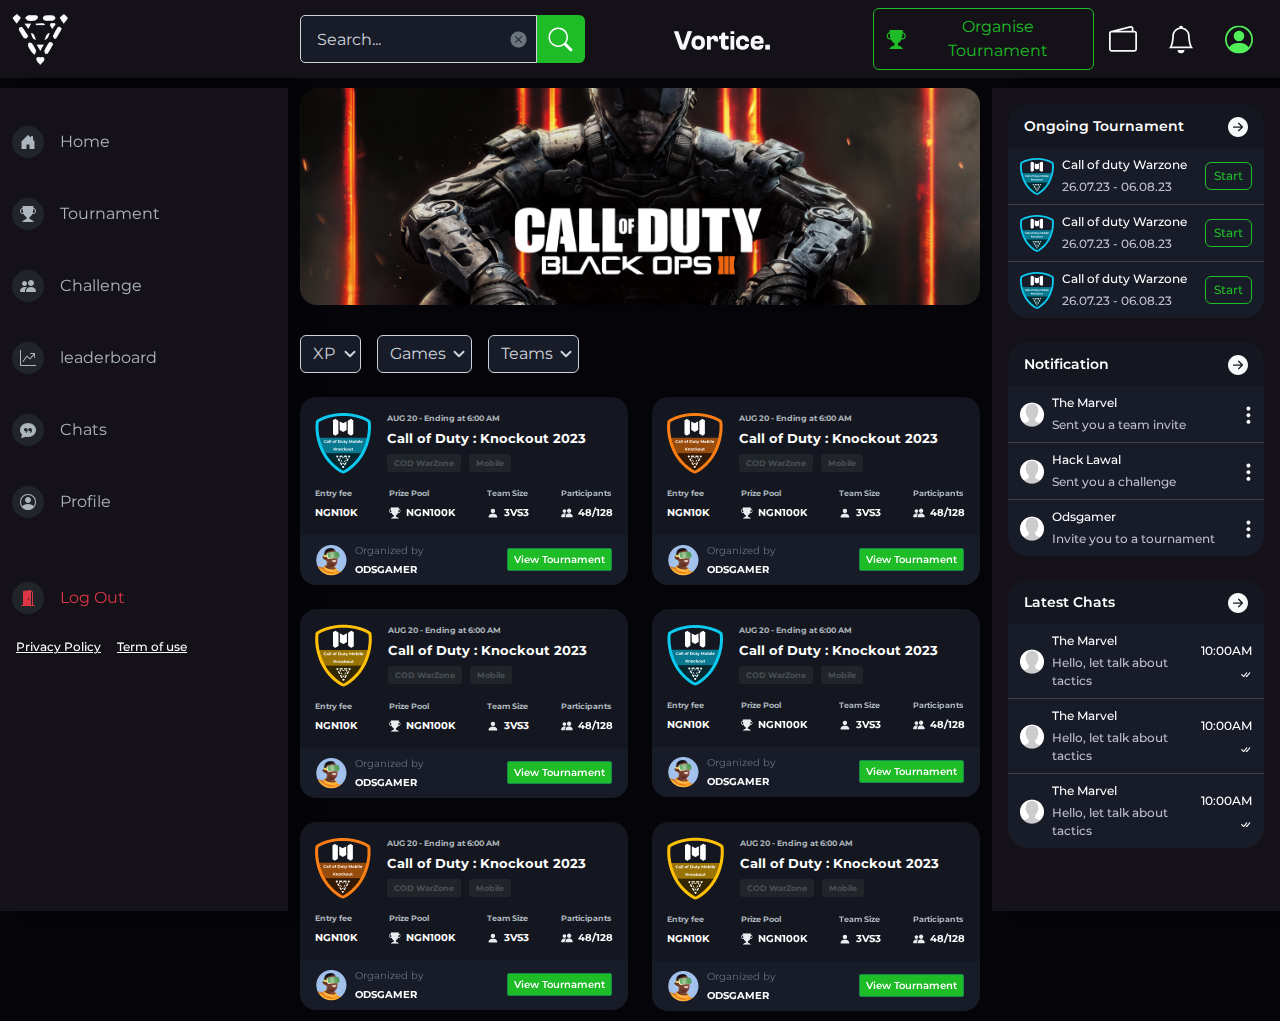
<file: leaderboard.html>
<!DOCTYPE html>
<html lang="en">

<head>
    <meta charset="UTF-8">
    <meta name="viewport" content="width=device-width, initial-scale=1.0">
    <link rel="shortcut icon" href="./assets/images/logo-1.png" type="image/x-icon">
    <title>Dashboard Vortice</title>
    <link rel="stylesheet" href="./assets/css/bootstrap/bootstrap.min.css">
    <link href="./assets/plugin/splide/splide.min.css" rel="stylesheet" type="text/css" />
    <link rel="stylesheet" href="./assets/css/style.css">
</head>

<body>

    <div id="wrapper">
        <!-- top navbar -->
        <nav class="navbar navbar-expand-lg bg-body-tertiary sticky-top top-navbar">
            <div class="container-fluid position-relative">
                <a class="navbar-brand py-0" href="#">
                    <img src="./assets/images/logo-1.png" alt="logo-1" class="img-fluid  d-none d-lg-block">
                    <img src="./assets/images/logo-3.png" alt="logo-3" class="img-fluid  d-block d-lg-none">
                </a>
                <!-- <div class="flex-grow-1"> -->

                <div class="collapse navbar-collapse justify-content-between" id="navbarSupportedContent">
                    <form role="search">
                        <div class="input-group">
                            <div class="d-flex align-items-center position-relative">
                                <input type="text" class="form-control" placeholder="Search..." aria-label="Search">
                                <span class="close-btn position-absolute">
                                    <img src="./assets/images/close-icon.png" alt="close" class="img-fluid">
                                </span>
                            </div>
                            <button class="btn-success input-group-text border-0">
                                <svg width="25" height="25" viewBox="0 0 25 25" fill="none"
                                    xmlns="http://www.w3.org/2000/svg">
                                    <path
                                        d="M18.1158 16.0171C19.5683 14.0352 20.2188 11.5779 19.9373 9.13685C19.6557 6.69584 18.4629 4.45114 16.5975 2.85182C14.732 1.25251 12.3314 0.416533 9.87607 0.511142C7.4207 0.605752 5.09159 1.62397 3.35471 3.36209C1.61784 5.10021 0.601287 7.43004 0.508435 9.88548C0.415582 12.3409 1.25328 14.7409 2.85392 16.6052C4.45457 18.4695 6.70013 19.6607 9.14134 19.9405C11.5826 20.2203 14.0394 19.568 16.0203 18.1141H16.0188C16.0638 18.1741 16.1118 18.2311 16.1658 18.2866L21.9408 24.0616C22.2221 24.3431 22.6036 24.5013 23.0015 24.5014C23.3994 24.5016 23.7811 24.3436 24.0626 24.0624C24.344 23.7811 24.5022 23.3996 24.5024 23.0017C24.5025 22.6038 24.3446 22.2221 24.0633 21.9406L18.2883 16.1656C18.2347 16.1113 18.177 16.0612 18.1158 16.0156V16.0171ZM18.5028 10.2511C18.5028 11.3345 18.2894 12.4073 17.8748 13.4083C17.4602 14.4092 16.8525 15.3187 16.0864 16.0848C15.3204 16.8508 14.4109 17.4585 13.41 17.8731C12.409 18.2877 11.3362 18.5011 10.2528 18.5011C9.16941 18.5011 8.09661 18.2877 7.09567 17.8731C6.09474 17.4585 5.18526 16.8508 4.41918 16.0848C3.6531 15.3187 3.04541 14.4092 2.63081 13.4083C2.2162 12.4073 2.00281 11.3345 2.00281 10.2511C2.00281 8.06309 2.87201 5.96467 4.41918 4.4175C5.96636 2.87032 8.06478 2.00113 10.2528 2.00113C12.4408 2.00113 14.5393 2.87032 16.0864 4.4175C17.6336 5.96467 18.5028 8.06309 18.5028 10.2511Z"
                                        fill="white" />
                                </svg>
                            </button>
                        </div>
                    </form>
                    <a class="navbar-brand d-none d-lg-block text-center" href="#">
                        <img src="./assets/images/logo-2.png" alt="logo-2" class="img-fluid">
                    </a>
                    <a href="#" class="btn btn-outline-success d-flex align-items-center gap-2">
                        <svg width="21" height="21" viewBox="0 0 21 21" fill="none" xmlns="http://www.w3.org/2000/svg">
                            <path
                                d="M3.77766 1.03923C3.77766 0.871933 3.84411 0.711492 3.96241 0.593198C4.0807 0.474904 4.24114 0.408447 4.40843 0.408447H17.024C17.1913 0.408447 17.3517 0.474904 17.47 0.593198C17.5883 0.711492 17.6548 0.871933 17.6548 1.03923C17.6548 1.71794 17.6396 2.36386 17.6119 2.97698C18.1104 3.05952 18.5873 3.24104 19.0145 3.51084C19.4417 3.78064 19.8106 4.13325 20.0993 4.54788C20.3881 4.9625 20.5909 5.43075 20.6958 5.92501C20.8007 6.41927 20.8056 6.92954 20.7101 7.42571C20.6147 7.92188 20.4209 8.39392 20.1401 8.81399C19.8593 9.23406 19.4972 9.59365 19.0752 9.87156C18.6533 10.1495 18.1799 10.3401 17.6831 10.4321C17.1863 10.5242 16.6761 10.5158 16.1825 10.4075C15.1859 12.7603 13.8133 13.9109 12.6086 14.2061V16.9474L14.4063 17.3966C14.651 17.4571 14.8819 17.5669 15.0837 17.7183L17.4025 19.4579C17.5084 19.5374 17.5866 19.6481 17.6261 19.7745C17.6656 19.9009 17.6643 20.0364 17.6224 20.162C17.5805 20.2876 17.5002 20.3969 17.3928 20.4743C17.2854 20.5517 17.1564 20.5933 17.024 20.5933H4.40843C4.27605 20.5933 4.14701 20.5517 4.03961 20.4743C3.93221 20.3969 3.85189 20.2876 3.81003 20.162C3.76816 20.0364 3.76687 19.9009 3.80635 19.7745C3.84582 19.6481 3.92406 19.5374 4.02997 19.4579L6.34871 17.7183C6.55056 17.5669 6.78142 17.4571 7.02616 17.3966L8.82388 16.9474V14.2061C7.6191 13.9109 6.24652 12.7603 5.24989 10.4063C4.7561 10.5151 4.2455 10.524 3.74825 10.4322C3.251 10.3404 2.77717 10.15 2.35476 9.87203C1.93235 9.59409 1.56992 9.23433 1.28887 8.81398C1.00781 8.39364 0.813843 7.92123 0.718409 7.42467C0.622975 6.92811 0.628013 6.41746 0.733225 5.92288C0.838437 5.4283 1.04169 4.95982 1.33098 4.5451C1.62027 4.13038 1.98973 3.77783 2.41754 3.50828C2.84536 3.23874 3.32284 3.05765 3.82181 2.97571C3.79211 2.33065 3.77739 1.68498 3.77766 1.03923V1.03923ZM3.90255 4.24358C3.24425 4.36403 2.66077 4.74105 2.28045 5.29171C1.90014 5.84237 1.75415 6.52155 1.8746 7.17985C1.99505 7.83815 2.37207 8.42163 2.92273 8.80195C3.47339 9.18226 4.15257 9.32825 4.81087 9.2078C4.39077 7.88317 4.06908 6.24819 3.90255 4.24358V4.24358ZM16.6228 9.2078C17.2811 9.32825 17.9603 9.18226 18.511 8.80195C19.0616 8.42163 19.4386 7.83815 19.5591 7.17985C19.6795 6.52155 19.5336 5.84237 19.1532 5.29171C18.7729 4.74105 18.1894 4.36403 17.5311 4.24358C17.3634 6.24945 17.0417 7.88317 16.6228 9.2078Z"
                                fill="#1EBC26" />
                        </svg>
                        Organise Tournament
                    </a>
                </div>
                <ul class="navbar-nav flex-row ms-auto">
                    <li class="nav-item">
                        <a href="#" class="nav-link">
                            <svg width="28" height="29" viewBox="0 0 28 29" fill="none"
                                xmlns="http://www.w3.org/2000/svg">
                                <g clip-path="url(#clip0_25_7781)">
                                    <path
                                        d="M21.238 1.07041C21.6249 0.973637 22.0287 0.966277 22.4188 1.04889C22.8089 1.1315 23.1751 1.3019 23.4895 1.54717C23.8039 1.79243 24.0584 2.10611 24.2334 2.46439C24.4085 2.82267 24.4997 3.21613 24.5 3.61491V5.74991H25.375C26.0712 5.74991 26.7389 6.02647 27.2312 6.51875C27.7234 7.01103 28 7.67871 28 8.3749V24.1249C28 24.8211 27.7234 25.4888 27.2312 25.9811C26.7389 26.4733 26.0712 26.7499 25.375 26.7499H2.625C1.92881 26.7499 1.26113 26.4733 0.768845 25.9811C0.276562 25.4888 1.7166e-07 24.8211 1.7166e-07 24.1249V8.3749C-0.000244056 7.69915 0.260124 7.04933 0.726911 6.5607C1.1937 6.07208 1.83094 5.78229 2.506 5.75166L21.238 1.07041ZM9.7335 5.74991H22.75V3.61491C22.7497 3.48214 22.7192 3.35119 22.6608 3.23196C22.6024 3.11274 22.5176 3.00837 22.4129 2.92675C22.3082 2.84514 22.1863 2.78842 22.0564 2.7609C21.9265 2.73338 21.7921 2.73578 21.6632 2.76791L9.7335 5.74991ZM2.625 7.49991C2.39294 7.49991 2.17038 7.59209 2.00628 7.75619C1.84219 7.92028 1.75 8.14284 1.75 8.3749V24.1249C1.75 24.357 1.84219 24.5795 2.00628 24.7436C2.17038 24.9077 2.39294 24.9999 2.625 24.9999H25.375C25.6071 24.9999 25.8296 24.9077 25.9937 24.7436C26.1578 24.5795 26.25 24.357 26.25 24.1249V8.3749C26.25 8.14284 26.1578 7.92028 25.9937 7.75619C25.8296 7.59209 25.6071 7.49991 25.375 7.49991H2.625Z"
                                        fill="#F8F9FA" />
                                </g>
                                <defs>
                                    <clipPath id="clip0_25_7781">
                                        <rect width="28" height="28" fill="white" transform="translate(0 0.5)" />
                                    </clipPath>
                                </defs>
                            </svg>
                        </a>
                    </li>
                    <li class="nav-item dropdown">
                        <a href="#" class="nav-link d-flex align-items-center" role="button" id="navbarDropdown2"
                            data-bs-toggle="dropdown" aria-expanded="false">
                            <svg width="28" height="29" viewBox="0 0 28 29" fill="none"
                                xmlns="http://www.w3.org/2000/svg">
                                <g clip-path="url(#clip0_25_7782)">
                                    <path
                                        d="M14 28.5001C14.9283 28.5001 15.8185 28.1313 16.4749 27.4749C17.1313 26.8186 17.5 25.9283 17.5 25.0001H10.5C10.5 25.9283 10.8687 26.8186 11.5251 27.4749C12.1815 28.1313 13.0717 28.5001 14 28.5001ZM14 3.85657L12.6053 4.13832C11.0232 4.46067 9.60108 5.31975 8.57964 6.57016C7.5582 7.82056 7.00017 9.38549 7 11.0001C7 12.0991 6.7655 14.8448 6.19675 17.5486C5.91675 18.8908 5.53875 20.2891 5.0365 21.5001H22.9635C22.4613 20.2891 22.085 18.8926 21.8032 17.5486C21.2345 14.8448 21 12.0991 21 11.0001C20.9994 9.38579 20.4412 7.82128 19.4198 6.57123C18.3984 5.32118 16.9765 4.46236 15.3947 4.14007L14 3.85482V3.85657ZM24.885 21.5001C25.2753 22.2823 25.7267 22.9018 26.25 23.2501H1.75C2.27325 22.9018 2.72475 22.2823 3.115 21.5001C4.69 18.3501 5.25 12.5401 5.25 11.0001C5.25 6.76507 8.26 3.23007 12.2587 2.42332C12.2343 2.17999 12.2612 1.93424 12.3376 1.70192C12.4139 1.4696 12.5382 1.25587 12.7022 1.07452C12.8663 0.893163 13.0666 0.748207 13.2901 0.648999C13.5136 0.549792 13.7554 0.498535 14 0.498535C14.2446 0.498535 14.4864 0.549792 14.7099 0.648999C14.9334 0.748207 15.1337 0.893163 15.2978 1.07452C15.4618 1.25587 15.5861 1.4696 15.6624 1.70192C15.7388 1.93424 15.7657 2.17999 15.7413 2.42332C17.7192 2.82564 19.4974 3.8992 20.7747 5.46219C22.0519 7.02519 22.7497 8.98157 22.75 11.0001C22.75 12.5401 23.31 18.3501 24.885 21.5001Z"
                                        fill="#F8F9FA" />
                                </g>
                                <defs>
                                    <clipPath id="clip0_25_7782">
                                        <rect width="28" height="28" fill="white" transform="translate(0 0.5)" />
                                    </clipPath>
                                </defs>
                            </svg>
                        </a>

                        <ul class="dropdown-menu position-absolute  mt-3 dropdown-menu-end py-0"
                            aria-labelledby="navbarDropdown2">
                            <h6 class="dropdown-item-text font-15 m-0 py-3 border-bottom direction-row">
                                Notifications <span class="badge bg-soft-primary badge-pill">2</span>
                            </h6>
                            <div class="notification-menu">
                                <!-- item-->
                                <a href="#" class="dropdown-item py-3">
                                    <small class="float-end text-muted ps-2">2 min ago</small>
                                    <div class="media d-flex">
                                        <div class="media-body align-self-center ms-2 text-truncate">
                                            <h6 class="my-0 fw-normal text-dark">Your order is placed</h6>
                                            <small class="text-muted mb-0">Dummy text of the printing and
                                                industry.</small>
                                        </div>
                                        <!--end media-body-->
                                    </div>
                                    <!--end media-->
                                </a>
                                <!--end-item-->
                                <!-- item-->
                                <a href="#" class="dropdown-item py-3">
                                    <small class="float-end text-muted ps-2">10 min ago</small>
                                    <div class="media d-flex">
                                        <div class="media-body align-self-center ms-2 text-truncate">
                                            <h6 class="my-0 fw-normal text-dark">Meeting with designers</h6>
                                            <small class="text-muted mb-0">It is a long established fact that a
                                                reader.</small>
                                        </div>
                                        <!--end media-body-->
                                    </div>
                                    <!--end media-->
                                </a>
                                <!--end-item-->
                                <!-- item-->
                                <a href="#" class="dropdown-item py-3">
                                    <small class="float-end text-muted ps-2">40 min ago</small>
                                    <div class="media d-flex">
                                        <div class="media-body align-self-center ms-2 text-truncate">
                                            <h6 class="my-0 fw-normal text-dark">UX 3 Task complete.</h6>
                                            <small class="text-muted mb-0">Dummy text of the printing.</small>
                                        </div>
                                        <!--end media-body-->
                                    </div>
                                    <!--end media-->
                                </a>
                                <!--end-item-->
                                <!-- item-->
                                <a href="#" class="dropdown-item py-3">
                                    <small class="float-end text-muted ps-2">1 hr ago</small>
                                    <div class="media d-flex">
                                        <div class="media-body align-self-center ms-2 text-truncate">
                                            <h6 class="my-0 fw-normal text-dark">Your order is placed</h6>
                                            <small class="text-muted mb-0">It is a long established fact that a
                                                reader.</small>
                                        </div>
                                        <!--end media-body-->
                                    </div>
                                    <!--end media-->
                                </a>
                                <!--end-item-->
                                <!-- item-->
                                <a href="#" class="dropdown-item py-3">
                                    <small class="float-end text-muted ps-2">2 hrs ago</small>
                                    <div class="media d-flex">
                                        <div class="avatar-md bg-soft-primary">
                                            <i class="ti ti-users"></i>
                                        </div>
                                        <div class="media-body align-self-center ms-2 text-truncate">
                                            <h6 class="my-0 fw-normal text-dark">Payment Successfull</h6>
                                            <small class="text-muted mb-0">Dummy text of the printing.</small>
                                        </div>
                                        <!--end media-body-->
                                    </div>
                                    <!--end media-->
                                </a>
                                <!--end-item-->
                            </div>
                        </ul>
                    </li>
                    <li class="nav-item dropdown">
                        <a href="#" class="nav-link d-flex align-items-center" role="button" id="navbarDropdown"
                            data-bs-toggle="dropdown" aria-expanded="false">
                            <svg width="28" height="29" viewBox="0 0 28 29" fill="none"
                                xmlns="http://www.w3.org/2000/svg">
                                <g clip-path="url(#clip0_25_7784)">
                                    <path
                                        d="M19.25 11C19.25 12.3924 18.6969 13.7277 17.7123 14.7123C16.7277 15.6969 15.3924 16.25 14 16.25C12.6076 16.25 11.2723 15.6969 10.2877 14.7123C9.30312 13.7277 8.75 12.3924 8.75 11C8.75 9.60761 9.30312 8.27226 10.2877 7.28769C11.2723 6.30312 12.6076 5.75 14 5.75C15.3924 5.75 16.7277 6.30312 17.7123 7.28769C18.6969 8.27226 19.25 9.60761 19.25 11Z"
                                        fill="#51EF59" />
                                    <path fill-rule="evenodd" clip-rule="evenodd"
                                        d="M0 14.5C0 10.787 1.475 7.22601 4.10051 4.60051C6.72601 1.975 10.287 0.5 14 0.5C17.713 0.5 21.274 1.975 23.8995 4.60051C26.525 7.22601 28 10.787 28 14.5C28 18.213 26.525 21.774 23.8995 24.3995C21.274 27.025 17.713 28.5 14 28.5C10.287 28.5 6.72601 27.025 4.10051 24.3995C1.475 21.774 0 18.213 0 14.5ZM14 2.25C11.6931 2.25012 9.43314 2.90163 7.4802 4.12955C5.52727 5.35746 3.96074 7.11187 2.96094 9.19084C1.96113 11.2698 1.56868 13.5888 1.82875 15.881C2.08882 18.1732 2.99084 20.3454 4.431 22.1475C5.6735 20.1455 8.40875 18 14 18C19.5912 18 22.3247 20.1438 23.569 22.1475C25.0092 20.3454 25.9112 18.1732 26.1713 15.881C26.4313 13.5888 26.0389 11.2698 25.0391 9.19084C24.0393 7.11187 22.4727 5.35746 20.5198 4.12955C18.5669 2.90163 16.3069 2.25012 14 2.25Z"
                                        fill="#51EF59" />
                                </g>
                                <defs>
                                    <clipPath id="clip0_25_7784">
                                        <rect width="28" height="28" fill="white" transform="translate(0 0.5)" />
                                    </clipPath>
                                </defs>
                            </svg>
                        </a>

                        <ul class="dropdown-menu position-absolute  dropdown-menu-end" aria-labelledby="navbarDropdown">
                            <li class=""><a href="./login.html" class="dropdown-item d-flex  align-items-center">
                                    <?xml version="1.0" ?><!-- Uploaded to: SVG Repo, www.svgrepo.com, Generator: SVG Repo Mixer Tools -->
                                    <svg width="28px" height="28px" viewBox="0 0 1000 1000" data-name="Layer 2"
                                        id="Layer_2" xmlns="http://www.w3.org/2000/svg">
                                        <defs>
                                            <style>
                                                .cls-1 {
                                                    fill: none;
                                                    stroke: #020202;
                                                    stroke-linecap: round;
                                                    stroke-miterlimit: 10;
                                                    stroke-width: 22px;
                                                }

                                                .cls-2 {
                                                    fill: #020202;
                                                }
                                            </style>
                                        </defs>
                                        <path class="cls-1"
                                            d="M591.61,280.48C693.9,317.86,766.91,416,766.91,531.26c0,147.41-119.5,266.91-266.91,266.91S233.09,678.67,233.09,531.26c0-115.22,73-213.4,175.3-250.78" />
                                        <rect class="cls-2" height="160.61" rx="35.92" width="71.84" x="464.08"
                                            y="201.83" />
                                    </svg>
                                    <span class=" d-inline-block">Logout</span>
                                </a></li>
                        </ul>
                    </li>
                </ul>
                <button class="navbar-toggler" type="button" data-bs-toggle="collapse"
                    data-bs-target="#navbarSupportedContent" aria-controls="navbarSupportedContent"
                    aria-expanded="false" aria-label="Toggle navigation">
                    <?xml version="1.0" encoding="utf-8"?><!-- Uploaded to: SVG Repo, www.svgrepo.com, Generator: SVG Repo Mixer Tools -->
                    <svg width="24px" height="24px" viewBox="0 0 24 24" fill="none" xmlns="http://www.w3.org/2000/svg">
                        <path d="M4 18L20 18" stroke="#ffffff" stroke-width="2" stroke-linecap="round" />
                        <path d="M4 12L20 12" stroke="#ffffff" stroke-width="2" stroke-linecap="round" />
                        <path d="M4 6L20 6" stroke="#ffffff" stroke-width="2" stroke-linecap="round" />
                    </svg>
                </button>
            </div>
        </nav>

        <div id="content-wrapper" class="d-flex align-items-start">

            <!-- sidebar Left Start-->
            <div class="sidebar start-0" id="sidebar-left">
                <div class="d-flex flex-column justify-content-between gap-5">
                    <ul class="navbar-nav gap-lg-4">

                        <!-- Nav Item - Home -->
                        <li class="nav-item">
                            <a class="nav-link" href="index.html">
                                <span class="icon">
                                    <svg width="14" height="14" viewBox="0 0 14 14" fill="none"
                                        xmlns="http://www.w3.org/2000/svg">
                                        <path
                                            d="M5.5 13.4999V9.99492C5.5 9.74992 5.75 9.49992 6 9.49992H8C8.25 9.49992 8.5 9.74992 8.5 9.99992V13.4999C8.5 13.6325 8.55268 13.7597 8.64645 13.8535C8.74022 13.9472 8.86739 13.9999 9 13.9999H13C13.1326 13.9999 13.2598 13.9472 13.3536 13.8535C13.4473 13.7597 13.5 13.6325 13.5 13.4999V6.49992C13.5001 6.43421 13.4873 6.36913 13.4622 6.30839C13.4372 6.24764 13.4004 6.19244 13.354 6.14592L12 4.79292V1.49992C12 1.36731 11.9473 1.24013 11.8536 1.14636C11.7598 1.0526 11.6326 0.999917 11.5 0.999917H10.5C10.3674 0.999917 10.2402 1.0526 10.1464 1.14636C10.0527 1.24013 10 1.36731 10 1.49992V2.79292L7.354 0.145917C7.30756 0.099354 7.25238 0.0624111 7.19163 0.0372047C7.13089 0.0119982 7.06577 -0.000976563 7 -0.000976562C6.93423 -0.000976563 6.86911 0.0119982 6.80837 0.0372047C6.74762 0.0624111 6.69245 0.099354 6.646 0.145917L0.646001 6.14592C0.599599 6.19244 0.562821 6.24764 0.537769 6.30839C0.512717 6.36913 0.499883 6.43421 0.500001 6.49992V13.4999C0.500001 13.6325 0.552679 13.7597 0.646447 13.8535C0.740216 13.9472 0.867393 13.9999 1 13.9999H5C5.13261 13.9999 5.25979 13.9472 5.35355 13.8535C5.44732 13.7597 5.5 13.6325 5.5 13.4999Z"
                                            fill="#ADB5BD" />
                                    </svg>
                                </span>
                                <span class="d-none d-md-inline-block">Home</span></a>
                        </li>
                        <!-- Nav Item - Tournament -->
                        <li class="nav-item">
                            <a class="nav-link" href="./tournament.html">
                                <span class="icon">
                                    <svg width="16" height="16" viewBox="0 0 16 16" fill="none"
                                        xmlns="http://www.w3.org/2000/svg">
                                        <path
                                            d="M2.49989 0.5C2.49989 0.367392 2.55257 0.240215 2.64634 0.146447C2.74011 0.0526784 2.86728 0 2.99989 0L12.9999 0C13.1325 0 13.2597 0.0526784 13.3534 0.146447C13.4472 0.240215 13.4999 0.367392 13.4999 0.5C13.4999 1.038 13.4879 1.55 13.4659 2.036C13.861 2.10143 14.2391 2.24532 14.5777 2.45918C14.9163 2.67304 15.2087 2.95255 15.4376 3.28121C15.6665 3.60987 15.8273 3.98104 15.9104 4.37283C15.9936 4.76461 15.9974 5.16908 15.9218 5.56239C15.8461 5.95569 15.6925 6.32986 15.4699 6.66284C15.2473 6.99581 14.9603 7.28085 14.6259 7.50114C14.2914 7.72144 13.9162 7.87252 13.5223 7.94549C13.1285 8.01846 12.7241 8.01183 12.3329 7.926C11.5429 9.791 10.4549 10.703 9.49989 10.937V13.11L10.9249 13.466C11.1189 13.514 11.3019 13.601 11.4619 13.721L13.2999 15.1C13.3838 15.163 13.4459 15.2507 13.4771 15.3509C13.5084 15.4511 13.5074 15.5586 13.4742 15.6581C13.441 15.7577 13.3774 15.8443 13.2922 15.9056C13.2071 15.967 13.1048 16 12.9999 16H2.99989C2.89495 16 2.79267 15.967 2.70754 15.9056C2.6224 15.8443 2.55873 15.7577 2.52555 15.6581C2.49236 15.5586 2.49134 15.4511 2.52263 15.3509C2.55392 15.2507 2.61594 15.163 2.69989 15.1L4.53789 13.721C4.69789 13.601 4.88089 13.514 5.07489 13.466L6.49989 13.11V10.937C5.54489 10.703 4.45689 9.791 3.66689 7.925C3.27548 8.01129 2.87074 8.01828 2.47658 7.94554C2.08242 7.87281 1.70684 7.72183 1.372 7.50151C1.03717 7.2812 0.749879 6.99602 0.527097 6.66283C0.304316 6.32963 0.15056 5.95517 0.0749126 5.56156C-0.000735343 5.16795 0.00325788 4.76318 0.0866564 4.37114C0.170055 3.97909 0.331168 3.60774 0.56048 3.279C0.789791 2.95027 1.08265 2.67082 1.42177 2.45715C1.76088 2.24349 2.13937 2.09995 2.53489 2.035C2.51135 1.52367 2.49968 1.01187 2.49989 0.5ZM2.59889 3.04C2.07708 3.13548 1.61456 3.43433 1.3131 3.87083C1.01164 4.30732 0.895913 4.84569 0.991391 5.3675C1.08687 5.88931 1.38573 6.35183 1.82222 6.65329C2.25871 6.95476 2.79708 7.07048 3.31889 6.975C2.98589 5.925 2.73089 4.629 2.59889 3.04ZM12.6819 6.975C13.2037 7.07048 13.7421 6.95476 14.1786 6.65329C14.6151 6.35183 14.9139 5.88931 15.0094 5.3675C15.1049 4.84569 14.9891 4.30732 14.6877 3.87083C14.3862 3.43433 13.9237 3.13548 13.4019 3.04C13.2689 4.63 13.0139 5.925 12.6819 6.975Z"
                                            fill="#ADB5BD" />
                                    </svg>
                                </span>
                                <span class="d-none d-md-inline-block">Tournament</span></a>
                        </li>

                        <!-- Nav Item - Challenge -->
                        <li class="nav-item">
                            <a class="nav-link" href="./challenge.html">
                                <span class="icon">
                                    <svg width="16" height="16" viewBox="0 0 16 16" fill="none"
                                        xmlns="http://www.w3.org/2000/svg">
                                        <path
                                            d="M7 14C7 14 6 14 6 13C6 12 7 9 11 9C15 9 16 12 16 13C16 14 15 14 15 14H7ZM11 8C11.7956 8 12.5587 7.68393 13.1213 7.12132C13.6839 6.55871 14 5.79565 14 5C14 4.20435 13.6839 3.44129 13.1213 2.87868C12.5587 2.31607 11.7956 2 11 2C10.2044 2 9.44129 2.31607 8.87868 2.87868C8.31607 3.44129 8 4.20435 8 5C8 5.79565 8.31607 6.55871 8.87868 7.12132C9.44129 7.68393 10.2044 8 11 8Z"
                                            fill="#ADB5BD" />
                                        <path fill-rule="evenodd" clip-rule="evenodd"
                                            d="M5.216 14C5.06776 13.6878 4.99382 13.3455 5 13C5 11.645 5.68 10.25 6.936 9.28C6.30909 9.08684 5.65595 8.99237 5 9C1 9 0 12 0 13C0 14 1 14 1 14H5.216Z"
                                            fill="#ADB5BD" />
                                        <path
                                            d="M4.5 8C5.16304 8 5.79893 7.73661 6.26777 7.26777C6.73661 6.79893 7 6.16304 7 5.5C7 4.83696 6.73661 4.20107 6.26777 3.73223C5.79893 3.26339 5.16304 3 4.5 3C3.83696 3 3.20107 3.26339 2.73223 3.73223C2.26339 4.20107 2 4.83696 2 5.5C2 6.16304 2.26339 6.79893 2.73223 7.26777C3.20107 7.73661 3.83696 8 4.5 8Z"
                                            fill="#ADB5BD" />
                                    </svg>
                                </span>
                                <span class="d-none d-md-inline-block">Challenge</span></a>
                        </li>
                        <!-- Nav Item - leaderboard -->
                        <li class="nav-item">
                            <a class="nav-link active" href="./leaderboard.html">
                                <span class="icon">
                                    <svg width="16" height="16" viewBox="0 0 16 16" fill="none"
                                        xmlns="http://www.w3.org/2000/svg">
                                        <g clip-path="url(#clip0_25_7807)">
                                            <path fill-rule="evenodd" clip-rule="evenodd"
                                                d="M0 0H1V15H16V16H0V0ZM10 3.5C10 3.36739 10.0527 3.24021 10.1464 3.14645C10.2402 3.05268 10.3674 3 10.5 3H14.5C14.6326 3 14.7598 3.05268 14.8536 3.14645C14.9473 3.24021 15 3.36739 15 3.5V7.5C15 7.63261 14.9473 7.75979 14.8536 7.85355C14.7598 7.94732 14.6326 8 14.5 8C14.3674 8 14.2402 7.94732 14.1464 7.85355C14.0527 7.75979 14 7.63261 14 7.5V4.9L10.387 9.317C10.3428 9.37099 10.2877 9.41511 10.2254 9.44655C10.1631 9.47798 10.0949 9.49602 10.0252 9.4995C9.9555 9.50299 9.88584 9.49184 9.8207 9.46678C9.75556 9.44172 9.69639 9.4033 9.647 9.354L7.06 6.767L3.404 11.794C3.32402 11.8957 3.20774 11.9624 3.07958 11.9802C2.95143 11.9979 2.82138 11.9653 2.71677 11.8892C2.61216 11.8131 2.54113 11.6994 2.51861 11.572C2.49609 11.4446 2.52383 11.3134 2.596 11.206L6.596 5.706C6.63846 5.64751 6.69309 5.59893 6.75613 5.56359C6.81917 5.52825 6.88912 5.50699 6.96117 5.50129C7.03322 5.49559 7.10564 5.50557 7.17346 5.53055C7.24128 5.55554 7.30287 5.59492 7.354 5.646L9.963 8.256L13.445 4H10.5C10.3674 4 10.2402 3.94732 10.1464 3.85355C10.0527 3.75979 10 3.63261 10 3.5Z"
                                                fill="#ADB5BD" />
                                        </g>
                                        <defs>
                                            <clipPath id="clip0_25_7807">
                                                <rect width="16" height="16" fill="white" />
                                            </clipPath>
                                        </defs>
                                    </svg>
                                </span>
                                <span class="d-none d-md-inline-block">leaderboard</span></a>
                        </li>

                        <!-- Nav Item - Chats -->
                        <li class="nav-item">
                            <a class="nav-link" href="./chats.html">
                                <span class="icon">
                                    <svg width="16" height="16" viewBox="0 0 16 16" fill="none"
                                        xmlns="http://www.w3.org/2000/svg">
                                        <path
                                            d="M16 8C16 11.866 12.418 15 8 15C7.20765 15.0011 6.41859 14.8982 5.653 14.694C5.069 14.99 3.728 15.558 1.472 15.928C1.272 15.96 1.12 15.752 1.199 15.566C1.553 14.73 1.873 13.616 1.969 12.6C0.744 11.37 0 9.76 0 8C0 4.134 3.582 1 8 1C12.418 1 16 4.134 16 8ZM7.194 6.766C7.12808 6.66762 7.052 6.57645 6.967 6.494C6.83335 6.35637 6.67401 6.2463 6.498 6.17L6.49 6.166C6.25317 6.05604 5.99511 5.99937 5.734 6C4.776 6 4 6.746 4 7.667C4 8.587 4.776 9.333 5.734 9.333C6.077 9.333 6.396 9.238 6.665 9.073C6.528 9.462 6.275 9.877 5.855 10.293C5.81544 10.3316 5.7842 10.3779 5.76321 10.4291C5.74222 10.4802 5.73193 10.5351 5.73296 10.5904C5.73399 10.6457 5.74632 10.7001 5.7692 10.7505C5.79208 10.8008 5.82503 10.8459 5.866 10.883C6.039 11.043 6.313 11.038 6.48 10.873C7.814 9.544 7.85 8.115 7.421 7.167C7.35799 7.02687 7.28199 6.89296 7.194 6.767V6.766ZM11 9.073C10.864 9.462 10.61 9.877 10.19 10.293C10.1505 10.3317 10.1193 10.378 10.0984 10.4292C10.0775 10.4804 10.0673 10.5353 10.0684 10.5906C10.0696 10.6459 10.082 10.7003 10.105 10.7506C10.1279 10.8009 10.161 10.846 10.202 10.883C10.374 11.043 10.648 11.038 10.815 10.873C12.149 9.544 12.185 8.115 11.757 7.167C11.6936 7.02685 11.6173 6.89293 11.529 6.767C11.4632 6.66826 11.3871 6.57676 11.302 6.494C11.1684 6.35635 11.009 6.24627 10.833 6.17L10.825 6.166C10.5885 6.05618 10.3308 5.99952 10.07 6C9.113 6 8.336 6.746 8.336 7.667C8.336 8.587 9.113 9.333 10.07 9.333C10.413 9.333 10.732 9.238 11.001 9.073H11Z"
                                            fill="#ADB5BD" />
                                    </svg>
                                </span>
                                <span class="d-none d-md-inline-block">Chats</span></a>
                        </li>

                        <!-- Nav Item - Profile -->
                        <li class="nav-item">
                            <a class="nav-link" href="./profile.html">
                                <span class="icon">
                                    <svg width="16" height="16" viewBox="0 0 16 16" fill="none"
                                        xmlns="http://www.w3.org/2000/svg">
                                        <g clip-path="url(#clip0_25_7817)">
                                            <path
                                                d="M11 6C11 6.79565 10.6839 7.55871 10.1213 8.12132C9.55871 8.68393 8.79565 9 8 9C7.20435 9 6.44129 8.68393 5.87868 8.12132C5.31607 7.55871 5 6.79565 5 6C5 5.20435 5.31607 4.44129 5.87868 3.87868C6.44129 3.31607 7.20435 3 8 3C8.79565 3 9.55871 3.31607 10.1213 3.87868C10.6839 4.44129 11 5.20435 11 6Z"
                                                fill="#ADB5BD" />
                                            <path fill-rule="evenodd" clip-rule="evenodd"
                                                d="M0 8C0 5.87827 0.842855 3.84344 2.34315 2.34315C3.84344 0.842855 5.87827 0 8 0C10.1217 0 12.1566 0.842855 13.6569 2.34315C15.1571 3.84344 16 5.87827 16 8C16 10.1217 15.1571 12.1566 13.6569 13.6569C12.1566 15.1571 10.1217 16 8 16C5.87827 16 3.84344 15.1571 2.34315 13.6569C0.842855 12.1566 0 10.1217 0 8ZM8 1C6.68178 1.00007 5.39037 1.37236 4.2744 2.07403C3.15844 2.77569 2.26328 3.77821 1.69196 4.96619C1.12065 6.15418 0.896386 7.47934 1.045 8.78916C1.19361 10.099 1.70905 11.3402 2.532 12.37C3.242 11.226 4.805 10 8 10C11.195 10 12.757 11.225 13.468 12.37C14.2909 11.3402 14.8064 10.099 14.955 8.78916C15.1036 7.47934 14.8794 6.15418 14.308 4.96619C13.7367 3.77821 12.8416 2.77569 11.7256 2.07403C10.6096 1.37236 9.31822 1.00007 8 1Z"
                                                fill="#ADB5BD" />
                                        </g>
                                        <defs>
                                            <clipPath id="clip0_25_7817">
                                                <rect width="16" height="16" fill="white" />
                                            </clipPath>
                                        </defs>
                                    </svg>
                                </span>

                                <span class="d-none d-md-inline-block">Profile</span></a>
                        </li>
                    </ul>
                    <div class="d-flex flex-column">
                        <div class="logout-btn nav-item">
                            <a class="nav-link" href="tables.html">
                                <img src="./assets/images/logout.png" alt="icon" class="img-fluid">
                                <span class="text-danger d-none d-md-inline-block">Log Out</span>
                            </a>
                        </div>
                        <div class="d-flex align-items-center gap-3 p-3 flex-wrap mb-3">
                            <a href="#" class="link">Privacy Policy</a>
                            <a href="#" class="link">Term of use</a>
                        </div>
                    </div>
                </div>

            </div>
            <!-- sidebar Left end -->

            <!-- content start -->
            <div id="content" class="leaderboard-page">
                <div class="container-fluid">
                    <!-- banner -->
                    <div class="banner">
                        <img src="./assets/images/banner.png" alt="banner" class="img-fluid w-100">
                    </div>
                    <!-- main headings -->
                    <div class="filter-bar d-flex align-items-center gap-3 mb-4">
                        <select class="form-select w-auto">
                            <option selected>XP</option>
                            <option value="xp-1">XP 1</option>
                            <option value="xp-2">XP 2</option>
                            <option value="xp-3">XP 3</option>
                        </select>
                        <select class="form-select w-auto">
                            <option selected>Games</option>
                            <option value="games-1">Games 1</option>
                            <option value="games-2">Games 2</option>
                            <option value="games-3">Games 3</option>
                        </select>
                        <select class="form-select w-auto">
                            <option selected>Teams</option>
                            <option value="teams-1">Teams 1</option>
                            <option value="teams-2">Teams 2</option>
                            <option value="teams-3">Teams 3</option>
                        </select>
                    </div>
                    <!--Tournaments cards -->
                    <div class="row row-cols-xxl-3 row-cols-xl-2 row-cals-sm-1 gy-4">
                        <!-- tournament-card 1 -->
                        <div class="col">
                            <div class="tournament-card card bg-transparent border-0 rounded-4 overflow-hidden">
                                <div class="card-body">
                                    <div class="d-flex gap-3 align-items-center">
                                        <img src="./assets/images/Badges-3.png" alt="img" class="img-fluid">
                                        <div class="d-flex flex-column gap-2">
                                            <p class="tournament-time-table">AUG 20 - Ending at 6:00 AM</p>
                                            <h3 class="tournament-game-name">Call of Duty : Knockout 2023</h3>
                                            <div class="d-flex gap-2">
                                                <span class="badge">COD WarZone</span>
                                                <span class="badge">Mobile</span>
                                            </div>
                                        </div>
                                    </div>
                                    <div class="tournament-menu d-flex justify-content-between">
                                        <div class="menu-items">
                                            <p class="menu-title">Entry fee</p>
                                            <p class="menu-name">NGN10K</p>
                                        </div>
                                        <div class="menu-items">
                                            <p class="menu-title">Prize Pool</p>
                                            <p class="menu-name">
                                                <svg width="12" height="12" viewBox="0 0 30 30" fill="none"
                                                    xmlns="http://www.w3.org/2000/svg">
                                                    <g clip-path="url(#clip0_202_5300)">
                                                        <path
                                                            d="M4.64939 1.58207C4.64939 1.34179 4.74484 1.11135 4.91474 0.941443C5.08465 0.771538 5.31509 0.676086 5.55537 0.676086H23.675C23.9153 0.676086 24.1458 0.771538 24.3157 0.941443C24.4856 1.11135 24.581 1.34179 24.581 1.58207C24.581 2.55691 24.5593 3.48463 24.5194 4.36525C25.2354 4.48381 25.9203 4.74453 26.5339 5.13204C27.1475 5.51955 27.6773 6.026 28.0921 6.62152C28.5068 7.21705 28.7981 7.8896 28.9488 8.5995C29.0995 9.3094 29.1065 10.0423 28.9694 10.7549C28.8323 11.4676 28.5539 12.1456 28.1506 12.7489C27.7473 13.3523 27.2273 13.8687 26.6212 14.2679C26.0151 14.6671 25.3353 14.9408 24.6217 15.073C23.9081 15.2053 23.1753 15.1932 22.4664 15.0377C21.035 18.417 19.0636 20.0696 17.3331 20.4936V24.431L19.9152 25.076C20.2667 25.163 20.5983 25.3206 20.8882 25.5381L24.2186 28.0368C24.3707 28.1509 24.4831 28.3099 24.5398 28.4914C24.5965 28.6729 24.5946 28.8677 24.5345 29.0481C24.4744 29.2284 24.359 29.3853 24.2048 29.4965C24.0505 29.6077 23.8652 29.6675 23.675 29.6675H5.55537C5.36522 29.6675 5.17989 29.6077 5.02563 29.4965C4.87138 29.3853 4.75601 29.2284 4.69588 29.0481C4.63575 28.8677 4.6339 28.6729 4.6906 28.4914C4.74729 28.3099 4.85966 28.1509 5.01178 28.0368L8.34217 25.5381C8.63209 25.3206 8.96368 25.163 9.3152 25.076L11.8973 24.431V20.4936C10.1668 20.0696 8.19541 18.417 6.76395 15.0359C6.05472 15.1923 5.32135 15.2049 4.60715 15.0731C3.89295 14.9413 3.2124 14.6678 2.60569 14.2686C1.99899 13.8694 1.47843 13.3526 1.07475 12.7489C0.67108 12.1452 0.392481 11.4667 0.25541 10.7534C0.118338 10.0402 0.125574 9.3068 0.276689 8.59643C0.427804 7.88607 0.719735 7.21319 1.13524 6.61753C1.55075 6.02187 2.0814 5.51552 2.69586 5.12836C3.31033 4.74121 3.99614 4.48112 4.71281 4.36344C4.67015 3.43693 4.649 2.50956 4.64939 1.58207ZM4.82877 6.18446C3.88326 6.35746 3.04521 6.89898 2.49896 7.68989C1.95272 8.4808 1.74303 9.4563 1.91604 10.4018C2.08904 11.3473 2.63056 12.1854 3.42147 12.7316C4.21237 13.2779 5.18788 13.4875 6.13339 13.3145C5.53 11.412 5.06795 9.06368 4.82877 6.18446ZM23.0988 13.3145C24.0443 13.4875 25.0198 13.2779 25.8107 12.7316C26.6017 12.1854 27.1432 11.3473 27.3162 10.4018C27.4892 9.4563 27.2795 8.4808 26.7332 7.68989C26.187 6.89898 25.3489 6.35746 24.4034 6.18446C24.1624 9.06549 23.7004 11.412 23.0988 13.3145Z"
                                                            fill="#E9ECEF"></path>
                                                    </g>
                                                    <defs>
                                                        <clipPath id="clip0_202_5300">
                                                            <rect width="28.9915" height="28.9915" fill="white"
                                                                transform="translate(0.119629 0.676086)"></rect>
                                                        </clipPath>
                                                    </defs>
                                                </svg>
                                                NGN100K
                                            </p>
                                        </div>
                                        <div class="menu-items">
                                            <p class="menu-title">Team Size</p>
                                            <p class="menu-name">
                                                <svg width="12" height="12" viewBox="0 0 30 30" fill="none"
                                                    xmlns="http://www.w3.org/2000/svg">
                                                    <path
                                                        d="M5.79488 26.0879C5.79488 26.0879 3.98291 26.0879 3.98291 24.276C3.98291 22.464 5.79488 17.0281 14.8547 17.0281C23.9145 17.0281 25.7265 22.464 25.7265 24.276C25.7265 26.0879 23.9145 26.0879 23.9145 26.0879H5.79488ZM14.8547 15.2162C16.2964 15.2162 17.679 14.6434 18.6985 13.624C19.7179 12.6046 20.2906 11.2219 20.2906 9.78026C20.2906 8.33857 19.7179 6.95593 18.6985 5.9365C17.679 4.91707 16.2964 4.34436 14.8547 4.34436C13.413 4.34436 12.0304 4.91707 11.0109 5.9365C9.99152 6.95593 9.41881 8.33857 9.41881 9.78026C9.41881 11.2219 9.99152 12.6046 11.0109 13.624C12.0304 14.6434 13.413 15.2162 14.8547 15.2162Z"
                                                        fill="#E9ECEF"></path>
                                                </svg>
                                                3VS3
                                            </p>
                                        </div>
                                        <div class="menu-items">
                                            <p class="menu-title">Participants</p>
                                            <p class="menu-name">
                                                <svg width="12" height="12" viewBox="0 0 30 23" fill="none"
                                                    xmlns="http://www.w3.org/2000/svg">
                                                    <path
                                                        d="M13.0426 22.0879C13.0426 22.0879 11.2307 22.0879 11.2307 20.276C11.2307 18.464 13.0426 13.0281 20.2905 13.0281C27.5384 13.0281 29.3503 18.464 29.3503 20.276C29.3503 22.0879 27.5384 22.0879 27.5384 22.0879H13.0426ZM20.2905 11.2162C21.7322 11.2162 23.1148 10.6434 24.1343 9.62402C25.1537 8.60459 25.7264 7.22195 25.7264 5.78026C25.7264 4.33857 25.1537 2.95593 24.1343 1.9365C23.1148 0.917069 21.7322 0.34436 20.2905 0.34436C18.8488 0.34436 17.4662 0.917069 16.4467 1.9365C15.4273 2.95593 14.8546 4.33857 14.8546 5.78026C14.8546 7.22195 15.4273 8.60459 16.4467 9.62402C17.4662 10.6434 18.8488 11.2162 20.2905 11.2162Z"
                                                        fill="#E9ECEF"></path>
                                                    <path fill-rule="evenodd" clip-rule="evenodd"
                                                        d="M9.8101 22.0879C9.54149 21.5223 9.40752 20.9021 9.41872 20.276C9.41872 17.8208 10.6509 15.2931 12.9267 13.5355C11.7907 13.1855 10.6073 13.0143 9.41872 13.0281C2.17085 13.0281 0.358887 18.464 0.358887 20.276C0.358887 22.0879 2.17085 22.0879 2.17085 22.0879H9.8101Z"
                                                        fill="#E9ECEF"></path>
                                                    <path
                                                        d="M8.51273 11.2162C9.71414 11.2162 10.8663 10.7389 11.7159 9.88937C12.5654 9.03985 13.0426 7.88765 13.0426 6.68624C13.0426 5.48483 12.5654 4.33263 11.7159 3.48311C10.8663 2.63358 9.71414 2.15633 8.51273 2.15633C7.31132 2.15633 6.15912 2.63358 5.3096 3.48311C4.46008 4.33263 3.98282 5.48483 3.98282 6.68624C3.98282 7.88765 4.46008 9.03985 5.3096 9.88937C6.15912 10.7389 7.31132 11.2162 8.51273 11.2162Z"
                                                        fill="#E9ECEF"></path>
                                                </svg>

                                                48/128
                                            </p>
                                        </div>
                                    </div>
                                </div>
                                <div class="card-footer d-flex justify-content-between align-items-center">
                                    <div class="card-profile d-flex justify-content-between align-items-center gap-2">
                                        <img src="./assets/images/profile.png" alt="img"
                                            class="img-fluid rounded-circle">
                                        <div class="d-flex flex-column gap-1">
                                            <p class="profile-label">Organized by</p>
                                            <h6 class="profile-name fw-bolder text-white">ODSGAMER</h6>
                                        </div>
                                    </div>
                                    <a href="#" class="btn btn-success">View Tournament</a>
                                </div>
                            </div>
                        </div>
                        <!-- tournament-card 2 -->
                        <div class="col">
                            <div class="tournament-card card bg-transparent border-0 rounded-4 overflow-hidden">
                                <div class="card-body">
                                    <div class="d-flex gap-3 align-items-center">
                                        <img src="./assets/images/Badges-2.png" alt="img" class="img-fluid">
                                        <div class="d-flex flex-column gap-2">
                                            <p class="tournament-time-table">AUG 20 - Ending at 6:00 AM</p>
                                            <h3 class="tournament-game-name">Call of Duty : Knockout 2023</h3>
                                            <div class="d-flex gap-2">
                                                <span class="badge">COD WarZone</span>
                                                <span class="badge">Mobile</span>
                                            </div>
                                        </div>
                                    </div>
                                    <div class="tournament-menu d-flex justify-content-between">
                                        <div class="menu-items">
                                            <p class="menu-title">Entry fee</p>
                                            <p class="menu-name">NGN10K</p>
                                        </div>
                                        <div class="menu-items">
                                            <p class="menu-title">Prize Pool</p>
                                            <p class="menu-name">
                                                <svg width="12" height="12" viewBox="0 0 30 30" fill="none"
                                                    xmlns="http://www.w3.org/2000/svg">
                                                    <g clip-path="url(#clip0_202_5300)">
                                                        <path
                                                            d="M4.64939 1.58207C4.64939 1.34179 4.74484 1.11135 4.91474 0.941443C5.08465 0.771538 5.31509 0.676086 5.55537 0.676086H23.675C23.9153 0.676086 24.1458 0.771538 24.3157 0.941443C24.4856 1.11135 24.581 1.34179 24.581 1.58207C24.581 2.55691 24.5593 3.48463 24.5194 4.36525C25.2354 4.48381 25.9203 4.74453 26.5339 5.13204C27.1475 5.51955 27.6773 6.026 28.0921 6.62152C28.5068 7.21705 28.7981 7.8896 28.9488 8.5995C29.0995 9.3094 29.1065 10.0423 28.9694 10.7549C28.8323 11.4676 28.5539 12.1456 28.1506 12.7489C27.7473 13.3523 27.2273 13.8687 26.6212 14.2679C26.0151 14.6671 25.3353 14.9408 24.6217 15.073C23.9081 15.2053 23.1753 15.1932 22.4664 15.0377C21.035 18.417 19.0636 20.0696 17.3331 20.4936V24.431L19.9152 25.076C20.2667 25.163 20.5983 25.3206 20.8882 25.5381L24.2186 28.0368C24.3707 28.1509 24.4831 28.3099 24.5398 28.4914C24.5965 28.6729 24.5946 28.8677 24.5345 29.0481C24.4744 29.2284 24.359 29.3853 24.2048 29.4965C24.0505 29.6077 23.8652 29.6675 23.675 29.6675H5.55537C5.36522 29.6675 5.17989 29.6077 5.02563 29.4965C4.87138 29.3853 4.75601 29.2284 4.69588 29.0481C4.63575 28.8677 4.6339 28.6729 4.6906 28.4914C4.74729 28.3099 4.85966 28.1509 5.01178 28.0368L8.34217 25.5381C8.63209 25.3206 8.96368 25.163 9.3152 25.076L11.8973 24.431V20.4936C10.1668 20.0696 8.19541 18.417 6.76395 15.0359C6.05472 15.1923 5.32135 15.2049 4.60715 15.0731C3.89295 14.9413 3.2124 14.6678 2.60569 14.2686C1.99899 13.8694 1.47843 13.3526 1.07475 12.7489C0.67108 12.1452 0.392481 11.4667 0.25541 10.7534C0.118338 10.0402 0.125574 9.3068 0.276689 8.59643C0.427804 7.88607 0.719735 7.21319 1.13524 6.61753C1.55075 6.02187 2.0814 5.51552 2.69586 5.12836C3.31033 4.74121 3.99614 4.48112 4.71281 4.36344C4.67015 3.43693 4.649 2.50956 4.64939 1.58207ZM4.82877 6.18446C3.88326 6.35746 3.04521 6.89898 2.49896 7.68989C1.95272 8.4808 1.74303 9.4563 1.91604 10.4018C2.08904 11.3473 2.63056 12.1854 3.42147 12.7316C4.21237 13.2779 5.18788 13.4875 6.13339 13.3145C5.53 11.412 5.06795 9.06368 4.82877 6.18446ZM23.0988 13.3145C24.0443 13.4875 25.0198 13.2779 25.8107 12.7316C26.6017 12.1854 27.1432 11.3473 27.3162 10.4018C27.4892 9.4563 27.2795 8.4808 26.7332 7.68989C26.187 6.89898 25.3489 6.35746 24.4034 6.18446C24.1624 9.06549 23.7004 11.412 23.0988 13.3145Z"
                                                            fill="#E9ECEF"></path>
                                                    </g>
                                                    <defs>
                                                        <clipPath id="clip0_202_5300">
                                                            <rect width="28.9915" height="28.9915" fill="white"
                                                                transform="translate(0.119629 0.676086)"></rect>
                                                        </clipPath>
                                                    </defs>
                                                </svg>
                                                NGN100K
                                            </p>
                                        </div>
                                        <div class="menu-items">
                                            <p class="menu-title">Team Size</p>
                                            <p class="menu-name">
                                                <svg width="12" height="12" viewBox="0 0 30 30" fill="none"
                                                    xmlns="http://www.w3.org/2000/svg">
                                                    <path
                                                        d="M5.79488 26.0879C5.79488 26.0879 3.98291 26.0879 3.98291 24.276C3.98291 22.464 5.79488 17.0281 14.8547 17.0281C23.9145 17.0281 25.7265 22.464 25.7265 24.276C25.7265 26.0879 23.9145 26.0879 23.9145 26.0879H5.79488ZM14.8547 15.2162C16.2964 15.2162 17.679 14.6434 18.6985 13.624C19.7179 12.6046 20.2906 11.2219 20.2906 9.78026C20.2906 8.33857 19.7179 6.95593 18.6985 5.9365C17.679 4.91707 16.2964 4.34436 14.8547 4.34436C13.413 4.34436 12.0304 4.91707 11.0109 5.9365C9.99152 6.95593 9.41881 8.33857 9.41881 9.78026C9.41881 11.2219 9.99152 12.6046 11.0109 13.624C12.0304 14.6434 13.413 15.2162 14.8547 15.2162Z"
                                                        fill="#E9ECEF"></path>
                                                </svg>
                                                3VS3
                                            </p>
                                        </div>
                                        <div class="menu-items">
                                            <p class="menu-title">Participants</p>
                                            <p class="menu-name">
                                                <svg width="12" height="12" viewBox="0 0 30 23" fill="none"
                                                    xmlns="http://www.w3.org/2000/svg">
                                                    <path
                                                        d="M13.0426 22.0879C13.0426 22.0879 11.2307 22.0879 11.2307 20.276C11.2307 18.464 13.0426 13.0281 20.2905 13.0281C27.5384 13.0281 29.3503 18.464 29.3503 20.276C29.3503 22.0879 27.5384 22.0879 27.5384 22.0879H13.0426ZM20.2905 11.2162C21.7322 11.2162 23.1148 10.6434 24.1343 9.62402C25.1537 8.60459 25.7264 7.22195 25.7264 5.78026C25.7264 4.33857 25.1537 2.95593 24.1343 1.9365C23.1148 0.917069 21.7322 0.34436 20.2905 0.34436C18.8488 0.34436 17.4662 0.917069 16.4467 1.9365C15.4273 2.95593 14.8546 4.33857 14.8546 5.78026C14.8546 7.22195 15.4273 8.60459 16.4467 9.62402C17.4662 10.6434 18.8488 11.2162 20.2905 11.2162Z"
                                                        fill="#E9ECEF"></path>
                                                    <path fill-rule="evenodd" clip-rule="evenodd"
                                                        d="M9.8101 22.0879C9.54149 21.5223 9.40752 20.9021 9.41872 20.276C9.41872 17.8208 10.6509 15.2931 12.9267 13.5355C11.7907 13.1855 10.6073 13.0143 9.41872 13.0281C2.17085 13.0281 0.358887 18.464 0.358887 20.276C0.358887 22.0879 2.17085 22.0879 2.17085 22.0879H9.8101Z"
                                                        fill="#E9ECEF"></path>
                                                    <path
                                                        d="M8.51273 11.2162C9.71414 11.2162 10.8663 10.7389 11.7159 9.88937C12.5654 9.03985 13.0426 7.88765 13.0426 6.68624C13.0426 5.48483 12.5654 4.33263 11.7159 3.48311C10.8663 2.63358 9.71414 2.15633 8.51273 2.15633C7.31132 2.15633 6.15912 2.63358 5.3096 3.48311C4.46008 4.33263 3.98282 5.48483 3.98282 6.68624C3.98282 7.88765 4.46008 9.03985 5.3096 9.88937C6.15912 10.7389 7.31132 11.2162 8.51273 11.2162Z"
                                                        fill="#E9ECEF"></path>
                                                </svg>

                                                48/128
                                            </p>
                                        </div>
                                    </div>
                                </div>
                                <div class="card-footer d-flex justify-content-between align-items-center">
                                    <div class="card-profile d-flex justify-content-between align-items-center gap-2">
                                        <img src="./assets/images/profile.png" alt="img"
                                            class="img-fluid rounded-circle">
                                        <div class="d-flex flex-column gap-1">
                                            <p class="profile-label">Organized by</p>
                                            <h6 class="profile-name fw-bolder text-white">ODSGAMER</h6>
                                        </div>
                                    </div>
                                    <a href="#" class="btn btn-success">View Tournament</a>
                                </div>
                            </div>
                        </div>
                        <!-- tournament-card 3 -->
                        <div class="col">
                            <div class="tournament-card card bg-transparent border-0 rounded-4 overflow-hidden">
                                <div class="card-body">
                                    <div class="d-flex gap-3 align-items-center">
                                        <img src="./assets/images/Badges-1.png" alt="img" class="img-fluid">
                                        <div class="d-flex flex-column gap-2">
                                            <p class="tournament-time-table">AUG 20 - Ending at 6:00 AM</p>
                                            <h3 class="tournament-game-name">Call of Duty : Knockout 2023</h3>
                                            <div class="d-flex gap-2">
                                                <span class="badge">COD WarZone</span>
                                                <span class="badge">Mobile</span>
                                            </div>
                                        </div>
                                    </div>
                                    <div class="tournament-menu d-flex justify-content-between">
                                        <div class="menu-items">
                                            <p class="menu-title">Entry fee</p>
                                            <p class="menu-name">NGN10K</p>
                                        </div>
                                        <div class="menu-items">
                                            <p class="menu-title">Prize Pool</p>
                                            <p class="menu-name">
                                                <svg width="12" height="12" viewBox="0 0 30 30" fill="none"
                                                    xmlns="http://www.w3.org/2000/svg">
                                                    <g clip-path="url(#clip0_202_5300)">
                                                        <path
                                                            d="M4.64939 1.58207C4.64939 1.34179 4.74484 1.11135 4.91474 0.941443C5.08465 0.771538 5.31509 0.676086 5.55537 0.676086H23.675C23.9153 0.676086 24.1458 0.771538 24.3157 0.941443C24.4856 1.11135 24.581 1.34179 24.581 1.58207C24.581 2.55691 24.5593 3.48463 24.5194 4.36525C25.2354 4.48381 25.9203 4.74453 26.5339 5.13204C27.1475 5.51955 27.6773 6.026 28.0921 6.62152C28.5068 7.21705 28.7981 7.8896 28.9488 8.5995C29.0995 9.3094 29.1065 10.0423 28.9694 10.7549C28.8323 11.4676 28.5539 12.1456 28.1506 12.7489C27.7473 13.3523 27.2273 13.8687 26.6212 14.2679C26.0151 14.6671 25.3353 14.9408 24.6217 15.073C23.9081 15.2053 23.1753 15.1932 22.4664 15.0377C21.035 18.417 19.0636 20.0696 17.3331 20.4936V24.431L19.9152 25.076C20.2667 25.163 20.5983 25.3206 20.8882 25.5381L24.2186 28.0368C24.3707 28.1509 24.4831 28.3099 24.5398 28.4914C24.5965 28.6729 24.5946 28.8677 24.5345 29.0481C24.4744 29.2284 24.359 29.3853 24.2048 29.4965C24.0505 29.6077 23.8652 29.6675 23.675 29.6675H5.55537C5.36522 29.6675 5.17989 29.6077 5.02563 29.4965C4.87138 29.3853 4.75601 29.2284 4.69588 29.0481C4.63575 28.8677 4.6339 28.6729 4.6906 28.4914C4.74729 28.3099 4.85966 28.1509 5.01178 28.0368L8.34217 25.5381C8.63209 25.3206 8.96368 25.163 9.3152 25.076L11.8973 24.431V20.4936C10.1668 20.0696 8.19541 18.417 6.76395 15.0359C6.05472 15.1923 5.32135 15.2049 4.60715 15.0731C3.89295 14.9413 3.2124 14.6678 2.60569 14.2686C1.99899 13.8694 1.47843 13.3526 1.07475 12.7489C0.67108 12.1452 0.392481 11.4667 0.25541 10.7534C0.118338 10.0402 0.125574 9.3068 0.276689 8.59643C0.427804 7.88607 0.719735 7.21319 1.13524 6.61753C1.55075 6.02187 2.0814 5.51552 2.69586 5.12836C3.31033 4.74121 3.99614 4.48112 4.71281 4.36344C4.67015 3.43693 4.649 2.50956 4.64939 1.58207ZM4.82877 6.18446C3.88326 6.35746 3.04521 6.89898 2.49896 7.68989C1.95272 8.4808 1.74303 9.4563 1.91604 10.4018C2.08904 11.3473 2.63056 12.1854 3.42147 12.7316C4.21237 13.2779 5.18788 13.4875 6.13339 13.3145C5.53 11.412 5.06795 9.06368 4.82877 6.18446ZM23.0988 13.3145C24.0443 13.4875 25.0198 13.2779 25.8107 12.7316C26.6017 12.1854 27.1432 11.3473 27.3162 10.4018C27.4892 9.4563 27.2795 8.4808 26.7332 7.68989C26.187 6.89898 25.3489 6.35746 24.4034 6.18446C24.1624 9.06549 23.7004 11.412 23.0988 13.3145Z"
                                                            fill="#E9ECEF"></path>
                                                    </g>
                                                    <defs>
                                                        <clipPath id="clip0_202_5300">
                                                            <rect width="28.9915" height="28.9915" fill="white"
                                                                transform="translate(0.119629 0.676086)"></rect>
                                                        </clipPath>
                                                    </defs>
                                                </svg>
                                                NGN100K
                                            </p>
                                        </div>
                                        <div class="menu-items">
                                            <p class="menu-title">Team Size</p>
                                            <p class="menu-name">
                                                <svg width="12" height="12" viewBox="0 0 30 30" fill="none"
                                                    xmlns="http://www.w3.org/2000/svg">
                                                    <path
                                                        d="M5.79488 26.0879C5.79488 26.0879 3.98291 26.0879 3.98291 24.276C3.98291 22.464 5.79488 17.0281 14.8547 17.0281C23.9145 17.0281 25.7265 22.464 25.7265 24.276C25.7265 26.0879 23.9145 26.0879 23.9145 26.0879H5.79488ZM14.8547 15.2162C16.2964 15.2162 17.679 14.6434 18.6985 13.624C19.7179 12.6046 20.2906 11.2219 20.2906 9.78026C20.2906 8.33857 19.7179 6.95593 18.6985 5.9365C17.679 4.91707 16.2964 4.34436 14.8547 4.34436C13.413 4.34436 12.0304 4.91707 11.0109 5.9365C9.99152 6.95593 9.41881 8.33857 9.41881 9.78026C9.41881 11.2219 9.99152 12.6046 11.0109 13.624C12.0304 14.6434 13.413 15.2162 14.8547 15.2162Z"
                                                        fill="#E9ECEF"></path>
                                                </svg>
                                                3VS3
                                            </p>
                                        </div>
                                        <div class="menu-items">
                                            <p class="menu-title">Participants</p>
                                            <p class="menu-name">
                                                <svg width="12" height="12" viewBox="0 0 30 23" fill="none"
                                                    xmlns="http://www.w3.org/2000/svg">
                                                    <path
                                                        d="M13.0426 22.0879C13.0426 22.0879 11.2307 22.0879 11.2307 20.276C11.2307 18.464 13.0426 13.0281 20.2905 13.0281C27.5384 13.0281 29.3503 18.464 29.3503 20.276C29.3503 22.0879 27.5384 22.0879 27.5384 22.0879H13.0426ZM20.2905 11.2162C21.7322 11.2162 23.1148 10.6434 24.1343 9.62402C25.1537 8.60459 25.7264 7.22195 25.7264 5.78026C25.7264 4.33857 25.1537 2.95593 24.1343 1.9365C23.1148 0.917069 21.7322 0.34436 20.2905 0.34436C18.8488 0.34436 17.4662 0.917069 16.4467 1.9365C15.4273 2.95593 14.8546 4.33857 14.8546 5.78026C14.8546 7.22195 15.4273 8.60459 16.4467 9.62402C17.4662 10.6434 18.8488 11.2162 20.2905 11.2162Z"
                                                        fill="#E9ECEF"></path>
                                                    <path fill-rule="evenodd" clip-rule="evenodd"
                                                        d="M9.8101 22.0879C9.54149 21.5223 9.40752 20.9021 9.41872 20.276C9.41872 17.8208 10.6509 15.2931 12.9267 13.5355C11.7907 13.1855 10.6073 13.0143 9.41872 13.0281C2.17085 13.0281 0.358887 18.464 0.358887 20.276C0.358887 22.0879 2.17085 22.0879 2.17085 22.0879H9.8101Z"
                                                        fill="#E9ECEF"></path>
                                                    <path
                                                        d="M8.51273 11.2162C9.71414 11.2162 10.8663 10.7389 11.7159 9.88937C12.5654 9.03985 13.0426 7.88765 13.0426 6.68624C13.0426 5.48483 12.5654 4.33263 11.7159 3.48311C10.8663 2.63358 9.71414 2.15633 8.51273 2.15633C7.31132 2.15633 6.15912 2.63358 5.3096 3.48311C4.46008 4.33263 3.98282 5.48483 3.98282 6.68624C3.98282 7.88765 4.46008 9.03985 5.3096 9.88937C6.15912 10.7389 7.31132 11.2162 8.51273 11.2162Z"
                                                        fill="#E9ECEF"></path>
                                                </svg>

                                                48/128
                                            </p>
                                        </div>
                                    </div>
                                </div>
                                <div class="card-footer d-flex justify-content-between align-items-center">
                                    <div class="card-profile d-flex justify-content-between align-items-center gap-2">
                                        <img src="./assets/images/profile.png" alt="img"
                                            class="img-fluid rounded-circle">
                                        <div class="d-flex flex-column gap-1">
                                            <p class="profile-label">Organized by</p>
                                            <h6 class="profile-name fw-bolder text-white">ODSGAMER</h6>
                                        </div>
                                    </div>
                                    <a href="#" class="btn btn-success">View Tournament</a>
                                </div>
                            </div>
                        </div>
                        <!-- tournament-card 4 -->
                        <div class="col">
                            <div class="tournament-card card bg-transparent border-0 rounded-4 overflow-hidden">
                                <div class="card-body">
                                    <div class="d-flex gap-3 align-items-center">
                                        <img src="./assets/images/Badges-3.png" alt="img" class="img-fluid">
                                        <div class="d-flex flex-column gap-2">
                                            <p class="tournament-time-table">AUG 20 - Ending at 6:00 AM</p>
                                            <h3 class="tournament-game-name">Call of Duty : Knockout 2023</h3>
                                            <div class="d-flex gap-2">
                                                <span class="badge">COD WarZone</span>
                                                <span class="badge">Mobile</span>
                                            </div>
                                        </div>
                                    </div>
                                    <div class="tournament-menu d-flex justify-content-between">
                                        <div class="menu-items">
                                            <p class="menu-title">Entry fee</p>
                                            <p class="menu-name">NGN10K</p>
                                        </div>
                                        <div class="menu-items">
                                            <p class="menu-title">Prize Pool</p>
                                            <p class="menu-name">
                                                <svg width="12" height="12" viewBox="0 0 30 30" fill="none"
                                                    xmlns="http://www.w3.org/2000/svg">
                                                    <g clip-path="url(#clip0_202_5300)">
                                                        <path
                                                            d="M4.64939 1.58207C4.64939 1.34179 4.74484 1.11135 4.91474 0.941443C5.08465 0.771538 5.31509 0.676086 5.55537 0.676086H23.675C23.9153 0.676086 24.1458 0.771538 24.3157 0.941443C24.4856 1.11135 24.581 1.34179 24.581 1.58207C24.581 2.55691 24.5593 3.48463 24.5194 4.36525C25.2354 4.48381 25.9203 4.74453 26.5339 5.13204C27.1475 5.51955 27.6773 6.026 28.0921 6.62152C28.5068 7.21705 28.7981 7.8896 28.9488 8.5995C29.0995 9.3094 29.1065 10.0423 28.9694 10.7549C28.8323 11.4676 28.5539 12.1456 28.1506 12.7489C27.7473 13.3523 27.2273 13.8687 26.6212 14.2679C26.0151 14.6671 25.3353 14.9408 24.6217 15.073C23.9081 15.2053 23.1753 15.1932 22.4664 15.0377C21.035 18.417 19.0636 20.0696 17.3331 20.4936V24.431L19.9152 25.076C20.2667 25.163 20.5983 25.3206 20.8882 25.5381L24.2186 28.0368C24.3707 28.1509 24.4831 28.3099 24.5398 28.4914C24.5965 28.6729 24.5946 28.8677 24.5345 29.0481C24.4744 29.2284 24.359 29.3853 24.2048 29.4965C24.0505 29.6077 23.8652 29.6675 23.675 29.6675H5.55537C5.36522 29.6675 5.17989 29.6077 5.02563 29.4965C4.87138 29.3853 4.75601 29.2284 4.69588 29.0481C4.63575 28.8677 4.6339 28.6729 4.6906 28.4914C4.74729 28.3099 4.85966 28.1509 5.01178 28.0368L8.34217 25.5381C8.63209 25.3206 8.96368 25.163 9.3152 25.076L11.8973 24.431V20.4936C10.1668 20.0696 8.19541 18.417 6.76395 15.0359C6.05472 15.1923 5.32135 15.2049 4.60715 15.0731C3.89295 14.9413 3.2124 14.6678 2.60569 14.2686C1.99899 13.8694 1.47843 13.3526 1.07475 12.7489C0.67108 12.1452 0.392481 11.4667 0.25541 10.7534C0.118338 10.0402 0.125574 9.3068 0.276689 8.59643C0.427804 7.88607 0.719735 7.21319 1.13524 6.61753C1.55075 6.02187 2.0814 5.51552 2.69586 5.12836C3.31033 4.74121 3.99614 4.48112 4.71281 4.36344C4.67015 3.43693 4.649 2.50956 4.64939 1.58207ZM4.82877 6.18446C3.88326 6.35746 3.04521 6.89898 2.49896 7.68989C1.95272 8.4808 1.74303 9.4563 1.91604 10.4018C2.08904 11.3473 2.63056 12.1854 3.42147 12.7316C4.21237 13.2779 5.18788 13.4875 6.13339 13.3145C5.53 11.412 5.06795 9.06368 4.82877 6.18446ZM23.0988 13.3145C24.0443 13.4875 25.0198 13.2779 25.8107 12.7316C26.6017 12.1854 27.1432 11.3473 27.3162 10.4018C27.4892 9.4563 27.2795 8.4808 26.7332 7.68989C26.187 6.89898 25.3489 6.35746 24.4034 6.18446C24.1624 9.06549 23.7004 11.412 23.0988 13.3145Z"
                                                            fill="#E9ECEF"></path>
                                                    </g>
                                                    <defs>
                                                        <clipPath id="clip0_202_5300">
                                                            <rect width="28.9915" height="28.9915" fill="white"
                                                                transform="translate(0.119629 0.676086)"></rect>
                                                        </clipPath>
                                                    </defs>
                                                </svg>
                                                NGN100K
                                            </p>
                                        </div>
                                        <div class="menu-items">
                                            <p class="menu-title">Team Size</p>
                                            <p class="menu-name">
                                                <svg width="12" height="12" viewBox="0 0 30 30" fill="none"
                                                    xmlns="http://www.w3.org/2000/svg">
                                                    <path
                                                        d="M5.79488 26.0879C5.79488 26.0879 3.98291 26.0879 3.98291 24.276C3.98291 22.464 5.79488 17.0281 14.8547 17.0281C23.9145 17.0281 25.7265 22.464 25.7265 24.276C25.7265 26.0879 23.9145 26.0879 23.9145 26.0879H5.79488ZM14.8547 15.2162C16.2964 15.2162 17.679 14.6434 18.6985 13.624C19.7179 12.6046 20.2906 11.2219 20.2906 9.78026C20.2906 8.33857 19.7179 6.95593 18.6985 5.9365C17.679 4.91707 16.2964 4.34436 14.8547 4.34436C13.413 4.34436 12.0304 4.91707 11.0109 5.9365C9.99152 6.95593 9.41881 8.33857 9.41881 9.78026C9.41881 11.2219 9.99152 12.6046 11.0109 13.624C12.0304 14.6434 13.413 15.2162 14.8547 15.2162Z"
                                                        fill="#E9ECEF"></path>
                                                </svg>
                                                3VS3
                                            </p>
                                        </div>
                                        <div class="menu-items">
                                            <p class="menu-title">Participants</p>
                                            <p class="menu-name">
                                                <svg width="12" height="12" viewBox="0 0 30 23" fill="none"
                                                    xmlns="http://www.w3.org/2000/svg">
                                                    <path
                                                        d="M13.0426 22.0879C13.0426 22.0879 11.2307 22.0879 11.2307 20.276C11.2307 18.464 13.0426 13.0281 20.2905 13.0281C27.5384 13.0281 29.3503 18.464 29.3503 20.276C29.3503 22.0879 27.5384 22.0879 27.5384 22.0879H13.0426ZM20.2905 11.2162C21.7322 11.2162 23.1148 10.6434 24.1343 9.62402C25.1537 8.60459 25.7264 7.22195 25.7264 5.78026C25.7264 4.33857 25.1537 2.95593 24.1343 1.9365C23.1148 0.917069 21.7322 0.34436 20.2905 0.34436C18.8488 0.34436 17.4662 0.917069 16.4467 1.9365C15.4273 2.95593 14.8546 4.33857 14.8546 5.78026C14.8546 7.22195 15.4273 8.60459 16.4467 9.62402C17.4662 10.6434 18.8488 11.2162 20.2905 11.2162Z"
                                                        fill="#E9ECEF"></path>
                                                    <path fill-rule="evenodd" clip-rule="evenodd"
                                                        d="M9.8101 22.0879C9.54149 21.5223 9.40752 20.9021 9.41872 20.276C9.41872 17.8208 10.6509 15.2931 12.9267 13.5355C11.7907 13.1855 10.6073 13.0143 9.41872 13.0281C2.17085 13.0281 0.358887 18.464 0.358887 20.276C0.358887 22.0879 2.17085 22.0879 2.17085 22.0879H9.8101Z"
                                                        fill="#E9ECEF"></path>
                                                    <path
                                                        d="M8.51273 11.2162C9.71414 11.2162 10.8663 10.7389 11.7159 9.88937C12.5654 9.03985 13.0426 7.88765 13.0426 6.68624C13.0426 5.48483 12.5654 4.33263 11.7159 3.48311C10.8663 2.63358 9.71414 2.15633 8.51273 2.15633C7.31132 2.15633 6.15912 2.63358 5.3096 3.48311C4.46008 4.33263 3.98282 5.48483 3.98282 6.68624C3.98282 7.88765 4.46008 9.03985 5.3096 9.88937C6.15912 10.7389 7.31132 11.2162 8.51273 11.2162Z"
                                                        fill="#E9ECEF"></path>
                                                </svg>

                                                48/128
                                            </p>
                                        </div>
                                    </div>
                                </div>
                                <div class="card-footer d-flex justify-content-between align-items-center">
                                    <div class="card-profile d-flex justify-content-between align-items-center gap-2">
                                        <img src="./assets/images/profile.png" alt="img"
                                            class="img-fluid rounded-circle">
                                        <div class="d-flex flex-column gap-1">
                                            <p class="profile-label">Organized by</p>
                                            <h6 class="profile-name fw-bolder text-white">ODSGAMER</h6>
                                        </div>
                                    </div>
                                    <a href="#" class="btn btn-success">View Tournament</a>
                                </div>
                            </div>
                        </div>
                        <!-- tournament-card 5 -->
                        <div class="col">
                            <div class="tournament-card card bg-transparent border-0 rounded-4 overflow-hidden">
                                <div class="card-body">
                                    <div class="d-flex gap-3 align-items-center">
                                        <img src="./assets/images/Badges-2.png" alt="img" class="img-fluid">
                                        <div class="d-flex flex-column gap-2">
                                            <p class="tournament-time-table">AUG 20 - Ending at 6:00 AM</p>
                                            <h3 class="tournament-game-name">Call of Duty : Knockout 2023</h3>
                                            <div class="d-flex gap-2">
                                                <span class="badge">COD WarZone</span>
                                                <span class="badge">Mobile</span>
                                            </div>
                                        </div>
                                    </div>
                                    <div class="tournament-menu d-flex justify-content-between">
                                        <div class="menu-items">
                                            <p class="menu-title">Entry fee</p>
                                            <p class="menu-name">NGN10K</p>
                                        </div>
                                        <div class="menu-items">
                                            <p class="menu-title">Prize Pool</p>
                                            <p class="menu-name">
                                                <svg width="12" height="12" viewBox="0 0 30 30" fill="none"
                                                    xmlns="http://www.w3.org/2000/svg">
                                                    <g clip-path="url(#clip0_202_5300)">
                                                        <path
                                                            d="M4.64939 1.58207C4.64939 1.34179 4.74484 1.11135 4.91474 0.941443C5.08465 0.771538 5.31509 0.676086 5.55537 0.676086H23.675C23.9153 0.676086 24.1458 0.771538 24.3157 0.941443C24.4856 1.11135 24.581 1.34179 24.581 1.58207C24.581 2.55691 24.5593 3.48463 24.5194 4.36525C25.2354 4.48381 25.9203 4.74453 26.5339 5.13204C27.1475 5.51955 27.6773 6.026 28.0921 6.62152C28.5068 7.21705 28.7981 7.8896 28.9488 8.5995C29.0995 9.3094 29.1065 10.0423 28.9694 10.7549C28.8323 11.4676 28.5539 12.1456 28.1506 12.7489C27.7473 13.3523 27.2273 13.8687 26.6212 14.2679C26.0151 14.6671 25.3353 14.9408 24.6217 15.073C23.9081 15.2053 23.1753 15.1932 22.4664 15.0377C21.035 18.417 19.0636 20.0696 17.3331 20.4936V24.431L19.9152 25.076C20.2667 25.163 20.5983 25.3206 20.8882 25.5381L24.2186 28.0368C24.3707 28.1509 24.4831 28.3099 24.5398 28.4914C24.5965 28.6729 24.5946 28.8677 24.5345 29.0481C24.4744 29.2284 24.359 29.3853 24.2048 29.4965C24.0505 29.6077 23.8652 29.6675 23.675 29.6675H5.55537C5.36522 29.6675 5.17989 29.6077 5.02563 29.4965C4.87138 29.3853 4.75601 29.2284 4.69588 29.0481C4.63575 28.8677 4.6339 28.6729 4.6906 28.4914C4.74729 28.3099 4.85966 28.1509 5.01178 28.0368L8.34217 25.5381C8.63209 25.3206 8.96368 25.163 9.3152 25.076L11.8973 24.431V20.4936C10.1668 20.0696 8.19541 18.417 6.76395 15.0359C6.05472 15.1923 5.32135 15.2049 4.60715 15.0731C3.89295 14.9413 3.2124 14.6678 2.60569 14.2686C1.99899 13.8694 1.47843 13.3526 1.07475 12.7489C0.67108 12.1452 0.392481 11.4667 0.25541 10.7534C0.118338 10.0402 0.125574 9.3068 0.276689 8.59643C0.427804 7.88607 0.719735 7.21319 1.13524 6.61753C1.55075 6.02187 2.0814 5.51552 2.69586 5.12836C3.31033 4.74121 3.99614 4.48112 4.71281 4.36344C4.67015 3.43693 4.649 2.50956 4.64939 1.58207ZM4.82877 6.18446C3.88326 6.35746 3.04521 6.89898 2.49896 7.68989C1.95272 8.4808 1.74303 9.4563 1.91604 10.4018C2.08904 11.3473 2.63056 12.1854 3.42147 12.7316C4.21237 13.2779 5.18788 13.4875 6.13339 13.3145C5.53 11.412 5.06795 9.06368 4.82877 6.18446ZM23.0988 13.3145C24.0443 13.4875 25.0198 13.2779 25.8107 12.7316C26.6017 12.1854 27.1432 11.3473 27.3162 10.4018C27.4892 9.4563 27.2795 8.4808 26.7332 7.68989C26.187 6.89898 25.3489 6.35746 24.4034 6.18446C24.1624 9.06549 23.7004 11.412 23.0988 13.3145Z"
                                                            fill="#E9ECEF"></path>
                                                    </g>
                                                    <defs>
                                                        <clipPath id="clip0_202_5300">
                                                            <rect width="28.9915" height="28.9915" fill="white"
                                                                transform="translate(0.119629 0.676086)"></rect>
                                                        </clipPath>
                                                    </defs>
                                                </svg>
                                                NGN100K
                                            </p>
                                        </div>
                                        <div class="menu-items">
                                            <p class="menu-title">Team Size</p>
                                            <p class="menu-name">
                                                <svg width="12" height="12" viewBox="0 0 30 30" fill="none"
                                                    xmlns="http://www.w3.org/2000/svg">
                                                    <path
                                                        d="M5.79488 26.0879C5.79488 26.0879 3.98291 26.0879 3.98291 24.276C3.98291 22.464 5.79488 17.0281 14.8547 17.0281C23.9145 17.0281 25.7265 22.464 25.7265 24.276C25.7265 26.0879 23.9145 26.0879 23.9145 26.0879H5.79488ZM14.8547 15.2162C16.2964 15.2162 17.679 14.6434 18.6985 13.624C19.7179 12.6046 20.2906 11.2219 20.2906 9.78026C20.2906 8.33857 19.7179 6.95593 18.6985 5.9365C17.679 4.91707 16.2964 4.34436 14.8547 4.34436C13.413 4.34436 12.0304 4.91707 11.0109 5.9365C9.99152 6.95593 9.41881 8.33857 9.41881 9.78026C9.41881 11.2219 9.99152 12.6046 11.0109 13.624C12.0304 14.6434 13.413 15.2162 14.8547 15.2162Z"
                                                        fill="#E9ECEF"></path>
                                                </svg>
                                                3VS3
                                            </p>
                                        </div>
                                        <div class="menu-items">
                                            <p class="menu-title">Participants</p>
                                            <p class="menu-name">
                                                <svg width="12" height="12" viewBox="0 0 30 23" fill="none"
                                                    xmlns="http://www.w3.org/2000/svg">
                                                    <path
                                                        d="M13.0426 22.0879C13.0426 22.0879 11.2307 22.0879 11.2307 20.276C11.2307 18.464 13.0426 13.0281 20.2905 13.0281C27.5384 13.0281 29.3503 18.464 29.3503 20.276C29.3503 22.0879 27.5384 22.0879 27.5384 22.0879H13.0426ZM20.2905 11.2162C21.7322 11.2162 23.1148 10.6434 24.1343 9.62402C25.1537 8.60459 25.7264 7.22195 25.7264 5.78026C25.7264 4.33857 25.1537 2.95593 24.1343 1.9365C23.1148 0.917069 21.7322 0.34436 20.2905 0.34436C18.8488 0.34436 17.4662 0.917069 16.4467 1.9365C15.4273 2.95593 14.8546 4.33857 14.8546 5.78026C14.8546 7.22195 15.4273 8.60459 16.4467 9.62402C17.4662 10.6434 18.8488 11.2162 20.2905 11.2162Z"
                                                        fill="#E9ECEF"></path>
                                                    <path fill-rule="evenodd" clip-rule="evenodd"
                                                        d="M9.8101 22.0879C9.54149 21.5223 9.40752 20.9021 9.41872 20.276C9.41872 17.8208 10.6509 15.2931 12.9267 13.5355C11.7907 13.1855 10.6073 13.0143 9.41872 13.0281C2.17085 13.0281 0.358887 18.464 0.358887 20.276C0.358887 22.0879 2.17085 22.0879 2.17085 22.0879H9.8101Z"
                                                        fill="#E9ECEF"></path>
                                                    <path
                                                        d="M8.51273 11.2162C9.71414 11.2162 10.8663 10.7389 11.7159 9.88937C12.5654 9.03985 13.0426 7.88765 13.0426 6.68624C13.0426 5.48483 12.5654 4.33263 11.7159 3.48311C10.8663 2.63358 9.71414 2.15633 8.51273 2.15633C7.31132 2.15633 6.15912 2.63358 5.3096 3.48311C4.46008 4.33263 3.98282 5.48483 3.98282 6.68624C3.98282 7.88765 4.46008 9.03985 5.3096 9.88937C6.15912 10.7389 7.31132 11.2162 8.51273 11.2162Z"
                                                        fill="#E9ECEF"></path>
                                                </svg>

                                                48/128
                                            </p>
                                        </div>
                                    </div>
                                </div>
                                <div class="card-footer d-flex justify-content-between align-items-center">
                                    <div class="card-profile d-flex justify-content-between align-items-center gap-2">
                                        <img src="./assets/images/profile.png" alt="img"
                                            class="img-fluid rounded-circle">
                                        <div class="d-flex flex-column gap-1">
                                            <p class="profile-label">Organized by</p>
                                            <h6 class="profile-name fw-bolder text-white">ODSGAMER</h6>
                                        </div>
                                    </div>
                                    <a href="#" class="btn btn-success">View Tournament</a>
                                </div>
                            </div>
                        </div>
                        <!-- tournament-card 6 -->
                        <div class="col">
                            <div class="tournament-card card bg-transparent border-0 rounded-4 overflow-hidden">
                                <div class="card-body">
                                    <div class="d-flex gap-3 align-items-center">
                                        <img src="./assets/images/Badges-1.png" alt="img" class="img-fluid">
                                        <div class="d-flex flex-column gap-2">
                                            <p class="tournament-time-table">AUG 20 - Ending at 6:00 AM</p>
                                            <h3 class="tournament-game-name">Call of Duty : Knockout 2023</h3>
                                            <div class="d-flex gap-2">
                                                <span class="badge">COD WarZone</span>
                                                <span class="badge">Mobile</span>
                                            </div>
                                        </div>
                                    </div>
                                    <div class="tournament-menu d-flex justify-content-between">
                                        <div class="menu-items">
                                            <p class="menu-title">Entry fee</p>
                                            <p class="menu-name">NGN10K</p>
                                        </div>
                                        <div class="menu-items">
                                            <p class="menu-title">Prize Pool</p>
                                            <p class="menu-name">
                                                <svg width="12" height="12" viewBox="0 0 30 30" fill="none"
                                                    xmlns="http://www.w3.org/2000/svg">
                                                    <g clip-path="url(#clip0_202_5300)">
                                                        <path
                                                            d="M4.64939 1.58207C4.64939 1.34179 4.74484 1.11135 4.91474 0.941443C5.08465 0.771538 5.31509 0.676086 5.55537 0.676086H23.675C23.9153 0.676086 24.1458 0.771538 24.3157 0.941443C24.4856 1.11135 24.581 1.34179 24.581 1.58207C24.581 2.55691 24.5593 3.48463 24.5194 4.36525C25.2354 4.48381 25.9203 4.74453 26.5339 5.13204C27.1475 5.51955 27.6773 6.026 28.0921 6.62152C28.5068 7.21705 28.7981 7.8896 28.9488 8.5995C29.0995 9.3094 29.1065 10.0423 28.9694 10.7549C28.8323 11.4676 28.5539 12.1456 28.1506 12.7489C27.7473 13.3523 27.2273 13.8687 26.6212 14.2679C26.0151 14.6671 25.3353 14.9408 24.6217 15.073C23.9081 15.2053 23.1753 15.1932 22.4664 15.0377C21.035 18.417 19.0636 20.0696 17.3331 20.4936V24.431L19.9152 25.076C20.2667 25.163 20.5983 25.3206 20.8882 25.5381L24.2186 28.0368C24.3707 28.1509 24.4831 28.3099 24.5398 28.4914C24.5965 28.6729 24.5946 28.8677 24.5345 29.0481C24.4744 29.2284 24.359 29.3853 24.2048 29.4965C24.0505 29.6077 23.8652 29.6675 23.675 29.6675H5.55537C5.36522 29.6675 5.17989 29.6077 5.02563 29.4965C4.87138 29.3853 4.75601 29.2284 4.69588 29.0481C4.63575 28.8677 4.6339 28.6729 4.6906 28.4914C4.74729 28.3099 4.85966 28.1509 5.01178 28.0368L8.34217 25.5381C8.63209 25.3206 8.96368 25.163 9.3152 25.076L11.8973 24.431V20.4936C10.1668 20.0696 8.19541 18.417 6.76395 15.0359C6.05472 15.1923 5.32135 15.2049 4.60715 15.0731C3.89295 14.9413 3.2124 14.6678 2.60569 14.2686C1.99899 13.8694 1.47843 13.3526 1.07475 12.7489C0.67108 12.1452 0.392481 11.4667 0.25541 10.7534C0.118338 10.0402 0.125574 9.3068 0.276689 8.59643C0.427804 7.88607 0.719735 7.21319 1.13524 6.61753C1.55075 6.02187 2.0814 5.51552 2.69586 5.12836C3.31033 4.74121 3.99614 4.48112 4.71281 4.36344C4.67015 3.43693 4.649 2.50956 4.64939 1.58207ZM4.82877 6.18446C3.88326 6.35746 3.04521 6.89898 2.49896 7.68989C1.95272 8.4808 1.74303 9.4563 1.91604 10.4018C2.08904 11.3473 2.63056 12.1854 3.42147 12.7316C4.21237 13.2779 5.18788 13.4875 6.13339 13.3145C5.53 11.412 5.06795 9.06368 4.82877 6.18446ZM23.0988 13.3145C24.0443 13.4875 25.0198 13.2779 25.8107 12.7316C26.6017 12.1854 27.1432 11.3473 27.3162 10.4018C27.4892 9.4563 27.2795 8.4808 26.7332 7.68989C26.187 6.89898 25.3489 6.35746 24.4034 6.18446C24.1624 9.06549 23.7004 11.412 23.0988 13.3145Z"
                                                            fill="#E9ECEF"></path>
                                                    </g>
                                                    <defs>
                                                        <clipPath id="clip0_202_5300">
                                                            <rect width="28.9915" height="28.9915" fill="white"
                                                                transform="translate(0.119629 0.676086)"></rect>
                                                        </clipPath>
                                                    </defs>
                                                </svg>
                                                NGN100K
                                            </p>
                                        </div>
                                        <div class="menu-items">
                                            <p class="menu-title">Team Size</p>
                                            <p class="menu-name">
                                                <svg width="12" height="12" viewBox="0 0 30 30" fill="none"
                                                    xmlns="http://www.w3.org/2000/svg">
                                                    <path
                                                        d="M5.79488 26.0879C5.79488 26.0879 3.98291 26.0879 3.98291 24.276C3.98291 22.464 5.79488 17.0281 14.8547 17.0281C23.9145 17.0281 25.7265 22.464 25.7265 24.276C25.7265 26.0879 23.9145 26.0879 23.9145 26.0879H5.79488ZM14.8547 15.2162C16.2964 15.2162 17.679 14.6434 18.6985 13.624C19.7179 12.6046 20.2906 11.2219 20.2906 9.78026C20.2906 8.33857 19.7179 6.95593 18.6985 5.9365C17.679 4.91707 16.2964 4.34436 14.8547 4.34436C13.413 4.34436 12.0304 4.91707 11.0109 5.9365C9.99152 6.95593 9.41881 8.33857 9.41881 9.78026C9.41881 11.2219 9.99152 12.6046 11.0109 13.624C12.0304 14.6434 13.413 15.2162 14.8547 15.2162Z"
                                                        fill="#E9ECEF"></path>
                                                </svg>
                                                3VS3
                                            </p>
                                        </div>
                                        <div class="menu-items">
                                            <p class="menu-title">Participants</p>
                                            <p class="menu-name">
                                                <svg width="12" height="12" viewBox="0 0 30 23" fill="none"
                                                    xmlns="http://www.w3.org/2000/svg">
                                                    <path
                                                        d="M13.0426 22.0879C13.0426 22.0879 11.2307 22.0879 11.2307 20.276C11.2307 18.464 13.0426 13.0281 20.2905 13.0281C27.5384 13.0281 29.3503 18.464 29.3503 20.276C29.3503 22.0879 27.5384 22.0879 27.5384 22.0879H13.0426ZM20.2905 11.2162C21.7322 11.2162 23.1148 10.6434 24.1343 9.62402C25.1537 8.60459 25.7264 7.22195 25.7264 5.78026C25.7264 4.33857 25.1537 2.95593 24.1343 1.9365C23.1148 0.917069 21.7322 0.34436 20.2905 0.34436C18.8488 0.34436 17.4662 0.917069 16.4467 1.9365C15.4273 2.95593 14.8546 4.33857 14.8546 5.78026C14.8546 7.22195 15.4273 8.60459 16.4467 9.62402C17.4662 10.6434 18.8488 11.2162 20.2905 11.2162Z"
                                                        fill="#E9ECEF"></path>
                                                    <path fill-rule="evenodd" clip-rule="evenodd"
                                                        d="M9.8101 22.0879C9.54149 21.5223 9.40752 20.9021 9.41872 20.276C9.41872 17.8208 10.6509 15.2931 12.9267 13.5355C11.7907 13.1855 10.6073 13.0143 9.41872 13.0281C2.17085 13.0281 0.358887 18.464 0.358887 20.276C0.358887 22.0879 2.17085 22.0879 2.17085 22.0879H9.8101Z"
                                                        fill="#E9ECEF"></path>
                                                    <path
                                                        d="M8.51273 11.2162C9.71414 11.2162 10.8663 10.7389 11.7159 9.88937C12.5654 9.03985 13.0426 7.88765 13.0426 6.68624C13.0426 5.48483 12.5654 4.33263 11.7159 3.48311C10.8663 2.63358 9.71414 2.15633 8.51273 2.15633C7.31132 2.15633 6.15912 2.63358 5.3096 3.48311C4.46008 4.33263 3.98282 5.48483 3.98282 6.68624C3.98282 7.88765 4.46008 9.03985 5.3096 9.88937C6.15912 10.7389 7.31132 11.2162 8.51273 11.2162Z"
                                                        fill="#E9ECEF"></path>
                                                </svg>

                                                48/128
                                            </p>
                                        </div>
                                    </div>
                                </div>
                                <div class="card-footer d-flex justify-content-between align-items-center">
                                    <div class="card-profile d-flex justify-content-between align-items-center gap-2">
                                        <img src="./assets/images/profile.png" alt="img"
                                            class="img-fluid rounded-circle">
                                        <div class="d-flex flex-column gap-1">
                                            <p class="profile-label">Organized by</p>
                                            <h6 class="profile-name fw-bolder text-white">ODSGAMER</h6>
                                        </div>
                                    </div>
                                    <a href="#" class="btn btn-success">View Tournament</a>
                                </div>
                            </div>
                        </div>
                    </div>
                </div>
            </div>
            <!-- content end -->

            <!-- sidebar right Start-->
            <div class="sidebar end-0 d-none d-md-flex flex-column gap-4 p-3" id="sidebar-right">
                <div class="card-item">
                    <div class="card-head direction-row">
                        <p class="title">Ongoing Tournament</p>
                        <a href="#">
                            <svg width="20" height="20" viewBox="0 0 20 20" fill="none"
                                xmlns="http://www.w3.org/2000/svg">
                                <g clip-path="url(#clip0_277_3817)">
                                    <path
                                        d="M10 0C12.6522 0 15.1957 1.05357 17.0711 2.92893C18.9464 4.8043 20 7.34784 20 10C20 12.6522 18.9464 15.1957 17.0711 17.0711C15.1957 18.9464 12.6522 20 10 20C7.34784 20 4.8043 18.9464 2.92893 17.0711C1.05357 15.1957 0 12.6522 0 10C0 7.34784 1.05357 4.8043 2.92893 2.92893C4.8043 1.05357 7.34784 0 10 0V0ZM5.625 9.375C5.45924 9.375 5.30027 9.44085 5.18306 9.55806C5.06585 9.67527 5 9.83424 5 10C5 10.1658 5.06585 10.3247 5.18306 10.4419C5.30027 10.5592 5.45924 10.625 5.625 10.625H12.8663L10.1825 13.3075C10.1244 13.3656 10.0783 13.4346 10.0468 13.5105C10.0154 13.5864 9.99921 13.6678 9.99921 13.75C9.99921 13.8322 10.0154 13.9136 10.0468 13.9895C10.0783 14.0654 10.1244 14.1344 10.1825 14.1925C10.2406 14.2506 10.3096 14.2967 10.3855 14.3282C10.4614 14.3596 10.5428 14.3758 10.625 14.3758C10.7072 14.3758 10.7886 14.3596 10.8645 14.3282C10.9404 14.2967 11.0094 14.2506 11.0675 14.1925L14.8175 10.4425C14.8757 10.3844 14.9219 10.3155 14.9534 10.2395C14.9849 10.1636 15.0011 10.0822 15.0011 10C15.0011 9.91779 14.9849 9.83639 14.9534 9.76046C14.9219 9.68453 14.8757 9.61556 14.8175 9.5575L11.0675 5.8075C11.0094 5.74939 10.9404 5.70329 10.8645 5.67185C10.7886 5.6404 10.7072 5.62421 10.625 5.62421C10.5428 5.62421 10.4614 5.6404 10.3855 5.67185C10.3096 5.70329 10.2406 5.74939 10.1825 5.8075C10.1244 5.86561 10.0783 5.9346 10.0468 6.01052C10.0154 6.08644 9.99921 6.16782 9.99921 6.25C9.99921 6.33218 10.0154 6.41356 10.0468 6.48948C10.0783 6.5654 10.1244 6.63439 10.1825 6.6925L12.8663 9.375H5.625Z"
                                        fill="#F8F9FA" />
                                </g>
                                <defs>
                                    <clipPath id="clip0_277_3817">
                                        <rect width="20" height="20" fill="white" />
                                    </clipPath>
                                </defs>
                            </svg>
                        </a>
                    </div>
                    <div class="card-list direction-row">
                        <div class="d-flex align-items-center gap-2">
                            <img src="./assets/images/Badges.png" alt="badge" class="img-fluid">
                            <div class="direction-column gap-1">
                                <span>Call of duty Warzone</span>
                                <span>26.07.23 - 06.08.23</span>
                            </div>
                        </div>
                        <a href="#" class="btn btn-outline-success">Start</a>
                    </div>
                    <div class="card-list direction-row">
                        <div class="d-flex align-items-center gap-2">
                            <img src="./assets/images/Badges.png" alt="badge" class="img-fluid">
                            <div class="direction-column gap-1">
                                <span>Call of duty Warzone</span>
                                <span>26.07.23 - 06.08.23</span>
                            </div>
                        </div>
                        <a href="#" class="btn btn-outline-success">Start</a>
                    </div>
                    <div class="card-list direction-row">
                        <div class="d-flex align-items-center gap-2">
                            <img src="./assets/images/Badges.png" alt="badge" class="img-fluid">
                            <div class="direction-column gap-1">
                                <span>Call of duty Warzone</span>
                                <span>26.07.23 - 06.08.23</span>
                            </div>
                        </div>
                        <a href="#" class="btn btn-outline-success">Start</a>
                    </div>
                </div>
                <div class="card-item">
                    <div class="card-head direction-row">
                        <p class="title">Notification</p>
                        <a href="#">
                            <svg width="20" height="20" viewBox="0 0 20 20" fill="none"
                                xmlns="http://www.w3.org/2000/svg">
                                <g clip-path="url(#clip0_277_3817)">
                                    <path
                                        d="M10 0C12.6522 0 15.1957 1.05357 17.0711 2.92893C18.9464 4.8043 20 7.34784 20 10C20 12.6522 18.9464 15.1957 17.0711 17.0711C15.1957 18.9464 12.6522 20 10 20C7.34784 20 4.8043 18.9464 2.92893 17.0711C1.05357 15.1957 0 12.6522 0 10C0 7.34784 1.05357 4.8043 2.92893 2.92893C4.8043 1.05357 7.34784 0 10 0V0ZM5.625 9.375C5.45924 9.375 5.30027 9.44085 5.18306 9.55806C5.06585 9.67527 5 9.83424 5 10C5 10.1658 5.06585 10.3247 5.18306 10.4419C5.30027 10.5592 5.45924 10.625 5.625 10.625H12.8663L10.1825 13.3075C10.1244 13.3656 10.0783 13.4346 10.0468 13.5105C10.0154 13.5864 9.99921 13.6678 9.99921 13.75C9.99921 13.8322 10.0154 13.9136 10.0468 13.9895C10.0783 14.0654 10.1244 14.1344 10.1825 14.1925C10.2406 14.2506 10.3096 14.2967 10.3855 14.3282C10.4614 14.3596 10.5428 14.3758 10.625 14.3758C10.7072 14.3758 10.7886 14.3596 10.8645 14.3282C10.9404 14.2967 11.0094 14.2506 11.0675 14.1925L14.8175 10.4425C14.8757 10.3844 14.9219 10.3155 14.9534 10.2395C14.9849 10.1636 15.0011 10.0822 15.0011 10C15.0011 9.91779 14.9849 9.83639 14.9534 9.76046C14.9219 9.68453 14.8757 9.61556 14.8175 9.5575L11.0675 5.8075C11.0094 5.74939 10.9404 5.70329 10.8645 5.67185C10.7886 5.6404 10.7072 5.62421 10.625 5.62421C10.5428 5.62421 10.4614 5.6404 10.3855 5.67185C10.3096 5.70329 10.2406 5.74939 10.1825 5.8075C10.1244 5.86561 10.0783 5.9346 10.0468 6.01052C10.0154 6.08644 9.99921 6.16782 9.99921 6.25C9.99921 6.33218 10.0154 6.41356 10.0468 6.48948C10.0783 6.5654 10.1244 6.63439 10.1825 6.6925L12.8663 9.375H5.625Z"
                                        fill="#F8F9FA" />
                                </g>
                                <defs>
                                    <clipPath id="clip0_277_3817">
                                        <rect width="20" height="20" fill="white" />
                                    </clipPath>
                                </defs>
                            </svg>
                        </a>
                    </div>
                    <div class="card-list direction-row">
                        <div class="d-flex align-items-center gap-2">
                            <img src="./assets/images/avatar.png" alt="badge" class="img-fluid">
                            <div class="direction-column gap-1">
                                <span>The Marvel</span>
                                <span>Sent you a team invite</span>
                            </div>
                        </div>
                        <div class="dropdown">
                            <button class="btn p-0" type="button" data-bs-toggle="dropdown" aria-expanded="false">
                                <svg width="5" height="18" viewBox="0 0 5 18" fill="none"
                                    xmlns="http://www.w3.org/2000/svg">
                                    <path
                                        d="M4.43517 15.7881C4.43517 16.3164 4.22532 16.823 3.8518 17.1965C3.47827 17.57 2.97166 17.7799 2.44341 17.7799C1.91517 17.7799 1.40856 17.57 1.03503 17.1965C0.661505 16.823 0.45166 16.3164 0.45166 15.7881C0.45166 15.2599 0.661505 14.7533 1.03503 14.3797C1.40856 14.0062 1.91517 13.7964 2.44341 13.7964C2.97166 13.7964 3.47827 14.0062 3.8518 14.3797C4.22532 14.7533 4.43517 15.2599 4.43517 15.7881ZM4.43517 9.14894C4.43517 9.67719 4.22532 10.1838 3.8518 10.5573C3.47827 10.9308 2.97166 11.1407 2.44341 11.1407C1.91517 11.1407 1.40856 10.9308 1.03503 10.5573C0.661505 10.1838 0.45166 9.67719 0.45166 9.14894C0.45166 8.62069 0.661505 8.11408 1.03503 7.74056C1.40856 7.36703 1.91517 7.15719 2.44341 7.15719C2.97166 7.15719 3.47827 7.36703 3.8518 7.74056C4.22532 8.11408 4.43517 8.62069 4.43517 9.14894ZM4.43517 2.50976C4.43517 3.03801 4.22532 3.54462 3.8518 3.91814C3.47827 4.29167 2.97166 4.50151 2.44341 4.50151C1.91517 4.50151 1.40856 4.29167 1.03503 3.91814C0.661505 3.54462 0.45166 3.03801 0.45166 2.50976C0.45166 1.98151 0.661505 1.4749 1.03503 1.10138C1.40856 0.72785 1.91517 0.518005 2.44341 0.518005C2.97166 0.518005 3.47827 0.72785 3.8518 1.10138C4.22532 1.4749 4.43517 1.98151 4.43517 2.50976Z"
                                        fill="#F8F9FA"></path>
                                </svg>
                            </button>
                            <ul class="dropdown-menu">
                                <li><a class="dropdown-item" href="#">Action</a></li>
                                <li><a class="dropdown-item" href="#">Action two</a></li>
                                <li><a class="dropdown-item" href="#">Action three</a></li>
                            </ul>
                        </div>
                    </div>
                    <div class="card-list direction-row">
                        <div class="d-flex align-items-center gap-2">
                            <img src="./assets/images/avatar.png" alt="badge" class="img-fluid">
                            <div class="direction-column gap-1">
                                <span>Hack Lawal</span>
                                <span>Sent you a challenge</span>
                            </div>
                        </div>
                        <div class="dropdown">
                            <button class="btn p-0" type="button" data-bs-toggle="dropdown" aria-expanded="false">
                                <svg width="5" height="18" viewBox="0 0 5 18" fill="none"
                                    xmlns="http://www.w3.org/2000/svg">
                                    <path
                                        d="M4.43517 15.7881C4.43517 16.3164 4.22532 16.823 3.8518 17.1965C3.47827 17.57 2.97166 17.7799 2.44341 17.7799C1.91517 17.7799 1.40856 17.57 1.03503 17.1965C0.661505 16.823 0.45166 16.3164 0.45166 15.7881C0.45166 15.2599 0.661505 14.7533 1.03503 14.3797C1.40856 14.0062 1.91517 13.7964 2.44341 13.7964C2.97166 13.7964 3.47827 14.0062 3.8518 14.3797C4.22532 14.7533 4.43517 15.2599 4.43517 15.7881ZM4.43517 9.14894C4.43517 9.67719 4.22532 10.1838 3.8518 10.5573C3.47827 10.9308 2.97166 11.1407 2.44341 11.1407C1.91517 11.1407 1.40856 10.9308 1.03503 10.5573C0.661505 10.1838 0.45166 9.67719 0.45166 9.14894C0.45166 8.62069 0.661505 8.11408 1.03503 7.74056C1.40856 7.36703 1.91517 7.15719 2.44341 7.15719C2.97166 7.15719 3.47827 7.36703 3.8518 7.74056C4.22532 8.11408 4.43517 8.62069 4.43517 9.14894ZM4.43517 2.50976C4.43517 3.03801 4.22532 3.54462 3.8518 3.91814C3.47827 4.29167 2.97166 4.50151 2.44341 4.50151C1.91517 4.50151 1.40856 4.29167 1.03503 3.91814C0.661505 3.54462 0.45166 3.03801 0.45166 2.50976C0.45166 1.98151 0.661505 1.4749 1.03503 1.10138C1.40856 0.72785 1.91517 0.518005 2.44341 0.518005C2.97166 0.518005 3.47827 0.72785 3.8518 1.10138C4.22532 1.4749 4.43517 1.98151 4.43517 2.50976Z"
                                        fill="#F8F9FA"></path>
                                </svg>
                            </button>
                            <ul class="dropdown-menu">
                                <li><a class="dropdown-item" href="#">Action</a></li>
                                <li><a class="dropdown-item" href="#">Action two</a></li>
                                <li><a class="dropdown-item" href="#">Action three</a></li>
                            </ul>
                        </div>
                    </div>
                    <div class="card-list direction-row">
                        <div class="d-flex align-items-center gap-2">
                            <img src="./assets/images/avatar.png" alt="badge" class="img-fluid">
                            <div class="direction-column gap-1">
                                <span>Odsgamer</span>
                                <span>Invite you to a tournament</span>
                            </div>
                        </div>
                        <div class="dropdown">
                            <button class="btn p-0" type="button" data-bs-toggle="dropdown" aria-expanded="false">
                                <svg width="5" height="18" viewBox="0 0 5 18" fill="none"
                                    xmlns="http://www.w3.org/2000/svg">
                                    <path
                                        d="M4.43517 15.7881C4.43517 16.3164 4.22532 16.823 3.8518 17.1965C3.47827 17.57 2.97166 17.7799 2.44341 17.7799C1.91517 17.7799 1.40856 17.57 1.03503 17.1965C0.661505 16.823 0.45166 16.3164 0.45166 15.7881C0.45166 15.2599 0.661505 14.7533 1.03503 14.3797C1.40856 14.0062 1.91517 13.7964 2.44341 13.7964C2.97166 13.7964 3.47827 14.0062 3.8518 14.3797C4.22532 14.7533 4.43517 15.2599 4.43517 15.7881ZM4.43517 9.14894C4.43517 9.67719 4.22532 10.1838 3.8518 10.5573C3.47827 10.9308 2.97166 11.1407 2.44341 11.1407C1.91517 11.1407 1.40856 10.9308 1.03503 10.5573C0.661505 10.1838 0.45166 9.67719 0.45166 9.14894C0.45166 8.62069 0.661505 8.11408 1.03503 7.74056C1.40856 7.36703 1.91517 7.15719 2.44341 7.15719C2.97166 7.15719 3.47827 7.36703 3.8518 7.74056C4.22532 8.11408 4.43517 8.62069 4.43517 9.14894ZM4.43517 2.50976C4.43517 3.03801 4.22532 3.54462 3.8518 3.91814C3.47827 4.29167 2.97166 4.50151 2.44341 4.50151C1.91517 4.50151 1.40856 4.29167 1.03503 3.91814C0.661505 3.54462 0.45166 3.03801 0.45166 2.50976C0.45166 1.98151 0.661505 1.4749 1.03503 1.10138C1.40856 0.72785 1.91517 0.518005 2.44341 0.518005C2.97166 0.518005 3.47827 0.72785 3.8518 1.10138C4.22532 1.4749 4.43517 1.98151 4.43517 2.50976Z"
                                        fill="#F8F9FA"></path>
                                </svg>
                            </button>
                            <ul class="dropdown-menu">
                                <li><a class="dropdown-item" href="#">Action</a></li>
                                <li><a class="dropdown-item" href="#">Action two</a></li>
                                <li><a class="dropdown-item" href="#">Action three</a></li>
                            </ul>
                        </div>
                    </div>
                </div>
                <div class="card-item">
                    <div class="card-head direction-row">
                        <p class="title">Latest Chats</p>
                        <a href="#">
                            <svg width="20" height="20" viewBox="0 0 20 20" fill="none"
                                xmlns="http://www.w3.org/2000/svg">
                                <g clip-path="url(#clip0_277_3817)">
                                    <path
                                        d="M10 0C12.6522 0 15.1957 1.05357 17.0711 2.92893C18.9464 4.8043 20 7.34784 20 10C20 12.6522 18.9464 15.1957 17.0711 17.0711C15.1957 18.9464 12.6522 20 10 20C7.34784 20 4.8043 18.9464 2.92893 17.0711C1.05357 15.1957 0 12.6522 0 10C0 7.34784 1.05357 4.8043 2.92893 2.92893C4.8043 1.05357 7.34784 0 10 0V0ZM5.625 9.375C5.45924 9.375 5.30027 9.44085 5.18306 9.55806C5.06585 9.67527 5 9.83424 5 10C5 10.1658 5.06585 10.3247 5.18306 10.4419C5.30027 10.5592 5.45924 10.625 5.625 10.625H12.8663L10.1825 13.3075C10.1244 13.3656 10.0783 13.4346 10.0468 13.5105C10.0154 13.5864 9.99921 13.6678 9.99921 13.75C9.99921 13.8322 10.0154 13.9136 10.0468 13.9895C10.0783 14.0654 10.1244 14.1344 10.1825 14.1925C10.2406 14.2506 10.3096 14.2967 10.3855 14.3282C10.4614 14.3596 10.5428 14.3758 10.625 14.3758C10.7072 14.3758 10.7886 14.3596 10.8645 14.3282C10.9404 14.2967 11.0094 14.2506 11.0675 14.1925L14.8175 10.4425C14.8757 10.3844 14.9219 10.3155 14.9534 10.2395C14.9849 10.1636 15.0011 10.0822 15.0011 10C15.0011 9.91779 14.9849 9.83639 14.9534 9.76046C14.9219 9.68453 14.8757 9.61556 14.8175 9.5575L11.0675 5.8075C11.0094 5.74939 10.9404 5.70329 10.8645 5.67185C10.7886 5.6404 10.7072 5.62421 10.625 5.62421C10.5428 5.62421 10.4614 5.6404 10.3855 5.67185C10.3096 5.70329 10.2406 5.74939 10.1825 5.8075C10.1244 5.86561 10.0783 5.9346 10.0468 6.01052C10.0154 6.08644 9.99921 6.16782 9.99921 6.25C9.99921 6.33218 10.0154 6.41356 10.0468 6.48948C10.0783 6.5654 10.1244 6.63439 10.1825 6.6925L12.8663 9.375H5.625Z"
                                        fill="#F8F9FA" />
                                </g>
                                <defs>
                                    <clipPath id="clip0_277_3817">
                                        <rect width="20" height="20" fill="white" />
                                    </clipPath>
                                </defs>
                            </svg>
                        </a>
                    </div>
                    <div class="card-list direction-row">
                        <div class="d-flex align-items-center gap-2">
                            <img src="./assets/images/avatar.png" alt="badge" class="img-fluid">
                            <div class="direction-column gap-1">
                                <span>The Marvel</span>
                                <span>Hello, let talk about tactics</span>
                            </div>
                        </div>
                        <div class="direction-column gap-2 align-items-end">
                            <span>10:00AM</span>
                            <svg width="13" height="13" viewBox="0 0 13 13" fill="none"
                                xmlns="http://www.w3.org/2000/svg">
                                <path
                                    d="M7.31295 4.38525C7.4186 4.28466 7.55919 4.22906 7.70506 4.23016C7.85093 4.23126 7.99066 4.28899 8.09478 4.39116C8.1989 4.49333 8.25925 4.63196 8.26311 4.77778C8.26696 4.9236 8.21402 5.06522 8.11545 5.17275L5.12295 8.91525C5.07149 8.97067 5.00938 9.01515 4.94034 9.04602C4.8713 9.07689 4.79675 9.09353 4.72113 9.09493C4.64552 9.09633 4.5704 9.08247 4.50026 9.05417C4.43013 9.02588 4.36642 8.98373 4.31295 8.93025L2.32845 6.94575C2.27318 6.89425 2.22885 6.83215 2.19811 6.76315C2.16737 6.69415 2.15083 6.61967 2.1495 6.54414C2.14817 6.46861 2.16206 6.39359 2.19035 6.32355C2.21864 6.25351 2.26075 6.18988 2.31417 6.13647C2.36758 6.08305 2.43121 6.04095 2.50125 6.01266C2.57129 5.98436 2.64631 5.97047 2.72184 5.9718C2.79736 5.97314 2.87185 5.98967 2.94085 6.02041C3.00985 6.05116 3.07195 6.09548 3.12345 6.15075L4.69395 7.7205L7.29795 4.40175C7.30262 4.39596 7.30763 4.39045 7.31295 4.38525ZM6.62295 8.24025L7.31295 8.93025C7.36641 8.98361 7.43007 9.02566 7.50013 9.05389C7.5702 9.08211 7.64523 9.09594 7.72075 9.09454C7.79628 9.09314 7.87075 9.07654 7.93972 9.04574C8.00869 9.01494 8.07075 8.97056 8.1222 8.91525L11.1162 5.17275C11.17 5.11965 11.2125 5.05626 11.2412 4.98635C11.27 4.91645 11.2843 4.84148 11.2835 4.7659C11.2826 4.69033 11.2665 4.61571 11.2361 4.5465C11.2058 4.47728 11.1618 4.4149 11.1068 4.36307C11.0517 4.31124 10.9869 4.27102 10.916 4.24483C10.8451 4.21863 10.7696 4.20699 10.6941 4.2106C10.6186 4.21421 10.5447 4.233 10.4766 4.26584C10.4085 4.29868 10.3478 4.3449 10.2979 4.40175L7.6932 7.7205L7.32945 7.356L6.6222 8.24025H6.62295Z"
                                    fill="#F8F9FA" />
                            </svg>
                        </div>
                    </div>
                    <div class="card-list direction-row">
                        <div class="d-flex align-items-center gap-2">
                            <img src="./assets/images/avatar.png" alt="badge" class="img-fluid">
                            <div class="direction-column gap-1">
                                <span>The Marvel</span>
                                <span>Hello, let talk about tactics</span>
                            </div>
                        </div>
                        <div class="direction-column gap-2 align-items-end">
                            <span>10:00AM</span>
                            <svg width="13" height="13" viewBox="0 0 13 13" fill="none"
                                xmlns="http://www.w3.org/2000/svg">
                                <path
                                    d="M7.31295 4.38525C7.4186 4.28466 7.55919 4.22906 7.70506 4.23016C7.85093 4.23126 7.99066 4.28899 8.09478 4.39116C8.1989 4.49333 8.25925 4.63196 8.26311 4.77778C8.26696 4.9236 8.21402 5.06522 8.11545 5.17275L5.12295 8.91525C5.07149 8.97067 5.00938 9.01515 4.94034 9.04602C4.8713 9.07689 4.79675 9.09353 4.72113 9.09493C4.64552 9.09633 4.5704 9.08247 4.50026 9.05417C4.43013 9.02588 4.36642 8.98373 4.31295 8.93025L2.32845 6.94575C2.27318 6.89425 2.22885 6.83215 2.19811 6.76315C2.16737 6.69415 2.15083 6.61967 2.1495 6.54414C2.14817 6.46861 2.16206 6.39359 2.19035 6.32355C2.21864 6.25351 2.26075 6.18988 2.31417 6.13647C2.36758 6.08305 2.43121 6.04095 2.50125 6.01266C2.57129 5.98436 2.64631 5.97047 2.72184 5.9718C2.79736 5.97314 2.87185 5.98967 2.94085 6.02041C3.00985 6.05116 3.07195 6.09548 3.12345 6.15075L4.69395 7.7205L7.29795 4.40175C7.30262 4.39596 7.30763 4.39045 7.31295 4.38525ZM6.62295 8.24025L7.31295 8.93025C7.36641 8.98361 7.43007 9.02566 7.50013 9.05389C7.5702 9.08211 7.64523 9.09594 7.72075 9.09454C7.79628 9.09314 7.87075 9.07654 7.93972 9.04574C8.00869 9.01494 8.07075 8.97056 8.1222 8.91525L11.1162 5.17275C11.17 5.11965 11.2125 5.05626 11.2412 4.98635C11.27 4.91645 11.2843 4.84148 11.2835 4.7659C11.2826 4.69033 11.2665 4.61571 11.2361 4.5465C11.2058 4.47728 11.1618 4.4149 11.1068 4.36307C11.0517 4.31124 10.9869 4.27102 10.916 4.24483C10.8451 4.21863 10.7696 4.20699 10.6941 4.2106C10.6186 4.21421 10.5447 4.233 10.4766 4.26584C10.4085 4.29868 10.3478 4.3449 10.2979 4.40175L7.6932 7.7205L7.32945 7.356L6.6222 8.24025H6.62295Z"
                                    fill="#F8F9FA" />
                            </svg>
                        </div>
                    </div>
                    <div class="card-list direction-row">
                        <div class="d-flex align-items-center gap-2">
                            <img src="./assets/images/avatar.png" alt="badge" class="img-fluid">
                            <div class="direction-column gap-1">
                                <span>The Marvel</span>
                                <span>Hello, let talk about tactics</span>
                            </div>
                        </div>
                        <div class="direction-column gap-2 align-items-end">
                            <span>10:00AM</span>
                            <svg width="13" height="13" viewBox="0 0 13 13" fill="none"
                                xmlns="http://www.w3.org/2000/svg">
                                <path
                                    d="M7.31295 4.38525C7.4186 4.28466 7.55919 4.22906 7.70506 4.23016C7.85093 4.23126 7.99066 4.28899 8.09478 4.39116C8.1989 4.49333 8.25925 4.63196 8.26311 4.77778C8.26696 4.9236 8.21402 5.06522 8.11545 5.17275L5.12295 8.91525C5.07149 8.97067 5.00938 9.01515 4.94034 9.04602C4.8713 9.07689 4.79675 9.09353 4.72113 9.09493C4.64552 9.09633 4.5704 9.08247 4.50026 9.05417C4.43013 9.02588 4.36642 8.98373 4.31295 8.93025L2.32845 6.94575C2.27318 6.89425 2.22885 6.83215 2.19811 6.76315C2.16737 6.69415 2.15083 6.61967 2.1495 6.54414C2.14817 6.46861 2.16206 6.39359 2.19035 6.32355C2.21864 6.25351 2.26075 6.18988 2.31417 6.13647C2.36758 6.08305 2.43121 6.04095 2.50125 6.01266C2.57129 5.98436 2.64631 5.97047 2.72184 5.9718C2.79736 5.97314 2.87185 5.98967 2.94085 6.02041C3.00985 6.05116 3.07195 6.09548 3.12345 6.15075L4.69395 7.7205L7.29795 4.40175C7.30262 4.39596 7.30763 4.39045 7.31295 4.38525ZM6.62295 8.24025L7.31295 8.93025C7.36641 8.98361 7.43007 9.02566 7.50013 9.05389C7.5702 9.08211 7.64523 9.09594 7.72075 9.09454C7.79628 9.09314 7.87075 9.07654 7.93972 9.04574C8.00869 9.01494 8.07075 8.97056 8.1222 8.91525L11.1162 5.17275C11.17 5.11965 11.2125 5.05626 11.2412 4.98635C11.27 4.91645 11.2843 4.84148 11.2835 4.7659C11.2826 4.69033 11.2665 4.61571 11.2361 4.5465C11.2058 4.47728 11.1618 4.4149 11.1068 4.36307C11.0517 4.31124 10.9869 4.27102 10.916 4.24483C10.8451 4.21863 10.7696 4.20699 10.6941 4.2106C10.6186 4.21421 10.5447 4.233 10.4766 4.26584C10.4085 4.29868 10.3478 4.3449 10.2979 4.40175L7.6932 7.7205L7.32945 7.356L6.6222 8.24025H6.62295Z"
                                    fill="#F8F9FA" />
                            </svg>
                        </div>
                    </div>
                </div>
            </div>
            <!-- sidebar right end -->
        </div>
        <!--  -->



    </div>


    <!-- scripts -->

    <script src="./assets/js/bootstrape/bootstrap.bundle.js"></script>

</body>

</html>
</file>
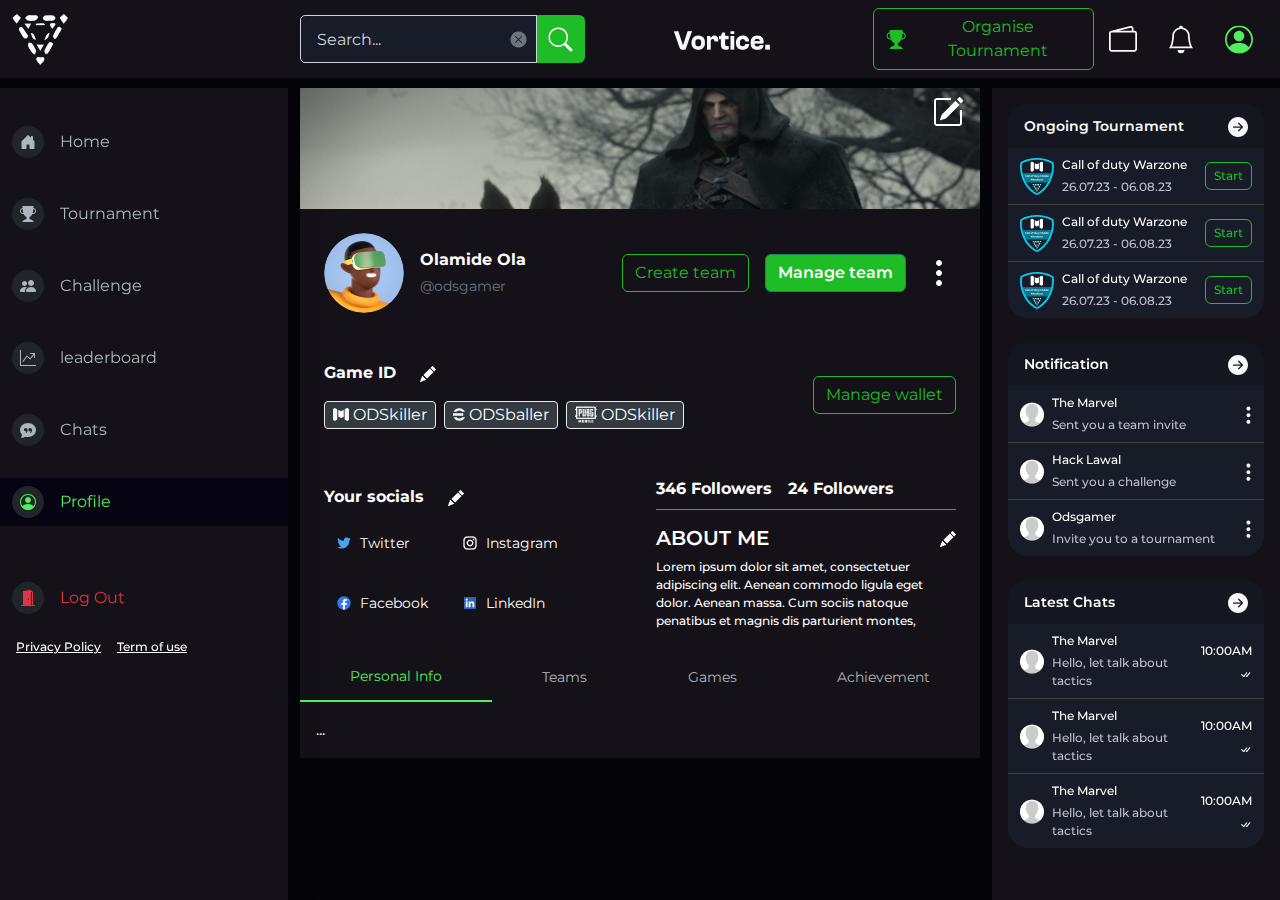
<file: profile.html>
<!DOCTYPE html>
<html lang="en">

<head>
    <meta charset="UTF-8">
    <meta name="viewport" content="width=device-width, initial-scale=1.0">
    <link rel="shortcut icon" href="./assets/images/logo-1.png" type="image/x-icon">
    <title>Dashboard Vortice</title>
    <link rel="stylesheet" href="./assets/css/bootstrap/bootstrap.min.css">
    <link href="./assets/plugin/splide/splide.min.css" rel="stylesheet" type="text/css" />
    <link rel="stylesheet" href="./assets/css/style.css">
</head>

<body>

    <div id="wrapper">
        <!-- top navbar -->
        <nav class="navbar navbar-expand-lg bg-body-tertiary sticky-top top-navbar">
            <div class="container-fluid position-relative">
                <a class="navbar-brand py-0" href="#">
                    <img src="./assets/images/logo-1.png" alt="logo-1" class="img-fluid  d-none d-lg-block">
                    <img src="./assets/images/logo-3.png" alt="logo-3" class="img-fluid  d-block d-lg-none">
                </a>
                <!-- <div class="flex-grow-1"> -->

                <div class="collapse navbar-collapse justify-content-between" id="navbarSupportedContent">
                    <form role="search">
                        <div class="input-group">
                            <div class="d-flex align-items-center position-relative">
                                <input type="text" class="form-control" placeholder="Search..." aria-label="Search">
                                <span class="close-btn position-absolute">
                                    <img src="./assets/images/close-icon.png" alt="close" class="img-fluid">
                                </span>
                            </div>
                            <button class="btn-success input-group-text border-0">
                                <svg width="25" height="25" viewBox="0 0 25 25" fill="none"
                                    xmlns="http://www.w3.org/2000/svg">
                                    <path
                                        d="M18.1158 16.0171C19.5683 14.0352 20.2188 11.5779 19.9373 9.13685C19.6557 6.69584 18.4629 4.45114 16.5975 2.85182C14.732 1.25251 12.3314 0.416533 9.87607 0.511142C7.4207 0.605752 5.09159 1.62397 3.35471 3.36209C1.61784 5.10021 0.601287 7.43004 0.508435 9.88548C0.415582 12.3409 1.25328 14.7409 2.85392 16.6052C4.45457 18.4695 6.70013 19.6607 9.14134 19.9405C11.5826 20.2203 14.0394 19.568 16.0203 18.1141H16.0188C16.0638 18.1741 16.1118 18.2311 16.1658 18.2866L21.9408 24.0616C22.2221 24.3431 22.6036 24.5013 23.0015 24.5014C23.3994 24.5016 23.7811 24.3436 24.0626 24.0624C24.344 23.7811 24.5022 23.3996 24.5024 23.0017C24.5025 22.6038 24.3446 22.2221 24.0633 21.9406L18.2883 16.1656C18.2347 16.1113 18.177 16.0612 18.1158 16.0156V16.0171ZM18.5028 10.2511C18.5028 11.3345 18.2894 12.4073 17.8748 13.4083C17.4602 14.4092 16.8525 15.3187 16.0864 16.0848C15.3204 16.8508 14.4109 17.4585 13.41 17.8731C12.409 18.2877 11.3362 18.5011 10.2528 18.5011C9.16941 18.5011 8.09661 18.2877 7.09567 17.8731C6.09474 17.4585 5.18526 16.8508 4.41918 16.0848C3.6531 15.3187 3.04541 14.4092 2.63081 13.4083C2.2162 12.4073 2.00281 11.3345 2.00281 10.2511C2.00281 8.06309 2.87201 5.96467 4.41918 4.4175C5.96636 2.87032 8.06478 2.00113 10.2528 2.00113C12.4408 2.00113 14.5393 2.87032 16.0864 4.4175C17.6336 5.96467 18.5028 8.06309 18.5028 10.2511Z"
                                        fill="white" />
                                </svg>
                            </button>
                        </div>
                    </form>
                    <a class="navbar-brand d-none d-lg-block text-center" href="#">
                        <img src="./assets/images/logo-2.png" alt="logo-2" class="img-fluid">
                    </a>
                    <a href="#" class="btn btn-outline-success d-flex align-items-center gap-2">
                        <svg width="21" height="21" viewBox="0 0 21 21" fill="none" xmlns="http://www.w3.org/2000/svg">
                            <path
                                d="M3.77766 1.03923C3.77766 0.871933 3.84411 0.711492 3.96241 0.593198C4.0807 0.474904 4.24114 0.408447 4.40843 0.408447H17.024C17.1913 0.408447 17.3517 0.474904 17.47 0.593198C17.5883 0.711492 17.6548 0.871933 17.6548 1.03923C17.6548 1.71794 17.6396 2.36386 17.6119 2.97698C18.1104 3.05952 18.5873 3.24104 19.0145 3.51084C19.4417 3.78064 19.8106 4.13325 20.0993 4.54788C20.3881 4.9625 20.5909 5.43075 20.6958 5.92501C20.8007 6.41927 20.8056 6.92954 20.7101 7.42571C20.6147 7.92188 20.4209 8.39392 20.1401 8.81399C19.8593 9.23406 19.4972 9.59365 19.0752 9.87156C18.6533 10.1495 18.1799 10.3401 17.6831 10.4321C17.1863 10.5242 16.6761 10.5158 16.1825 10.4075C15.1859 12.7603 13.8133 13.9109 12.6086 14.2061V16.9474L14.4063 17.3966C14.651 17.4571 14.8819 17.5669 15.0837 17.7183L17.4025 19.4579C17.5084 19.5374 17.5866 19.6481 17.6261 19.7745C17.6656 19.9009 17.6643 20.0364 17.6224 20.162C17.5805 20.2876 17.5002 20.3969 17.3928 20.4743C17.2854 20.5517 17.1564 20.5933 17.024 20.5933H4.40843C4.27605 20.5933 4.14701 20.5517 4.03961 20.4743C3.93221 20.3969 3.85189 20.2876 3.81003 20.162C3.76816 20.0364 3.76687 19.9009 3.80635 19.7745C3.84582 19.6481 3.92406 19.5374 4.02997 19.4579L6.34871 17.7183C6.55056 17.5669 6.78142 17.4571 7.02616 17.3966L8.82388 16.9474V14.2061C7.6191 13.9109 6.24652 12.7603 5.24989 10.4063C4.7561 10.5151 4.2455 10.524 3.74825 10.4322C3.251 10.3404 2.77717 10.15 2.35476 9.87203C1.93235 9.59409 1.56992 9.23433 1.28887 8.81398C1.00781 8.39364 0.813843 7.92123 0.718409 7.42467C0.622975 6.92811 0.628013 6.41746 0.733225 5.92288C0.838437 5.4283 1.04169 4.95982 1.33098 4.5451C1.62027 4.13038 1.98973 3.77783 2.41754 3.50828C2.84536 3.23874 3.32284 3.05765 3.82181 2.97571C3.79211 2.33065 3.77739 1.68498 3.77766 1.03923V1.03923ZM3.90255 4.24358C3.24425 4.36403 2.66077 4.74105 2.28045 5.29171C1.90014 5.84237 1.75415 6.52155 1.8746 7.17985C1.99505 7.83815 2.37207 8.42163 2.92273 8.80195C3.47339 9.18226 4.15257 9.32825 4.81087 9.2078C4.39077 7.88317 4.06908 6.24819 3.90255 4.24358V4.24358ZM16.6228 9.2078C17.2811 9.32825 17.9603 9.18226 18.511 8.80195C19.0616 8.42163 19.4386 7.83815 19.5591 7.17985C19.6795 6.52155 19.5336 5.84237 19.1532 5.29171C18.7729 4.74105 18.1894 4.36403 17.5311 4.24358C17.3634 6.24945 17.0417 7.88317 16.6228 9.2078Z"
                                fill="#1EBC26" />
                        </svg>
                        Organise Tournament
                    </a>
                </div>
                <ul class="navbar-nav flex-row ms-auto">
                    <li class="nav-item">
                        <a href="#" class="nav-link">
                            <svg width="28" height="29" viewBox="0 0 28 29" fill="none"
                                xmlns="http://www.w3.org/2000/svg">
                                <g clip-path="url(#clip0_25_7781)">
                                    <path
                                        d="M21.238 1.07041C21.6249 0.973637 22.0287 0.966277 22.4188 1.04889C22.8089 1.1315 23.1751 1.3019 23.4895 1.54717C23.8039 1.79243 24.0584 2.10611 24.2334 2.46439C24.4085 2.82267 24.4997 3.21613 24.5 3.61491V5.74991H25.375C26.0712 5.74991 26.7389 6.02647 27.2312 6.51875C27.7234 7.01103 28 7.67871 28 8.3749V24.1249C28 24.8211 27.7234 25.4888 27.2312 25.9811C26.7389 26.4733 26.0712 26.7499 25.375 26.7499H2.625C1.92881 26.7499 1.26113 26.4733 0.768845 25.9811C0.276562 25.4888 1.7166e-07 24.8211 1.7166e-07 24.1249V8.3749C-0.000244056 7.69915 0.260124 7.04933 0.726911 6.5607C1.1937 6.07208 1.83094 5.78229 2.506 5.75166L21.238 1.07041ZM9.7335 5.74991H22.75V3.61491C22.7497 3.48214 22.7192 3.35119 22.6608 3.23196C22.6024 3.11274 22.5176 3.00837 22.4129 2.92675C22.3082 2.84514 22.1863 2.78842 22.0564 2.7609C21.9265 2.73338 21.7921 2.73578 21.6632 2.76791L9.7335 5.74991ZM2.625 7.49991C2.39294 7.49991 2.17038 7.59209 2.00628 7.75619C1.84219 7.92028 1.75 8.14284 1.75 8.3749V24.1249C1.75 24.357 1.84219 24.5795 2.00628 24.7436C2.17038 24.9077 2.39294 24.9999 2.625 24.9999H25.375C25.6071 24.9999 25.8296 24.9077 25.9937 24.7436C26.1578 24.5795 26.25 24.357 26.25 24.1249V8.3749C26.25 8.14284 26.1578 7.92028 25.9937 7.75619C25.8296 7.59209 25.6071 7.49991 25.375 7.49991H2.625Z"
                                        fill="#F8F9FA" />
                                </g>
                                <defs>
                                    <clipPath id="clip0_25_7781">
                                        <rect width="28" height="28" fill="white" transform="translate(0 0.5)" />
                                    </clipPath>
                                </defs>
                            </svg>
                        </a>
                    </li>
                    <li class="nav-item dropdown">
                        <a href="#" class="nav-link d-flex align-items-center" role="button" id="navbarDropdown2"
                            data-bs-toggle="dropdown" aria-expanded="false">
                            <svg width="28" height="29" viewBox="0 0 28 29" fill="none"
                                xmlns="http://www.w3.org/2000/svg">
                                <g clip-path="url(#clip0_25_7782)">
                                    <path
                                        d="M14 28.5001C14.9283 28.5001 15.8185 28.1313 16.4749 27.4749C17.1313 26.8186 17.5 25.9283 17.5 25.0001H10.5C10.5 25.9283 10.8687 26.8186 11.5251 27.4749C12.1815 28.1313 13.0717 28.5001 14 28.5001ZM14 3.85657L12.6053 4.13832C11.0232 4.46067 9.60108 5.31975 8.57964 6.57016C7.5582 7.82056 7.00017 9.38549 7 11.0001C7 12.0991 6.7655 14.8448 6.19675 17.5486C5.91675 18.8908 5.53875 20.2891 5.0365 21.5001H22.9635C22.4613 20.2891 22.085 18.8926 21.8032 17.5486C21.2345 14.8448 21 12.0991 21 11.0001C20.9994 9.38579 20.4412 7.82128 19.4198 6.57123C18.3984 5.32118 16.9765 4.46236 15.3947 4.14007L14 3.85482V3.85657ZM24.885 21.5001C25.2753 22.2823 25.7267 22.9018 26.25 23.2501H1.75C2.27325 22.9018 2.72475 22.2823 3.115 21.5001C4.69 18.3501 5.25 12.5401 5.25 11.0001C5.25 6.76507 8.26 3.23007 12.2587 2.42332C12.2343 2.17999 12.2612 1.93424 12.3376 1.70192C12.4139 1.4696 12.5382 1.25587 12.7022 1.07452C12.8663 0.893163 13.0666 0.748207 13.2901 0.648999C13.5136 0.549792 13.7554 0.498535 14 0.498535C14.2446 0.498535 14.4864 0.549792 14.7099 0.648999C14.9334 0.748207 15.1337 0.893163 15.2978 1.07452C15.4618 1.25587 15.5861 1.4696 15.6624 1.70192C15.7388 1.93424 15.7657 2.17999 15.7413 2.42332C17.7192 2.82564 19.4974 3.8992 20.7747 5.46219C22.0519 7.02519 22.7497 8.98157 22.75 11.0001C22.75 12.5401 23.31 18.3501 24.885 21.5001Z"
                                        fill="#F8F9FA" />
                                </g>
                                <defs>
                                    <clipPath id="clip0_25_7782">
                                        <rect width="28" height="28" fill="white" transform="translate(0 0.5)" />
                                    </clipPath>
                                </defs>
                            </svg>
                        </a>

                        <ul class="dropdown-menu position-absolute  mt-3 dropdown-menu-end py-0"
                            aria-labelledby="navbarDropdown2">
                            <h6 class="dropdown-item-text font-15 m-0 py-3 border-bottom direction-row">
                                Notifications <span class="badge bg-soft-primary badge-pill">2</span>
                            </h6>
                            <div class="notification-menu">
                                <!-- item-->
                                <a href="#" class="dropdown-item py-3">
                                    <small class="float-end text-muted ps-2">2 min ago</small>
                                    <div class="media d-flex">
                                        <div class="media-body align-self-center ms-2 text-truncate">
                                            <h6 class="my-0 fw-normal text-dark">Your order is placed</h6>
                                            <small class="text-muted mb-0">Dummy text of the printing and
                                                industry.</small>
                                        </div>
                                        <!--end media-body-->
                                    </div>
                                    <!--end media-->
                                </a>
                                <!--end-item-->
                                <!-- item-->
                                <a href="#" class="dropdown-item py-3">
                                    <small class="float-end text-muted ps-2">10 min ago</small>
                                    <div class="media d-flex">
                                        <div class="media-body align-self-center ms-2 text-truncate">
                                            <h6 class="my-0 fw-normal text-dark">Meeting with designers</h6>
                                            <small class="text-muted mb-0">It is a long established fact that a
                                                reader.</small>
                                        </div>
                                        <!--end media-body-->
                                    </div>
                                    <!--end media-->
                                </a>
                                <!--end-item-->
                                <!-- item-->
                                <a href="#" class="dropdown-item py-3">
                                    <small class="float-end text-muted ps-2">40 min ago</small>
                                    <div class="media d-flex">
                                        <div class="media-body align-self-center ms-2 text-truncate">
                                            <h6 class="my-0 fw-normal text-dark">UX 3 Task complete.</h6>
                                            <small class="text-muted mb-0">Dummy text of the printing.</small>
                                        </div>
                                        <!--end media-body-->
                                    </div>
                                    <!--end media-->
                                </a>
                                <!--end-item-->
                                <!-- item-->
                                <a href="#" class="dropdown-item py-3">
                                    <small class="float-end text-muted ps-2">1 hr ago</small>
                                    <div class="media d-flex">
                                        <div class="media-body align-self-center ms-2 text-truncate">
                                            <h6 class="my-0 fw-normal text-dark">Your order is placed</h6>
                                            <small class="text-muted mb-0">It is a long established fact that a
                                                reader.</small>
                                        </div>
                                        <!--end media-body-->
                                    </div>
                                    <!--end media-->
                                </a>
                                <!--end-item-->
                                <!-- item-->
                                <a href="#" class="dropdown-item py-3">
                                    <small class="float-end text-muted ps-2">2 hrs ago</small>
                                    <div class="media d-flex">
                                        <div class="avatar-md bg-soft-primary">
                                            <i class="ti ti-users"></i>
                                        </div>
                                        <div class="media-body align-self-center ms-2 text-truncate">
                                            <h6 class="my-0 fw-normal text-dark">Payment Successfull</h6>
                                            <small class="text-muted mb-0">Dummy text of the printing.</small>
                                        </div>
                                        <!--end media-body-->
                                    </div>
                                    <!--end media-->
                                </a>
                                <!--end-item-->
                            </div>
                        </ul>
                    </li>
                    <li class="nav-item dropdown">
                        <a href="#" class="nav-link d-flex align-items-center" role="button" id="navbarDropdown"
                            data-bs-toggle="dropdown" aria-expanded="false">
                            <svg width="28" height="29" viewBox="0 0 28 29" fill="none"
                                xmlns="http://www.w3.org/2000/svg">
                                <g clip-path="url(#clip0_25_7784)">
                                    <path
                                        d="M19.25 11C19.25 12.3924 18.6969 13.7277 17.7123 14.7123C16.7277 15.6969 15.3924 16.25 14 16.25C12.6076 16.25 11.2723 15.6969 10.2877 14.7123C9.30312 13.7277 8.75 12.3924 8.75 11C8.75 9.60761 9.30312 8.27226 10.2877 7.28769C11.2723 6.30312 12.6076 5.75 14 5.75C15.3924 5.75 16.7277 6.30312 17.7123 7.28769C18.6969 8.27226 19.25 9.60761 19.25 11Z"
                                        fill="#51EF59" />
                                    <path fill-rule="evenodd" clip-rule="evenodd"
                                        d="M0 14.5C0 10.787 1.475 7.22601 4.10051 4.60051C6.72601 1.975 10.287 0.5 14 0.5C17.713 0.5 21.274 1.975 23.8995 4.60051C26.525 7.22601 28 10.787 28 14.5C28 18.213 26.525 21.774 23.8995 24.3995C21.274 27.025 17.713 28.5 14 28.5C10.287 28.5 6.72601 27.025 4.10051 24.3995C1.475 21.774 0 18.213 0 14.5ZM14 2.25C11.6931 2.25012 9.43314 2.90163 7.4802 4.12955C5.52727 5.35746 3.96074 7.11187 2.96094 9.19084C1.96113 11.2698 1.56868 13.5888 1.82875 15.881C2.08882 18.1732 2.99084 20.3454 4.431 22.1475C5.6735 20.1455 8.40875 18 14 18C19.5912 18 22.3247 20.1438 23.569 22.1475C25.0092 20.3454 25.9112 18.1732 26.1713 15.881C26.4313 13.5888 26.0389 11.2698 25.0391 9.19084C24.0393 7.11187 22.4727 5.35746 20.5198 4.12955C18.5669 2.90163 16.3069 2.25012 14 2.25Z"
                                        fill="#51EF59" />
                                </g>
                                <defs>
                                    <clipPath id="clip0_25_7784">
                                        <rect width="28" height="28" fill="white" transform="translate(0 0.5)" />
                                    </clipPath>
                                </defs>
                            </svg>
                        </a>

                        <ul class="dropdown-menu position-absolute  dropdown-menu-end" aria-labelledby="navbarDropdown">
                            <li class=""><a href="./login.html" class="dropdown-item d-flex  align-items-center">
                                    <?xml version="1.0" ?><!-- Uploaded to: SVG Repo, www.svgrepo.com, Generator: SVG Repo Mixer Tools -->
                                    <svg width="28px" height="28px" viewBox="0 0 1000 1000" data-name="Layer 2"
                                        id="Layer_2" xmlns="http://www.w3.org/2000/svg">
                                        <defs>
                                            <style>
                                                .cls-1 {
                                                    fill: none;
                                                    stroke: #020202;
                                                    stroke-linecap: round;
                                                    stroke-miterlimit: 10;
                                                    stroke-width: 22px;
                                                }

                                                .cls-2 {
                                                    fill: #020202;
                                                }
                                            </style>
                                        </defs>
                                        <path class="cls-1"
                                            d="M591.61,280.48C693.9,317.86,766.91,416,766.91,531.26c0,147.41-119.5,266.91-266.91,266.91S233.09,678.67,233.09,531.26c0-115.22,73-213.4,175.3-250.78" />
                                        <rect class="cls-2" height="160.61" rx="35.92" width="71.84" x="464.08"
                                            y="201.83" />
                                    </svg>
                                    <span class=" d-inline-block">Logout</span>
                                </a></li>
                        </ul>
                    </li>
                </ul>
                <button class="navbar-toggler" type="button" data-bs-toggle="collapse"
                    data-bs-target="#navbarSupportedContent" aria-controls="navbarSupportedContent"
                    aria-expanded="false" aria-label="Toggle navigation">
                    <?xml version="1.0" encoding="utf-8"?><!-- Uploaded to: SVG Repo, www.svgrepo.com, Generator: SVG Repo Mixer Tools -->
                    <svg width="24px" height="24px" viewBox="0 0 24 24" fill="none" xmlns="http://www.w3.org/2000/svg">
                        <path d="M4 18L20 18" stroke="#ffffff" stroke-width="2" stroke-linecap="round" />
                        <path d="M4 12L20 12" stroke="#ffffff" stroke-width="2" stroke-linecap="round" />
                        <path d="M4 6L20 6" stroke="#ffffff" stroke-width="2" stroke-linecap="round" />
                    </svg>
                </button>
            </div>
        </nav>

        <div id="content-wrapper" class="d-flex align-items-start">

            <!-- sidebar Left Start-->
            <div class="sidebar start-0" id="sidebar-left">
                <div class="d-flex flex-column justify-content-between gap-5">
                    <ul class="navbar-nav gap-lg-4">

                        <!-- Nav Item - Home -->
                        <li class="nav-item">
                            <a class="nav-link" href="index.html">
                                <span class="icon">
                                    <svg width="14" height="14" viewBox="0 0 14 14" fill="none"
                                        xmlns="http://www.w3.org/2000/svg">
                                        <path
                                            d="M5.5 13.4999V9.99492C5.5 9.74992 5.75 9.49992 6 9.49992H8C8.25 9.49992 8.5 9.74992 8.5 9.99992V13.4999C8.5 13.6325 8.55268 13.7597 8.64645 13.8535C8.74022 13.9472 8.86739 13.9999 9 13.9999H13C13.1326 13.9999 13.2598 13.9472 13.3536 13.8535C13.4473 13.7597 13.5 13.6325 13.5 13.4999V6.49992C13.5001 6.43421 13.4873 6.36913 13.4622 6.30839C13.4372 6.24764 13.4004 6.19244 13.354 6.14592L12 4.79292V1.49992C12 1.36731 11.9473 1.24013 11.8536 1.14636C11.7598 1.0526 11.6326 0.999917 11.5 0.999917H10.5C10.3674 0.999917 10.2402 1.0526 10.1464 1.14636C10.0527 1.24013 10 1.36731 10 1.49992V2.79292L7.354 0.145917C7.30756 0.099354 7.25238 0.0624111 7.19163 0.0372047C7.13089 0.0119982 7.06577 -0.000976563 7 -0.000976562C6.93423 -0.000976563 6.86911 0.0119982 6.80837 0.0372047C6.74762 0.0624111 6.69245 0.099354 6.646 0.145917L0.646001 6.14592C0.599599 6.19244 0.562821 6.24764 0.537769 6.30839C0.512717 6.36913 0.499883 6.43421 0.500001 6.49992V13.4999C0.500001 13.6325 0.552679 13.7597 0.646447 13.8535C0.740216 13.9472 0.867393 13.9999 1 13.9999H5C5.13261 13.9999 5.25979 13.9472 5.35355 13.8535C5.44732 13.7597 5.5 13.6325 5.5 13.4999Z"
                                            fill="#ADB5BD" />
                                    </svg>
                                </span>
                                <span class="d-none d-md-inline-block">Home</span></a>
                        </li>
                        <!-- Nav Item - Tournament -->
                        <li class="nav-item">
                            <a class="nav-link" href="./tournament.html">
                                <span class="icon">
                                    <svg width="16" height="16" viewBox="0 0 16 16" fill="none"
                                        xmlns="http://www.w3.org/2000/svg">
                                        <path
                                            d="M2.49989 0.5C2.49989 0.367392 2.55257 0.240215 2.64634 0.146447C2.74011 0.0526784 2.86728 0 2.99989 0L12.9999 0C13.1325 0 13.2597 0.0526784 13.3534 0.146447C13.4472 0.240215 13.4999 0.367392 13.4999 0.5C13.4999 1.038 13.4879 1.55 13.4659 2.036C13.861 2.10143 14.2391 2.24532 14.5777 2.45918C14.9163 2.67304 15.2087 2.95255 15.4376 3.28121C15.6665 3.60987 15.8273 3.98104 15.9104 4.37283C15.9936 4.76461 15.9974 5.16908 15.9218 5.56239C15.8461 5.95569 15.6925 6.32986 15.4699 6.66284C15.2473 6.99581 14.9603 7.28085 14.6259 7.50114C14.2914 7.72144 13.9162 7.87252 13.5223 7.94549C13.1285 8.01846 12.7241 8.01183 12.3329 7.926C11.5429 9.791 10.4549 10.703 9.49989 10.937V13.11L10.9249 13.466C11.1189 13.514 11.3019 13.601 11.4619 13.721L13.2999 15.1C13.3838 15.163 13.4459 15.2507 13.4771 15.3509C13.5084 15.4511 13.5074 15.5586 13.4742 15.6581C13.441 15.7577 13.3774 15.8443 13.2922 15.9056C13.2071 15.967 13.1048 16 12.9999 16H2.99989C2.89495 16 2.79267 15.967 2.70754 15.9056C2.6224 15.8443 2.55873 15.7577 2.52555 15.6581C2.49236 15.5586 2.49134 15.4511 2.52263 15.3509C2.55392 15.2507 2.61594 15.163 2.69989 15.1L4.53789 13.721C4.69789 13.601 4.88089 13.514 5.07489 13.466L6.49989 13.11V10.937C5.54489 10.703 4.45689 9.791 3.66689 7.925C3.27548 8.01129 2.87074 8.01828 2.47658 7.94554C2.08242 7.87281 1.70684 7.72183 1.372 7.50151C1.03717 7.2812 0.749879 6.99602 0.527097 6.66283C0.304316 6.32963 0.15056 5.95517 0.0749126 5.56156C-0.000735343 5.16795 0.00325788 4.76318 0.0866564 4.37114C0.170055 3.97909 0.331168 3.60774 0.56048 3.279C0.789791 2.95027 1.08265 2.67082 1.42177 2.45715C1.76088 2.24349 2.13937 2.09995 2.53489 2.035C2.51135 1.52367 2.49968 1.01187 2.49989 0.5ZM2.59889 3.04C2.07708 3.13548 1.61456 3.43433 1.3131 3.87083C1.01164 4.30732 0.895913 4.84569 0.991391 5.3675C1.08687 5.88931 1.38573 6.35183 1.82222 6.65329C2.25871 6.95476 2.79708 7.07048 3.31889 6.975C2.98589 5.925 2.73089 4.629 2.59889 3.04ZM12.6819 6.975C13.2037 7.07048 13.7421 6.95476 14.1786 6.65329C14.6151 6.35183 14.9139 5.88931 15.0094 5.3675C15.1049 4.84569 14.9891 4.30732 14.6877 3.87083C14.3862 3.43433 13.9237 3.13548 13.4019 3.04C13.2689 4.63 13.0139 5.925 12.6819 6.975Z"
                                            fill="#ADB5BD" />
                                    </svg>
                                </span>
                                <span class="d-none d-md-inline-block">Tournament</span></a>
                        </li>

                        <!-- Nav Item - Challenge -->
                        <li class="nav-item">
                            <a class="nav-link" href="./challenge.html">
                                <span class="icon">
                                    <svg width="16" height="16" viewBox="0 0 16 16" fill="none"
                                        xmlns="http://www.w3.org/2000/svg">
                                        <path
                                            d="M7 14C7 14 6 14 6 13C6 12 7 9 11 9C15 9 16 12 16 13C16 14 15 14 15 14H7ZM11 8C11.7956 8 12.5587 7.68393 13.1213 7.12132C13.6839 6.55871 14 5.79565 14 5C14 4.20435 13.6839 3.44129 13.1213 2.87868C12.5587 2.31607 11.7956 2 11 2C10.2044 2 9.44129 2.31607 8.87868 2.87868C8.31607 3.44129 8 4.20435 8 5C8 5.79565 8.31607 6.55871 8.87868 7.12132C9.44129 7.68393 10.2044 8 11 8Z"
                                            fill="#ADB5BD" />
                                        <path fill-rule="evenodd" clip-rule="evenodd"
                                            d="M5.216 14C5.06776 13.6878 4.99382 13.3455 5 13C5 11.645 5.68 10.25 6.936 9.28C6.30909 9.08684 5.65595 8.99237 5 9C1 9 0 12 0 13C0 14 1 14 1 14H5.216Z"
                                            fill="#ADB5BD" />
                                        <path
                                            d="M4.5 8C5.16304 8 5.79893 7.73661 6.26777 7.26777C6.73661 6.79893 7 6.16304 7 5.5C7 4.83696 6.73661 4.20107 6.26777 3.73223C5.79893 3.26339 5.16304 3 4.5 3C3.83696 3 3.20107 3.26339 2.73223 3.73223C2.26339 4.20107 2 4.83696 2 5.5C2 6.16304 2.26339 6.79893 2.73223 7.26777C3.20107 7.73661 3.83696 8 4.5 8Z"
                                            fill="#ADB5BD" />
                                    </svg>
                                </span>
                                <span class="d-none d-md-inline-block">Challenge</span></a>
                        </li>
                        <!-- Nav Item - leaderboard -->
                        <li class="nav-item">
                            <a class="nav-link" href="./leaderboard.html">
                                <span class="icon">
                                    <svg width="16" height="16" viewBox="0 0 16 16" fill="none"
                                        xmlns="http://www.w3.org/2000/svg">
                                        <g clip-path="url(#clip0_25_7807)">
                                            <path fill-rule="evenodd" clip-rule="evenodd"
                                                d="M0 0H1V15H16V16H0V0ZM10 3.5C10 3.36739 10.0527 3.24021 10.1464 3.14645C10.2402 3.05268 10.3674 3 10.5 3H14.5C14.6326 3 14.7598 3.05268 14.8536 3.14645C14.9473 3.24021 15 3.36739 15 3.5V7.5C15 7.63261 14.9473 7.75979 14.8536 7.85355C14.7598 7.94732 14.6326 8 14.5 8C14.3674 8 14.2402 7.94732 14.1464 7.85355C14.0527 7.75979 14 7.63261 14 7.5V4.9L10.387 9.317C10.3428 9.37099 10.2877 9.41511 10.2254 9.44655C10.1631 9.47798 10.0949 9.49602 10.0252 9.4995C9.9555 9.50299 9.88584 9.49184 9.8207 9.46678C9.75556 9.44172 9.69639 9.4033 9.647 9.354L7.06 6.767L3.404 11.794C3.32402 11.8957 3.20774 11.9624 3.07958 11.9802C2.95143 11.9979 2.82138 11.9653 2.71677 11.8892C2.61216 11.8131 2.54113 11.6994 2.51861 11.572C2.49609 11.4446 2.52383 11.3134 2.596 11.206L6.596 5.706C6.63846 5.64751 6.69309 5.59893 6.75613 5.56359C6.81917 5.52825 6.88912 5.50699 6.96117 5.50129C7.03322 5.49559 7.10564 5.50557 7.17346 5.53055C7.24128 5.55554 7.30287 5.59492 7.354 5.646L9.963 8.256L13.445 4H10.5C10.3674 4 10.2402 3.94732 10.1464 3.85355C10.0527 3.75979 10 3.63261 10 3.5Z"
                                                fill="#ADB5BD" />
                                        </g>
                                        <defs>
                                            <clipPath id="clip0_25_7807">
                                                <rect width="16" height="16" fill="white" />
                                            </clipPath>
                                        </defs>
                                    </svg>
                                </span>
                                <span class="d-none d-md-inline-block">leaderboard</span></a>
                        </li>

                        <!-- Nav Item - Chats -->
                        <li class="nav-item">
                            <a class="nav-link" href="./chats.html">
                                <span class="icon">
                                    <svg width="16" height="16" viewBox="0 0 16 16" fill="none"
                                        xmlns="http://www.w3.org/2000/svg">
                                        <path
                                            d="M16 8C16 11.866 12.418 15 8 15C7.20765 15.0011 6.41859 14.8982 5.653 14.694C5.069 14.99 3.728 15.558 1.472 15.928C1.272 15.96 1.12 15.752 1.199 15.566C1.553 14.73 1.873 13.616 1.969 12.6C0.744 11.37 0 9.76 0 8C0 4.134 3.582 1 8 1C12.418 1 16 4.134 16 8ZM7.194 6.766C7.12808 6.66762 7.052 6.57645 6.967 6.494C6.83335 6.35637 6.67401 6.2463 6.498 6.17L6.49 6.166C6.25317 6.05604 5.99511 5.99937 5.734 6C4.776 6 4 6.746 4 7.667C4 8.587 4.776 9.333 5.734 9.333C6.077 9.333 6.396 9.238 6.665 9.073C6.528 9.462 6.275 9.877 5.855 10.293C5.81544 10.3316 5.7842 10.3779 5.76321 10.4291C5.74222 10.4802 5.73193 10.5351 5.73296 10.5904C5.73399 10.6457 5.74632 10.7001 5.7692 10.7505C5.79208 10.8008 5.82503 10.8459 5.866 10.883C6.039 11.043 6.313 11.038 6.48 10.873C7.814 9.544 7.85 8.115 7.421 7.167C7.35799 7.02687 7.28199 6.89296 7.194 6.767V6.766ZM11 9.073C10.864 9.462 10.61 9.877 10.19 10.293C10.1505 10.3317 10.1193 10.378 10.0984 10.4292C10.0775 10.4804 10.0673 10.5353 10.0684 10.5906C10.0696 10.6459 10.082 10.7003 10.105 10.7506C10.1279 10.8009 10.161 10.846 10.202 10.883C10.374 11.043 10.648 11.038 10.815 10.873C12.149 9.544 12.185 8.115 11.757 7.167C11.6936 7.02685 11.6173 6.89293 11.529 6.767C11.4632 6.66826 11.3871 6.57676 11.302 6.494C11.1684 6.35635 11.009 6.24627 10.833 6.17L10.825 6.166C10.5885 6.05618 10.3308 5.99952 10.07 6C9.113 6 8.336 6.746 8.336 7.667C8.336 8.587 9.113 9.333 10.07 9.333C10.413 9.333 10.732 9.238 11.001 9.073H11Z"
                                            fill="#ADB5BD" />
                                    </svg>
                                </span>
                                <span class="d-none d-md-inline-block">Chats</span></a>
                        </li>

                        <!-- Nav Item - Profile -->
                        <li class="nav-item active">
                            <a class="nav-link" href="./profile.html">
                                <span class="icon">
                                    <svg width="16" height="16" viewBox="0 0 16 16" fill="none"
                                        xmlns="http://www.w3.org/2000/svg">
                                        <g clip-path="url(#clip0_25_7817)">
                                            <path
                                                d="M11 6C11 6.79565 10.6839 7.55871 10.1213 8.12132C9.55871 8.68393 8.79565 9 8 9C7.20435 9 6.44129 8.68393 5.87868 8.12132C5.31607 7.55871 5 6.79565 5 6C5 5.20435 5.31607 4.44129 5.87868 3.87868C6.44129 3.31607 7.20435 3 8 3C8.79565 3 9.55871 3.31607 10.1213 3.87868C10.6839 4.44129 11 5.20435 11 6Z"
                                                fill="#ADB5BD" />
                                            <path fill-rule="evenodd" clip-rule="evenodd"
                                                d="M0 8C0 5.87827 0.842855 3.84344 2.34315 2.34315C3.84344 0.842855 5.87827 0 8 0C10.1217 0 12.1566 0.842855 13.6569 2.34315C15.1571 3.84344 16 5.87827 16 8C16 10.1217 15.1571 12.1566 13.6569 13.6569C12.1566 15.1571 10.1217 16 8 16C5.87827 16 3.84344 15.1571 2.34315 13.6569C0.842855 12.1566 0 10.1217 0 8ZM8 1C6.68178 1.00007 5.39037 1.37236 4.2744 2.07403C3.15844 2.77569 2.26328 3.77821 1.69196 4.96619C1.12065 6.15418 0.896386 7.47934 1.045 8.78916C1.19361 10.099 1.70905 11.3402 2.532 12.37C3.242 11.226 4.805 10 8 10C11.195 10 12.757 11.225 13.468 12.37C14.2909 11.3402 14.8064 10.099 14.955 8.78916C15.1036 7.47934 14.8794 6.15418 14.308 4.96619C13.7367 3.77821 12.8416 2.77569 11.7256 2.07403C10.6096 1.37236 9.31822 1.00007 8 1Z"
                                                fill="#ADB5BD" />
                                        </g>
                                        <defs>
                                            <clipPath id="clip0_25_7817">
                                                <rect width="16" height="16" fill="white" />
                                            </clipPath>
                                        </defs>
                                    </svg>
                                </span>

                                <span class="d-none d-md-inline-block">Profile</span></a>
                        </li>
                    </ul>
                    <div class="d-flex flex-column">
                        <div class="logout-btn nav-item">
                            <a class="nav-link" href="tables.html">
                                <img src="./assets/images/logout.png" alt="icon" class="img-fluid">
                                <span class="text-danger d-none d-md-inline-block">Log Out</span>
                            </a>
                        </div>
                        <div class="d-flex align-items-center gap-3 p-3 flex-wrap mb-3">
                            <a href="#" class="link">Privacy Policy</a>
                            <a href="#" class="link">Term of use</a>
                        </div>
                    </div>
                </div>

            </div>
            <!-- sidebar Left end -->

            <!-- content start -->
            <div id="content" class="profile-page">
                <div class="container-fluid">
                    <!-- banner -->
                    <div class="banner position-relative mb-0">
                        <img src="./assets/images/Hero Image.png" alt="banner" class="img-fluid w-100">
                        <img src="./assets/images/pencil-square.png" alt="edit"
                            class="img-fluid position-absolute top-0 end-0 mt-2 m-3">
                    </div>
                    <div class="direction-column gap-5 p-3 p-md-4 profile-content">
                        <div class="d-flex justify-content-between align-items-center flex-wrap">
                            <div class="direction-row gap-3">
                                <img src="./assets/images/profile-main.png" alt="profile" class="img-fluid rounded-circle">
                                <div class="direction-column gap-1">
                                    <h4 class="user-name">Olamide Ola</h4>
                                    <span class="user-type">@odsgamer</span>
                                </div>
                            </div>
                            <div class="direction-row gap-3">
                                <a href="#" class="btn btn-outline-success">Create team</a>
                                <a href="#" class="btn btn-success">Manage team</a>
                                <div class="dropdown">
                                    <button class="btn p-0" type="button" data-bs-toggle="dropdown" aria-expanded="false">
                                        <svg width="32" height="32" viewBox="0 0 32 32" fill="none"
                                            xmlns="http://www.w3.org/2000/svg">
                                            <path
                                                d="M19 26C19 26.7956 18.6839 27.5587 18.1213 28.1213C17.5587 28.6839 16.7956 29 16 29C15.2044 29 14.4413 28.6839 13.8787 28.1213C13.3161 27.5587 13 26.7956 13 26C13 25.2044 13.3161 24.4413 13.8787 23.8787C14.4413 23.3161 15.2044 23 16 23C16.7956 23 17.5587 23.3161 18.1213 23.8787C18.6839 24.4413 19 25.2044 19 26ZM19 16C19 16.7956 18.6839 17.5587 18.1213 18.1213C17.5587 18.6839 16.7956 19 16 19C15.2044 19 14.4413 18.6839 13.8787 18.1213C13.3161 17.5587 13 16.7956 13 16C13 15.2044 13.3161 14.4413 13.8787 13.8787C14.4413 13.3161 15.2044 13 16 13C16.7956 13 17.5587 13.3161 18.1213 13.8787C18.6839 14.4413 19 15.2044 19 16ZM19 6C19 6.79565 18.6839 7.55871 18.1213 8.12132C17.5587 8.68393 16.7956 9 16 9C15.2044 9 14.4413 8.68393 13.8787 8.12132C13.3161 7.55871 13 6.79565 13 6C13 5.20435 13.3161 4.44129 13.8787 3.87868C14.4413 3.31607 15.2044 3 16 3C16.7956 3 17.5587 3.31607 18.1213 3.87868C18.6839 4.44129 19 5.20435 19 6Z"
                                                fill="white" />
                                        </svg>
                                    </button>
                                    <ul class="dropdown-menu">
                                        <li><a class="dropdown-item" href="#">Action</a></li>
                                        <li><a class="dropdown-item" href="#">Action two</a></li>
                                        <li><a class="dropdown-item" href="#">Action three</a></li>
                                    </ul>
                                </div>
                            </div>
                        </div>

                        <div class="d-flex justify-content-between align-items-center flex-wrap">
                            <div class="direction-column gap-3">
                                <div class="direction-row justify-content-start gap-4">
                                    <h4 class="user-name w-auto">Game ID</h4>
                                    <a href="#"><img src="./assets/images/pencil-fill.png" alt="edit" class="img-fluid"></a>
                                </div>
                                <div class="direction-row gap-2 flex-wrap">
                                    <div class="badge-light">
                                        <svg width="16" height="13" viewBox="0 0 16 13" fill="none" xmlns="http://www.w3.org/2000/svg">
                                            <path d="M15.9907 6.4469C15.9907 8.04856 15.9905 9.65046 15.9912 11.2521C15.9912 11.3882 15.9962 11.5244 15.9999 11.6605C16.0028 11.7665 15.9531 11.8393 15.8641 11.8998C15.3712 12.2344 14.8801 12.5716 14.3898 12.9098C14.2238 13.0242 14.1958 13.03 14.0251 12.9261C13.3757 12.531 12.7275 12.1342 12.0783 11.7388C11.9981 11.69 11.9177 11.64 11.8324 11.6004C11.6871 11.5328 11.6354 11.4228 11.6372 11.2711C11.6466 10.4304 11.6565 9.58941 11.6577 8.74868C11.6614 6.45819 11.6659 4.1677 11.6552 1.87721C11.654 1.6138 11.7391 1.46598 11.9667 1.32995C12.6194 0.940348 13.2557 0.525031 13.8984 0.119809C13.9432 0.0914486 13.99 0.0657316 14.034 0.0364095C14.1164 -0.0179085 14.1921 -0.00781401 14.2747 0.0426585C14.8121 0.370009 15.3507 0.695676 15.8905 1.01942C15.9811 1.07374 16.0006 1.15353 15.9996 1.24535C15.9972 1.49747 15.9915 1.74983 15.9912 2.00195C15.9905 3.48368 15.9907 4.96517 15.9907 6.4469C15.9912 6.4469 15.9907 6.4469 15.9907 6.4469Z" fill="#F8F9FA"/>
                                            <path d="M4.25206 6.51285C4.25206 7.98665 4.25156 9.46045 4.2528 10.9342C4.25305 11.0943 4.26146 11.2544 4.26962 11.4142C4.27531 11.5253 4.2335 11.6022 4.13157 11.6603C3.41732 12.0677 2.70282 12.4746 1.99451 12.8914C1.83939 12.9827 1.72583 12.9704 1.5811 12.8729C1.13107 12.5693 0.673623 12.2756 0.214443 11.9853C0.103359 11.9151 0.039282 11.8331 0.0387872 11.7048C0.038045 11.4967 0.0353236 11.2885 0.0353236 11.0804C0.035571 8.73749 0.038045 6.3946 0.0360658 4.05172C0.0353236 3.26315 0.0241905 2.47457 0.0162736 1.686C0.0147892 1.53795 0.00588265 1.39013 0.000192382 1.24208C-0.00302386 1.15436 0.0340866 1.09163 0.111524 1.04284C0.633544 0.713803 1.15383 0.382848 1.67412 0.051412C1.76739 -0.00795328 1.85497 -0.00795327 1.95022 0.050691C2.69119 0.507107 3.43266 0.962801 4.17611 1.41561C4.25329 1.46272 4.26047 1.52353 4.26022 1.59875C4.25626 2.74809 4.2533 3.89766 4.25082 5.04699C4.24983 5.53561 4.25057 6.02423 4.25057 6.51285C4.25107 6.51285 4.25156 6.51285 4.25206 6.51285Z" fill="#F8F9FA"/>
                                            <path d="M5.3049 1.98487C5.39693 2.03222 5.46843 2.06827 5.53943 2.10528C6.17823 2.43864 6.81702 2.77224 7.45582 3.10584C7.5429 3.15127 7.62974 3.19741 7.71658 3.24332C7.83162 3.30413 7.94444 3.29547 8.05973 3.24067C8.87739 2.85155 9.6958 2.46316 10.514 2.075C10.6518 2.00963 10.6839 2.02813 10.6862 2.17114C10.7154 4.10928 10.7445 6.04767 10.7737 7.98581C10.7762 8.14588 10.7777 8.30619 10.7817 8.46626C10.7844 8.57442 10.7339 8.64363 10.6372 8.69651C9.8393 9.1313 9.04192 9.56704 8.24751 10.0078C8.1149 10.0814 8.00555 10.0857 7.86873 10.0117C7.10574 9.59877 6.34003 9.19018 5.57011 8.78952C5.41029 8.70636 5.3472 8.6023 5.34745 8.42925C5.34819 7.508 5.34225 6.58676 5.33533 5.66552C5.32692 4.54815 5.31529 3.43079 5.30514 2.31318C5.30415 2.21464 5.3049 2.1161 5.3049 1.98487Z" fill="#F8F9FA"/>
                                            </svg>                                            
                                       <span>ODSkiller</span>
                                    </div>
                                    <div class="badge-light">
                                        <svg width="12" height="13" viewBox="0 0 12 13" fill="none" xmlns="http://www.w3.org/2000/svg">
                                            <path d="M0.602539 3.80027C0.933614 3.03192 1.43158 2.39595 2.02996 1.83777C3.04083 0.896103 4.23487 0.342019 5.6053 0.191897C8.75187 -0.153382 11.1481 1.8214 12.0002 3.79481C11.9541 3.80436 11.9107 3.82074 11.8672 3.8221C11.0545 3.82756 10.2404 3.82893 9.42759 3.83439C9.31633 3.83575 9.24034 3.78935 9.163 3.71156C8.43029 2.97187 7.55105 2.55426 6.50897 2.5024C5.44519 2.44918 4.51031 2.78354 3.69891 3.47273C3.60121 3.55598 3.50894 3.64605 3.41939 3.73886C3.36512 3.79617 3.30813 3.83029 3.22536 3.83029C2.37868 3.82756 1.53063 3.82756 0.683951 3.8262C0.666312 3.82483 0.647316 3.81392 0.602539 3.80027Z" fill="#F8F9FA"/>
                                            <path d="M11.9932 9.19538C11.3148 10.8836 9.24147 12.7628 6.5196 12.8447C3.52772 12.9361 1.34588 10.9545 0.624023 9.21039C0.683726 9.20083 0.740714 9.18446 0.796345 9.18446C1.5969 9.18036 2.39609 9.18036 3.19664 9.17627C3.29976 9.17627 3.37439 9.21312 3.4463 9.28545C4.32962 10.1807 5.40426 10.5833 6.64851 10.4919C7.42192 10.4359 8.12206 10.1493 8.73808 9.6703C8.88733 9.5543 9.03387 9.43011 9.16549 9.29364C9.23876 9.21721 9.31067 9.18173 9.41244 9.18173C9.63632 9.18173 9.8602 9.179 10.0841 9.17763C10.6133 9.17627 11.1424 9.17627 11.6703 9.17627C11.7761 9.18036 11.8819 9.18992 11.9932 9.19538Z" fill="#F8F9FA"/>
                                            <path d="M0.116364 5.35632C0.192349 5.35086 0.272404 5.34131 0.352459 5.34131C2.42032 5.34131 4.48818 5.34131 6.55605 5.34404C7.66189 5.3454 8.76638 5.35223 9.87222 5.35632C10.1355 5.35769 10.13 5.35769 10.1857 5.61562C10.3173 6.22566 10.3064 6.83297 10.1789 7.44164C10.1341 7.65864 10.1246 7.66955 9.898 7.66819C8.65783 7.66273 7.4163 7.65045 6.17612 7.64908C4.52211 7.64772 2.86673 7.65181 1.21271 7.65591C0.893848 7.65591 0.574984 7.66137 0.257478 7.66683C0.15707 7.66819 0.0919405 7.64226 0.0756581 7.52626C-0.0247499 6.83297 -0.0288205 6.14105 0.0851562 5.44912C0.086513 5.42183 0.100082 5.39863 0.116364 5.35632Z" fill="#F8F9FA"/>
                                            </svg>                                            
                                       <span>ODSballer</span>
                                    </div>
                                    <div class="badge-light">
                                        <img src="./assets/images/pubg-logo.png" class="img-fluid">
                                        <span>ODSkiller</span></div>
                                </div>
                            </div>
                            <div class="direction-row gap-3">
                                <a href="#" class="btn btn-outline-success">Manage wallet</a>
                            </div>
                        </div>

                        <div class="d-flex justify-content-between align-items-center flex-wrap">
                            <div class="direction-column gap-3">
                                <div class="direction-row justify-content-start gap-4">
                                    <h4 class="user-name w-auto">Your socials</h4>
                                    <a href="#"><img src="./assets/images/pencil-fill.png" alt="edit" class="img-fluid"></a>
                                </div>
                                <div class="direction-column gap-4">
                                    <div class="social-icons direction-row gap-3 flex-wrap">
                                        <div class="social-icon">
                                            <img src="./assets/images/twitter.png" alt="icon" class="img-fluid">                                            
                                           <span>Twitter</span>
                                        </div>
                                        <div class="social-icon">
                                            <img src="./assets/images/instagram.png" class="img-fluid">
                                            <span>Instagram</span></div>
                                    </div>
                                    <div class="social-icons direction-row gap-3 flex-wrap">
                                        <div class="social-icon">
                                            <img src="./assets/images/facebook.png" alt="icon" class="img-fluid">                                            
                                           <span>Facebook</span>
                                        </div>
                                        <div class="social-icon">
                                            <img src="./assets/images/linkedIn.png" class="img-fluid">
                                            <span>LinkedIn</span></div>
                                    </div>
                                </div>
                            </div>
                            <div class="about direction-column gap-2">
                                <div class="direction-row justify-content-start gap-3 following">
                                    <h4 class="follow-title">346 Followers</h4>
                                    <h4 class="follow-title">24 Followers</h4>
                                </div>
                                <div class="direction-row gap-2">
                                    <h4 class="about-title">ABOUT ME</h4>
                                    <a href="#">
                                        <img src="./assets/images/pencil-fill.png" class="img-fluid">
                                    </a>
                                </div>
                                <p class="about-desc">
                                    Lorem ipsum dolor sit amet, consectetuer adipiscing elit. Aenean commodo ligula eget dolor. Aenean massa. Cum sociis natoque penatibus et magnis dis parturient montes,
                                </p>

                            </div>
                        </div>
                    </div> 
                    <div class="info-tabs tabs w-100">
                        <ul class="nav nav-pills nav-fill" id="pills-tab" role="tablist">
                            <li class="nav-item" role="presentation">
                                <button class="nav-link active" id="pills-personal-info-tab" data-bs-toggle="pill"
                                    data-bs-target="#pills-personal-info" type="button" role="tab"
                                    aria-controls="pills-personal-info" aria-selected="true">Personal Info</button>
                            </li>
                            <li class="nav-item" role="presentation">
                                <button class="nav-link" id="pills-teams-tab" data-bs-toggle="pill"
                                    data-bs-target="#pills-teams" type="button" role="tab"
                                    aria-controls="pills-teams" aria-selected="false">Teams</button>
                            </li>
                            <li class="nav-item" role="presentation">
                                <button class="nav-link" id="pills-games-tab" data-bs-toggle="pill"
                                    data-bs-target="#pills-games" type="button" role="tab"
                                    aria-controls="pills-games" aria-selected="false">Games</button>
                            </li>
                            <li class="nav-item" role="presentation">
                                <button class="nav-link" id="pills-achievement-tab" data-bs-toggle="pill"
                                    data-bs-target="#pills-achievement" type="button" role="tab"
                                    aria-controls="pills-achievement" aria-selected="false">Achievement</button>
                            </li>
                        </ul>
                        <div class="tab-content" id="pills-tabContent">
                            <!-- tab 1 -->
                            <div class="tab-pane fade show active" id="pills-personal-info" role="tabpanel"
                                aria-labelledby="pills-personal-info-tab" tabindex="0">
                                ...
                            </div>

                            <!-- tab 2 -->
                            <div class="tab-pane fade" id="pills-teams" role="tabpanel"
                                aria-labelledby="pills-teams-tab" tabindex="0">
                                ..
                            </div>

                            <!-- tab 3 -->
                            <div class="tab-pane fade" id="pills-games" role="tabpanel"
                                aria-labelledby="pills-games-tab" tabindex="0">
                                ...
                            </div>
                            
                            <!-- tab 4 -->
                            <div class="tab-pane fade" id="pills-achievement" role="tabpanel"
                                aria-labelledby="pills-achievement-tab" tabindex="0">
                                ...
                            </div>
                        </div>
                    </div>                   
                </div>
            </div>
            <!-- content end -->

            <!-- sidebar right Start-->
            <div class="sidebar end-0 d-none d-md-flex flex-column gap-4 p-3" id="sidebar-right">
                <div class="card-item">
                    <div class="card-head direction-row">
                        <p class="title">Ongoing Tournament</p>
                        <a href="#">
                            <svg width="20" height="20" viewBox="0 0 20 20" fill="none"
                                xmlns="http://www.w3.org/2000/svg">
                                <g clip-path="url(#clip0_277_3817)">
                                    <path
                                        d="M10 0C12.6522 0 15.1957 1.05357 17.0711 2.92893C18.9464 4.8043 20 7.34784 20 10C20 12.6522 18.9464 15.1957 17.0711 17.0711C15.1957 18.9464 12.6522 20 10 20C7.34784 20 4.8043 18.9464 2.92893 17.0711C1.05357 15.1957 0 12.6522 0 10C0 7.34784 1.05357 4.8043 2.92893 2.92893C4.8043 1.05357 7.34784 0 10 0V0ZM5.625 9.375C5.45924 9.375 5.30027 9.44085 5.18306 9.55806C5.06585 9.67527 5 9.83424 5 10C5 10.1658 5.06585 10.3247 5.18306 10.4419C5.30027 10.5592 5.45924 10.625 5.625 10.625H12.8663L10.1825 13.3075C10.1244 13.3656 10.0783 13.4346 10.0468 13.5105C10.0154 13.5864 9.99921 13.6678 9.99921 13.75C9.99921 13.8322 10.0154 13.9136 10.0468 13.9895C10.0783 14.0654 10.1244 14.1344 10.1825 14.1925C10.2406 14.2506 10.3096 14.2967 10.3855 14.3282C10.4614 14.3596 10.5428 14.3758 10.625 14.3758C10.7072 14.3758 10.7886 14.3596 10.8645 14.3282C10.9404 14.2967 11.0094 14.2506 11.0675 14.1925L14.8175 10.4425C14.8757 10.3844 14.9219 10.3155 14.9534 10.2395C14.9849 10.1636 15.0011 10.0822 15.0011 10C15.0011 9.91779 14.9849 9.83639 14.9534 9.76046C14.9219 9.68453 14.8757 9.61556 14.8175 9.5575L11.0675 5.8075C11.0094 5.74939 10.9404 5.70329 10.8645 5.67185C10.7886 5.6404 10.7072 5.62421 10.625 5.62421C10.5428 5.62421 10.4614 5.6404 10.3855 5.67185C10.3096 5.70329 10.2406 5.74939 10.1825 5.8075C10.1244 5.86561 10.0783 5.9346 10.0468 6.01052C10.0154 6.08644 9.99921 6.16782 9.99921 6.25C9.99921 6.33218 10.0154 6.41356 10.0468 6.48948C10.0783 6.5654 10.1244 6.63439 10.1825 6.6925L12.8663 9.375H5.625Z"
                                        fill="#F8F9FA" />
                                </g>
                                <defs>
                                    <clipPath id="clip0_277_3817">
                                        <rect width="20" height="20" fill="white" />
                                    </clipPath>
                                </defs>
                            </svg>
                        </a>
                    </div>
                    <div class="card-list direction-row">
                        <div class="d-flex align-items-center gap-2">
                            <img src="./assets/images/Badges.png" alt="badge" class="img-fluid">
                            <div class="direction-column gap-1">
                                <span>Call of duty Warzone</span>
                                <span>26.07.23 - 06.08.23</span>
                            </div>
                        </div>
                        <a href="#" class="btn btn-outline-success">Start</a>
                    </div>
                    <div class="card-list direction-row">
                        <div class="d-flex align-items-center gap-2">
                            <img src="./assets/images/Badges.png" alt="badge" class="img-fluid">
                            <div class="direction-column gap-1">
                                <span>Call of duty Warzone</span>
                                <span>26.07.23 - 06.08.23</span>
                            </div>
                        </div>
                        <a href="#" class="btn btn-outline-success">Start</a>
                    </div>
                    <div class="card-list direction-row">
                        <div class="d-flex align-items-center gap-2">
                            <img src="./assets/images/Badges.png" alt="badge" class="img-fluid">
                            <div class="direction-column gap-1">
                                <span>Call of duty Warzone</span>
                                <span>26.07.23 - 06.08.23</span>
                            </div>
                        </div>
                        <a href="#" class="btn btn-outline-success">Start</a>
                    </div>
                </div>
                <div class="card-item">
                    <div class="card-head direction-row">
                        <p class="title">Notification</p>
                        <a href="#">
                            <svg width="20" height="20" viewBox="0 0 20 20" fill="none"
                                xmlns="http://www.w3.org/2000/svg">
                                <g clip-path="url(#clip0_277_3817)">
                                    <path
                                        d="M10 0C12.6522 0 15.1957 1.05357 17.0711 2.92893C18.9464 4.8043 20 7.34784 20 10C20 12.6522 18.9464 15.1957 17.0711 17.0711C15.1957 18.9464 12.6522 20 10 20C7.34784 20 4.8043 18.9464 2.92893 17.0711C1.05357 15.1957 0 12.6522 0 10C0 7.34784 1.05357 4.8043 2.92893 2.92893C4.8043 1.05357 7.34784 0 10 0V0ZM5.625 9.375C5.45924 9.375 5.30027 9.44085 5.18306 9.55806C5.06585 9.67527 5 9.83424 5 10C5 10.1658 5.06585 10.3247 5.18306 10.4419C5.30027 10.5592 5.45924 10.625 5.625 10.625H12.8663L10.1825 13.3075C10.1244 13.3656 10.0783 13.4346 10.0468 13.5105C10.0154 13.5864 9.99921 13.6678 9.99921 13.75C9.99921 13.8322 10.0154 13.9136 10.0468 13.9895C10.0783 14.0654 10.1244 14.1344 10.1825 14.1925C10.2406 14.2506 10.3096 14.2967 10.3855 14.3282C10.4614 14.3596 10.5428 14.3758 10.625 14.3758C10.7072 14.3758 10.7886 14.3596 10.8645 14.3282C10.9404 14.2967 11.0094 14.2506 11.0675 14.1925L14.8175 10.4425C14.8757 10.3844 14.9219 10.3155 14.9534 10.2395C14.9849 10.1636 15.0011 10.0822 15.0011 10C15.0011 9.91779 14.9849 9.83639 14.9534 9.76046C14.9219 9.68453 14.8757 9.61556 14.8175 9.5575L11.0675 5.8075C11.0094 5.74939 10.9404 5.70329 10.8645 5.67185C10.7886 5.6404 10.7072 5.62421 10.625 5.62421C10.5428 5.62421 10.4614 5.6404 10.3855 5.67185C10.3096 5.70329 10.2406 5.74939 10.1825 5.8075C10.1244 5.86561 10.0783 5.9346 10.0468 6.01052C10.0154 6.08644 9.99921 6.16782 9.99921 6.25C9.99921 6.33218 10.0154 6.41356 10.0468 6.48948C10.0783 6.5654 10.1244 6.63439 10.1825 6.6925L12.8663 9.375H5.625Z"
                                        fill="#F8F9FA" />
                                </g>
                                <defs>
                                    <clipPath id="clip0_277_3817">
                                        <rect width="20" height="20" fill="white" />
                                    </clipPath>
                                </defs>
                            </svg>
                        </a>
                    </div>
                    <div class="card-list direction-row">
                        <div class="d-flex align-items-center gap-2">
                            <img src="./assets/images/avatar.png" alt="badge" class="img-fluid">
                            <div class="direction-column gap-1">
                                <span>The Marvel</span>
                                <span>Sent you a team invite</span>
                            </div>
                        </div>
                        <div class="dropdown">
                            <button class="btn p-0" type="button" data-bs-toggle="dropdown" aria-expanded="false">
                                <svg width="5" height="18" viewBox="0 0 5 18" fill="none"
                                    xmlns="http://www.w3.org/2000/svg">
                                    <path
                                        d="M4.43517 15.7881C4.43517 16.3164 4.22532 16.823 3.8518 17.1965C3.47827 17.57 2.97166 17.7799 2.44341 17.7799C1.91517 17.7799 1.40856 17.57 1.03503 17.1965C0.661505 16.823 0.45166 16.3164 0.45166 15.7881C0.45166 15.2599 0.661505 14.7533 1.03503 14.3797C1.40856 14.0062 1.91517 13.7964 2.44341 13.7964C2.97166 13.7964 3.47827 14.0062 3.8518 14.3797C4.22532 14.7533 4.43517 15.2599 4.43517 15.7881ZM4.43517 9.14894C4.43517 9.67719 4.22532 10.1838 3.8518 10.5573C3.47827 10.9308 2.97166 11.1407 2.44341 11.1407C1.91517 11.1407 1.40856 10.9308 1.03503 10.5573C0.661505 10.1838 0.45166 9.67719 0.45166 9.14894C0.45166 8.62069 0.661505 8.11408 1.03503 7.74056C1.40856 7.36703 1.91517 7.15719 2.44341 7.15719C2.97166 7.15719 3.47827 7.36703 3.8518 7.74056C4.22532 8.11408 4.43517 8.62069 4.43517 9.14894ZM4.43517 2.50976C4.43517 3.03801 4.22532 3.54462 3.8518 3.91814C3.47827 4.29167 2.97166 4.50151 2.44341 4.50151C1.91517 4.50151 1.40856 4.29167 1.03503 3.91814C0.661505 3.54462 0.45166 3.03801 0.45166 2.50976C0.45166 1.98151 0.661505 1.4749 1.03503 1.10138C1.40856 0.72785 1.91517 0.518005 2.44341 0.518005C2.97166 0.518005 3.47827 0.72785 3.8518 1.10138C4.22532 1.4749 4.43517 1.98151 4.43517 2.50976Z"
                                        fill="#F8F9FA"></path>
                                </svg>
                            </button>
                            <ul class="dropdown-menu">
                                <li><a class="dropdown-item" href="#">Action</a></li>
                                <li><a class="dropdown-item" href="#">Action two</a></li>
                                <li><a class="dropdown-item" href="#">Action three</a></li>
                            </ul>
                        </div>
                    </div>
                    <div class="card-list direction-row">
                        <div class="d-flex align-items-center gap-2">
                            <img src="./assets/images/avatar.png" alt="badge" class="img-fluid">
                            <div class="direction-column gap-1">
                                <span>Hack Lawal</span>
                                <span>Sent you a challenge</span>
                            </div>
                        </div>
                        <div class="dropdown">
                            <button class="btn p-0" type="button" data-bs-toggle="dropdown" aria-expanded="false">
                                <svg width="5" height="18" viewBox="0 0 5 18" fill="none"
                                    xmlns="http://www.w3.org/2000/svg">
                                    <path
                                        d="M4.43517 15.7881C4.43517 16.3164 4.22532 16.823 3.8518 17.1965C3.47827 17.57 2.97166 17.7799 2.44341 17.7799C1.91517 17.7799 1.40856 17.57 1.03503 17.1965C0.661505 16.823 0.45166 16.3164 0.45166 15.7881C0.45166 15.2599 0.661505 14.7533 1.03503 14.3797C1.40856 14.0062 1.91517 13.7964 2.44341 13.7964C2.97166 13.7964 3.47827 14.0062 3.8518 14.3797C4.22532 14.7533 4.43517 15.2599 4.43517 15.7881ZM4.43517 9.14894C4.43517 9.67719 4.22532 10.1838 3.8518 10.5573C3.47827 10.9308 2.97166 11.1407 2.44341 11.1407C1.91517 11.1407 1.40856 10.9308 1.03503 10.5573C0.661505 10.1838 0.45166 9.67719 0.45166 9.14894C0.45166 8.62069 0.661505 8.11408 1.03503 7.74056C1.40856 7.36703 1.91517 7.15719 2.44341 7.15719C2.97166 7.15719 3.47827 7.36703 3.8518 7.74056C4.22532 8.11408 4.43517 8.62069 4.43517 9.14894ZM4.43517 2.50976C4.43517 3.03801 4.22532 3.54462 3.8518 3.91814C3.47827 4.29167 2.97166 4.50151 2.44341 4.50151C1.91517 4.50151 1.40856 4.29167 1.03503 3.91814C0.661505 3.54462 0.45166 3.03801 0.45166 2.50976C0.45166 1.98151 0.661505 1.4749 1.03503 1.10138C1.40856 0.72785 1.91517 0.518005 2.44341 0.518005C2.97166 0.518005 3.47827 0.72785 3.8518 1.10138C4.22532 1.4749 4.43517 1.98151 4.43517 2.50976Z"
                                        fill="#F8F9FA"></path>
                                </svg>
                            </button>
                            <ul class="dropdown-menu">
                                <li><a class="dropdown-item" href="#">Action</a></li>
                                <li><a class="dropdown-item" href="#">Action two</a></li>
                                <li><a class="dropdown-item" href="#">Action three</a></li>
                            </ul>
                        </div>
                    </div>
                    <div class="card-list direction-row">
                        <div class="d-flex align-items-center gap-2">
                            <img src="./assets/images/avatar.png" alt="badge" class="img-fluid">
                            <div class="direction-column gap-1">
                                <span>Odsgamer</span>
                                <span>Invite you to a tournament</span>
                            </div>
                        </div>
                        <div class="dropdown">
                            <button class="btn p-0" type="button" data-bs-toggle="dropdown" aria-expanded="false">
                                <svg width="5" height="18" viewBox="0 0 5 18" fill="none"
                                    xmlns="http://www.w3.org/2000/svg">
                                    <path
                                        d="M4.43517 15.7881C4.43517 16.3164 4.22532 16.823 3.8518 17.1965C3.47827 17.57 2.97166 17.7799 2.44341 17.7799C1.91517 17.7799 1.40856 17.57 1.03503 17.1965C0.661505 16.823 0.45166 16.3164 0.45166 15.7881C0.45166 15.2599 0.661505 14.7533 1.03503 14.3797C1.40856 14.0062 1.91517 13.7964 2.44341 13.7964C2.97166 13.7964 3.47827 14.0062 3.8518 14.3797C4.22532 14.7533 4.43517 15.2599 4.43517 15.7881ZM4.43517 9.14894C4.43517 9.67719 4.22532 10.1838 3.8518 10.5573C3.47827 10.9308 2.97166 11.1407 2.44341 11.1407C1.91517 11.1407 1.40856 10.9308 1.03503 10.5573C0.661505 10.1838 0.45166 9.67719 0.45166 9.14894C0.45166 8.62069 0.661505 8.11408 1.03503 7.74056C1.40856 7.36703 1.91517 7.15719 2.44341 7.15719C2.97166 7.15719 3.47827 7.36703 3.8518 7.74056C4.22532 8.11408 4.43517 8.62069 4.43517 9.14894ZM4.43517 2.50976C4.43517 3.03801 4.22532 3.54462 3.8518 3.91814C3.47827 4.29167 2.97166 4.50151 2.44341 4.50151C1.91517 4.50151 1.40856 4.29167 1.03503 3.91814C0.661505 3.54462 0.45166 3.03801 0.45166 2.50976C0.45166 1.98151 0.661505 1.4749 1.03503 1.10138C1.40856 0.72785 1.91517 0.518005 2.44341 0.518005C2.97166 0.518005 3.47827 0.72785 3.8518 1.10138C4.22532 1.4749 4.43517 1.98151 4.43517 2.50976Z"
                                        fill="#F8F9FA"></path>
                                </svg>
                            </button>
                            <ul class="dropdown-menu">
                                <li><a class="dropdown-item" href="#">Action</a></li>
                                <li><a class="dropdown-item" href="#">Action two</a></li>
                                <li><a class="dropdown-item" href="#">Action three</a></li>
                            </ul>
                        </div>
                    </div>
                </div>
                <div class="card-item">
                    <div class="card-head direction-row">
                        <p class="title">Latest Chats</p>
                        <a href="#">
                            <svg width="20" height="20" viewBox="0 0 20 20" fill="none"
                                xmlns="http://www.w3.org/2000/svg">
                                <g clip-path="url(#clip0_277_3817)">
                                    <path
                                        d="M10 0C12.6522 0 15.1957 1.05357 17.0711 2.92893C18.9464 4.8043 20 7.34784 20 10C20 12.6522 18.9464 15.1957 17.0711 17.0711C15.1957 18.9464 12.6522 20 10 20C7.34784 20 4.8043 18.9464 2.92893 17.0711C1.05357 15.1957 0 12.6522 0 10C0 7.34784 1.05357 4.8043 2.92893 2.92893C4.8043 1.05357 7.34784 0 10 0V0ZM5.625 9.375C5.45924 9.375 5.30027 9.44085 5.18306 9.55806C5.06585 9.67527 5 9.83424 5 10C5 10.1658 5.06585 10.3247 5.18306 10.4419C5.30027 10.5592 5.45924 10.625 5.625 10.625H12.8663L10.1825 13.3075C10.1244 13.3656 10.0783 13.4346 10.0468 13.5105C10.0154 13.5864 9.99921 13.6678 9.99921 13.75C9.99921 13.8322 10.0154 13.9136 10.0468 13.9895C10.0783 14.0654 10.1244 14.1344 10.1825 14.1925C10.2406 14.2506 10.3096 14.2967 10.3855 14.3282C10.4614 14.3596 10.5428 14.3758 10.625 14.3758C10.7072 14.3758 10.7886 14.3596 10.8645 14.3282C10.9404 14.2967 11.0094 14.2506 11.0675 14.1925L14.8175 10.4425C14.8757 10.3844 14.9219 10.3155 14.9534 10.2395C14.9849 10.1636 15.0011 10.0822 15.0011 10C15.0011 9.91779 14.9849 9.83639 14.9534 9.76046C14.9219 9.68453 14.8757 9.61556 14.8175 9.5575L11.0675 5.8075C11.0094 5.74939 10.9404 5.70329 10.8645 5.67185C10.7886 5.6404 10.7072 5.62421 10.625 5.62421C10.5428 5.62421 10.4614 5.6404 10.3855 5.67185C10.3096 5.70329 10.2406 5.74939 10.1825 5.8075C10.1244 5.86561 10.0783 5.9346 10.0468 6.01052C10.0154 6.08644 9.99921 6.16782 9.99921 6.25C9.99921 6.33218 10.0154 6.41356 10.0468 6.48948C10.0783 6.5654 10.1244 6.63439 10.1825 6.6925L12.8663 9.375H5.625Z"
                                        fill="#F8F9FA" />
                                </g>
                                <defs>
                                    <clipPath id="clip0_277_3817">
                                        <rect width="20" height="20" fill="white" />
                                    </clipPath>
                                </defs>
                            </svg>
                        </a>
                    </div>
                    <div class="card-list direction-row">
                        <div class="d-flex align-items-center gap-2">
                            <img src="./assets/images/avatar.png" alt="badge" class="img-fluid">
                            <div class="direction-column gap-1">
                                <span>The Marvel</span>
                                <span>Hello, let talk about tactics</span>
                            </div>
                        </div>
                        <div class="direction-column gap-2 align-items-end">
                            <span>10:00AM</span>
                            <svg width="13" height="13" viewBox="0 0 13 13" fill="none"
                                xmlns="http://www.w3.org/2000/svg">
                                <path
                                    d="M7.31295 4.38525C7.4186 4.28466 7.55919 4.22906 7.70506 4.23016C7.85093 4.23126 7.99066 4.28899 8.09478 4.39116C8.1989 4.49333 8.25925 4.63196 8.26311 4.77778C8.26696 4.9236 8.21402 5.06522 8.11545 5.17275L5.12295 8.91525C5.07149 8.97067 5.00938 9.01515 4.94034 9.04602C4.8713 9.07689 4.79675 9.09353 4.72113 9.09493C4.64552 9.09633 4.5704 9.08247 4.50026 9.05417C4.43013 9.02588 4.36642 8.98373 4.31295 8.93025L2.32845 6.94575C2.27318 6.89425 2.22885 6.83215 2.19811 6.76315C2.16737 6.69415 2.15083 6.61967 2.1495 6.54414C2.14817 6.46861 2.16206 6.39359 2.19035 6.32355C2.21864 6.25351 2.26075 6.18988 2.31417 6.13647C2.36758 6.08305 2.43121 6.04095 2.50125 6.01266C2.57129 5.98436 2.64631 5.97047 2.72184 5.9718C2.79736 5.97314 2.87185 5.98967 2.94085 6.02041C3.00985 6.05116 3.07195 6.09548 3.12345 6.15075L4.69395 7.7205L7.29795 4.40175C7.30262 4.39596 7.30763 4.39045 7.31295 4.38525ZM6.62295 8.24025L7.31295 8.93025C7.36641 8.98361 7.43007 9.02566 7.50013 9.05389C7.5702 9.08211 7.64523 9.09594 7.72075 9.09454C7.79628 9.09314 7.87075 9.07654 7.93972 9.04574C8.00869 9.01494 8.07075 8.97056 8.1222 8.91525L11.1162 5.17275C11.17 5.11965 11.2125 5.05626 11.2412 4.98635C11.27 4.91645 11.2843 4.84148 11.2835 4.7659C11.2826 4.69033 11.2665 4.61571 11.2361 4.5465C11.2058 4.47728 11.1618 4.4149 11.1068 4.36307C11.0517 4.31124 10.9869 4.27102 10.916 4.24483C10.8451 4.21863 10.7696 4.20699 10.6941 4.2106C10.6186 4.21421 10.5447 4.233 10.4766 4.26584C10.4085 4.29868 10.3478 4.3449 10.2979 4.40175L7.6932 7.7205L7.32945 7.356L6.6222 8.24025H6.62295Z"
                                    fill="#F8F9FA" />
                            </svg>
                        </div>
                    </div>
                    <div class="card-list direction-row">
                        <div class="d-flex align-items-center gap-2">
                            <img src="./assets/images/avatar.png" alt="badge" class="img-fluid">
                            <div class="direction-column gap-1">
                                <span>The Marvel</span>
                                <span>Hello, let talk about tactics</span>
                            </div>
                        </div>
                        <div class="direction-column gap-2 align-items-end">
                            <span>10:00AM</span>
                            <svg width="13" height="13" viewBox="0 0 13 13" fill="none"
                                xmlns="http://www.w3.org/2000/svg">
                                <path
                                    d="M7.31295 4.38525C7.4186 4.28466 7.55919 4.22906 7.70506 4.23016C7.85093 4.23126 7.99066 4.28899 8.09478 4.39116C8.1989 4.49333 8.25925 4.63196 8.26311 4.77778C8.26696 4.9236 8.21402 5.06522 8.11545 5.17275L5.12295 8.91525C5.07149 8.97067 5.00938 9.01515 4.94034 9.04602C4.8713 9.07689 4.79675 9.09353 4.72113 9.09493C4.64552 9.09633 4.5704 9.08247 4.50026 9.05417C4.43013 9.02588 4.36642 8.98373 4.31295 8.93025L2.32845 6.94575C2.27318 6.89425 2.22885 6.83215 2.19811 6.76315C2.16737 6.69415 2.15083 6.61967 2.1495 6.54414C2.14817 6.46861 2.16206 6.39359 2.19035 6.32355C2.21864 6.25351 2.26075 6.18988 2.31417 6.13647C2.36758 6.08305 2.43121 6.04095 2.50125 6.01266C2.57129 5.98436 2.64631 5.97047 2.72184 5.9718C2.79736 5.97314 2.87185 5.98967 2.94085 6.02041C3.00985 6.05116 3.07195 6.09548 3.12345 6.15075L4.69395 7.7205L7.29795 4.40175C7.30262 4.39596 7.30763 4.39045 7.31295 4.38525ZM6.62295 8.24025L7.31295 8.93025C7.36641 8.98361 7.43007 9.02566 7.50013 9.05389C7.5702 9.08211 7.64523 9.09594 7.72075 9.09454C7.79628 9.09314 7.87075 9.07654 7.93972 9.04574C8.00869 9.01494 8.07075 8.97056 8.1222 8.91525L11.1162 5.17275C11.17 5.11965 11.2125 5.05626 11.2412 4.98635C11.27 4.91645 11.2843 4.84148 11.2835 4.7659C11.2826 4.69033 11.2665 4.61571 11.2361 4.5465C11.2058 4.47728 11.1618 4.4149 11.1068 4.36307C11.0517 4.31124 10.9869 4.27102 10.916 4.24483C10.8451 4.21863 10.7696 4.20699 10.6941 4.2106C10.6186 4.21421 10.5447 4.233 10.4766 4.26584C10.4085 4.29868 10.3478 4.3449 10.2979 4.40175L7.6932 7.7205L7.32945 7.356L6.6222 8.24025H6.62295Z"
                                    fill="#F8F9FA" />
                            </svg>
                        </div>
                    </div>
                    <div class="card-list direction-row">
                        <div class="d-flex align-items-center gap-2">
                            <img src="./assets/images/avatar.png" alt="badge" class="img-fluid">
                            <div class="direction-column gap-1">
                                <span>The Marvel</span>
                                <span>Hello, let talk about tactics</span>
                            </div>
                        </div>
                        <div class="direction-column gap-2 align-items-end">
                            <span>10:00AM</span>
                            <svg width="13" height="13" viewBox="0 0 13 13" fill="none"
                                xmlns="http://www.w3.org/2000/svg">
                                <path
                                    d="M7.31295 4.38525C7.4186 4.28466 7.55919 4.22906 7.70506 4.23016C7.85093 4.23126 7.99066 4.28899 8.09478 4.39116C8.1989 4.49333 8.25925 4.63196 8.26311 4.77778C8.26696 4.9236 8.21402 5.06522 8.11545 5.17275L5.12295 8.91525C5.07149 8.97067 5.00938 9.01515 4.94034 9.04602C4.8713 9.07689 4.79675 9.09353 4.72113 9.09493C4.64552 9.09633 4.5704 9.08247 4.50026 9.05417C4.43013 9.02588 4.36642 8.98373 4.31295 8.93025L2.32845 6.94575C2.27318 6.89425 2.22885 6.83215 2.19811 6.76315C2.16737 6.69415 2.15083 6.61967 2.1495 6.54414C2.14817 6.46861 2.16206 6.39359 2.19035 6.32355C2.21864 6.25351 2.26075 6.18988 2.31417 6.13647C2.36758 6.08305 2.43121 6.04095 2.50125 6.01266C2.57129 5.98436 2.64631 5.97047 2.72184 5.9718C2.79736 5.97314 2.87185 5.98967 2.94085 6.02041C3.00985 6.05116 3.07195 6.09548 3.12345 6.15075L4.69395 7.7205L7.29795 4.40175C7.30262 4.39596 7.30763 4.39045 7.31295 4.38525ZM6.62295 8.24025L7.31295 8.93025C7.36641 8.98361 7.43007 9.02566 7.50013 9.05389C7.5702 9.08211 7.64523 9.09594 7.72075 9.09454C7.79628 9.09314 7.87075 9.07654 7.93972 9.04574C8.00869 9.01494 8.07075 8.97056 8.1222 8.91525L11.1162 5.17275C11.17 5.11965 11.2125 5.05626 11.2412 4.98635C11.27 4.91645 11.2843 4.84148 11.2835 4.7659C11.2826 4.69033 11.2665 4.61571 11.2361 4.5465C11.2058 4.47728 11.1618 4.4149 11.1068 4.36307C11.0517 4.31124 10.9869 4.27102 10.916 4.24483C10.8451 4.21863 10.7696 4.20699 10.6941 4.2106C10.6186 4.21421 10.5447 4.233 10.4766 4.26584C10.4085 4.29868 10.3478 4.3449 10.2979 4.40175L7.6932 7.7205L7.32945 7.356L6.6222 8.24025H6.62295Z"
                                    fill="#F8F9FA" />
                            </svg>
                        </div>
                    </div>
                </div>
            </div>
            <!-- sidebar right end -->
        </div>
        <!--  -->



    </div>


    <!-- scripts -->

    <script src="./assets/js/bootstrape/bootstrap.bundle.js"></script>

</body>

</html>
</file>
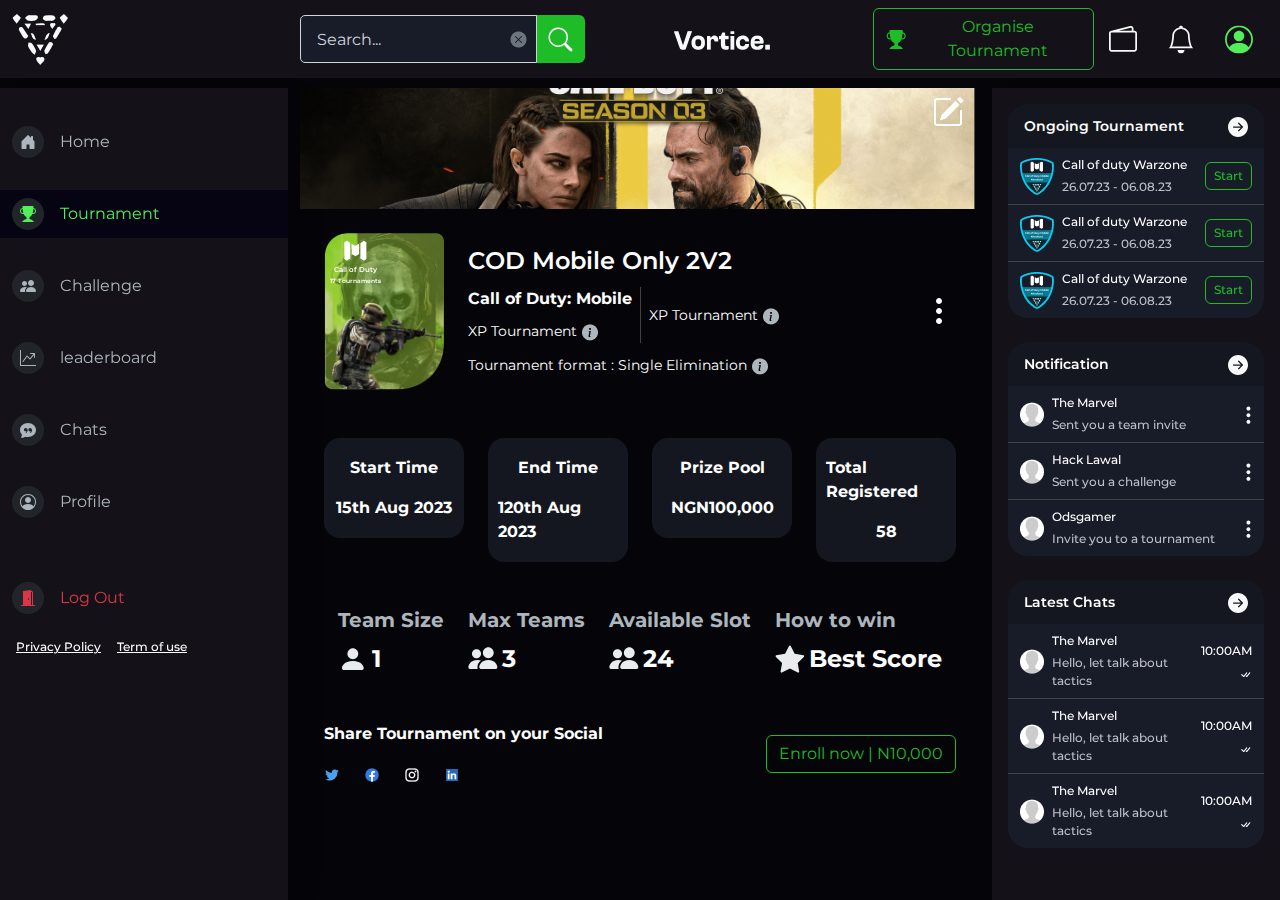
<file: tournament-game-screen.html>
<!DOCTYPE html>
<html lang="en">

<head>
    <meta charset="UTF-8">
    <meta name="viewport" content="width=device-width, initial-scale=1.0">
    <link rel="shortcut icon" href="./assets/images/logo-1.png" type="image/x-icon">
    <title>Dashboard Vortice</title>
    <link rel="stylesheet" href="./assets/css/bootstrap/bootstrap.min.css">
    <link href="./assets/plugin/splide/splide.min.css" rel="stylesheet" type="text/css" />
    <link rel="stylesheet" href="./assets/css/style.css">
</head>

<body>

    <div id="wrapper">
        <!-- top navbar -->
        <nav class="navbar navbar-expand-lg bg-body-tertiary sticky-top top-navbar">
            <div class="container-fluid position-relative">
                <a class="navbar-brand py-0" href="#">
                    <img src="./assets/images/logo-1.png" alt="logo-1" class="img-fluid  d-none d-lg-block">
                    <img src="./assets/images/logo-3.png" alt="logo-3" class="img-fluid  d-block d-lg-none">
                </a>
                <!-- <div class="flex-grow-1"> -->

                <div class="collapse navbar-collapse justify-content-between" id="navbarSupportedContent">
                    <form role="search">
                        <div class="input-group">
                            <div class="d-flex align-items-center position-relative">
                                <input type="text" class="form-control" placeholder="Search..." aria-label="Search">
                                <span class="close-btn position-absolute">
                                    <img src="./assets/images/close-icon.png" alt="close" class="img-fluid">
                                </span>
                            </div>
                            <button class="btn-success input-group-text border-0">
                                <svg width="25" height="25" viewBox="0 0 25 25" fill="none"
                                    xmlns="http://www.w3.org/2000/svg">
                                    <path
                                        d="M18.1158 16.0171C19.5683 14.0352 20.2188 11.5779 19.9373 9.13685C19.6557 6.69584 18.4629 4.45114 16.5975 2.85182C14.732 1.25251 12.3314 0.416533 9.87607 0.511142C7.4207 0.605752 5.09159 1.62397 3.35471 3.36209C1.61784 5.10021 0.601287 7.43004 0.508435 9.88548C0.415582 12.3409 1.25328 14.7409 2.85392 16.6052C4.45457 18.4695 6.70013 19.6607 9.14134 19.9405C11.5826 20.2203 14.0394 19.568 16.0203 18.1141H16.0188C16.0638 18.1741 16.1118 18.2311 16.1658 18.2866L21.9408 24.0616C22.2221 24.3431 22.6036 24.5013 23.0015 24.5014C23.3994 24.5016 23.7811 24.3436 24.0626 24.0624C24.344 23.7811 24.5022 23.3996 24.5024 23.0017C24.5025 22.6038 24.3446 22.2221 24.0633 21.9406L18.2883 16.1656C18.2347 16.1113 18.177 16.0612 18.1158 16.0156V16.0171ZM18.5028 10.2511C18.5028 11.3345 18.2894 12.4073 17.8748 13.4083C17.4602 14.4092 16.8525 15.3187 16.0864 16.0848C15.3204 16.8508 14.4109 17.4585 13.41 17.8731C12.409 18.2877 11.3362 18.5011 10.2528 18.5011C9.16941 18.5011 8.09661 18.2877 7.09567 17.8731C6.09474 17.4585 5.18526 16.8508 4.41918 16.0848C3.6531 15.3187 3.04541 14.4092 2.63081 13.4083C2.2162 12.4073 2.00281 11.3345 2.00281 10.2511C2.00281 8.06309 2.87201 5.96467 4.41918 4.4175C5.96636 2.87032 8.06478 2.00113 10.2528 2.00113C12.4408 2.00113 14.5393 2.87032 16.0864 4.4175C17.6336 5.96467 18.5028 8.06309 18.5028 10.2511Z"
                                        fill="white" />
                                </svg>
                            </button>
                        </div>
                    </form>
                    <a class="navbar-brand d-none d-lg-block text-center" href="#">
                        <img src="./assets/images/logo-2.png" alt="logo-2" class="img-fluid">
                    </a>
                    <a href="#" class="btn btn-outline-success d-flex align-items-center gap-2">
                        <svg width="21" height="21" viewBox="0 0 21 21" fill="none" xmlns="http://www.w3.org/2000/svg">
                            <path
                                d="M3.77766 1.03923C3.77766 0.871933 3.84411 0.711492 3.96241 0.593198C4.0807 0.474904 4.24114 0.408447 4.40843 0.408447H17.024C17.1913 0.408447 17.3517 0.474904 17.47 0.593198C17.5883 0.711492 17.6548 0.871933 17.6548 1.03923C17.6548 1.71794 17.6396 2.36386 17.6119 2.97698C18.1104 3.05952 18.5873 3.24104 19.0145 3.51084C19.4417 3.78064 19.8106 4.13325 20.0993 4.54788C20.3881 4.9625 20.5909 5.43075 20.6958 5.92501C20.8007 6.41927 20.8056 6.92954 20.7101 7.42571C20.6147 7.92188 20.4209 8.39392 20.1401 8.81399C19.8593 9.23406 19.4972 9.59365 19.0752 9.87156C18.6533 10.1495 18.1799 10.3401 17.6831 10.4321C17.1863 10.5242 16.6761 10.5158 16.1825 10.4075C15.1859 12.7603 13.8133 13.9109 12.6086 14.2061V16.9474L14.4063 17.3966C14.651 17.4571 14.8819 17.5669 15.0837 17.7183L17.4025 19.4579C17.5084 19.5374 17.5866 19.6481 17.6261 19.7745C17.6656 19.9009 17.6643 20.0364 17.6224 20.162C17.5805 20.2876 17.5002 20.3969 17.3928 20.4743C17.2854 20.5517 17.1564 20.5933 17.024 20.5933H4.40843C4.27605 20.5933 4.14701 20.5517 4.03961 20.4743C3.93221 20.3969 3.85189 20.2876 3.81003 20.162C3.76816 20.0364 3.76687 19.9009 3.80635 19.7745C3.84582 19.6481 3.92406 19.5374 4.02997 19.4579L6.34871 17.7183C6.55056 17.5669 6.78142 17.4571 7.02616 17.3966L8.82388 16.9474V14.2061C7.6191 13.9109 6.24652 12.7603 5.24989 10.4063C4.7561 10.5151 4.2455 10.524 3.74825 10.4322C3.251 10.3404 2.77717 10.15 2.35476 9.87203C1.93235 9.59409 1.56992 9.23433 1.28887 8.81398C1.00781 8.39364 0.813843 7.92123 0.718409 7.42467C0.622975 6.92811 0.628013 6.41746 0.733225 5.92288C0.838437 5.4283 1.04169 4.95982 1.33098 4.5451C1.62027 4.13038 1.98973 3.77783 2.41754 3.50828C2.84536 3.23874 3.32284 3.05765 3.82181 2.97571C3.79211 2.33065 3.77739 1.68498 3.77766 1.03923V1.03923ZM3.90255 4.24358C3.24425 4.36403 2.66077 4.74105 2.28045 5.29171C1.90014 5.84237 1.75415 6.52155 1.8746 7.17985C1.99505 7.83815 2.37207 8.42163 2.92273 8.80195C3.47339 9.18226 4.15257 9.32825 4.81087 9.2078C4.39077 7.88317 4.06908 6.24819 3.90255 4.24358V4.24358ZM16.6228 9.2078C17.2811 9.32825 17.9603 9.18226 18.511 8.80195C19.0616 8.42163 19.4386 7.83815 19.5591 7.17985C19.6795 6.52155 19.5336 5.84237 19.1532 5.29171C18.7729 4.74105 18.1894 4.36403 17.5311 4.24358C17.3634 6.24945 17.0417 7.88317 16.6228 9.2078Z"
                                fill="#1EBC26" />
                        </svg>
                        Organise Tournament
                    </a>
                </div>
                <ul class="navbar-nav flex-row ms-auto">
                    <li class="nav-item">
                        <a href="#" class="nav-link">
                            <svg width="28" height="29" viewBox="0 0 28 29" fill="none"
                                xmlns="http://www.w3.org/2000/svg">
                                <g clip-path="url(#clip0_25_7781)">
                                    <path
                                        d="M21.238 1.07041C21.6249 0.973637 22.0287 0.966277 22.4188 1.04889C22.8089 1.1315 23.1751 1.3019 23.4895 1.54717C23.8039 1.79243 24.0584 2.10611 24.2334 2.46439C24.4085 2.82267 24.4997 3.21613 24.5 3.61491V5.74991H25.375C26.0712 5.74991 26.7389 6.02647 27.2312 6.51875C27.7234 7.01103 28 7.67871 28 8.3749V24.1249C28 24.8211 27.7234 25.4888 27.2312 25.9811C26.7389 26.4733 26.0712 26.7499 25.375 26.7499H2.625C1.92881 26.7499 1.26113 26.4733 0.768845 25.9811C0.276562 25.4888 1.7166e-07 24.8211 1.7166e-07 24.1249V8.3749C-0.000244056 7.69915 0.260124 7.04933 0.726911 6.5607C1.1937 6.07208 1.83094 5.78229 2.506 5.75166L21.238 1.07041ZM9.7335 5.74991H22.75V3.61491C22.7497 3.48214 22.7192 3.35119 22.6608 3.23196C22.6024 3.11274 22.5176 3.00837 22.4129 2.92675C22.3082 2.84514 22.1863 2.78842 22.0564 2.7609C21.9265 2.73338 21.7921 2.73578 21.6632 2.76791L9.7335 5.74991ZM2.625 7.49991C2.39294 7.49991 2.17038 7.59209 2.00628 7.75619C1.84219 7.92028 1.75 8.14284 1.75 8.3749V24.1249C1.75 24.357 1.84219 24.5795 2.00628 24.7436C2.17038 24.9077 2.39294 24.9999 2.625 24.9999H25.375C25.6071 24.9999 25.8296 24.9077 25.9937 24.7436C26.1578 24.5795 26.25 24.357 26.25 24.1249V8.3749C26.25 8.14284 26.1578 7.92028 25.9937 7.75619C25.8296 7.59209 25.6071 7.49991 25.375 7.49991H2.625Z"
                                        fill="#F8F9FA" />
                                </g>
                                <defs>
                                    <clipPath id="clip0_25_7781">
                                        <rect width="28" height="28" fill="white" transform="translate(0 0.5)" />
                                    </clipPath>
                                </defs>
                            </svg>
                        </a>
                    </li>
                    <li class="nav-item dropdown">
                        <a href="#" class="nav-link d-flex align-items-center" role="button" id="navbarDropdown2"
                            data-bs-toggle="dropdown" aria-expanded="false">
                            <svg width="28" height="29" viewBox="0 0 28 29" fill="none"
                                xmlns="http://www.w3.org/2000/svg">
                                <g clip-path="url(#clip0_25_7782)">
                                    <path
                                        d="M14 28.5001C14.9283 28.5001 15.8185 28.1313 16.4749 27.4749C17.1313 26.8186 17.5 25.9283 17.5 25.0001H10.5C10.5 25.9283 10.8687 26.8186 11.5251 27.4749C12.1815 28.1313 13.0717 28.5001 14 28.5001ZM14 3.85657L12.6053 4.13832C11.0232 4.46067 9.60108 5.31975 8.57964 6.57016C7.5582 7.82056 7.00017 9.38549 7 11.0001C7 12.0991 6.7655 14.8448 6.19675 17.5486C5.91675 18.8908 5.53875 20.2891 5.0365 21.5001H22.9635C22.4613 20.2891 22.085 18.8926 21.8032 17.5486C21.2345 14.8448 21 12.0991 21 11.0001C20.9994 9.38579 20.4412 7.82128 19.4198 6.57123C18.3984 5.32118 16.9765 4.46236 15.3947 4.14007L14 3.85482V3.85657ZM24.885 21.5001C25.2753 22.2823 25.7267 22.9018 26.25 23.2501H1.75C2.27325 22.9018 2.72475 22.2823 3.115 21.5001C4.69 18.3501 5.25 12.5401 5.25 11.0001C5.25 6.76507 8.26 3.23007 12.2587 2.42332C12.2343 2.17999 12.2612 1.93424 12.3376 1.70192C12.4139 1.4696 12.5382 1.25587 12.7022 1.07452C12.8663 0.893163 13.0666 0.748207 13.2901 0.648999C13.5136 0.549792 13.7554 0.498535 14 0.498535C14.2446 0.498535 14.4864 0.549792 14.7099 0.648999C14.9334 0.748207 15.1337 0.893163 15.2978 1.07452C15.4618 1.25587 15.5861 1.4696 15.6624 1.70192C15.7388 1.93424 15.7657 2.17999 15.7413 2.42332C17.7192 2.82564 19.4974 3.8992 20.7747 5.46219C22.0519 7.02519 22.7497 8.98157 22.75 11.0001C22.75 12.5401 23.31 18.3501 24.885 21.5001Z"
                                        fill="#F8F9FA" />
                                </g>
                                <defs>
                                    <clipPath id="clip0_25_7782">
                                        <rect width="28" height="28" fill="white" transform="translate(0 0.5)" />
                                    </clipPath>
                                </defs>
                            </svg>
                        </a>

                        <ul class="dropdown-menu position-absolute  mt-3 dropdown-menu-end py-0"
                            aria-labelledby="navbarDropdown2">
                            <h6 class="dropdown-item-text font-15 m-0 py-3 border-bottom direction-row">
                                Notifications <span class="badge bg-soft-primary badge-pill">2</span>
                            </h6>
                            <div class="notification-menu">
                                <!-- item-->
                                <a href="#" class="dropdown-item py-3">
                                    <small class="float-end text-muted ps-2">2 min ago</small>
                                    <div class="media d-flex">
                                        <div class="media-body align-self-center ms-2 text-truncate">
                                            <h6 class="my-0 fw-normal text-dark">Your order is placed</h6>
                                            <small class="text-muted mb-0">Dummy text of the printing and
                                                industry.</small>
                                        </div>
                                        <!--end media-body-->
                                    </div>
                                    <!--end media-->
                                </a>
                                <!--end-item-->
                                <!-- item-->
                                <a href="#" class="dropdown-item py-3">
                                    <small class="float-end text-muted ps-2">10 min ago</small>
                                    <div class="media d-flex">
                                        <div class="media-body align-self-center ms-2 text-truncate">
                                            <h6 class="my-0 fw-normal text-dark">Meeting with designers</h6>
                                            <small class="text-muted mb-0">It is a long established fact that a
                                                reader.</small>
                                        </div>
                                        <!--end media-body-->
                                    </div>
                                    <!--end media-->
                                </a>
                                <!--end-item-->
                                <!-- item-->
                                <a href="#" class="dropdown-item py-3">
                                    <small class="float-end text-muted ps-2">40 min ago</small>
                                    <div class="media d-flex">
                                        <div class="media-body align-self-center ms-2 text-truncate">
                                            <h6 class="my-0 fw-normal text-dark">UX 3 Task complete.</h6>
                                            <small class="text-muted mb-0">Dummy text of the printing.</small>
                                        </div>
                                        <!--end media-body-->
                                    </div>
                                    <!--end media-->
                                </a>
                                <!--end-item-->
                                <!-- item-->
                                <a href="#" class="dropdown-item py-3">
                                    <small class="float-end text-muted ps-2">1 hr ago</small>
                                    <div class="media d-flex">
                                        <div class="media-body align-self-center ms-2 text-truncate">
                                            <h6 class="my-0 fw-normal text-dark">Your order is placed</h6>
                                            <small class="text-muted mb-0">It is a long established fact that a
                                                reader.</small>
                                        </div>
                                        <!--end media-body-->
                                    </div>
                                    <!--end media-->
                                </a>
                                <!--end-item-->
                                <!-- item-->
                                <a href="#" class="dropdown-item py-3">
                                    <small class="float-end text-muted ps-2">2 hrs ago</small>
                                    <div class="media d-flex">
                                        <div class="avatar-md bg-soft-primary">
                                            <i class="ti ti-users"></i>
                                        </div>
                                        <div class="media-body align-self-center ms-2 text-truncate">
                                            <h6 class="my-0 fw-normal text-dark">Payment Successfull</h6>
                                            <small class="text-muted mb-0">Dummy text of the printing.</small>
                                        </div>
                                        <!--end media-body-->
                                    </div>
                                    <!--end media-->
                                </a>
                                <!--end-item-->
                            </div>
                        </ul>
                    </li>
                    <li class="nav-item dropdown">
                        <a href="#" class="nav-link d-flex align-items-center" role="button" id="navbarDropdown"
                            data-bs-toggle="dropdown" aria-expanded="false">
                            <svg width="28" height="29" viewBox="0 0 28 29" fill="none"
                                xmlns="http://www.w3.org/2000/svg">
                                <g clip-path="url(#clip0_25_7784)">
                                    <path
                                        d="M19.25 11C19.25 12.3924 18.6969 13.7277 17.7123 14.7123C16.7277 15.6969 15.3924 16.25 14 16.25C12.6076 16.25 11.2723 15.6969 10.2877 14.7123C9.30312 13.7277 8.75 12.3924 8.75 11C8.75 9.60761 9.30312 8.27226 10.2877 7.28769C11.2723 6.30312 12.6076 5.75 14 5.75C15.3924 5.75 16.7277 6.30312 17.7123 7.28769C18.6969 8.27226 19.25 9.60761 19.25 11Z"
                                        fill="#51EF59" />
                                    <path fill-rule="evenodd" clip-rule="evenodd"
                                        d="M0 14.5C0 10.787 1.475 7.22601 4.10051 4.60051C6.72601 1.975 10.287 0.5 14 0.5C17.713 0.5 21.274 1.975 23.8995 4.60051C26.525 7.22601 28 10.787 28 14.5C28 18.213 26.525 21.774 23.8995 24.3995C21.274 27.025 17.713 28.5 14 28.5C10.287 28.5 6.72601 27.025 4.10051 24.3995C1.475 21.774 0 18.213 0 14.5ZM14 2.25C11.6931 2.25012 9.43314 2.90163 7.4802 4.12955C5.52727 5.35746 3.96074 7.11187 2.96094 9.19084C1.96113 11.2698 1.56868 13.5888 1.82875 15.881C2.08882 18.1732 2.99084 20.3454 4.431 22.1475C5.6735 20.1455 8.40875 18 14 18C19.5912 18 22.3247 20.1438 23.569 22.1475C25.0092 20.3454 25.9112 18.1732 26.1713 15.881C26.4313 13.5888 26.0389 11.2698 25.0391 9.19084C24.0393 7.11187 22.4727 5.35746 20.5198 4.12955C18.5669 2.90163 16.3069 2.25012 14 2.25Z"
                                        fill="#51EF59" />
                                </g>
                                <defs>
                                    <clipPath id="clip0_25_7784">
                                        <rect width="28" height="28" fill="white" transform="translate(0 0.5)" />
                                    </clipPath>
                                </defs>
                            </svg>
                        </a>

                        <ul class="dropdown-menu position-absolute  dropdown-menu-end" aria-labelledby="navbarDropdown">
                            <li class=""><a href="./login.html" class="dropdown-item d-flex  align-items-center">
                                    <?xml version="1.0" ?><!-- Uploaded to: SVG Repo, www.svgrepo.com, Generator: SVG Repo Mixer Tools -->
                                    <svg width="28px" height="28px" viewBox="0 0 1000 1000" data-name="Layer 2"
                                        id="Layer_2" xmlns="http://www.w3.org/2000/svg">
                                        <defs>
                                            <style>
                                                .cls-1 {
                                                    fill: none;
                                                    stroke: #020202;
                                                    stroke-linecap: round;
                                                    stroke-miterlimit: 10;
                                                    stroke-width: 22px;
                                                }

                                                .cls-2 {
                                                    fill: #020202;
                                                }
                                            </style>
                                        </defs>
                                        <path class="cls-1"
                                            d="M591.61,280.48C693.9,317.86,766.91,416,766.91,531.26c0,147.41-119.5,266.91-266.91,266.91S233.09,678.67,233.09,531.26c0-115.22,73-213.4,175.3-250.78" />
                                        <rect class="cls-2" height="160.61" rx="35.92" width="71.84" x="464.08"
                                            y="201.83" />
                                    </svg>
                                    <span class=" d-inline-block">Logout</span>
                                </a></li>
                        </ul>
                    </li>
                </ul>
                <button class="navbar-toggler" type="button" data-bs-toggle="collapse"
                    data-bs-target="#navbarSupportedContent" aria-controls="navbarSupportedContent"
                    aria-expanded="false" aria-label="Toggle navigation">
                    <?xml version="1.0" encoding="utf-8"?><!-- Uploaded to: SVG Repo, www.svgrepo.com, Generator: SVG Repo Mixer Tools -->
                    <svg width="24px" height="24px" viewBox="0 0 24 24" fill="none" xmlns="http://www.w3.org/2000/svg">
                        <path d="M4 18L20 18" stroke="#ffffff" stroke-width="2" stroke-linecap="round" />
                        <path d="M4 12L20 12" stroke="#ffffff" stroke-width="2" stroke-linecap="round" />
                        <path d="M4 6L20 6" stroke="#ffffff" stroke-width="2" stroke-linecap="round" />
                    </svg>
                </button>
            </div>
        </nav>

        <div id="content-wrapper" class="d-flex align-items-start">

            <!-- sidebar Left Start-->
            <div class="sidebar start-0" id="sidebar-left">
                <div class="d-flex flex-column justify-content-between gap-5">
                    <ul class="navbar-nav gap-lg-4">

                        <!-- Nav Item - Home -->
                        <li class="nav-item">
                            <a class="nav-link" href="index.html">
                                <span class="icon">
                                    <svg width="14" height="14" viewBox="0 0 14 14" fill="none"
                                        xmlns="http://www.w3.org/2000/svg">
                                        <path
                                            d="M5.5 13.4999V9.99492C5.5 9.74992 5.75 9.49992 6 9.49992H8C8.25 9.49992 8.5 9.74992 8.5 9.99992V13.4999C8.5 13.6325 8.55268 13.7597 8.64645 13.8535C8.74022 13.9472 8.86739 13.9999 9 13.9999H13C13.1326 13.9999 13.2598 13.9472 13.3536 13.8535C13.4473 13.7597 13.5 13.6325 13.5 13.4999V6.49992C13.5001 6.43421 13.4873 6.36913 13.4622 6.30839C13.4372 6.24764 13.4004 6.19244 13.354 6.14592L12 4.79292V1.49992C12 1.36731 11.9473 1.24013 11.8536 1.14636C11.7598 1.0526 11.6326 0.999917 11.5 0.999917H10.5C10.3674 0.999917 10.2402 1.0526 10.1464 1.14636C10.0527 1.24013 10 1.36731 10 1.49992V2.79292L7.354 0.145917C7.30756 0.099354 7.25238 0.0624111 7.19163 0.0372047C7.13089 0.0119982 7.06577 -0.000976563 7 -0.000976562C6.93423 -0.000976563 6.86911 0.0119982 6.80837 0.0372047C6.74762 0.0624111 6.69245 0.099354 6.646 0.145917L0.646001 6.14592C0.599599 6.19244 0.562821 6.24764 0.537769 6.30839C0.512717 6.36913 0.499883 6.43421 0.500001 6.49992V13.4999C0.500001 13.6325 0.552679 13.7597 0.646447 13.8535C0.740216 13.9472 0.867393 13.9999 1 13.9999H5C5.13261 13.9999 5.25979 13.9472 5.35355 13.8535C5.44732 13.7597 5.5 13.6325 5.5 13.4999Z"
                                            fill="#ADB5BD" />
                                    </svg>
                                </span>
                                <span class="d-none d-md-inline-block">Home</span></a>
                        </li>
                        <!-- Nav Item - Tournament -->
                        <li class="nav-item active">
                            <a class="nav-link" href="./tournament.html">
                                <span class="icon">
                                    <svg width="16" height="16" viewBox="0 0 16 16" fill="none"
                                        xmlns="http://www.w3.org/2000/svg">
                                        <path
                                            d="M2.49989 0.5C2.49989 0.367392 2.55257 0.240215 2.64634 0.146447C2.74011 0.0526784 2.86728 0 2.99989 0L12.9999 0C13.1325 0 13.2597 0.0526784 13.3534 0.146447C13.4472 0.240215 13.4999 0.367392 13.4999 0.5C13.4999 1.038 13.4879 1.55 13.4659 2.036C13.861 2.10143 14.2391 2.24532 14.5777 2.45918C14.9163 2.67304 15.2087 2.95255 15.4376 3.28121C15.6665 3.60987 15.8273 3.98104 15.9104 4.37283C15.9936 4.76461 15.9974 5.16908 15.9218 5.56239C15.8461 5.95569 15.6925 6.32986 15.4699 6.66284C15.2473 6.99581 14.9603 7.28085 14.6259 7.50114C14.2914 7.72144 13.9162 7.87252 13.5223 7.94549C13.1285 8.01846 12.7241 8.01183 12.3329 7.926C11.5429 9.791 10.4549 10.703 9.49989 10.937V13.11L10.9249 13.466C11.1189 13.514 11.3019 13.601 11.4619 13.721L13.2999 15.1C13.3838 15.163 13.4459 15.2507 13.4771 15.3509C13.5084 15.4511 13.5074 15.5586 13.4742 15.6581C13.441 15.7577 13.3774 15.8443 13.2922 15.9056C13.2071 15.967 13.1048 16 12.9999 16H2.99989C2.89495 16 2.79267 15.967 2.70754 15.9056C2.6224 15.8443 2.55873 15.7577 2.52555 15.6581C2.49236 15.5586 2.49134 15.4511 2.52263 15.3509C2.55392 15.2507 2.61594 15.163 2.69989 15.1L4.53789 13.721C4.69789 13.601 4.88089 13.514 5.07489 13.466L6.49989 13.11V10.937C5.54489 10.703 4.45689 9.791 3.66689 7.925C3.27548 8.01129 2.87074 8.01828 2.47658 7.94554C2.08242 7.87281 1.70684 7.72183 1.372 7.50151C1.03717 7.2812 0.749879 6.99602 0.527097 6.66283C0.304316 6.32963 0.15056 5.95517 0.0749126 5.56156C-0.000735343 5.16795 0.00325788 4.76318 0.0866564 4.37114C0.170055 3.97909 0.331168 3.60774 0.56048 3.279C0.789791 2.95027 1.08265 2.67082 1.42177 2.45715C1.76088 2.24349 2.13937 2.09995 2.53489 2.035C2.51135 1.52367 2.49968 1.01187 2.49989 0.5ZM2.59889 3.04C2.07708 3.13548 1.61456 3.43433 1.3131 3.87083C1.01164 4.30732 0.895913 4.84569 0.991391 5.3675C1.08687 5.88931 1.38573 6.35183 1.82222 6.65329C2.25871 6.95476 2.79708 7.07048 3.31889 6.975C2.98589 5.925 2.73089 4.629 2.59889 3.04ZM12.6819 6.975C13.2037 7.07048 13.7421 6.95476 14.1786 6.65329C14.6151 6.35183 14.9139 5.88931 15.0094 5.3675C15.1049 4.84569 14.9891 4.30732 14.6877 3.87083C14.3862 3.43433 13.9237 3.13548 13.4019 3.04C13.2689 4.63 13.0139 5.925 12.6819 6.975Z"
                                            fill="#ADB5BD" />
                                    </svg>
                                </span>
                                <span class="d-none d-md-inline-block">Tournament</span></a>
                        </li>

                        <!-- Nav Item - Challenge -->
                        <li class="nav-item">
                            <a class="nav-link" href="./challenge.html">
                                <span class="icon">
                                    <svg width="16" height="16" viewBox="0 0 16 16" fill="none"
                                        xmlns="http://www.w3.org/2000/svg">
                                        <path
                                            d="M7 14C7 14 6 14 6 13C6 12 7 9 11 9C15 9 16 12 16 13C16 14 15 14 15 14H7ZM11 8C11.7956 8 12.5587 7.68393 13.1213 7.12132C13.6839 6.55871 14 5.79565 14 5C14 4.20435 13.6839 3.44129 13.1213 2.87868C12.5587 2.31607 11.7956 2 11 2C10.2044 2 9.44129 2.31607 8.87868 2.87868C8.31607 3.44129 8 4.20435 8 5C8 5.79565 8.31607 6.55871 8.87868 7.12132C9.44129 7.68393 10.2044 8 11 8Z"
                                            fill="#ADB5BD" />
                                        <path fill-rule="evenodd" clip-rule="evenodd"
                                            d="M5.216 14C5.06776 13.6878 4.99382 13.3455 5 13C5 11.645 5.68 10.25 6.936 9.28C6.30909 9.08684 5.65595 8.99237 5 9C1 9 0 12 0 13C0 14 1 14 1 14H5.216Z"
                                            fill="#ADB5BD" />
                                        <path
                                            d="M4.5 8C5.16304 8 5.79893 7.73661 6.26777 7.26777C6.73661 6.79893 7 6.16304 7 5.5C7 4.83696 6.73661 4.20107 6.26777 3.73223C5.79893 3.26339 5.16304 3 4.5 3C3.83696 3 3.20107 3.26339 2.73223 3.73223C2.26339 4.20107 2 4.83696 2 5.5C2 6.16304 2.26339 6.79893 2.73223 7.26777C3.20107 7.73661 3.83696 8 4.5 8Z"
                                            fill="#ADB5BD" />
                                    </svg>
                                </span>
                                <span class="d-none d-md-inline-block">Challenge</span></a>
                        </li>
                        <!-- Nav Item - leaderboard -->
                        <li class="nav-item">
                            <a class="nav-link" href="./leaderboard.html">
                                <span class="icon">
                                    <svg width="16" height="16" viewBox="0 0 16 16" fill="none"
                                        xmlns="http://www.w3.org/2000/svg">
                                        <g clip-path="url(#clip0_25_7807)">
                                            <path fill-rule="evenodd" clip-rule="evenodd"
                                                d="M0 0H1V15H16V16H0V0ZM10 3.5C10 3.36739 10.0527 3.24021 10.1464 3.14645C10.2402 3.05268 10.3674 3 10.5 3H14.5C14.6326 3 14.7598 3.05268 14.8536 3.14645C14.9473 3.24021 15 3.36739 15 3.5V7.5C15 7.63261 14.9473 7.75979 14.8536 7.85355C14.7598 7.94732 14.6326 8 14.5 8C14.3674 8 14.2402 7.94732 14.1464 7.85355C14.0527 7.75979 14 7.63261 14 7.5V4.9L10.387 9.317C10.3428 9.37099 10.2877 9.41511 10.2254 9.44655C10.1631 9.47798 10.0949 9.49602 10.0252 9.4995C9.9555 9.50299 9.88584 9.49184 9.8207 9.46678C9.75556 9.44172 9.69639 9.4033 9.647 9.354L7.06 6.767L3.404 11.794C3.32402 11.8957 3.20774 11.9624 3.07958 11.9802C2.95143 11.9979 2.82138 11.9653 2.71677 11.8892C2.61216 11.8131 2.54113 11.6994 2.51861 11.572C2.49609 11.4446 2.52383 11.3134 2.596 11.206L6.596 5.706C6.63846 5.64751 6.69309 5.59893 6.75613 5.56359C6.81917 5.52825 6.88912 5.50699 6.96117 5.50129C7.03322 5.49559 7.10564 5.50557 7.17346 5.53055C7.24128 5.55554 7.30287 5.59492 7.354 5.646L9.963 8.256L13.445 4H10.5C10.3674 4 10.2402 3.94732 10.1464 3.85355C10.0527 3.75979 10 3.63261 10 3.5Z"
                                                fill="#ADB5BD" />
                                        </g>
                                        <defs>
                                            <clipPath id="clip0_25_7807">
                                                <rect width="16" height="16" fill="white" />
                                            </clipPath>
                                        </defs>
                                    </svg>
                                </span>
                                <span class="d-none d-md-inline-block">leaderboard</span></a>
                        </li>

                        <!-- Nav Item - Chats -->
                        <li class="nav-item">
                            <a class="nav-link" href="./chats.html">
                                <span class="icon">
                                    <svg width="16" height="16" viewBox="0 0 16 16" fill="none"
                                        xmlns="http://www.w3.org/2000/svg">
                                        <path
                                            d="M16 8C16 11.866 12.418 15 8 15C7.20765 15.0011 6.41859 14.8982 5.653 14.694C5.069 14.99 3.728 15.558 1.472 15.928C1.272 15.96 1.12 15.752 1.199 15.566C1.553 14.73 1.873 13.616 1.969 12.6C0.744 11.37 0 9.76 0 8C0 4.134 3.582 1 8 1C12.418 1 16 4.134 16 8ZM7.194 6.766C7.12808 6.66762 7.052 6.57645 6.967 6.494C6.83335 6.35637 6.67401 6.2463 6.498 6.17L6.49 6.166C6.25317 6.05604 5.99511 5.99937 5.734 6C4.776 6 4 6.746 4 7.667C4 8.587 4.776 9.333 5.734 9.333C6.077 9.333 6.396 9.238 6.665 9.073C6.528 9.462 6.275 9.877 5.855 10.293C5.81544 10.3316 5.7842 10.3779 5.76321 10.4291C5.74222 10.4802 5.73193 10.5351 5.73296 10.5904C5.73399 10.6457 5.74632 10.7001 5.7692 10.7505C5.79208 10.8008 5.82503 10.8459 5.866 10.883C6.039 11.043 6.313 11.038 6.48 10.873C7.814 9.544 7.85 8.115 7.421 7.167C7.35799 7.02687 7.28199 6.89296 7.194 6.767V6.766ZM11 9.073C10.864 9.462 10.61 9.877 10.19 10.293C10.1505 10.3317 10.1193 10.378 10.0984 10.4292C10.0775 10.4804 10.0673 10.5353 10.0684 10.5906C10.0696 10.6459 10.082 10.7003 10.105 10.7506C10.1279 10.8009 10.161 10.846 10.202 10.883C10.374 11.043 10.648 11.038 10.815 10.873C12.149 9.544 12.185 8.115 11.757 7.167C11.6936 7.02685 11.6173 6.89293 11.529 6.767C11.4632 6.66826 11.3871 6.57676 11.302 6.494C11.1684 6.35635 11.009 6.24627 10.833 6.17L10.825 6.166C10.5885 6.05618 10.3308 5.99952 10.07 6C9.113 6 8.336 6.746 8.336 7.667C8.336 8.587 9.113 9.333 10.07 9.333C10.413 9.333 10.732 9.238 11.001 9.073H11Z"
                                            fill="#ADB5BD" />
                                    </svg>
                                </span>
                                <span class="d-none d-md-inline-block">Chats</span></a>
                        </li>

                        <!-- Nav Item - Profile -->
                        <li class="nav-item">
                            <a class="nav-link" href="./profile.html">
                                <span class="icon">
                                    <svg width="16" height="16" viewBox="0 0 16 16" fill="none"
                                        xmlns="http://www.w3.org/2000/svg">
                                        <g clip-path="url(#clip0_25_7817)">
                                            <path
                                                d="M11 6C11 6.79565 10.6839 7.55871 10.1213 8.12132C9.55871 8.68393 8.79565 9 8 9C7.20435 9 6.44129 8.68393 5.87868 8.12132C5.31607 7.55871 5 6.79565 5 6C5 5.20435 5.31607 4.44129 5.87868 3.87868C6.44129 3.31607 7.20435 3 8 3C8.79565 3 9.55871 3.31607 10.1213 3.87868C10.6839 4.44129 11 5.20435 11 6Z"
                                                fill="#ADB5BD" />
                                            <path fill-rule="evenodd" clip-rule="evenodd"
                                                d="M0 8C0 5.87827 0.842855 3.84344 2.34315 2.34315C3.84344 0.842855 5.87827 0 8 0C10.1217 0 12.1566 0.842855 13.6569 2.34315C15.1571 3.84344 16 5.87827 16 8C16 10.1217 15.1571 12.1566 13.6569 13.6569C12.1566 15.1571 10.1217 16 8 16C5.87827 16 3.84344 15.1571 2.34315 13.6569C0.842855 12.1566 0 10.1217 0 8ZM8 1C6.68178 1.00007 5.39037 1.37236 4.2744 2.07403C3.15844 2.77569 2.26328 3.77821 1.69196 4.96619C1.12065 6.15418 0.896386 7.47934 1.045 8.78916C1.19361 10.099 1.70905 11.3402 2.532 12.37C3.242 11.226 4.805 10 8 10C11.195 10 12.757 11.225 13.468 12.37C14.2909 11.3402 14.8064 10.099 14.955 8.78916C15.1036 7.47934 14.8794 6.15418 14.308 4.96619C13.7367 3.77821 12.8416 2.77569 11.7256 2.07403C10.6096 1.37236 9.31822 1.00007 8 1Z"
                                                fill="#ADB5BD" />
                                        </g>
                                        <defs>
                                            <clipPath id="clip0_25_7817">
                                                <rect width="16" height="16" fill="white" />
                                            </clipPath>
                                        </defs>
                                    </svg>
                                </span>

                                <span class="d-none d-md-inline-block">Profile</span></a>
                        </li>
                    </ul>
                    <div class="d-flex flex-column">
                        <div class="logout-btn nav-item">
                            <a class="nav-link" href="tables.html">
                                <img src="./assets/images/logout.png" alt="icon" class="img-fluid">
                                <span class="text-danger d-none d-md-inline-block">Log Out</span>
                            </a>
                        </div>
                        <div class="d-flex align-items-center gap-3 p-3 flex-wrap mb-3">
                            <a href="#" class="link">Privacy Policy</a>
                            <a href="#" class="link">Term of use</a>
                        </div>
                    </div>
                </div>

            </div>
            <!-- sidebar Left end -->

            <!-- content start -->
            <div id="content" class="tournament-game-screen-page">
                <div class="container-fluid">
                    <!-- banner -->
                    <div class="banner position-relative mb-0">
                        <img src="./assets/images/tournament-screen-cover.png" alt="banner" class="img-fluid w-100">
                        <img src="./assets/images/pencil-square.png" alt="edit"
                            class="img-fluid position-absolute top-0 end-0 mt-2 m-3">
                    </div>
                    <div class="direction-column gap-5 p-3 p-md-4 tournament-content">
                        <div class="d-flex justify-content-between align-items-center gap-3">
                            <div class="direction-row justify-content-start flex-grow-1 flex-wrap gap-4">
                                <div class="availabile-games-card position-relative">
                                    <div class="availabile-games-card-bg card-bg-1"></div>
                                    <div class="availabile-games-card-body">
                                        <div class="card-details d-flex flex-column gap-1 align-items-center">
                                            <img src="./assets/images/COD.png" alt="img" class="img-fluid">
                                            <h4 class="card-heading">Call of Duty</h4>
                                            <h5 class="card-sub-heading">17 Tournaments</h5>
                                        </div>
                                        <img src="./assets/images/COD-man.png" alt="img" class="img-fluid">
                                    </div>
                                </div>

                                <div class="direction-column gap-1">
                                    <h3 class="main-heading mb-2">COD Mobile Only 2V2</h3>
                                    <div class="direction-row justify-content-start gap-2 mb-2">
                                        <div class="border-end">
                                            <h4 class="game-name mb-2 me-2">Call of Duty: Mobile</h4>
                                            <span class="game-type">XP Tournament <img src="./assets/images/info.png"
                                                    class="img-fluid" alt=""></span>
                                        </div>
                                        <p class="game-type">XP Tournament <img src="./assets/images/info.png"
                                                class="img-fluid" alt=""></p>
                                    </div>
                                    <span class="game-type">Tournament format : Single Elimination <img
                                            src="./assets/images/info.png" class="img-fluid" alt=""></span>
                                </div>
                            </div>
                            <div class="direction-row gap-3">
                                <div class="dropdown">
                                    <button class="btn p-0" type="button" data-bs-toggle="dropdown"
                                        aria-expanded="false">
                                        <svg width="32" height="32" viewBox="0 0 32 32" fill="none"
                                            xmlns="http://www.w3.org/2000/svg">
                                            <path
                                                d="M19 26C19 26.7956 18.6839 27.5587 18.1213 28.1213C17.5587 28.6839 16.7956 29 16 29C15.2044 29 14.4413 28.6839 13.8787 28.1213C13.3161 27.5587 13 26.7956 13 26C13 25.2044 13.3161 24.4413 13.8787 23.8787C14.4413 23.3161 15.2044 23 16 23C16.7956 23 17.5587 23.3161 18.1213 23.8787C18.6839 24.4413 19 25.2044 19 26ZM19 16C19 16.7956 18.6839 17.5587 18.1213 18.1213C17.5587 18.6839 16.7956 19 16 19C15.2044 19 14.4413 18.6839 13.8787 18.1213C13.3161 17.5587 13 16.7956 13 16C13 15.2044 13.3161 14.4413 13.8787 13.8787C14.4413 13.3161 15.2044 13 16 13C16.7956 13 17.5587 13.3161 18.1213 13.8787C18.6839 14.4413 19 15.2044 19 16ZM19 6C19 6.79565 18.6839 7.55871 18.1213 8.12132C17.5587 8.68393 16.7956 9 16 9C15.2044 9 14.4413 8.68393 13.8787 8.12132C13.3161 7.55871 13 6.79565 13 6C13 5.20435 13.3161 4.44129 13.8787 3.87868C14.4413 3.31607 15.2044 3 16 3C16.7956 3 17.5587 3.31607 18.1213 3.87868C18.6839 4.44129 19 5.20435 19 6Z"
                                                fill="white" />
                                        </svg>
                                    </button>
                                    <ul class="dropdown-menu">
                                        <li><a class="dropdown-item" href="#">Action</a></li>
                                        <li><a class="dropdown-item" href="#">Action two</a></li>
                                        <li><a class="dropdown-item" href="#">Action three</a></li>
                                    </ul>
                                </div>
                            </div>
                        </div>

                        <div class="row row-cols-lg-4 gy-4 row-cols-2">
                            <div class="col">
                                <div class="more-info-box direction-column align-items-center gap-3 w-auto mx-auto">
                                    <h4 class="game-name">Start Time</h4>
                                    <h4 class="game-name">15th Aug 2023</h4>
                                </div>
                            </div>
                            <div class="col">
                                <div class="more-info-box direction-column align-items-center gap-3 w-auto mx-auto">
                                    <h4 class="game-name">End Time</h4>
                                    <h4 class="game-name">120th Aug 2023</h4>
                                </div>
                            </div>
                            <div class="col">
                                <div class="more-info-box direction-column align-items-center gap-3 w-auto mx-auto">
                                    <h4 class="game-name">Prize Pool</h4>
                                    <h4 class="game-name">NGN100,000</h4>
                                </div>
                            </div>
                            <div class="col">
                                <div class="more-info-box direction-column align-items-center gap-3 w-auto mx-auto">
                                    <h4 class="game-name">Total Registered</h4>
                                    <h4 class="game-name">58</h4>
                                </div>
                            </div>
                        </div>

                        <div class="direction-row justify-content-center gap-4 flex-wrap">
                            <div class="info-box">
                                <h5 class="info-name">Team Size</h5>
                                <h5 class="info-count d-flex align-items-center gap-1">
                                    <svg width="30" height="30" viewBox="0 0 30 30" fill="none"
                                        xmlns="http://www.w3.org/2000/svg">
                                        <path
                                            d="M5.79488 26.0879C5.79488 26.0879 3.98291 26.0879 3.98291 24.276C3.98291 22.464 5.79488 17.0281 14.8547 17.0281C23.9145 17.0281 25.7265 22.464 25.7265 24.276C25.7265 26.0879 23.9145 26.0879 23.9145 26.0879H5.79488ZM14.8547 15.2162C16.2964 15.2162 17.679 14.6434 18.6985 13.624C19.7179 12.6046 20.2906 11.2219 20.2906 9.78026C20.2906 8.33857 19.7179 6.95593 18.6985 5.9365C17.679 4.91707 16.2964 4.34436 14.8547 4.34436C13.413 4.34436 12.0304 4.91707 11.0109 5.9365C9.99152 6.95593 9.41881 8.33857 9.41881 9.78026C9.41881 11.2219 9.99152 12.6046 11.0109 13.624C12.0304 14.6434 13.413 15.2162 14.8547 15.2162Z"
                                            fill="#E9ECEF"></path>
                                    </svg>
                                    1
                                </h5>
                            </div>
                            <div class="info-box">
                                <h5 class="info-name">Max Teams</h5>
                                <h5 class="info-count d-flex align-items-center gap-1">
                                    <svg width="30" height="23" viewBox="0 0 30 23" fill="none"
                                        xmlns="http://www.w3.org/2000/svg">
                                        <path
                                            d="M13.0426 22.0879C13.0426 22.0879 11.2307 22.0879 11.2307 20.276C11.2307 18.464 13.0426 13.0281 20.2905 13.0281C27.5384 13.0281 29.3503 18.464 29.3503 20.276C29.3503 22.0879 27.5384 22.0879 27.5384 22.0879H13.0426ZM20.2905 11.2162C21.7322 11.2162 23.1148 10.6434 24.1343 9.62402C25.1537 8.60459 25.7264 7.22195 25.7264 5.78026C25.7264 4.33857 25.1537 2.95593 24.1343 1.9365C23.1148 0.917069 21.7322 0.34436 20.2905 0.34436C18.8488 0.34436 17.4662 0.917069 16.4467 1.9365C15.4273 2.95593 14.8546 4.33857 14.8546 5.78026C14.8546 7.22195 15.4273 8.60459 16.4467 9.62402C17.4662 10.6434 18.8488 11.2162 20.2905 11.2162Z"
                                            fill="#E9ECEF"></path>
                                        <path fill-rule="evenodd" clip-rule="evenodd"
                                            d="M9.8101 22.0879C9.54149 21.5223 9.40752 20.9021 9.41872 20.276C9.41872 17.8208 10.6509 15.2931 12.9267 13.5355C11.7907 13.1855 10.6073 13.0143 9.41872 13.0281C2.17085 13.0281 0.358887 18.464 0.358887 20.276C0.358887 22.0879 2.17085 22.0879 2.17085 22.0879H9.8101Z"
                                            fill="#E9ECEF"></path>
                                        <path
                                            d="M8.51273 11.2162C9.71414 11.2162 10.8663 10.7389 11.7159 9.88937C12.5654 9.03985 13.0426 7.88765 13.0426 6.68624C13.0426 5.48483 12.5654 4.33263 11.7159 3.48311C10.8663 2.63358 9.71414 2.15633 8.51273 2.15633C7.31132 2.15633 6.15912 2.63358 5.3096 3.48311C4.46008 4.33263 3.98282 5.48483 3.98282 6.68624C3.98282 7.88765 4.46008 9.03985 5.3096 9.88937C6.15912 10.7389 7.31132 11.2162 8.51273 11.2162Z"
                                            fill="#E9ECEF"></path>
                                    </svg>
                                    3
                                </h5>
                            </div>
                            <div class="info-box">
                                <h5 class="info-name">Available Slot</h5>
                                <h5 class="info-count d-flex align-items-center gap-1">
                                    <svg width="30" height="23" viewBox="0 0 30 23" fill="none"
                                        xmlns="http://www.w3.org/2000/svg">
                                        <path
                                            d="M13.0426 22.0879C13.0426 22.0879 11.2307 22.0879 11.2307 20.276C11.2307 18.464 13.0426 13.0281 20.2905 13.0281C27.5384 13.0281 29.3503 18.464 29.3503 20.276C29.3503 22.0879 27.5384 22.0879 27.5384 22.0879H13.0426ZM20.2905 11.2162C21.7322 11.2162 23.1148 10.6434 24.1343 9.62402C25.1537 8.60459 25.7264 7.22195 25.7264 5.78026C25.7264 4.33857 25.1537 2.95593 24.1343 1.9365C23.1148 0.917069 21.7322 0.34436 20.2905 0.34436C18.8488 0.34436 17.4662 0.917069 16.4467 1.9365C15.4273 2.95593 14.8546 4.33857 14.8546 5.78026C14.8546 7.22195 15.4273 8.60459 16.4467 9.62402C17.4662 10.6434 18.8488 11.2162 20.2905 11.2162Z"
                                            fill="#E9ECEF"></path>
                                        <path fill-rule="evenodd" clip-rule="evenodd"
                                            d="M9.8101 22.0879C9.54149 21.5223 9.40752 20.9021 9.41872 20.276C9.41872 17.8208 10.6509 15.2931 12.9267 13.5355C11.7907 13.1855 10.6073 13.0143 9.41872 13.0281C2.17085 13.0281 0.358887 18.464 0.358887 20.276C0.358887 22.0879 2.17085 22.0879 2.17085 22.0879H9.8101Z"
                                            fill="#E9ECEF"></path>
                                        <path
                                            d="M8.51273 11.2162C9.71414 11.2162 10.8663 10.7389 11.7159 9.88937C12.5654 9.03985 13.0426 7.88765 13.0426 6.68624C13.0426 5.48483 12.5654 4.33263 11.7159 3.48311C10.8663 2.63358 9.71414 2.15633 8.51273 2.15633C7.31132 2.15633 6.15912 2.63358 5.3096 3.48311C4.46008 4.33263 3.98282 5.48483 3.98282 6.68624C3.98282 7.88765 4.46008 9.03985 5.3096 9.88937C6.15912 10.7389 7.31132 11.2162 8.51273 11.2162Z"
                                            fill="#E9ECEF"></path>
                                    </svg>
                                    24
                                </h5>
                            </div>
                            <div class="info-box">
                                <h5 class="info-name">How to win</h5>
                                <h5 class="info-count d-flex align-items-center gap-1">
                                    <svg width="30" height="30" viewBox="0 0 30 30" fill="none"
                                        xmlns="http://www.w3.org/2000/svg">
                                        <g clip-path="url(#clip0_81_18932)">
                                            <path
                                                d="M6.92519 28.5805C6.22577 28.9393 5.43213 28.3105 5.57347 27.5078L7.0774 18.9372L0.693843 12.8563C0.0977059 12.2873 0.407552 11.2473 1.20663 11.1349L10.0816 9.87379L14.039 2.03342C14.3959 1.32675 15.3617 1.32675 15.7187 2.03342L19.676 9.87379L28.551 11.1349C29.3501 11.2473 29.6599 12.2873 29.062 12.8563L22.6802 18.9372L24.1842 27.5078C24.3255 28.3105 23.5319 28.9393 22.8324 28.5805L14.8761 24.4927L6.92338 28.5805H6.92519Z"
                                                fill="#E9ECEF" />
                                        </g>
                                        <defs>
                                            <clipPath id="clip0_81_18932">
                                                <rect width="28.9915" height="28.9915" fill="white"
                                                    transform="translate(0.380859 0.598145)" />
                                            </clipPath>
                                        </defs>
                                    </svg> Best Score
                                </h5>
                            </div>
                        </div>

                        <div class="d-flex justify-content-between align-items-center flex-wrap gap-4">
                            <div class="direction-column gap-3">
                                <h4 class="game-name w-auto">Share Tournament on your Social</h4>
                                <div class="direction-row justify-content-start gap-4 flex-wrap">
                                    <a href="#">
                                        <img src="./assets/images/twitter.png" alt="social-icon" class="img-fluid">
                                    </a>
                                    <a href="#">
                                        <img src="./assets/images/facebook.png" alt="social-icon" class="img-fluid">
                                    </a>
                                    <a href="#">
                                        <img src="./assets/images/instagram.png" alt="social-icon" class="img-fluid">
                                    </a>
                                    <a href="#">
                                        <img src="./assets/images/linkedIn.png" alt="social-icon" class="img-fluid">
                                    </a>
                                </div>
                            </div>
                            <div class="direction-row gap-3">
                                <a href="#" class="btn btn-outline-success">Enroll now | N10,000</a>
                            </div>
                        </div>

                    </div>
                </div>
            </div>
            <!-- content end -->

            <!-- sidebar right Start-->
            <div class="sidebar end-0 d-none d-md-flex flex-column gap-4 p-3" id="sidebar-right">
                <div class="card-item">
                    <div class="card-head direction-row">
                        <p class="title">Ongoing Tournament</p>
                        <a href="#">
                            <svg width="20" height="20" viewBox="0 0 20 20" fill="none"
                                xmlns="http://www.w3.org/2000/svg">
                                <g clip-path="url(#clip0_277_3817)">
                                    <path
                                        d="M10 0C12.6522 0 15.1957 1.05357 17.0711 2.92893C18.9464 4.8043 20 7.34784 20 10C20 12.6522 18.9464 15.1957 17.0711 17.0711C15.1957 18.9464 12.6522 20 10 20C7.34784 20 4.8043 18.9464 2.92893 17.0711C1.05357 15.1957 0 12.6522 0 10C0 7.34784 1.05357 4.8043 2.92893 2.92893C4.8043 1.05357 7.34784 0 10 0V0ZM5.625 9.375C5.45924 9.375 5.30027 9.44085 5.18306 9.55806C5.06585 9.67527 5 9.83424 5 10C5 10.1658 5.06585 10.3247 5.18306 10.4419C5.30027 10.5592 5.45924 10.625 5.625 10.625H12.8663L10.1825 13.3075C10.1244 13.3656 10.0783 13.4346 10.0468 13.5105C10.0154 13.5864 9.99921 13.6678 9.99921 13.75C9.99921 13.8322 10.0154 13.9136 10.0468 13.9895C10.0783 14.0654 10.1244 14.1344 10.1825 14.1925C10.2406 14.2506 10.3096 14.2967 10.3855 14.3282C10.4614 14.3596 10.5428 14.3758 10.625 14.3758C10.7072 14.3758 10.7886 14.3596 10.8645 14.3282C10.9404 14.2967 11.0094 14.2506 11.0675 14.1925L14.8175 10.4425C14.8757 10.3844 14.9219 10.3155 14.9534 10.2395C14.9849 10.1636 15.0011 10.0822 15.0011 10C15.0011 9.91779 14.9849 9.83639 14.9534 9.76046C14.9219 9.68453 14.8757 9.61556 14.8175 9.5575L11.0675 5.8075C11.0094 5.74939 10.9404 5.70329 10.8645 5.67185C10.7886 5.6404 10.7072 5.62421 10.625 5.62421C10.5428 5.62421 10.4614 5.6404 10.3855 5.67185C10.3096 5.70329 10.2406 5.74939 10.1825 5.8075C10.1244 5.86561 10.0783 5.9346 10.0468 6.01052C10.0154 6.08644 9.99921 6.16782 9.99921 6.25C9.99921 6.33218 10.0154 6.41356 10.0468 6.48948C10.0783 6.5654 10.1244 6.63439 10.1825 6.6925L12.8663 9.375H5.625Z"
                                        fill="#F8F9FA" />
                                </g>
                                <defs>
                                    <clipPath id="clip0_277_3817">
                                        <rect width="20" height="20" fill="white" />
                                    </clipPath>
                                </defs>
                            </svg>
                        </a>
                    </div>
                    <div class="card-list direction-row">
                        <div class="d-flex align-items-center gap-2">
                            <img src="./assets/images/Badges.png" alt="badge" class="img-fluid">
                            <div class="direction-column gap-1">
                                <span>Call of duty Warzone</span>
                                <span>26.07.23 - 06.08.23</span>
                            </div>
                        </div>
                        <a href="#" class="btn btn-outline-success">Start</a>
                    </div>
                    <div class="card-list direction-row">
                        <div class="d-flex align-items-center gap-2">
                            <img src="./assets/images/Badges.png" alt="badge" class="img-fluid">
                            <div class="direction-column gap-1">
                                <span>Call of duty Warzone</span>
                                <span>26.07.23 - 06.08.23</span>
                            </div>
                        </div>
                        <a href="#" class="btn btn-outline-success">Start</a>
                    </div>
                    <div class="card-list direction-row">
                        <div class="d-flex align-items-center gap-2">
                            <img src="./assets/images/Badges.png" alt="badge" class="img-fluid">
                            <div class="direction-column gap-1">
                                <span>Call of duty Warzone</span>
                                <span>26.07.23 - 06.08.23</span>
                            </div>
                        </div>
                        <a href="#" class="btn btn-outline-success">Start</a>
                    </div>
                </div>
                <div class="card-item">
                    <div class="card-head direction-row">
                        <p class="title">Notification</p>
                        <a href="#">
                            <svg width="20" height="20" viewBox="0 0 20 20" fill="none"
                                xmlns="http://www.w3.org/2000/svg">
                                <g clip-path="url(#clip0_277_3817)">
                                    <path
                                        d="M10 0C12.6522 0 15.1957 1.05357 17.0711 2.92893C18.9464 4.8043 20 7.34784 20 10C20 12.6522 18.9464 15.1957 17.0711 17.0711C15.1957 18.9464 12.6522 20 10 20C7.34784 20 4.8043 18.9464 2.92893 17.0711C1.05357 15.1957 0 12.6522 0 10C0 7.34784 1.05357 4.8043 2.92893 2.92893C4.8043 1.05357 7.34784 0 10 0V0ZM5.625 9.375C5.45924 9.375 5.30027 9.44085 5.18306 9.55806C5.06585 9.67527 5 9.83424 5 10C5 10.1658 5.06585 10.3247 5.18306 10.4419C5.30027 10.5592 5.45924 10.625 5.625 10.625H12.8663L10.1825 13.3075C10.1244 13.3656 10.0783 13.4346 10.0468 13.5105C10.0154 13.5864 9.99921 13.6678 9.99921 13.75C9.99921 13.8322 10.0154 13.9136 10.0468 13.9895C10.0783 14.0654 10.1244 14.1344 10.1825 14.1925C10.2406 14.2506 10.3096 14.2967 10.3855 14.3282C10.4614 14.3596 10.5428 14.3758 10.625 14.3758C10.7072 14.3758 10.7886 14.3596 10.8645 14.3282C10.9404 14.2967 11.0094 14.2506 11.0675 14.1925L14.8175 10.4425C14.8757 10.3844 14.9219 10.3155 14.9534 10.2395C14.9849 10.1636 15.0011 10.0822 15.0011 10C15.0011 9.91779 14.9849 9.83639 14.9534 9.76046C14.9219 9.68453 14.8757 9.61556 14.8175 9.5575L11.0675 5.8075C11.0094 5.74939 10.9404 5.70329 10.8645 5.67185C10.7886 5.6404 10.7072 5.62421 10.625 5.62421C10.5428 5.62421 10.4614 5.6404 10.3855 5.67185C10.3096 5.70329 10.2406 5.74939 10.1825 5.8075C10.1244 5.86561 10.0783 5.9346 10.0468 6.01052C10.0154 6.08644 9.99921 6.16782 9.99921 6.25C9.99921 6.33218 10.0154 6.41356 10.0468 6.48948C10.0783 6.5654 10.1244 6.63439 10.1825 6.6925L12.8663 9.375H5.625Z"
                                        fill="#F8F9FA" />
                                </g>
                                <defs>
                                    <clipPath id="clip0_277_3817">
                                        <rect width="20" height="20" fill="white" />
                                    </clipPath>
                                </defs>
                            </svg>
                        </a>
                    </div>
                    <div class="card-list direction-row">
                        <div class="d-flex align-items-center gap-2">
                            <img src="./assets/images/avatar.png" alt="badge" class="img-fluid">
                            <div class="direction-column gap-1">
                                <span>The Marvel</span>
                                <span>Sent you a team invite</span>
                            </div>
                        </div>
                        <div class="dropdown">
                            <button class="btn p-0" type="button" data-bs-toggle="dropdown" aria-expanded="false">
                                <svg width="5" height="18" viewBox="0 0 5 18" fill="none"
                                    xmlns="http://www.w3.org/2000/svg">
                                    <path
                                        d="M4.43517 15.7881C4.43517 16.3164 4.22532 16.823 3.8518 17.1965C3.47827 17.57 2.97166 17.7799 2.44341 17.7799C1.91517 17.7799 1.40856 17.57 1.03503 17.1965C0.661505 16.823 0.45166 16.3164 0.45166 15.7881C0.45166 15.2599 0.661505 14.7533 1.03503 14.3797C1.40856 14.0062 1.91517 13.7964 2.44341 13.7964C2.97166 13.7964 3.47827 14.0062 3.8518 14.3797C4.22532 14.7533 4.43517 15.2599 4.43517 15.7881ZM4.43517 9.14894C4.43517 9.67719 4.22532 10.1838 3.8518 10.5573C3.47827 10.9308 2.97166 11.1407 2.44341 11.1407C1.91517 11.1407 1.40856 10.9308 1.03503 10.5573C0.661505 10.1838 0.45166 9.67719 0.45166 9.14894C0.45166 8.62069 0.661505 8.11408 1.03503 7.74056C1.40856 7.36703 1.91517 7.15719 2.44341 7.15719C2.97166 7.15719 3.47827 7.36703 3.8518 7.74056C4.22532 8.11408 4.43517 8.62069 4.43517 9.14894ZM4.43517 2.50976C4.43517 3.03801 4.22532 3.54462 3.8518 3.91814C3.47827 4.29167 2.97166 4.50151 2.44341 4.50151C1.91517 4.50151 1.40856 4.29167 1.03503 3.91814C0.661505 3.54462 0.45166 3.03801 0.45166 2.50976C0.45166 1.98151 0.661505 1.4749 1.03503 1.10138C1.40856 0.72785 1.91517 0.518005 2.44341 0.518005C2.97166 0.518005 3.47827 0.72785 3.8518 1.10138C4.22532 1.4749 4.43517 1.98151 4.43517 2.50976Z"
                                        fill="#F8F9FA"></path>
                                </svg>
                            </button>
                            <ul class="dropdown-menu">
                                <li><a class="dropdown-item" href="#">Action</a></li>
                                <li><a class="dropdown-item" href="#">Action two</a></li>
                                <li><a class="dropdown-item" href="#">Action three</a></li>
                            </ul>
                        </div>
                    </div>
                    <div class="card-list direction-row">
                        <div class="d-flex align-items-center gap-2">
                            <img src="./assets/images/avatar.png" alt="badge" class="img-fluid">
                            <div class="direction-column gap-1">
                                <span>Hack Lawal</span>
                                <span>Sent you a challenge</span>
                            </div>
                        </div>
                        <div class="dropdown">
                            <button class="btn p-0" type="button" data-bs-toggle="dropdown" aria-expanded="false">
                                <svg width="5" height="18" viewBox="0 0 5 18" fill="none"
                                    xmlns="http://www.w3.org/2000/svg">
                                    <path
                                        d="M4.43517 15.7881C4.43517 16.3164 4.22532 16.823 3.8518 17.1965C3.47827 17.57 2.97166 17.7799 2.44341 17.7799C1.91517 17.7799 1.40856 17.57 1.03503 17.1965C0.661505 16.823 0.45166 16.3164 0.45166 15.7881C0.45166 15.2599 0.661505 14.7533 1.03503 14.3797C1.40856 14.0062 1.91517 13.7964 2.44341 13.7964C2.97166 13.7964 3.47827 14.0062 3.8518 14.3797C4.22532 14.7533 4.43517 15.2599 4.43517 15.7881ZM4.43517 9.14894C4.43517 9.67719 4.22532 10.1838 3.8518 10.5573C3.47827 10.9308 2.97166 11.1407 2.44341 11.1407C1.91517 11.1407 1.40856 10.9308 1.03503 10.5573C0.661505 10.1838 0.45166 9.67719 0.45166 9.14894C0.45166 8.62069 0.661505 8.11408 1.03503 7.74056C1.40856 7.36703 1.91517 7.15719 2.44341 7.15719C2.97166 7.15719 3.47827 7.36703 3.8518 7.74056C4.22532 8.11408 4.43517 8.62069 4.43517 9.14894ZM4.43517 2.50976C4.43517 3.03801 4.22532 3.54462 3.8518 3.91814C3.47827 4.29167 2.97166 4.50151 2.44341 4.50151C1.91517 4.50151 1.40856 4.29167 1.03503 3.91814C0.661505 3.54462 0.45166 3.03801 0.45166 2.50976C0.45166 1.98151 0.661505 1.4749 1.03503 1.10138C1.40856 0.72785 1.91517 0.518005 2.44341 0.518005C2.97166 0.518005 3.47827 0.72785 3.8518 1.10138C4.22532 1.4749 4.43517 1.98151 4.43517 2.50976Z"
                                        fill="#F8F9FA"></path>
                                </svg>
                            </button>
                            <ul class="dropdown-menu">
                                <li><a class="dropdown-item" href="#">Action</a></li>
                                <li><a class="dropdown-item" href="#">Action two</a></li>
                                <li><a class="dropdown-item" href="#">Action three</a></li>
                            </ul>
                        </div>
                    </div>
                    <div class="card-list direction-row">
                        <div class="d-flex align-items-center gap-2">
                            <img src="./assets/images/avatar.png" alt="badge" class="img-fluid">
                            <div class="direction-column gap-1">
                                <span>Odsgamer</span>
                                <span>Invite you to a tournament</span>
                            </div>
                        </div>
                        <div class="dropdown">
                            <button class="btn p-0" type="button" data-bs-toggle="dropdown" aria-expanded="false">
                                <svg width="5" height="18" viewBox="0 0 5 18" fill="none"
                                    xmlns="http://www.w3.org/2000/svg">
                                    <path
                                        d="M4.43517 15.7881C4.43517 16.3164 4.22532 16.823 3.8518 17.1965C3.47827 17.57 2.97166 17.7799 2.44341 17.7799C1.91517 17.7799 1.40856 17.57 1.03503 17.1965C0.661505 16.823 0.45166 16.3164 0.45166 15.7881C0.45166 15.2599 0.661505 14.7533 1.03503 14.3797C1.40856 14.0062 1.91517 13.7964 2.44341 13.7964C2.97166 13.7964 3.47827 14.0062 3.8518 14.3797C4.22532 14.7533 4.43517 15.2599 4.43517 15.7881ZM4.43517 9.14894C4.43517 9.67719 4.22532 10.1838 3.8518 10.5573C3.47827 10.9308 2.97166 11.1407 2.44341 11.1407C1.91517 11.1407 1.40856 10.9308 1.03503 10.5573C0.661505 10.1838 0.45166 9.67719 0.45166 9.14894C0.45166 8.62069 0.661505 8.11408 1.03503 7.74056C1.40856 7.36703 1.91517 7.15719 2.44341 7.15719C2.97166 7.15719 3.47827 7.36703 3.8518 7.74056C4.22532 8.11408 4.43517 8.62069 4.43517 9.14894ZM4.43517 2.50976C4.43517 3.03801 4.22532 3.54462 3.8518 3.91814C3.47827 4.29167 2.97166 4.50151 2.44341 4.50151C1.91517 4.50151 1.40856 4.29167 1.03503 3.91814C0.661505 3.54462 0.45166 3.03801 0.45166 2.50976C0.45166 1.98151 0.661505 1.4749 1.03503 1.10138C1.40856 0.72785 1.91517 0.518005 2.44341 0.518005C2.97166 0.518005 3.47827 0.72785 3.8518 1.10138C4.22532 1.4749 4.43517 1.98151 4.43517 2.50976Z"
                                        fill="#F8F9FA"></path>
                                </svg>
                            </button>
                            <ul class="dropdown-menu">
                                <li><a class="dropdown-item" href="#">Action</a></li>
                                <li><a class="dropdown-item" href="#">Action two</a></li>
                                <li><a class="dropdown-item" href="#">Action three</a></li>
                            </ul>
                        </div>
                    </div>
                </div>
                <div class="card-item">
                    <div class="card-head direction-row">
                        <p class="title">Latest Chats</p>
                        <a href="#">
                            <svg width="20" height="20" viewBox="0 0 20 20" fill="none"
                                xmlns="http://www.w3.org/2000/svg">
                                <g clip-path="url(#clip0_277_3817)">
                                    <path
                                        d="M10 0C12.6522 0 15.1957 1.05357 17.0711 2.92893C18.9464 4.8043 20 7.34784 20 10C20 12.6522 18.9464 15.1957 17.0711 17.0711C15.1957 18.9464 12.6522 20 10 20C7.34784 20 4.8043 18.9464 2.92893 17.0711C1.05357 15.1957 0 12.6522 0 10C0 7.34784 1.05357 4.8043 2.92893 2.92893C4.8043 1.05357 7.34784 0 10 0V0ZM5.625 9.375C5.45924 9.375 5.30027 9.44085 5.18306 9.55806C5.06585 9.67527 5 9.83424 5 10C5 10.1658 5.06585 10.3247 5.18306 10.4419C5.30027 10.5592 5.45924 10.625 5.625 10.625H12.8663L10.1825 13.3075C10.1244 13.3656 10.0783 13.4346 10.0468 13.5105C10.0154 13.5864 9.99921 13.6678 9.99921 13.75C9.99921 13.8322 10.0154 13.9136 10.0468 13.9895C10.0783 14.0654 10.1244 14.1344 10.1825 14.1925C10.2406 14.2506 10.3096 14.2967 10.3855 14.3282C10.4614 14.3596 10.5428 14.3758 10.625 14.3758C10.7072 14.3758 10.7886 14.3596 10.8645 14.3282C10.9404 14.2967 11.0094 14.2506 11.0675 14.1925L14.8175 10.4425C14.8757 10.3844 14.9219 10.3155 14.9534 10.2395C14.9849 10.1636 15.0011 10.0822 15.0011 10C15.0011 9.91779 14.9849 9.83639 14.9534 9.76046C14.9219 9.68453 14.8757 9.61556 14.8175 9.5575L11.0675 5.8075C11.0094 5.74939 10.9404 5.70329 10.8645 5.67185C10.7886 5.6404 10.7072 5.62421 10.625 5.62421C10.5428 5.62421 10.4614 5.6404 10.3855 5.67185C10.3096 5.70329 10.2406 5.74939 10.1825 5.8075C10.1244 5.86561 10.0783 5.9346 10.0468 6.01052C10.0154 6.08644 9.99921 6.16782 9.99921 6.25C9.99921 6.33218 10.0154 6.41356 10.0468 6.48948C10.0783 6.5654 10.1244 6.63439 10.1825 6.6925L12.8663 9.375H5.625Z"
                                        fill="#F8F9FA" />
                                </g>
                                <defs>
                                    <clipPath id="clip0_277_3817">
                                        <rect width="20" height="20" fill="white" />
                                    </clipPath>
                                </defs>
                            </svg>
                        </a>
                    </div>
                    <div class="card-list direction-row">
                        <div class="d-flex align-items-center gap-2">
                            <img src="./assets/images/avatar.png" alt="badge" class="img-fluid">
                            <div class="direction-column gap-1">
                                <span>The Marvel</span>
                                <span>Hello, let talk about tactics</span>
                            </div>
                        </div>
                        <div class="direction-column gap-2 align-items-end">
                            <span>10:00AM</span>
                            <svg width="13" height="13" viewBox="0 0 13 13" fill="none"
                                xmlns="http://www.w3.org/2000/svg">
                                <path
                                    d="M7.31295 4.38525C7.4186 4.28466 7.55919 4.22906 7.70506 4.23016C7.85093 4.23126 7.99066 4.28899 8.09478 4.39116C8.1989 4.49333 8.25925 4.63196 8.26311 4.77778C8.26696 4.9236 8.21402 5.06522 8.11545 5.17275L5.12295 8.91525C5.07149 8.97067 5.00938 9.01515 4.94034 9.04602C4.8713 9.07689 4.79675 9.09353 4.72113 9.09493C4.64552 9.09633 4.5704 9.08247 4.50026 9.05417C4.43013 9.02588 4.36642 8.98373 4.31295 8.93025L2.32845 6.94575C2.27318 6.89425 2.22885 6.83215 2.19811 6.76315C2.16737 6.69415 2.15083 6.61967 2.1495 6.54414C2.14817 6.46861 2.16206 6.39359 2.19035 6.32355C2.21864 6.25351 2.26075 6.18988 2.31417 6.13647C2.36758 6.08305 2.43121 6.04095 2.50125 6.01266C2.57129 5.98436 2.64631 5.97047 2.72184 5.9718C2.79736 5.97314 2.87185 5.98967 2.94085 6.02041C3.00985 6.05116 3.07195 6.09548 3.12345 6.15075L4.69395 7.7205L7.29795 4.40175C7.30262 4.39596 7.30763 4.39045 7.31295 4.38525ZM6.62295 8.24025L7.31295 8.93025C7.36641 8.98361 7.43007 9.02566 7.50013 9.05389C7.5702 9.08211 7.64523 9.09594 7.72075 9.09454C7.79628 9.09314 7.87075 9.07654 7.93972 9.04574C8.00869 9.01494 8.07075 8.97056 8.1222 8.91525L11.1162 5.17275C11.17 5.11965 11.2125 5.05626 11.2412 4.98635C11.27 4.91645 11.2843 4.84148 11.2835 4.7659C11.2826 4.69033 11.2665 4.61571 11.2361 4.5465C11.2058 4.47728 11.1618 4.4149 11.1068 4.36307C11.0517 4.31124 10.9869 4.27102 10.916 4.24483C10.8451 4.21863 10.7696 4.20699 10.6941 4.2106C10.6186 4.21421 10.5447 4.233 10.4766 4.26584C10.4085 4.29868 10.3478 4.3449 10.2979 4.40175L7.6932 7.7205L7.32945 7.356L6.6222 8.24025H6.62295Z"
                                    fill="#F8F9FA" />
                            </svg>
                        </div>
                    </div>
                    <div class="card-list direction-row">
                        <div class="d-flex align-items-center gap-2">
                            <img src="./assets/images/avatar.png" alt="badge" class="img-fluid">
                            <div class="direction-column gap-1">
                                <span>The Marvel</span>
                                <span>Hello, let talk about tactics</span>
                            </div>
                        </div>
                        <div class="direction-column gap-2 align-items-end">
                            <span>10:00AM</span>
                            <svg width="13" height="13" viewBox="0 0 13 13" fill="none"
                                xmlns="http://www.w3.org/2000/svg">
                                <path
                                    d="M7.31295 4.38525C7.4186 4.28466 7.55919 4.22906 7.70506 4.23016C7.85093 4.23126 7.99066 4.28899 8.09478 4.39116C8.1989 4.49333 8.25925 4.63196 8.26311 4.77778C8.26696 4.9236 8.21402 5.06522 8.11545 5.17275L5.12295 8.91525C5.07149 8.97067 5.00938 9.01515 4.94034 9.04602C4.8713 9.07689 4.79675 9.09353 4.72113 9.09493C4.64552 9.09633 4.5704 9.08247 4.50026 9.05417C4.43013 9.02588 4.36642 8.98373 4.31295 8.93025L2.32845 6.94575C2.27318 6.89425 2.22885 6.83215 2.19811 6.76315C2.16737 6.69415 2.15083 6.61967 2.1495 6.54414C2.14817 6.46861 2.16206 6.39359 2.19035 6.32355C2.21864 6.25351 2.26075 6.18988 2.31417 6.13647C2.36758 6.08305 2.43121 6.04095 2.50125 6.01266C2.57129 5.98436 2.64631 5.97047 2.72184 5.9718C2.79736 5.97314 2.87185 5.98967 2.94085 6.02041C3.00985 6.05116 3.07195 6.09548 3.12345 6.15075L4.69395 7.7205L7.29795 4.40175C7.30262 4.39596 7.30763 4.39045 7.31295 4.38525ZM6.62295 8.24025L7.31295 8.93025C7.36641 8.98361 7.43007 9.02566 7.50013 9.05389C7.5702 9.08211 7.64523 9.09594 7.72075 9.09454C7.79628 9.09314 7.87075 9.07654 7.93972 9.04574C8.00869 9.01494 8.07075 8.97056 8.1222 8.91525L11.1162 5.17275C11.17 5.11965 11.2125 5.05626 11.2412 4.98635C11.27 4.91645 11.2843 4.84148 11.2835 4.7659C11.2826 4.69033 11.2665 4.61571 11.2361 4.5465C11.2058 4.47728 11.1618 4.4149 11.1068 4.36307C11.0517 4.31124 10.9869 4.27102 10.916 4.24483C10.8451 4.21863 10.7696 4.20699 10.6941 4.2106C10.6186 4.21421 10.5447 4.233 10.4766 4.26584C10.4085 4.29868 10.3478 4.3449 10.2979 4.40175L7.6932 7.7205L7.32945 7.356L6.6222 8.24025H6.62295Z"
                                    fill="#F8F9FA" />
                            </svg>
                        </div>
                    </div>
                    <div class="card-list direction-row">
                        <div class="d-flex align-items-center gap-2">
                            <img src="./assets/images/avatar.png" alt="badge" class="img-fluid">
                            <div class="direction-column gap-1">
                                <span>The Marvel</span>
                                <span>Hello, let talk about tactics</span>
                            </div>
                        </div>
                        <div class="direction-column gap-2 align-items-end">
                            <span>10:00AM</span>
                            <svg width="13" height="13" viewBox="0 0 13 13" fill="none"
                                xmlns="http://www.w3.org/2000/svg">
                                <path
                                    d="M7.31295 4.38525C7.4186 4.28466 7.55919 4.22906 7.70506 4.23016C7.85093 4.23126 7.99066 4.28899 8.09478 4.39116C8.1989 4.49333 8.25925 4.63196 8.26311 4.77778C8.26696 4.9236 8.21402 5.06522 8.11545 5.17275L5.12295 8.91525C5.07149 8.97067 5.00938 9.01515 4.94034 9.04602C4.8713 9.07689 4.79675 9.09353 4.72113 9.09493C4.64552 9.09633 4.5704 9.08247 4.50026 9.05417C4.43013 9.02588 4.36642 8.98373 4.31295 8.93025L2.32845 6.94575C2.27318 6.89425 2.22885 6.83215 2.19811 6.76315C2.16737 6.69415 2.15083 6.61967 2.1495 6.54414C2.14817 6.46861 2.16206 6.39359 2.19035 6.32355C2.21864 6.25351 2.26075 6.18988 2.31417 6.13647C2.36758 6.08305 2.43121 6.04095 2.50125 6.01266C2.57129 5.98436 2.64631 5.97047 2.72184 5.9718C2.79736 5.97314 2.87185 5.98967 2.94085 6.02041C3.00985 6.05116 3.07195 6.09548 3.12345 6.15075L4.69395 7.7205L7.29795 4.40175C7.30262 4.39596 7.30763 4.39045 7.31295 4.38525ZM6.62295 8.24025L7.31295 8.93025C7.36641 8.98361 7.43007 9.02566 7.50013 9.05389C7.5702 9.08211 7.64523 9.09594 7.72075 9.09454C7.79628 9.09314 7.87075 9.07654 7.93972 9.04574C8.00869 9.01494 8.07075 8.97056 8.1222 8.91525L11.1162 5.17275C11.17 5.11965 11.2125 5.05626 11.2412 4.98635C11.27 4.91645 11.2843 4.84148 11.2835 4.7659C11.2826 4.69033 11.2665 4.61571 11.2361 4.5465C11.2058 4.47728 11.1618 4.4149 11.1068 4.36307C11.0517 4.31124 10.9869 4.27102 10.916 4.24483C10.8451 4.21863 10.7696 4.20699 10.6941 4.2106C10.6186 4.21421 10.5447 4.233 10.4766 4.26584C10.4085 4.29868 10.3478 4.3449 10.2979 4.40175L7.6932 7.7205L7.32945 7.356L6.6222 8.24025H6.62295Z"
                                    fill="#F8F9FA" />
                            </svg>
                        </div>
                    </div>
                </div>
            </div>
            <!-- sidebar right end -->
        </div>
        <!--  -->



    </div>


    <!-- scripts -->

    <script src="./assets/js/bootstrape/bootstrap.bundle.js"></script>

</body>

</html>
</file>
<file: assets/css/style.css>
:root {
    --color-1: #050509;
    --color-2: #14171F;
    --color-3: #151B28;
    --color-4: #181C29;
    --color-5: #424242;
    --color-6: #141218;
    --color-7: #BFBFCB;
    --color-8: #1EBC26;
    --color-9: #5CAB60;
    --color-white: #ffffff;
    --transparent: transparent;
}

@font-face {
    font-family: Montserrat;
    src: url(../fonts/Montserrat/Montserrat-VariableFont_wght.ttf);
}

@font-face {
    font-family: Inter;
    src: url(../fonts/Inter/Inter-VariableFont_slnt\,wght.ttf);
}

* {
    margin: 0;
    padding: 0;
    box-sizing: border-box;
    font-family: Montserrat;
    color: var(--color-white);
}

body {
    background-color: var(--color-1);
}

h1,
h2,
h3,
h4,
h5,
h6,
p {
    margin: 0;
}

a {
    text-decoration: none;
}

.divider-right {
    border-left: 0.73px solid #5e5c5c;
}

.btn-success {
    background-color: var(--color-8);
    color: var(--color-white);
    font-weight: 600;
}

.btn-success:hover {
    border-color: var(--color-8);
    background-color: var(--color-8);
    color: var(--color-white);
    opacity: 0.8;
}

.btn-outline-success {
    border-color: var(--color-8);
    color: var(--color-8);
}


.btn-outline-success:hover {
    border-color: var(--color-8);
    background-color: var(--color-8);
    color: var(--color-white);
}

.btn-outline-light {
    border-color: var(--color-white);
    color: var(--color-white);
}

.border-end {
    border-color: var(--color-5) !important;
}

.border-bottom {
    border-color: var(--color-5) !important;
}

.link {
    color: var(--color-white);
    font-family: Montserrat;
    font-size: 12px;
    font-weight: 500;
    line-height: 18px;
    letter-spacing: 0em;
    text-decoration: underline;
}

.form-select {
    border: 1px solid #CED4DA;
    color: #CED4DA;
    background-color: var(--color-4) !important;
    padding: 6px 12px 6px 12px;
    background-image: url(../images/arrow-down.svg);
    background-position: 95% 50% !important;
}

.form-label {
    font-family: Montserrat;
    font-size: 16px;
    font-weight: 400;
    line-height: 24px;
    letter-spacing: 0em;
}

.form-control {
    height: 48px;
    padding: 8px 16px;
    border-radius: 4px;
    border: 1px solid var(--color-white);
    background-color: var(--transparent) !important;
    color: var(--color-white) !important;
    box-shadow: none !important;
}

.form-control::-webkit-input-placeholder {
    color: #CED4DA !important;
}

.direction-row {
    display: flex;
    align-items: center;
    justify-content: space-between;
}

.direction-column {
    display: flex;
    flex-direction: column;
    justify-content: start;
}

.text-success {
    color: var(--color-8);
}

.bg-success {
    background-color: #36CE00 !important;
}

.right--5 {
    right: -5px;
}

/* navbar */


::-webkit-scrollbar {
    width: 6px;
    height: 6px;
}

/* Track */
::-webkit-scrollbar-track {
    /* box-shadow: inset 0 0 5px grey;  */
    border-radius: 15px;
}

/* Handle */
::-webkit-scrollbar-thumb {
    background: #adb5bd73;
    border-radius: 10px;
}

.bg-body-tertiary {
    background-color: var(--color-6) !important;
}

.navbar-collapse .input-group {
    max-width: 300px;
    flex-wrap: nowrap;
}

.navbar-collapse .input-group .form-control {
    border: 1px solid #CED4DA;
    color: #CED4DA;
    background-color: var(--color-4) !important;
    font-size: 16px;
    font-weight: 400;
    line-height: 22px;
    letter-spacing: 0em;
    border-radius: 5px 0px 0px 5px;
    padding: 8px 32px 8px 16px;
}

.input-group ::-webkit-input-placeholder {
    color: #CED4DA;
}

.close-btn {
    right: 10px;
}

.navbar .nav-link {
    color: var(--color-7);
    font-family: Montserrat;
    font-size: 14px;
    line-height: 21px;
    letter-spacing: 0em;
    padding: 8px 15px !important;
}

.navbar .nav-item .btn {
    padding: 4px 8px;
}

.navbar-brand {
    max-width: auto;
    width: 100%;
}

/* sidebar */

#content {
    margin-top: 10px;
}


.sidebar {
    height: calc(100vh - 77px);
    margin-top: 10px;
    padding-top: 30px;
    background: #141218;
    transition: margin 0.25s ease-out;
    box-shadow: 18px 0px 35px 0px #00000005;
    overflow-y: auto;
    position: fixed;
}


#sidebar-left .nav-item .nav-link {
    padding: 8px 12px 8px 12px;
    display: flex;
    align-items: center;
    gap: 16px;
}

#sidebar-left .nav-item .nav-link .icon {
    background: #212529;
    height: 32px;
    width: 32px;
    display: flex;
    align-items: center;
    justify-content: center;
    border-radius: 50%;
}

#sidebar-left .nav-item .nav-link span,
#sidebar-left .nav-item .nav-link span {
    /* fill: #ADB5BD; */
    color: #ADB5BD;
}

#sidebar-left .nav-item.active,
#sidebar-left .nav-item .nav-link:hover {
    background: #060413;
}

#sidebar-left .nav-item.active span,
#sidebar-left .nav-item .nav-link:hover span,
#sidebar-left .nav-item.active .nav-link span path,
#sidebar-left .nav-item .nav-link:hover span path {
    color: #51EF59;
    fill: #51EF59;
}

/* right SideBAr */

.card-item .title {
    font-family: Montserrat;
    font-size: 14px;
    font-weight: 600;
    line-height: 21px;
    letter-spacing: 0em;
}

.card-item .card-head {
    height: 44px;
    padding: 0px 16px 0px 16px;
    background-color: #14171F;
    border-radius: 20px 20px 0 0;
}

.card-item .card-list {
    padding: 8px 12px 8px 12px;
    background-color: var(--color-4);
    border-bottom: 1px solid var(--color-5);
}

.card-item .card-list:last-child {
    border-bottom: 0;
    border-radius: 0 0 20px 20px;
}

.card-item .card-list span {
    font-family: Montserrat;
    font-size: 12px;
    font-weight: 500;
    line-height: 18px;
    letter-spacing: 0em;
}

.card-item .card-list span:last-child {
    color: #BFBFCB;
}

.card-item .card-list .btn {
    padding: 4px 8px 4px 8px;
    border-radius: 3;
    font-family: Montserrat;
    font-size: 12px;
    font-weight: 500;
    line-height: 18px;
    letter-spacing: 0em;
}

/* home */

.banner {
    margin-bottom: 30px;
}

.main-heading {
    font-family: Montserrat;
    font-size: 24px;
    font-weight: 600;
    line-height: 29px;
    letter-spacing: 0em;
}

.sub-heading {
    font-family: Montserrat;
    font-size: 16px;
    font-weight: 600;
    line-height: 19px;
    letter-spacing: 0em;
}

/* tournament card */

.tournament-card .card-body {
    display: flex;
    flex-direction: column;
    align-items: stretch;
    gap: 15px;
    background-color: var(--color-2);
    padding: 15px;
    border-radius: 16px 16px 0 0;
}

.tournament-card .top-bar {
    margin-bottom: -12px;
    z-index: 1;
}

.tournament-card .top-bar .ribbon {
    width: 205px;
    height: 40px;
    padding: 6px 13px;
    border-radius: 4px;
    font-family: Montserrat;
    font-size: 14px;
    font-weight: 800;
    line-height: 27px;
    letter-spacing: 0em;
    color: #51EF59;
    background: #14171F;

}

.tournament-card .tournament-time-table,
.tournament-card .menu-title {
    font-family: Montserrat;
    font-size: 8px;
    font-weight: 700;
    line-height: 8px;
    letter-spacing: 0px;
    color: #ADB5BD;
}

.tournament-card .tournament-game-name {
    font-family: Montserrat;
    font-size: 13px;
    font-weight: 700;
    line-height: 16px;
    letter-spacing: 0em;
}

.tournament-card .menu-name {
    font-family: Montserrat;
    font-size: 10px;
    font-weight: 700;
    line-height: 12px;
    letter-spacing: 0em;
    margin-top: 10px;
    display: flex;
    align-items: center;
    gap: 5px;
}

.badge {
    padding: 5px 7px;
    border-radius: 3px;
    background: #212529;
    color: #495057;
    font-family: Montserrat;
    font-size: 8px;
    font-weight: 700;
    line-height: 8px;
    letter-spacing: 0px;
    text-align: center;
}

.card-footer {
    background-color: var(--color-4);
}

.card-footer .profile-label,
.tournament-card .card-footer .profile-name {
    font-family: Montserrat;
    font-size: 10px;
    font-weight: 400;
    line-height: 15px;
    letter-spacing: 0em;
    color: #6C757D;
}

.tournament-card .btn {
    padding: 3px 6px;
    border-radius: 2px;
    font-family: Montserrat;
    font-size: 10px;
    font-weight: 600;
    line-height: 15px;
    letter-spacing: 0em;
}

.tournament-content .game-type {
    font-family: Montserrat;
    font-size: 14px;
    font-weight: 400;
    line-height: 21px;
    letter-spacing: 0em;
}

.tournament-content .more-info-box {
    padding: 18px 10px;
    border-radius: 16px;
    background: #14171F;
}

.tournament-content .info-box .info-name {
    font-family: Montserrat;
    font-size: 20px;
    font-weight: 700;
    line-height: 20px;
    letter-spacing: 0px;
    margin-bottom: 14px;
    color: #ADB5BD;
}

.tournament-content .info-box .info-count {
    font-family: Montserrat;
    font-size: 24px;
    font-weight: 700;
    line-height: 29px;
    letter-spacing: 0em;
}

/* available game card slider */

.availabile-games-cards {
    margin-top: 50px;
    margin-bottom: 150px;
}

.availabile-games-card {
    max-width: 120px;
    height: 156.85px;
    border-radius: 23px 8px 45px 8px;
    overflow: hidden;
}

.availabile-games-slides {
    margin: 25px auto 35px;
}

.availabile-games-card .availabile-games-card-bg {
    background-position: center;
    background-size: cover;
    background-repeat: no-repeat;
    position: absolute;
    left: 0;
    top: 0;
    width: 100%;
    height: 100%;
    z-index: 0;
}

.availabile-games-card-bg.card-bg-1 {
    background-image: url(../images/COD\ Game.png);
}

.availabile-games-card-bg.card-bg-2 {
    background-image: url(../images/e-football\ Game.png);
}

.availabile-games-card-bg.card-bg-3 {
    background-image: url(../images/PUBG\ Game.png);
}

.availabile-games-card-bg.card-bg-4 {
    background-image: url(../images/Fifa\ Game.png);
}

.availabile-games-card-body {
    position: relative;
    display: flex;
    flex-direction: column;
    justify-content: space-between;
    align-items: start;
    height: 100%;
}

.availabile-games-card .card-details {
    padding: 7px 6px 0;
}

.availabile-games-card .card-heading {
    font-family: Montserrat;
    font-size: 7px;
    font-weight: 600;
    line-height: 9px;
    letter-spacing: 0em;
}

.availabile-games-card .card-sub-heading {
    font-family: Montserrat;
    font-size: 6px;
    font-weight: 600;
    line-height: 7px;
    letter-spacing: 0em;
}

/* tabs */

.tabs {
    background-color: #141218;
    width: 100%;
    max-width: 800px;
    overflow: hidden;
}

.tabs .nav-link {
    height: 48px;
    font-family: Montserrat;
    font-size: 14px;
    font-weight: 400;
    line-height: 21px;
    letter-spacing: 0em;
    color: #ADB5BD;
}

.tabs .nav-link.active {
    background: transparent;
    color: #51EF59;
    border-bottom: 2px solid #51EF59;
    border-radius: 0px;
}

.tabs .table-header .value {
    height: 40px;
    padding: 0px 16px 0px 16px;
    font-family: Montserrat;
    font-size: 16px;
    font-weight: 400;
    line-height: 24px;
    letter-spacing: 0em;
    background-color: #363636;
    display: flex;
    justify-content: center;
    align-items: center;
    width: 33.33%;
}

.tabs .table-header .value:nth-child(even) {
    background-color: #3C3C3C;
}

.tabs .table-body .list-group-item {
    height: 68px;
    padding: 14px 16px 14px 16px;
    background: #141218;
    border: 0;
    display: flex;
    align-items: center;
    color: #fff;
    min-width: 500px;
}

.tabs .table-body {
    overflow-x: auto;
}

.tabs .table-body .list-group-item .serial-no .position-img {
    width: 24px;
}

.tabs .table-body .list-group-item .profile img {
    height: 40px;
    width: 40px;
}

.tabs .table-body .list-group-item span {
    font-family: Montserrat;
    font-size: 16px;
    font-weight: 400;
    line-height: 24px;
    letter-spacing: 0em;
}

.tabs .table-body .list-group-item:nth-child(even) {
    background-color: #363636;
}

/* chats */

.chats {
    background-color: #141218;
    padding: 16px;
}

.chat-top-bar {
    padding-bottom: 16px;
    border-bottom: 1px solid #343A40;
}

.chats .chat-box {
    height: calc(100vh - 265px);
    overflow-y: auto;
}

.chats .other-msg,
.chats .my-msg {
    width: auto;
    max-width: 80%;
}

.chats .other-msg p {
    font-family: Montserrat;
    font-size: 14px;
    font-weight: 400;
    line-height: 21px;
    letter-spacing: 0em;
    width: 100%;
    min-height: 37px;
    padding: 8px;
    border-radius: 8px;
    background: #1D1B20;
    margin-right: auto;
}

.chats .my-msg p {
    font-family: Montserrat;
    font-size: 14px;
    font-weight: 400;
    line-height: 21px;
    letter-spacing: 0em;
    width: 100%;
    min-height: 61px;
    padding: 8px;
    border-radius: 8px;
    background: #178D1D;
    margin-left: auto;
}

.chats span {
    font-family: Montserrat;
    font-size: 11px;
    font-weight: 500;
    line-height: 13px;
    letter-spacing: 0em;
}

.chats .input-group {
    background: #1D1B20;
    height: 52px;
    width: 90%;
    border-radius: 50px;
    padding-right: 10px;
}

.chats .input-group .input-group-text {
    background: transparent;
    border: none;
}

.chats .input-group .form-control {
    box-shadow: none !important;
    background-color: transparent;
    border: none;
    color: #CED4DA;
}

.chats .type-bar .submit-btn {
    height: 48px;
    width: 48px;
    border-radius: 50%;
    display: flex;
    justify-content: center;
    align-items: center;
    padding: 0;
}

.chat-list .input-group {
    background: #1D1B20;
    height: 45px;
    border-radius: 50px;
}

.chat-list .input-group .form-control {
    box-shadow: none !important;
    background-color: transparent;
    border: none;
    color: #CED4DA;
    padding: 0 12px 0 2px;
}

.chat-list .chat-list-item .chat-list-link {
    display: flex;
    align-items: center;
    gap: 10px;
    margin: 5px 0 15px;
}

.chat-list .chat-body {
    height: calc(100vh - 245px);
    overflow-y: auto;
}

.chat-list .chat-list-item .chat-name,
.profile-page .following .follow-title {
    font-family: Montserrat;
    font-size: 16px;
    font-weight: 700;
    line-height: 24px;
    letter-spacing: 0em;
}

.chat-list .chat-list-item span {
    font-family: Montserrat;
    font-size: 12px;
    font-weight: 700;
    line-height: 12px;
    letter-spacing: 0px;
    color: #727272;
}

.chat-list .chat-list-item .chat-text {
    font-family: Montserrat;
    font-size: 14px;
    font-weight: 400;
    line-height: 21px;
    letter-spacing: 0em;
    color: #8A8A8A;
}

.chat-list .chat-list-item .chat-number {
    padding: 4px 7px;
    border-radius: 100px;
    background: #1EBC26;
    color: var(--color-white);
}

.profile-page .user-name,
.tournament-content .game-name {
    font-family: Montserrat;
    font-size: 16px;
    font-weight: 700;
    line-height: 24px;
    letter-spacing: 0em;
}

.profile-page .user-type {
    font-family: Montserrat;
    font-size: 14px;
    font-weight: 400;
    line-height: 21px;
    letter-spacing: 0em;
    color: #6C757D;
}

.profile-page .badge-light {
    display: flex;
    align-items: center;
    padding: 1px 8px 1px 8px;
    border-radius: 4px;
    border: 1px solid #E9ECEF;
    color: #E9ECEF;
    background: #343A40;
    gap: 4px;
    cursor: pointer;
}

.profile-page .social-icons .social-icon {
    width: 110px;
    height: 36px;
    padding: 8px 12px;
    display: flex;
    align-items: center;
    gap: 8px;
    font-size: 14px;
    font-weight: 400;
    line-height: 20px;
    letter-spacing: 0em;
}

.profile-page .profile-content {
    background-color: #141218;
}

.profile-page .about {
    max-width: 300px;
}

.profile-page .about .about-title {
    font-family: Montserrat;
    font-size: 20px;
    font-weight: 600;
    line-height: 24px;
    letter-spacing: 0em;
}

.profile-page .about .about-desc {
    font-family: Montserrat;
    font-size: 12px;
    font-weight: 500;
    line-height: 18px;
    letter-spacing: 0em;
    text-align: left;
}

.profile-page .following {
    border-bottom: 1px solid var(--color-8);
    padding-bottom: 8px;
    margin-bottom: 8px;
}

.profile-page .info-tabs {
    max-width: 100%;
}

.profile-page .tab-pane {
    padding: 16px;
}

@media screen and (max-width: 1092px) {
    .navbar-collapse .input-group {
        max-width: 230px;
    }
}

@media screen and (min-width: 1140px) {
    .navbar-brand {
        max-width: 17rem;
    }

    #content {
        width: calc(100% - 36rem);
        margin: 10px auto;
    }

    .sidebar {
        width: 18rem !important;
    }
}

@media screen and (max-width: 1140px) {
    .navbar-brand {
        max-width: 10rem;
    }

    #content {
        width: calc(100% - 28rem);
        margin: 10px auto;
    }

    .sidebar {
        width: 14rem !important;
    }
}

@media screen and (max-width: 992px) {
    .navbar-collapse {
        position: absolute;
        border-radius: 8px;
        top: 60px;
        right: 3px;
        padding: 20px;
        display: flex;
        flex-direction: column;
        gap: 20px;
        background: var(--color-6);
    }
}

@media screen and (max-width: 768px) {
    .sidebar {
        width: 4.5rem !important;
    }

    #content {
        width: calc(100% - 4.5rem);
        margin: 10px 0 10px auto;
    }

    #sidebar-left .nav-item .nav-link {
        justify-content: center;
    }
}

@media screen and (max-width: 768px) {
    .navbar .nav-item .nav-link {
        padding: 8px !important;
    }

    .navbar-brand {
        max-width: 7rem;
    }

    .navbar .nav-item .nav-link svg {
        width: 20px;
    }

    .profile-page .btn {
        padding: 5px;
        font-size: 12px;
    }

    /* .navbar-brand img {
        width: 120px;
    } */
}
</file>
